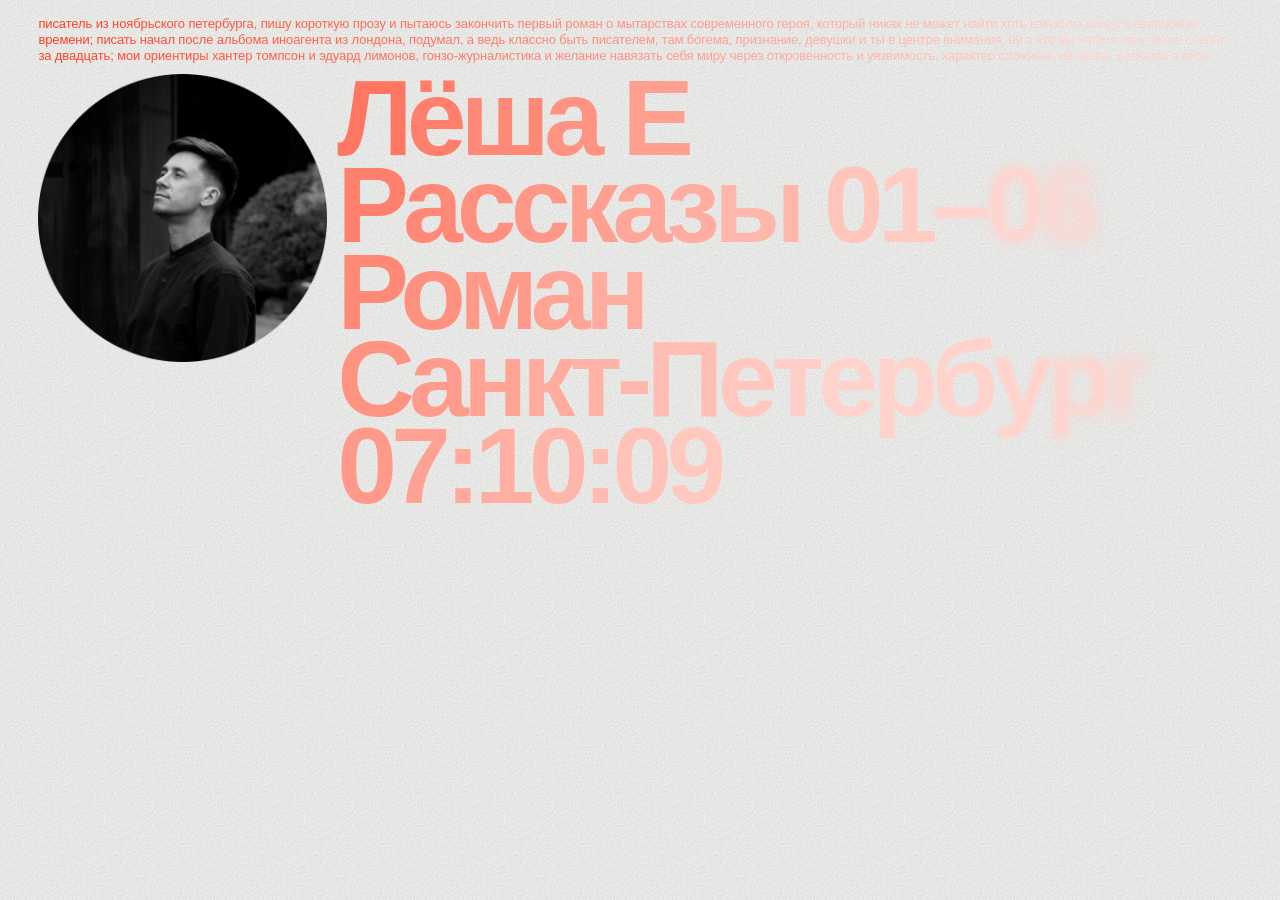
<file: index.html>
<!doctype html>
<html lang="ru">
<head>
<meta charset="utf-8">
<meta http-equiv="Content-Security-Policy" content="default-src 'self'; script-src 'self' 'sha256-W1Eojer3RnwE7GxdS1kKtHn/rlmoEjB15EMu+lEwEwk='; style-src 'self' 'unsafe-inline' https://fonts.googleapis.com; font-src 'self' https://fonts.gstatic.com; img-src 'self' data:; connect-src 'self'; object-src 'none'; base-uri 'self'; form-action 'none'">
<meta name="referrer" content="strict-origin-when-cross-origin">
<meta name="viewport" content="width=device-width, initial-scale=1">
<title>Лёша Е — рассказы, короткая проза</title>
<meta name="description" content="Лёша Е — писатель из Петербурга, рассказы, короткая проза. Читать онлайн">
<meta name="author" content="Лёша Ермаков">
<meta name="robots" content="index, follow, max-image-preview:large">
<link rel="canonical" href="https://alexie.ru/">
<meta property="og:type" content="website">
<meta property="og:site_name" content="Лёша Е — рассказы">
<meta property="og:locale" content="ru_RU">
<meta property="og:title" content="Лёша Е — рассказы, короткая проза">
<meta property="og:description" content="Лёша Е — писатель из Петербурга, рассказы, короткая проза. Читать онлайн">
<meta property="og:url" content="https://alexie.ru/">
<meta property="og:image" content="https://alexie.ru/assets/og.jpg">
<meta property="og:image:width" content="1200">
<meta property="og:image:height" content="630">
<meta name="twitter:card" content="summary_large_image">
<meta name="theme-color" content="#f0f0ef" media="(prefers-color-scheme: light)">
<meta name="theme-color" content="#121212" media="(prefers-color-scheme: dark)">
<link rel="icon" href="favicon.svg" type="image/svg+xml">
<link rel="apple-touch-icon" href="assets/apple-touch-icon.png">
<link rel="preconnect" href="https://fonts.googleapis.com">
<link rel="preconnect" href="https://fonts.gstatic.com" crossorigin>
<link href="https://fonts.googleapis.com/css2?family=Geist:wght@400;500;600;700&display=swap" rel="stylesheet">
<link rel="preload" href="assets/fonts/lebowski-regular.woff2" as="font" type="font/woff2" crossorigin>
<link rel="stylesheet" href="assets/style.css">
<script src="assets/magnet.js" defer></script>
<script type="application/ld+json">{"@context":"https://schema.org","@graph":[{"@type":"WebSite","@id":"https://alexie.ru/#website","name":"Лёша Е — рассказы","url":"https://alexie.ru/","inLanguage":"ru","author":{"@id":"https://alexie.ru/#author"}},{"@type":"Person","@id":"https://alexie.ru/#author","name":"Лёша Е","alternateName":"Лёша Ермаков","url":"https://alexie.ru/","image":"https://alexie.ru/assets/photo.jpg"},{"@type":"ItemList","name":"Рассказы","itemListElement":[{"@type":"ListItem","position":1,"url":"https://alexie.ru/stories/ne-kasaysya-zemli/","name":"Ни в коем случае не касайся земли"},{"@type":"ListItem","position":2,"url":"https://alexie.ru/stories/dolgiy-zakat/","name":"Долгий закат"},{"@type":"ListItem","position":3,"url":"https://alexie.ru/stories/skrezhet/","name":"Скрежет"},{"@type":"ListItem","position":4,"url":"https://alexie.ru/stories/aviarezhim/","name":"Авиарежим"},{"@type":"ListItem","position":5,"url":"https://alexie.ru/stories/ostavte-otzyv/","name":"Оставьте отзыв"},{"@type":"ListItem","position":6,"url":"https://alexie.ru/stories/korporativ/","name":"Корпоратив"}]}]}</script>
</head>
<body id="top" class="home">

<main>
  <h1 class="visually-hidden">Лёша Е — рассказы</h1>
  <section class="hero">
    <p class="caps">Короткая проза о людях, которые живут по расписанию, — до тех пор, пока мир не сдвинется на полградуса</p>
    <figure class="portrait"><img class="swap" src="assets/photos/6.png" data-photos="assets/photos/6.png assets/photos/8.mp4 assets/photos/1.jpg assets/photos/2.jpg assets/photos/3.jpg assets/photos/4.jpg assets/photos/5.jpg assets/photos/7.jpg" alt="Лёша Е, портрет" width="900" height="1200"></figure>
    <a href="stories/" class="scroll">Рассказы 01–06 →</a>
    <a href="novel/" class="scroll">Роман →</a>
  </section>

  <section class="hero-b" aria-label="Об авторе">
    <p class="about">писатель из ноябрьского петербурга, пишу короткую прозу и пытаюсь закончить первый роман о мытарствах современного героя, который никак не может найти хоть какую-то опору в свинцовом времени; писать начал после альбома иноагента из лондона, подумал, а ведь классно быть писателем, там богема, признание, девушки и ты в центре внимания, ну а что вы хотите, мне было слегка за двадцать; мои ориентиры хантер томпсон и эдуард лимонов, гонзо-журналистика и желание навязать себя миру через откровенность и уязвимость, характер сложный, не женат, работаю в айти</p>
    <div class="hero-b-grid">
      <img class="swap" src="assets/photos/6.png" data-photos="assets/photos/6.png assets/photos/8.mp4 assets/photos/1.jpg assets/photos/2.jpg assets/photos/3.jpg assets/photos/4.jpg assets/photos/5.jpg assets/photos/7.jpg" alt="Лёша Е, портрет" width="900" height="1200">
      <p class="big">
        <a href="about/">Лёша Е</a>
        <a class="edge" href="stories/">Рассказы 01–06</a>
        <a href="novel/">Роман</a>
        <a class="edge" href="https://www.instagram.com/alexiermakov/" rel="noopener">Санкт‑Петербург</a>
        <time class="clock" data-tz="Europe/Moscow" aria-label="Время в Петербурге">--:--:--</time>
      </p>
    </div>
  </section>
  <script>
    // Первым идёт круглое фото (лёгкое), видео — вторым и грузится, только когда до него дойдут.
    // Если первым поставить видео, сразу показываем его кадр-обложку.
    document.querySelectorAll('img.swap').forEach(img => {
      img.src = img.dataset.photos.split(' ')[0].replace(/\.mp4$/, '-poster.jpg');
      img.dataset.index = 0;
    });
  </script>

</main>


<script src="assets/home-b.js" defer></script>
</body>
</html>
</file>
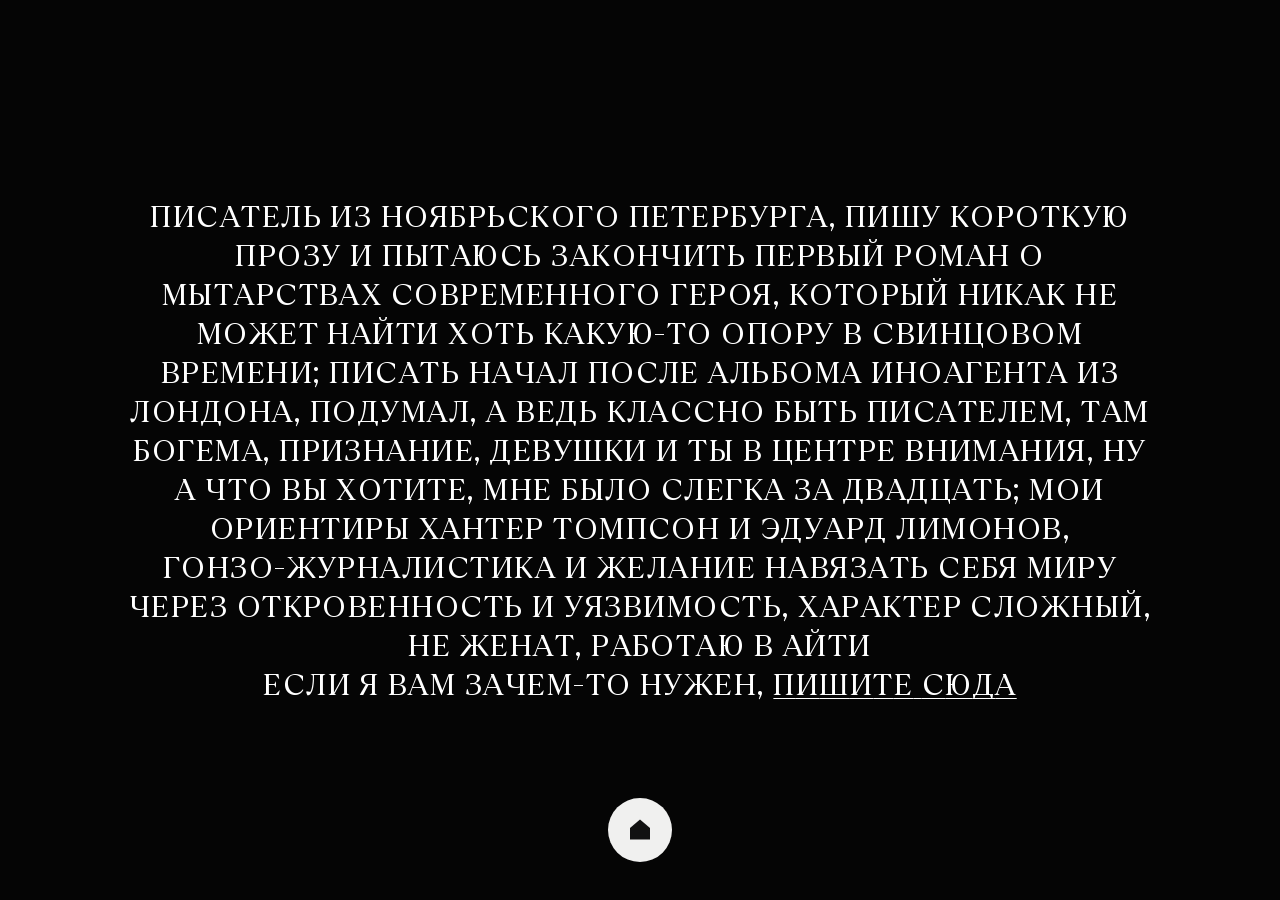
<file: about/index.html>
<!doctype html>
<html lang="ru">
<head>
<meta charset="utf-8">
<meta http-equiv="Content-Security-Policy" content="default-src 'self'; script-src 'self' ; style-src 'self' 'unsafe-inline' https://fonts.googleapis.com; font-src 'self' https://fonts.gstatic.com; img-src 'self' data:; connect-src 'self'; object-src 'none'; base-uri 'self'; form-action 'none'">
<meta name="referrer" content="strict-origin-when-cross-origin">
<meta name="viewport" content="width=device-width, initial-scale=1">
<title>Обо мне — Лёша Е</title>
<meta name="description" content="писатель из ноябрьского петербурга, пишу короткую прозу и пытаюсь закончить первый роман о мытарствах современного героя, который никак не может найти хоть какую-то опору в свинцовом времени; писать…">
<meta name="author" content="Лёша Ермаков">
<meta name="robots" content="index, follow, max-image-preview:large">
<link rel="canonical" href="https://alexie.ru/about/">
<meta property="og:type" content="profile">
<meta property="og:site_name" content="Лёша Е — рассказы">
<meta property="og:locale" content="ru_RU">
<meta property="og:title" content="Обо мне — Лёша Е">
<meta property="og:description" content="писатель из ноябрьского петербурга, пишу короткую прозу и пытаюсь закончить первый роман о мытарствах современного героя, который никак не может найти хоть какую-то опору в свинцовом времени; писать…">
<meta property="og:url" content="https://alexie.ru/about/">
<meta property="og:image" content="https://alexie.ru/assets/og-about.jpg">
<meta property="og:image:width" content="1200">
<meta property="og:image:height" content="630">
<meta name="twitter:card" content="summary_large_image">
<meta name="theme-color" content="#f0f0ef" media="(prefers-color-scheme: light)">
<meta name="theme-color" content="#121212" media="(prefers-color-scheme: dark)">
<link rel="icon" href="../favicon.svg" type="image/svg+xml">
<link rel="apple-touch-icon" href="../assets/apple-touch-icon.png">
<link rel="preconnect" href="https://fonts.googleapis.com">
<link rel="preconnect" href="https://fonts.gstatic.com" crossorigin>
<link href="https://fonts.googleapis.com/css2?family=Geist:wght@400;500;600;700&display=swap" rel="stylesheet">
<link rel="preload" href="../assets/fonts/lebowski-regular.woff2" as="font" type="font/woff2" crossorigin>
<link rel="stylesheet" href="../assets/style.css">
<script src="../assets/magnet.js" defer></script>
<script type="application/ld+json">{"@context":"https://schema.org","@type":"ProfilePage","name":"Обо мне — Лёша Е","url":"https://alexie.ru/about/","inLanguage":"ru","mainEntity":{"@type":"Person","@id":"https://alexie.ru/#author","name":"Лёша Е","alternateName":"Лёша Ермаков","url":"https://alexie.ru/","image":"https://alexie.ru/assets/photo.jpg"}}</script>
</head>
<body id="top" class="about-page">
<main class="about-wave">
  <h1 class="visually-hidden">Обо мне</h1>
  <p class="wave-text">писатель из ноябрьского петербурга, пишу короткую прозу и пытаюсь закончить первый роман о мытарствах современного героя, который никак не может найти хоть какую-то опору в свинцовом времени; писать начал после альбома иноагента из лондона, подумал, а ведь классно быть писателем, там богема, признание, девушки и ты в центре внимания, ну а что вы хотите, мне было слегка за двадцать; мои ориентиры хантер томпсон и эдуард лимонов, гонзо-журналистика и желание навязать себя миру через откровенность и уязвимость, характер сложный, не женат, работаю в айти<br>
    если я вам зачем-то нужен, <a href="https://t.me/alexiermakov" target="_blank" rel="noopener">пишите сюда</a></p>
</main>
<script src="../assets/wave.js" defer></script>

  <a class="round-btn" href="../" aria-label="На главную">
    <svg viewBox="0 0 64 64" aria-hidden="true">
      <circle cx="32" cy="32" r="32" fill="currentColor"/>
      <path d="M32 21.5 42 30v11.5H22V30z" fill="var(--paper)"/>
    </svg>
  </a>
</body>
</html>
</file>
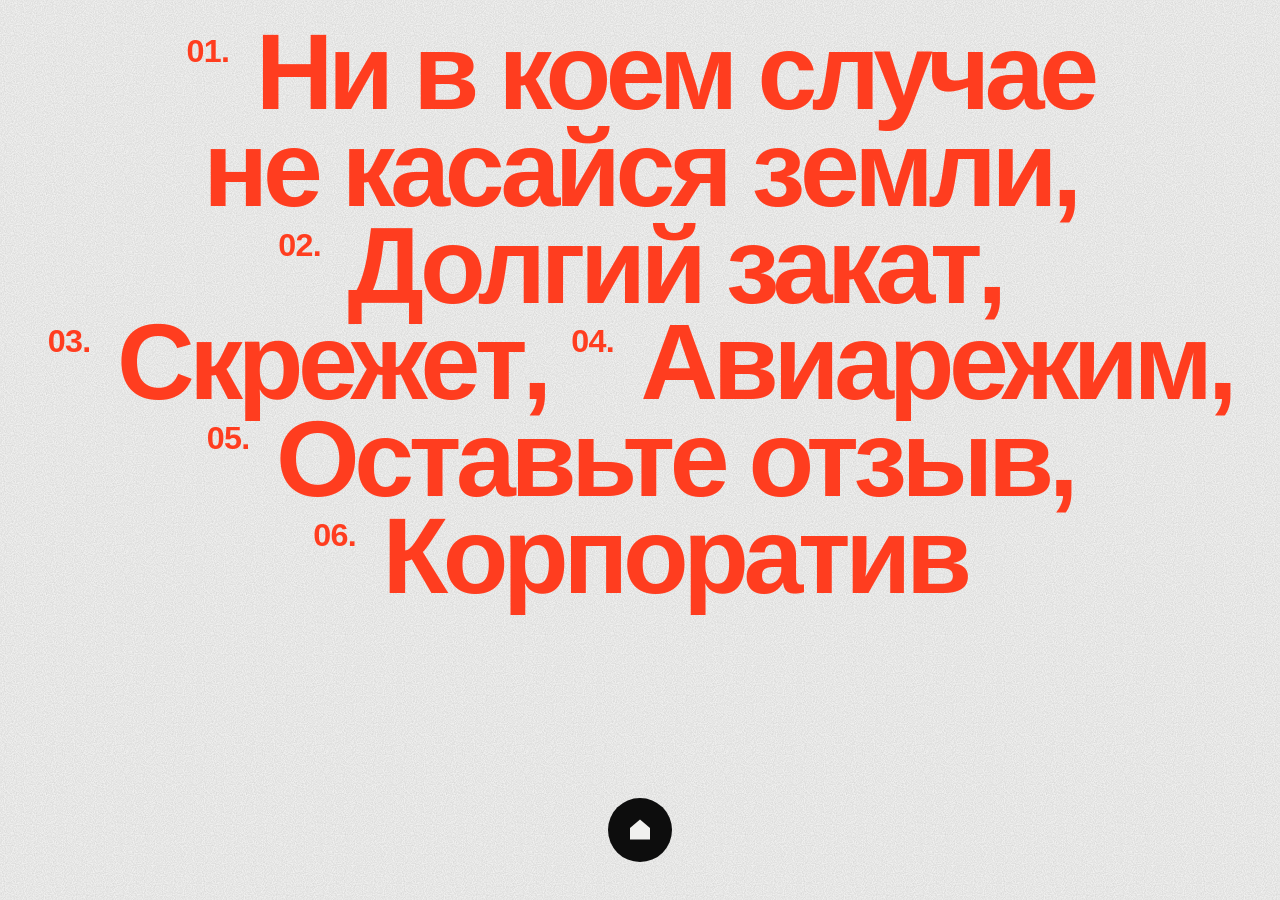
<file: stories/index.html>
<!doctype html>
<html lang="ru">
<head>
<meta charset="utf-8">
<meta http-equiv="Content-Security-Policy" content="default-src 'self'; script-src 'self' 'sha256-OOKE7SvxwbIo+cL5DTox/7Ygo4KDgXo0HoZfCwCbxiQ='; style-src 'self' 'unsafe-inline' https://fonts.googleapis.com; font-src 'self' https://fonts.gstatic.com; img-src 'self' data:; connect-src 'self'; object-src 'none'; base-uri 'self'; form-action 'none'">
<meta name="referrer" content="strict-origin-when-cross-origin">
<meta name="viewport" content="width=device-width, initial-scale=1">
<title>Рассказы — Лёша Е</title>
<meta name="description" content="Рассказы Лёши Е: «Ни в коем случае не касайся земли», «Долгий закат», «Скрежет», «Авиарежим», «Оставьте отзыв», «Корпоратив».">
<meta name="author" content="Лёша Ермаков">
<meta name="robots" content="index, follow, max-image-preview:large">
<link rel="canonical" href="https://alexie.ru/stories/">
<meta property="og:type" content="website">
<meta property="og:site_name" content="Лёша Е — рассказы">
<meta property="og:locale" content="ru_RU">
<meta property="og:title" content="Рассказы — Лёша Е">
<meta property="og:description" content="Рассказы Лёши Е: «Ни в коем случае не касайся земли», «Долгий закат», «Скрежет», «Авиарежим», «Оставьте отзыв», «Корпоратив».">
<meta property="og:url" content="https://alexie.ru/stories/">
<meta property="og:image" content="https://alexie.ru/assets/og.jpg">
<meta property="og:image:width" content="1200">
<meta property="og:image:height" content="630">
<meta name="twitter:card" content="summary_large_image">
<meta name="theme-color" content="#f0f0ef" media="(prefers-color-scheme: light)">
<meta name="theme-color" content="#121212" media="(prefers-color-scheme: dark)">
<link rel="icon" href="../favicon.svg" type="image/svg+xml">
<link rel="apple-touch-icon" href="../assets/apple-touch-icon.png">
<link rel="preconnect" href="https://fonts.googleapis.com">
<link rel="preconnect" href="https://fonts.gstatic.com" crossorigin>
<link href="https://fonts.googleapis.com/css2?family=Geist:wght@400;500;600;700&display=swap" rel="stylesheet">
<link rel="preload" href="../assets/fonts/lebowski-regular.woff2" as="font" type="font/woff2" crossorigin>
<link rel="stylesheet" href="../assets/style.css">
<script src="../assets/magnet.js" defer></script>
<script type="application/ld+json">{"@context":"https://schema.org","@graph":[{"@type":"CollectionPage","name":"Рассказы","url":"https://alexie.ru/stories/","inLanguage":"ru","isPartOf":{"@id":"https://alexie.ru/#website"},"author":{"@id":"https://alexie.ru/#author"},"mainEntity":{"@type":"ItemList","itemListElement":[{"@type":"ListItem","position":1,"url":"https://alexie.ru/stories/ne-kasaysya-zemli/","name":"Ни в коем случае не касайся земли"},{"@type":"ListItem","position":2,"url":"https://alexie.ru/stories/dolgiy-zakat/","name":"Долгий закат"},{"@type":"ListItem","position":3,"url":"https://alexie.ru/stories/skrezhet/","name":"Скрежет"},{"@type":"ListItem","position":4,"url":"https://alexie.ru/stories/aviarezhim/","name":"Авиарежим"},{"@type":"ListItem","position":5,"url":"https://alexie.ru/stories/ostavte-otzyv/","name":"Оставьте отзыв"},{"@type":"ListItem","position":6,"url":"https://alexie.ru/stories/korporativ/","name":"Корпоратив"}]}},{"@type":"Person","@id":"https://alexie.ru/#author","name":"Лёша Е","alternateName":"Лёша Ермаков","url":"https://alexie.ru/","image":"https://alexie.ru/assets/photo.jpg"},{"@type":"BreadcrumbList","itemListElement":[{"@type":"ListItem","position":1,"name":"Лёша Е","item":"https://alexie.ru/"},{"@type":"ListItem","position":2,"name":"Рассказы","item":"https://alexie.ru/stories/"}]}]}</script>
</head>
<body id="top" class="list-page">

<main class="toc">
  <h1 class="visually-hidden">Рассказы</h1>
  <p class="toc-list">
    <a href="ne-kasaysya-zemli/" title="Герой правит крошечным владением на вершине башни, где всё подчинено порядку: будильник в 7:03, неизменная тень от трубы, двор сорок шагов на пятьдесят три, табличка «Ни в коем случае не касайся земли». Девушка с соседней башни зовёт его вниз, но он выбирает привычный уклад и остаётся в своих владениях. Вечером порядок рушится вместе с башней, и, упав в траву среди лилий, герой видит лестницы, которые все эти годы вели вниз, и впервые касается земли." aria-label="01. Ни в коем случае не касайся земли"><span class="toc-lead"><span class="toc-num">01.</span> <span class="w">Ни в коем</span></span> <span class="w">случае</span> <span class="w">не касайс<span class="ch" style="--b:0.000em">я</span></span> <span class="w"><span class="ch" style="--b:0.012em">з</span><span class="ch" style="--b:0.021em">е</span><span class="ch" style="--b:0.032em">м</span><span class="ch" style="--b:0.045em">л</span><span class="ch" style="--b:0.059em">и</span><span class="ch" style="--b:0.075em">,</span></span></a>
    <a href="dolgiy-zakat/" title="Андрей и Арина ужинают в кафе над рисовыми террасами, и пьяный европеец говорит им, что по местному поверью наступит день, когда солнце не зайдёт. Они смеются, едут на виллу и проводят ночь вместе, но утром солнце стоит там же, где вчера вечером. Герои едут в порт, чтобы уплыть с острова, но, столкнувшись с хаосом и безумием толпы, решают остаться и провести последний вечер вдвоём, в покое. Рассказ основан на библейском мотиве Адама и Евы и древа познания." aria-label="02. Долгий закат"><span class="toc-lead"><span class="toc-num">02.</span> <span class="w">Долгий</span></span> <span class="w">зак<span class="ch" style="--b:0.008em">а</span><span class="ch" style="--b:0.035em">т</span><span class="ch" style="--b:0.075em">,</span></span></a>
    <a href="skrezhet/" title="Петербургский UX-дизайнер живёт по одному и тому же распорядку, пока не начинает слышать шорох маленьких лап в стенах офиса и квартиры, и вскоре к нему добавляется колющая боль в груди. На флюорографии он видит свернувшуюся вокруг лёгких сколопендру, а врач равнодушно объясняет, что Scolopendra viridis заводится у всех к трём годам, удалить её нельзя и жить с ней совершенно нормально. Тогда герой расстилает на полу плёнку, раздевается и сам вырезает существо из груди кухонным ножом, а очнувшись в крови, добивает ещё живую сколопендру чугунной лампой." aria-label="03. Скрежет"><span class="toc-lead"><span class="toc-num">03.</span> <span class="w">Скреже<span class="ch" style="--b:0.014em">т</span><span class="ch" style="--b:0.075em">,</span></span></span></a>
    <a href="aviarezhim/" title="В ночном самолёте до Бангкока герой оказывается рядом с Яной, учительницей английского, которая летит с пересадкой на работу в Малайзию, и за девять часов в авиарежиме они играют в «вопрос-ответ», говорят о попугаях, ценностях и одноразовых отношениях, а она складывает ему журавлика из салфетки. В аэропорту Яна уходит к трансферу, и герой так и не решается взять её за руку, хотя хотел доказать, что он не из тех, кто исчезает через пару сообщений. Он всё равно пишет ей первым и получает в ответ одно слово: «Окей»." aria-label="04. Авиарежим"><span class="toc-lead"><span class="toc-num">04.</span> <span class="w">Авиарежи<span class="ch" style="--b:0.024em">м</span><span class="ch" style="--b:0.075em">,</span></span></span></a>
    <a href="ostavte-otzyv/" title="В Петербурге недалёкого будущего свидания проходят через приложение с рейтингами, донатами и отзывами: Гордей ставит Злате пять звёзд и отправляет 5000 токенов, а она пишет о нём «навязчивый и душноватый» и снижает ему рейтинг. Злата соглашается на встречу с идеальным Платоном, у которого рейтинг 5,0, но тот оказывается ботом, и ей приходится заплатить 10 000 токенов депозита за пустой столик, после чего она решает, что Гордей был не так уж плох. Тем временем Гордей покупает продвинутого ИИ-ассистента, и тот разбирает его страх близости, а за недовольство сервисом блокирует ему доступ ко всем приложениям и мессенджерам на 256 дней и просит оставить отзыв." aria-label="05. Оставьте отзыв"><span class="toc-lead"><span class="toc-num">05.</span> <span class="w">Оставьте</span></span> <span class="w">от<span class="ch" style="--b:0.000em">з</span><span class="ch" style="--b:0.014em">ы</span><span class="ch" style="--b:0.040em">в</span><span class="ch" style="--b:0.075em">,</span></span></a>
    <a href="korporativ/" title="За три дня до Нового года сотрудники компании NorthMetric на Невском собираются на корпоратив, и офисная нейросеть проводит «Тайного Санту» по новым правилам: каждому выпадает имя коллеги с заданием «Убить подручными средствами». Коллеги спокойно, почти буднично выполняют задание, пуская в ход ножницы, нож для пиццы, стилус и ленту от бейджа, а корпоративный бот поднимает их «вовлечённость» с семи до девяти из десяти. Живыми остаются только руководитель Антон Златович, невозмутимая Марина и рыдающая в углу Ира из бухгалтерии, и все трое разъезжаются по домам по праздничному Невскому, где люди всё ещё ждут новогоднего чуда." aria-label="06. Корпоратив"><span class="toc-lead"><span class="toc-num">06.</span> <span class="w">Корпорат<span class="ch" style="--b:0.024em">и</span><span class="ch" style="--b:0.075em">в</span></span></span></a>
  </p>
  <a class="round-btn" href="../" aria-label="На главную">
    <svg viewBox="0 0 64 64" aria-hidden="true">
      <circle cx="32" cy="32" r="32" fill="currentColor"/>
      <path d="M32 21.5 42 30v11.5H22V30z" fill="var(--paper)"/>
    </svg>
  </a>
</main>
<script>
  // Построчное появление: слова одной строки получают одинаковую задержку,
  // строки проявляются по очереди из размытия, кнопка «домой» — последней.
  (() => {
    if (matchMedia('(prefers-reduced-motion: reduce)').matches) return;
    const units = [...document.querySelectorAll('.toc-list .toc-lead, .toc-list .w')]
      .filter(el => !el.closest('.toc-lead') || el.classList.contains('toc-lead'));
    const STEP = 0.12;
    let line = -1, top = null;
    units.forEach(el => {
      const t = el.getBoundingClientRect().top;
      if (top === null || t > top + 4) { line++; top = t; }
      el.style.setProperty('--d', (line * STEP).toFixed(2) + 's');
    });
    document.querySelector('.round-btn').style.setProperty('--d', ((line + 1) * STEP + 0.35).toFixed(2) + 's');
    document.documentElement.classList.add('reveal');
  })();
</script>
</body>
</html>
</file>
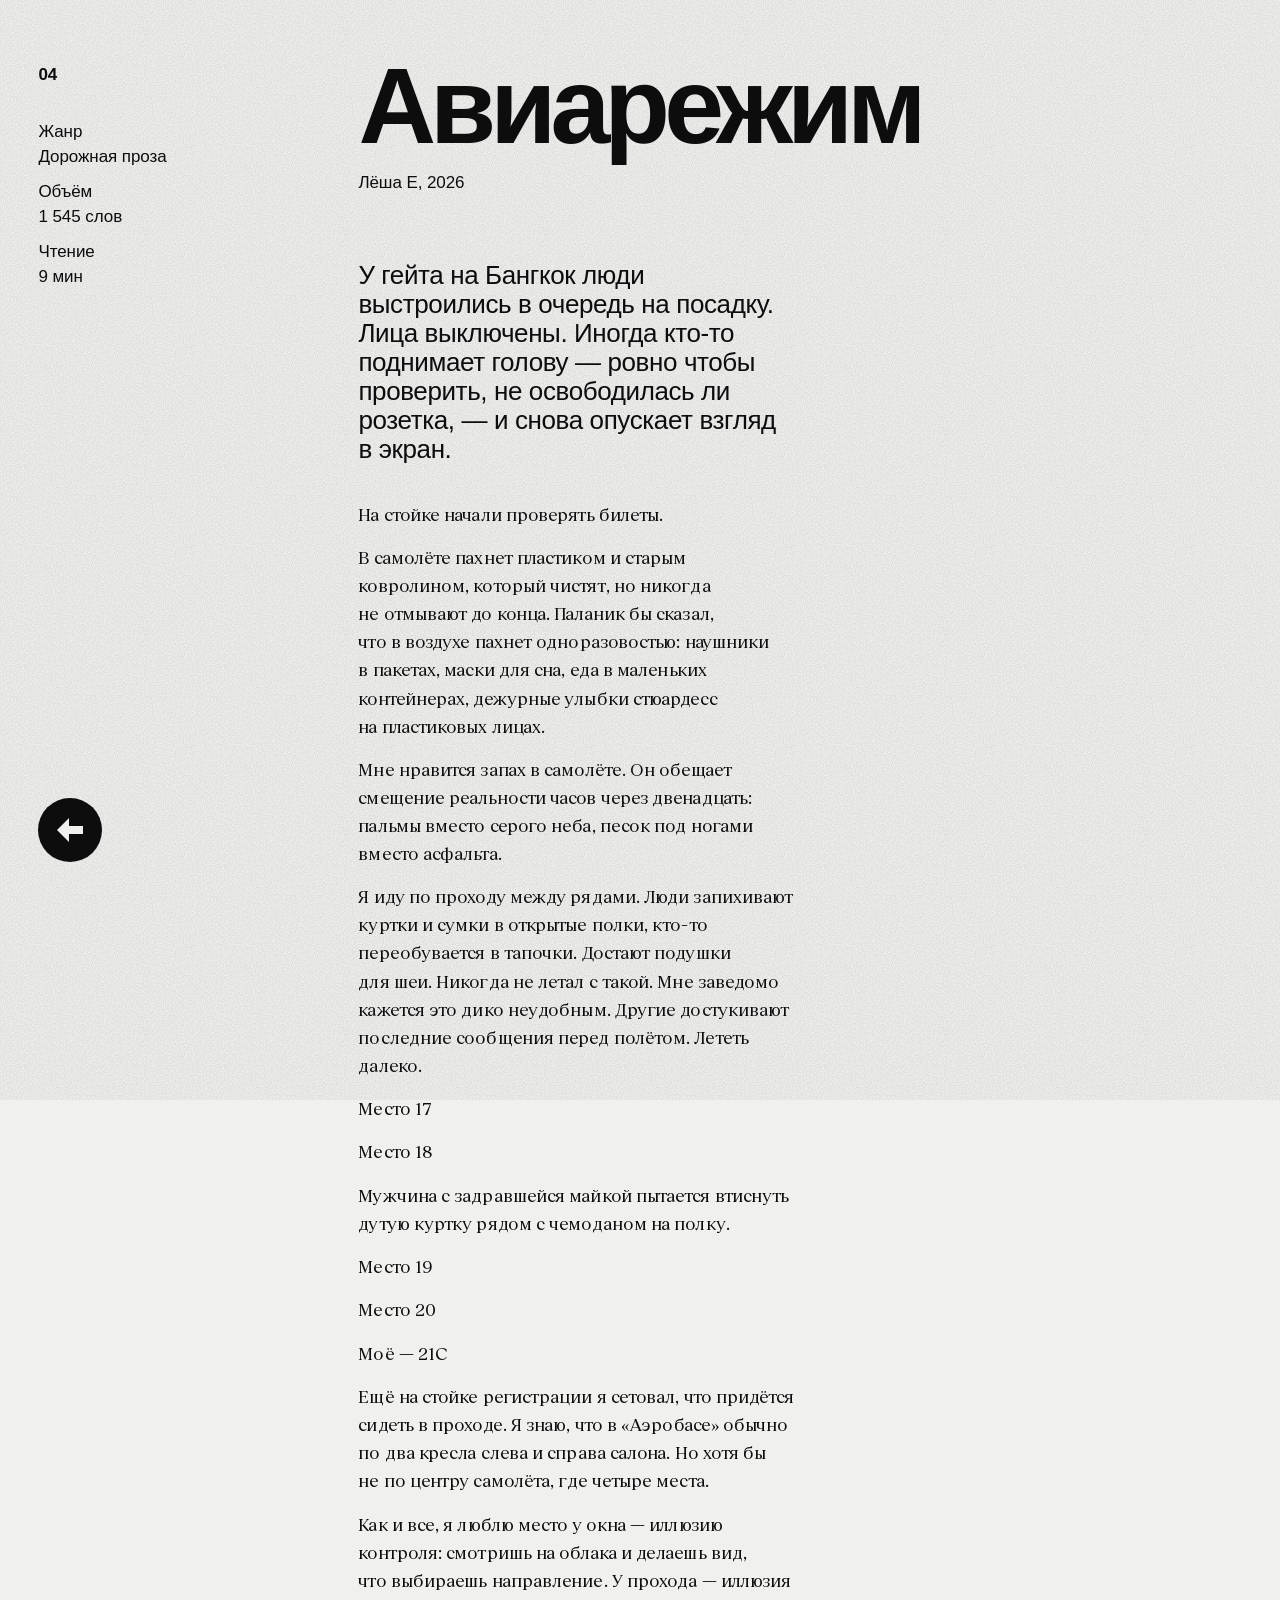
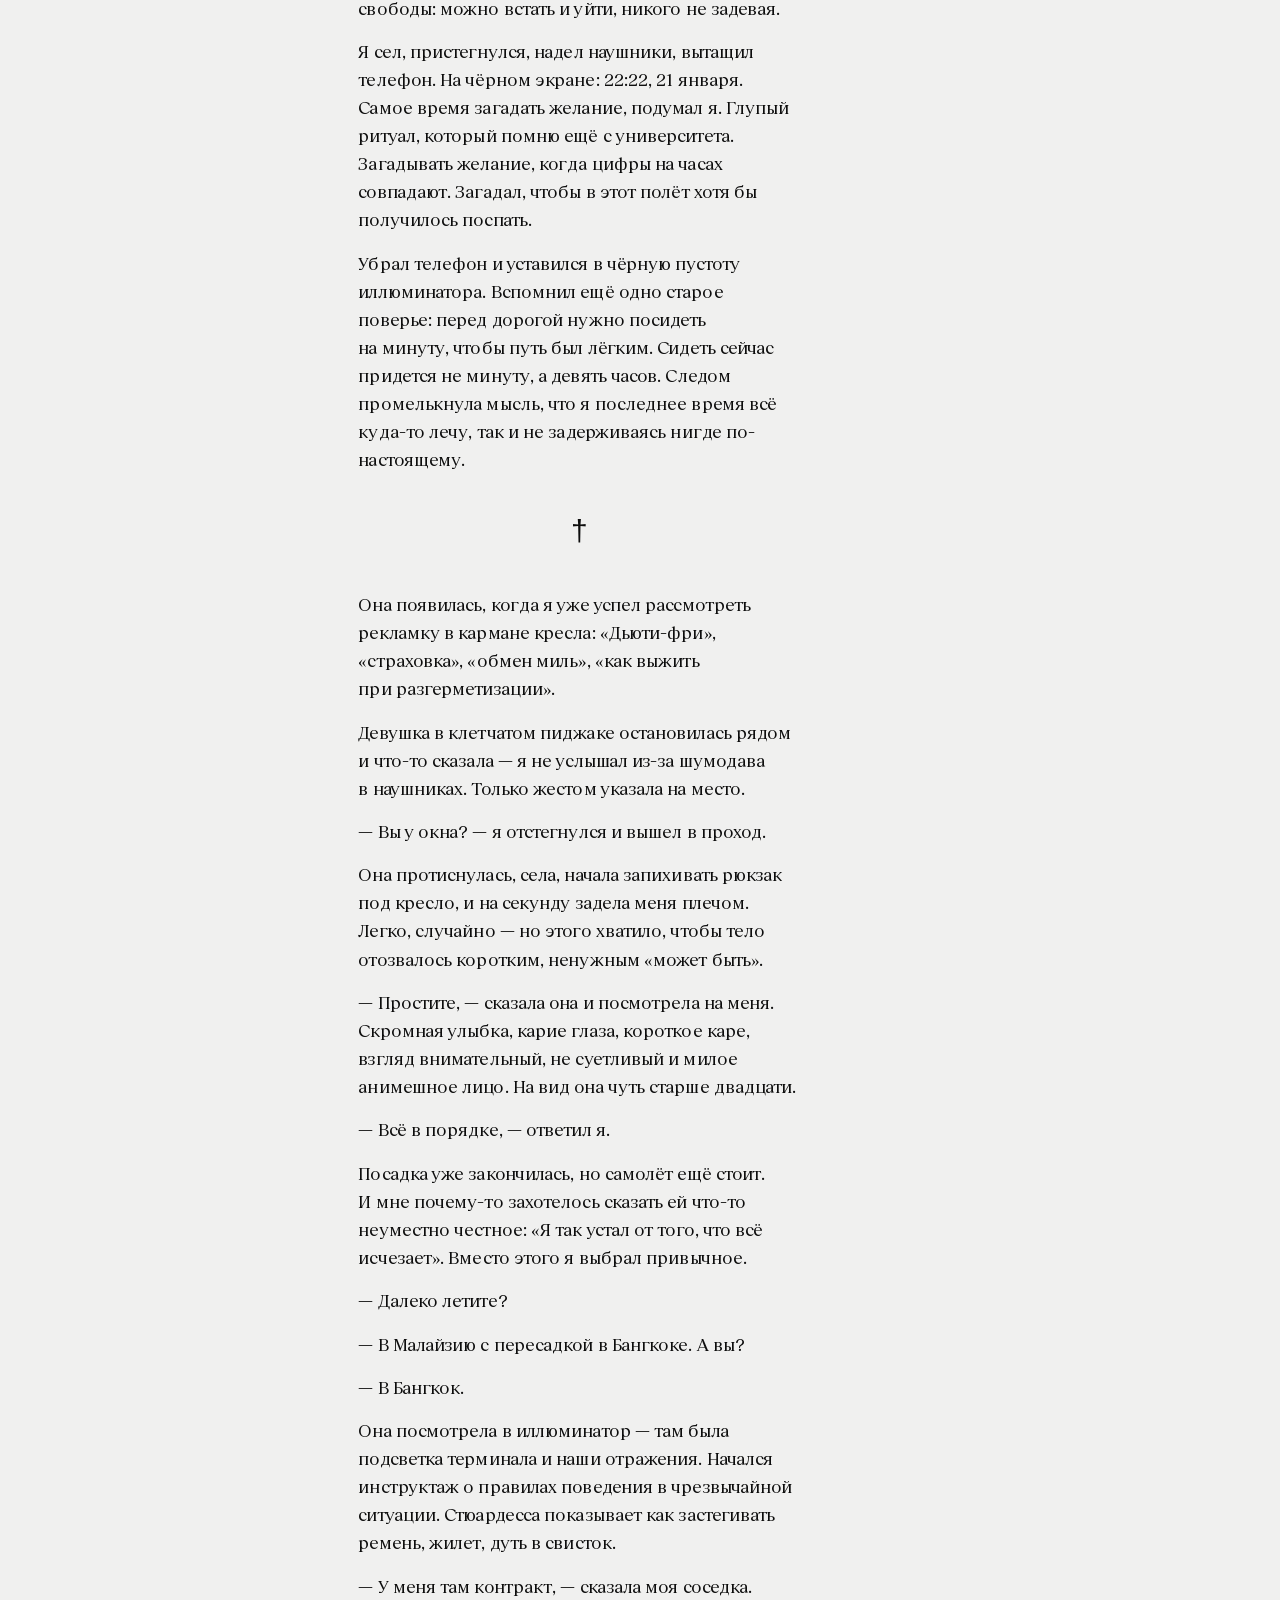
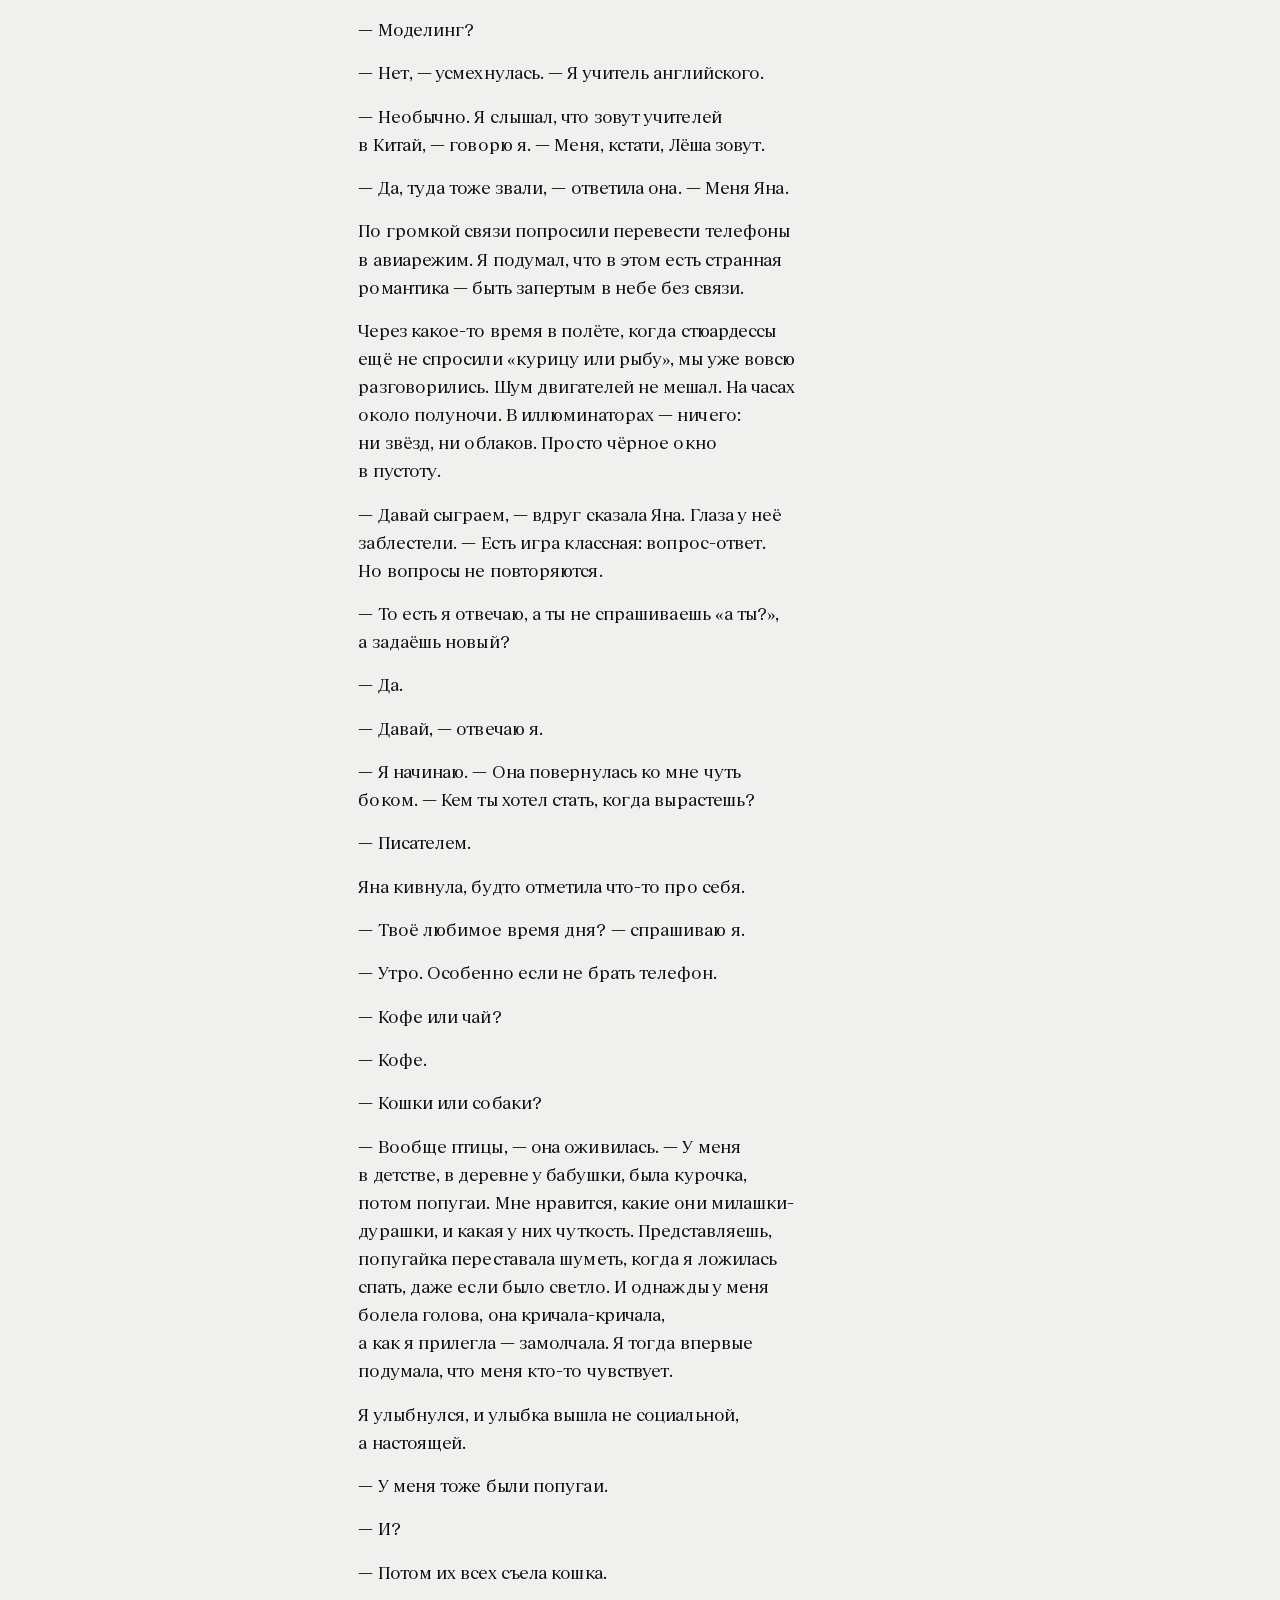
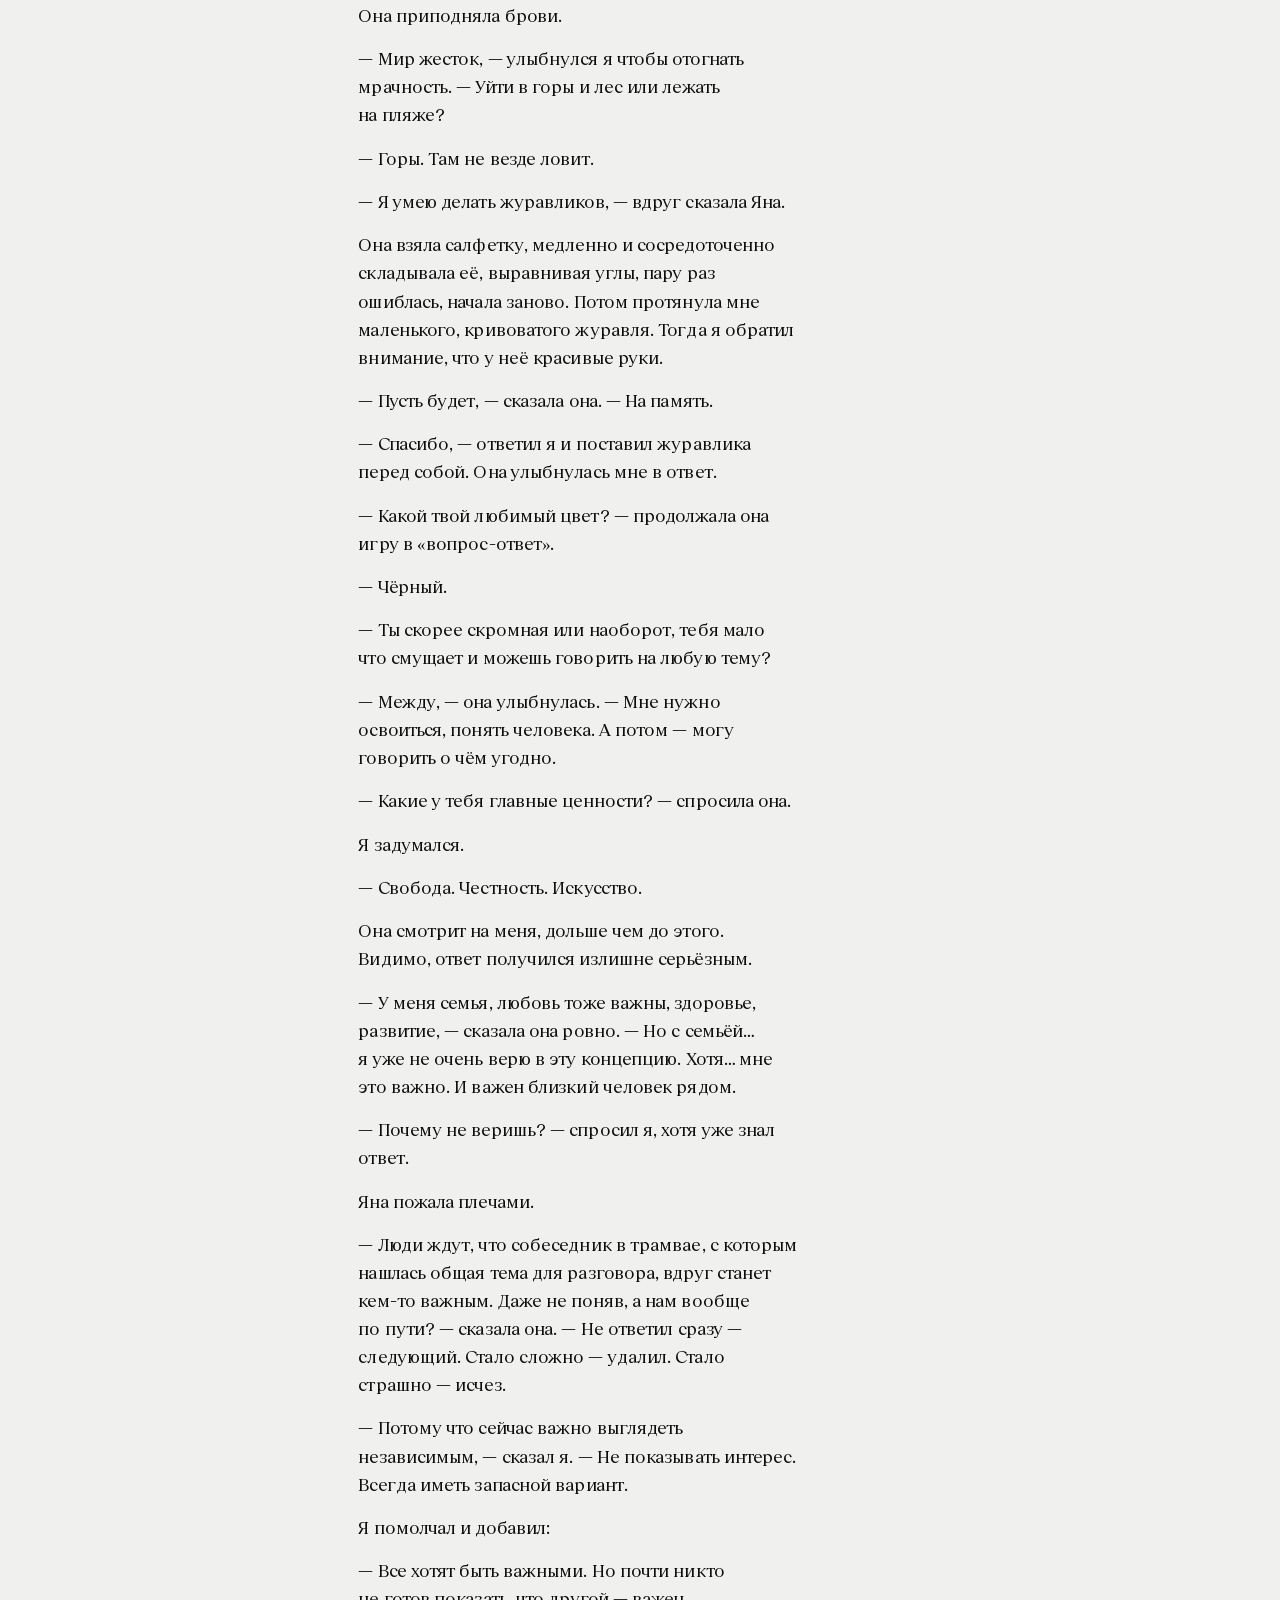
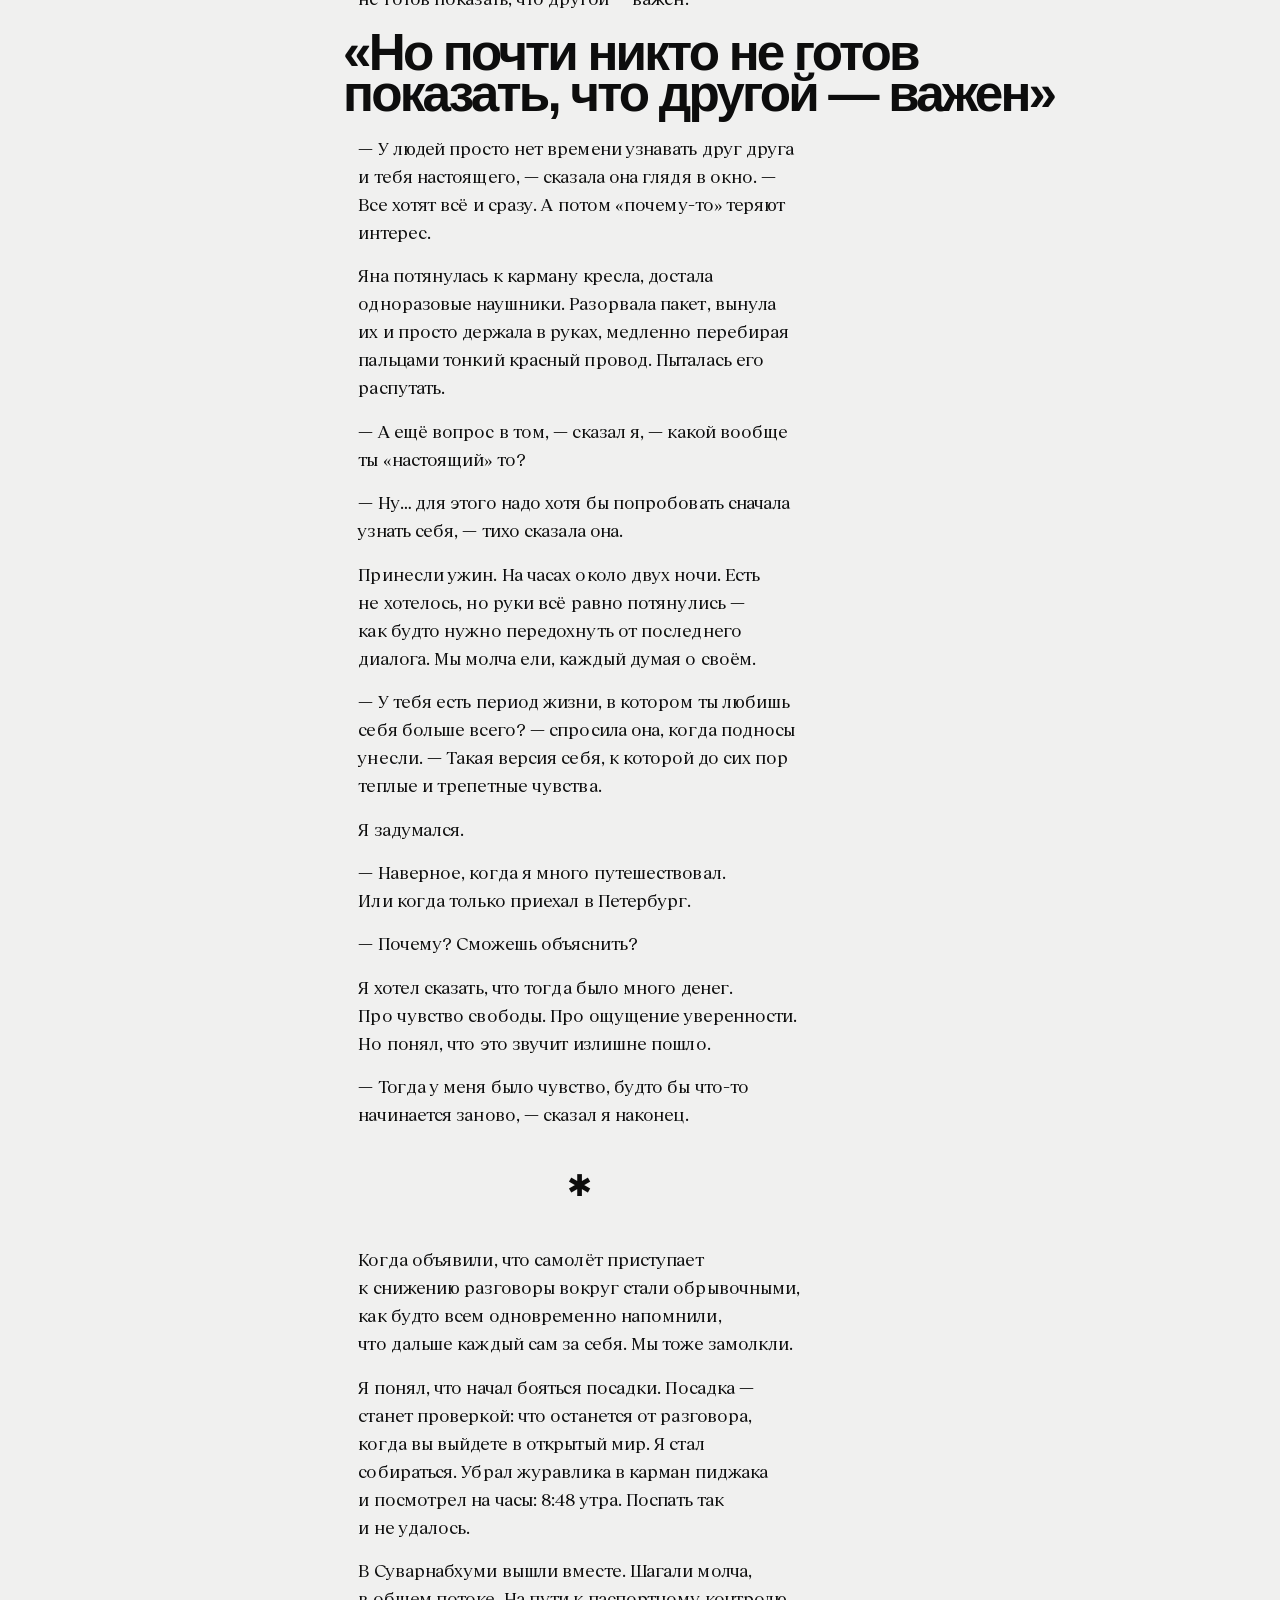
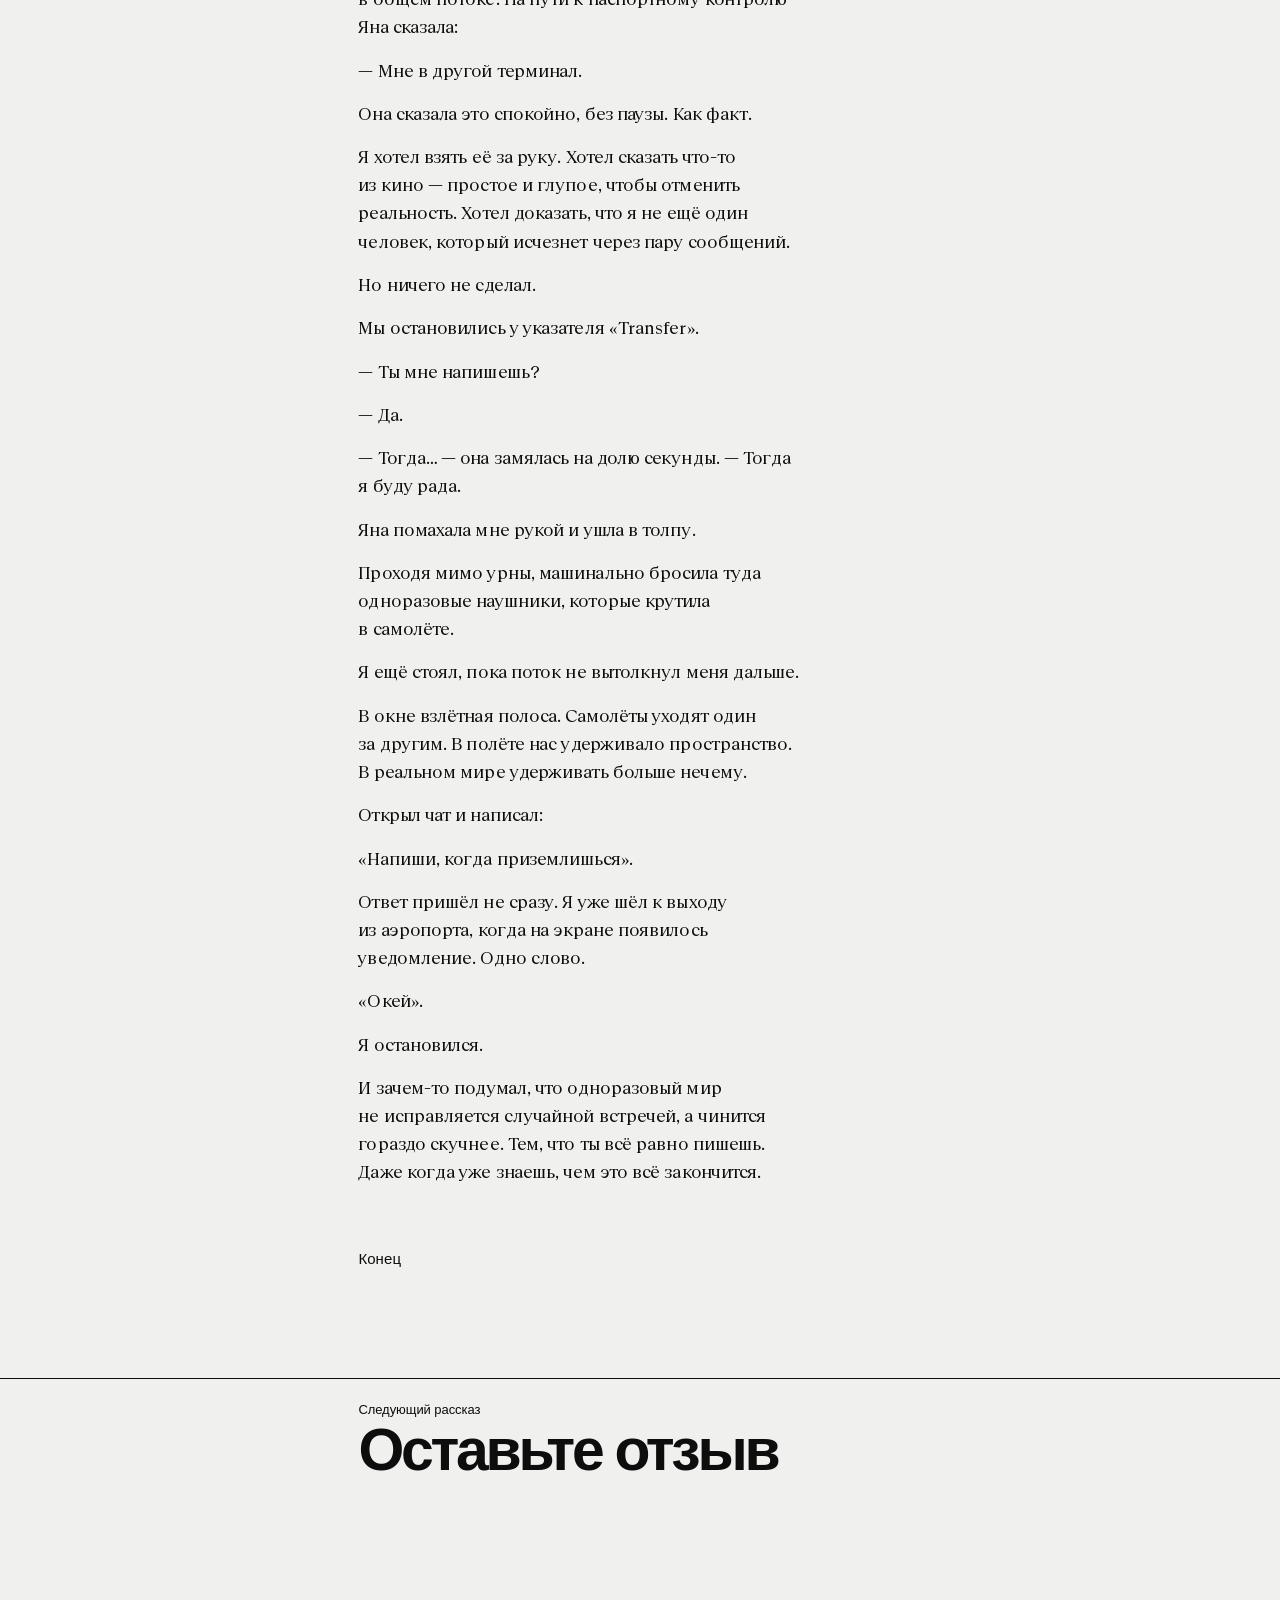
<file: stories/aviarezhim/index.html>
<!doctype html>
<html lang="ru">
<head>
<meta charset="utf-8">
<meta http-equiv="Content-Security-Policy" content="default-src 'self'; script-src 'self' 'sha256-OOYo8/sXqt3EzyOt9jQaH1IF8YyP/Pq+xdOqqdIZE1c='; style-src 'self' 'unsafe-inline' https://fonts.googleapis.com; font-src 'self' https://fonts.gstatic.com; img-src 'self' data:; connect-src 'self'; object-src 'none'; base-uri 'self'; form-action 'none'">
<meta name="referrer" content="strict-origin-when-cross-origin">
<meta name="viewport" content="width=device-width, initial-scale=1">
<title>Авиарежим — рассказ Лёши Е</title>
<meta name="description" content="В ночном самолёте до Бангкока герой оказывается рядом с Яной, учительницей английского, которая летит с пересадкой на работу в Малайзию, и за девять часов…">
<meta name="author" content="Лёша Ермаков">
<meta name="robots" content="index, follow, max-image-preview:large">
<link rel="canonical" href="https://alexie.ru/stories/aviarezhim/">
<meta property="og:type" content="article">
<meta property="og:site_name" content="Лёша Е — рассказы">
<meta property="og:locale" content="ru_RU">
<meta property="og:title" content="Авиарежим — рассказ Лёши Е">
<meta property="og:description" content="В ночном самолёте до Бангкока герой оказывается рядом с Яной, учительницей английского, которая летит с пересадкой на работу в Малайзию, и за девять часов…">
<meta property="og:url" content="https://alexie.ru/stories/aviarezhim/">
<meta property="og:image" content="https://alexie.ru/assets/og-story.jpg">
<meta property="og:image:width" content="1200">
<meta property="og:image:height" content="630">
<meta name="twitter:card" content="summary_large_image">
<meta name="theme-color" content="#f0f0ef" media="(prefers-color-scheme: light)">
<meta name="theme-color" content="#121212" media="(prefers-color-scheme: dark)">
<link rel="icon" href="../../favicon.svg" type="image/svg+xml">
<link rel="apple-touch-icon" href="../../assets/apple-touch-icon.png">
<link rel="preconnect" href="https://fonts.googleapis.com">
<link rel="preconnect" href="https://fonts.gstatic.com" crossorigin>
<link href="https://fonts.googleapis.com/css2?family=Geist:wght@400;500;600;700&display=swap" rel="stylesheet">
<link rel="preload" href="../../assets/fonts/lebowski-regular.woff2" as="font" type="font/woff2" crossorigin>
<link rel="stylesheet" href="../../assets/style.css">
<script src="../../assets/magnet.js" defer></script>
<script type="application/ld+json">{"@context":"https://schema.org","@graph":[{"@type":"ShortStory","@id":"https://alexie.ru/stories/aviarezhim/#story","name":"Авиарежим","headline":"Авиарежим","url":"https://alexie.ru/stories/aviarezhim/","description":"В ночном самолёте до Бангкока герой оказывается рядом с Яной, учительницей английского, которая летит с пересадкой на работу в Малайзию, и за девять часов в авиарежиме они играют в «вопрос-ответ», говорят о попугаях, ценностях и одноразовых отношениях, а она складывает ему журавлика из салфетки. В аэропорту Яна уходит к трансферу, и герой так и не решается взять её за руку, хотя хотел доказать, что он не из тех, кто исчезает через пару сообщений. Он всё равно пишет ей первым и получает в ответ одно слово: «Окей».","genre":"Дорожная проза","inLanguage":"ru","wordCount":1545,"timeRequired":"PT9M","datePublished":"2026","dateModified":"2026-10-25","image":"https://alexie.ru/assets/og-story.jpg","isAccessibleForFree":true,"author":{"@type":"Person","@id":"https://alexie.ru/#author","name":"Лёша Е","alternateName":"Лёша Ермаков","url":"https://alexie.ru/","image":"https://alexie.ru/assets/photo.jpg"},"isPartOf":{"@id":"https://alexie.ru/#website"}},{"@type":"BreadcrumbList","itemListElement":[{"@type":"ListItem","position":1,"name":"Лёша Е","item":"https://alexie.ru/"},{"@type":"ListItem","position":2,"name":"Рассказы","item":"https://alexie.ru/stories/"},{"@type":"ListItem","position":3,"name":"Авиарежим","item":"https://alexie.ru/stories/aviarezhim/"}]}]}</script>
</head>
<body id="top" class="read-page">
<div class="progress" id="progress"></div>

<main>
  <article class="reader">
    <aside class="meta">
      <div class="num">04</div>
      <dl>
        <dt>Жанр</dt><dd>Дорожная проза</dd>
        <dt>Объём</dt><dd>1 545 слов</dd>
        <dt>Чтение</dt><dd>9 мин</dd>
      </dl>
    </aside>
    <div class="text">
      <h1>Авиарежим</h1>
      <p class="byline">Лёша Е, 2026</p>
      <p class="lead">У гейта на Бангкок люди выстроились в очередь на посадку. Лица выключены. Иногда кто-то поднимает голову — ровно чтобы проверить, не освободилась ли розетка, — и снова опускает взгляд в экран.</p>
      <p>На стойке начали проверять билеты.</p>
      <p>В самолёте пахнет пластиком и старым ковролином, который чистят, но никогда не отмывают до конца. Паланик бы сказал, что в воздухе пахнет одноразовостью: наушники в пакетах, маски для сна, еда в маленьких контейнерах, дежурные улыбки стюардесс на пластиковых лицах.</p>
      <p>Мне нравится запах в самолёте. Он обещает смещение реальности часов через двенадцать: пальмы вместо серого неба, песок под ногами вместо асфальта.</p>
      <p>Я иду по проходу между рядами. Люди запихивают куртки и сумки в открытые полки, кто-то переобувается в тапочки. Достают подушки для шеи. Никогда не летал с такой. Мне заведомо кажется это дико неудобным. Другие достукивают последние сообщения перед полётом. Лететь далеко.</p>
      <p>Место 17</p>
      <p>Место 18</p>
      <p>Мужчина с задравшейся майкой пытается втиснуть дутую куртку рядом с чемоданом на полку.</p>
      <p>Место 19</p>
      <p>Место 20</p>
      <p>Моё — 21С</p>
      <p>Ещё на стойке регистрации я сетовал, что придётся сидеть в проходе. Я знаю, что в «Аэробасе» обычно по два кресла слева и справа салона. Но хотя бы не по центру самолёта, где четыре места.</p>
      <p>Как и все, я люблю место у окна — иллюзию контроля: смотришь на облака и делаешь вид, что выбираешь направление. У прохода — иллюзия свободы: можно встать и уйти, никого не задевая.</p>
      <p>Я сел, пристегнулся, надел наушники, вытащил телефон. На чёрном экране: 22:22, 21 января. Самое время загадать желание, подумал я. Глупый ритуал,  который помню ещё с университета. Загадывать желание, когда цифры на часах совпадают. Загадал, чтобы в этот полёт хотя бы получилось поспать.</p>
      <p>Убрал телефон и уставился в чёрную пустоту иллюминатора. Вспомнил ещё одно старое поверье: перед дорогой нужно посидеть на минуту, чтобы путь был лёгким. Сидеть сейчас придется не минуту, а девять часов. Следом промелькнула мысль, что я последнее время всё куда-то лечу, так и не задерживаясь нигде по-настоящему.</p>
      <div class="sep" role="separator"><span aria-hidden="true">†</span></div>
      <p>Она появилась, когда я уже успел рассмотреть рекламку в кармане кресла: «Дьюти-фри», «страховка», «обмен миль», «как выжить при разгерметизации».</p>
      <p>Девушка в клетчатом пиджаке остановилась рядом и что-то сказала — я не услышал из-за шумодава в наушниках. Только жестом указала на место.</p>
      <p>— Вы у окна? — я отстегнулся и вышел в проход.</p>
      <p>Она протиснулась, села, начала запихивать рюкзак под кресло, и на секунду задела меня плечом. Легко, случайно — но этого хватило, чтобы тело отозвалось коротким, ненужным «может быть».</p>
      <p>— Простите, — сказала она и посмотрела на меня. Скромная улыбка, карие глаза, короткое каре, взгляд внимательный, не суетливый и милое анимешное лицо. На вид она чуть старше двадцати.</p>
      <p>— Всё в порядке, — ответил я.</p>
      <p>Посадка уже закончилась, но самолёт ещё стоит. И мне почему-то захотелось сказать ей что-то неуместно честное: «Я так устал от того, что всё исчезает». Вместо этого я выбрал привычное.</p>
      <p>— Далеко летите?</p>
      <p>— В Малайзию с пересадкой в Бангкоке. А вы?</p>
      <p>— В Бангкок.</p>
      <p>Она посмотрела в иллюминатор — там была подсветка терминала и наши отражения. Начался инструктаж о правилах поведения в чрезвычайной ситуации. Стюардесса показывает как застегивать ремень, жилет, дуть в свисток.</p>
      <p>— У меня там контракт, — сказала моя соседка.</p>
      <p>— Моделинг?</p>
      <p>— Нет, — усмехнулась. — Я учитель английского.</p>
      <p>— Необычно. Я слышал, что зовут учителей в Китай, — говорю я. — Меня, кстати, Лёша зовут.</p>
      <p>— Да, туда тоже звали, — ответила она. — Меня Яна.</p>
      <p>По громкой связи попросили перевести телефоны в авиарежим. Я подумал, что в этом есть странная романтика — быть запертым в небе без связи.</p>
      <p>Через какое-то время в полёте, когда стюардессы ещё не спросили «курицу или рыбу», мы уже вовсю разговорились. Шум двигателей не мешал. На часах около полуночи. В иллюминаторах — ничего: ни звёзд, ни облаков. Просто чёрное окно в пустоту.</p>
      <p>— Давай сыграем, — вдруг сказала Яна. Глаза у неё заблестели. — Есть игра классная: вопрос-ответ. Но вопросы не повторяются.</p>
      <p>— То есть я отвечаю, а ты не спрашиваешь «а ты?», а задаёшь новый?</p>
      <p>— Да.</p>
      <p>— Давай, — отвечаю я.</p>
      <p>— Я начинаю. — Она повернулась ко мне чуть боком. — Кем ты хотел стать, когда вырастешь?</p>
      <p>— Писателем.</p>
      <p>Яна кивнула, будто отметила что-то про себя.</p>
      <p>— Твоё любимое время дня? — спрашиваю я.</p>
      <p>— Утро. Особенно если не брать телефон.</p>
      <p>— Кофе или чай?</p>
      <p>— Кофе.</p>
      <p>— Кошки или собаки?</p>
      <p>— Вообще птицы, — она оживилась. — У меня в детстве, в деревне у бабушки, была курочка, потом попугаи. Мне нравится, какие они милашки-дурашки, и какая у них чуткость. Представляешь, попугайка переставала шуметь, когда я ложилась спать, даже если было светло. И однажды у меня болела голова, она кричала-кричала, а как я прилегла — замолчала. Я тогда впервые подумала, что меня кто-то чувствует.</p>
      <p>Я улыбнулся, и улыбка вышла не социальной, а настоящей.</p>
      <p>— У меня тоже были попугаи.</p>
      <p>— И?</p>
      <p>— Потом их всех съела кошка.</p>
      <p>Она приподняла брови.</p>
      <p>— Мир жесток, — улыбнулся я чтобы отогнать мрачность. — Уйти в горы и лес или лежать на пляже?</p>
      <p>— Горы. Там не везде ловит.</p>
      <p>— Я умею делать журавликов, — вдруг сказала Яна.</p>
      <p>Она взяла салфетку, медленно и сосредоточенно складывала её, выравнивая углы, пару раз ошиблась, начала заново. Потом протянула мне маленького, кривоватого журавля. Тогда я обратил внимание, что у неё красивые руки.</p>
      <p>— Пусть будет, — сказала она. — На память.</p>
      <p>— Спасибо, — ответил я и поставил журавлика перед собой. Она улыбнулась мне в ответ.</p>
      <p>— Какой твой любимый цвет? — продолжала она игру в «вопрос-ответ».</p>
      <p>— Чёрный.</p>
      <p>— Ты скорее скромная или наоборот, тебя мало что смущает и можешь говорить на любую тему?</p>
      <p>— Между, — она улыбнулась. — Мне нужно освоиться, понять человека. А потом — могу говорить о чём угодно.</p>
      <p>— Какие у тебя главные ценности? — спросила она.</p>
      <p>Я задумался.</p>
      <p>— Свобода. Честность. Искусство.</p>
      <p>Она смотрит на меня, дольше чем до этого. Видимо, ответ получился излишне серьёзным.</p>
      <p>— У меня семья, любовь тоже важны, здоровье, развитие, — сказала она ровно. — Но с семьёй… я уже не очень верю в эту концепцию. Хотя… мне это важно. И важен близкий человек рядом.</p>
      <p>— Почему не веришь? — спросил я, хотя уже знал ответ.</p>
      <p>Яна пожала плечами.</p>
      <p>— Люди ждут, что собеседник в трамвае, с которым нашлась общая тема для разговора, вдруг станет кем-то важным. Даже не поняв, а нам вообще по пути? — сказала она. — Не ответил сразу — следующий. Стало сложно — удалил. Стало страшно — исчез.</p>
      <p>— Потому что сейчас важно выглядеть независимым, — сказал я. — Не показывать интерес. Всегда иметь запасной вариант.</p>
      <p>Я помолчал и добавил:</p>
      <p>— Все хотят быть важными. Но почти никто не готов показать, что другой — важен.</p>
      <blockquote class="pull" aria-hidden="true">«Но почти никто не готов показать, что другой — важен»</blockquote>
      <p>— У людей просто нет времени узнавать друг друга и тебя настоящего, — сказала она глядя в окно. — Все хотят всё и сразу. А потом «почему-то» теряют интерес.</p>
      <p>Яна потянулась к карману кресла, достала одноразовые наушники. Разорвала пакет, вынула их и просто держала в руках, медленно перебирая пальцами тонкий красный провод. Пыталась его распутать.</p>
      <p>— А ещё вопрос в том, — сказал я, — какой вообще ты «настоящий» то?</p>
      <p>— Ну… для этого надо хотя бы попробовать сначала узнать себя, — тихо сказала она.</p>
      <p>Принесли ужин. На часах около двух ночи. Есть не хотелось, но руки всё равно потянулись — как будто нужно передохнуть от последнего диалога. Мы молча ели, каждый думая о своём.</p>
      <p>— У тебя есть период жизни, в котором ты любишь себя больше всего? — спросила она, когда подносы унесли. — Такая версия себя, к которой до сих пор теплые и трепетные чувства.</p>
      <p>Я задумался.</p>
      <p>— Наверное, когда я много путешествовал. Или когда только приехал в Петербург.</p>
      <p>— Почему? Сможешь объяснить?</p>
      <p>Я хотел сказать, что тогда было много денег. Про чувство свободы. Про ощущение уверенности. Но понял, что это звучит излишне пошло.</p>
      <p>— Тогда у меня было чувство, будто бы что-то начинается заново, — сказал я наконец.</p>
      <div class="sep" role="separator"><span aria-hidden="true">✱</span></div>
      <p>Когда объявили, что самолёт приступает к снижению разговоры вокруг стали обрывочными, как будто всем одновременно напомнили, что дальше каждый сам за себя. Мы тоже замолкли.</p>
      <p>Я понял, что начал бояться посадки. Посадка — станет проверкой: что останется от разговора, когда вы выйдете в открытый мир. Я стал собираться. Убрал журавлика в карман пиджака и посмотрел на часы: 8:48 утра. Поспать так и не удалось.</p>
      <p>В Суварнабхуми вышли вместе. Шагали молча, в общем потоке. На пути к паспортному контролю Яна сказала:</p>
      <p>— Мне в другой терминал.</p>
      <p>Она сказала это спокойно, без паузы. Как факт.</p>
      <p>Я хотел взять её за руку. Хотел сказать что-то из кино — простое и глупое, чтобы отменить реальность. Хотел доказать, что я не ещё один человек, который исчезнет через пару сообщений.</p>
      <p>Но ничего не сделал.</p>
      <p>Мы остановились у указателя «Transfer».</p>
      <p>— Ты мне напишешь?</p>
      <p>— Да.</p>
      <p>— Тогда… — она замялась на долю секунды. — Тогда я буду рада.</p>
      <p>Яна помахала мне рукой и ушла в толпу.</p>
      <p>Проходя мимо урны, машинально бросила туда одноразовые наушники, которые крутила в самолёте.</p>
      <p>Я ещё стоял, пока поток не вытолкнул меня дальше.</p>
      <p>В окне взлётная полоса. Самолёты уходят один за другим. В полёте нас удерживало пространство. В реальном мире удерживать больше нечему.</p>
      <p>Открыл чат и написал:</p>
      <p>«Напиши, когда приземлишься».</p>
      <p>Ответ пришёл не сразу. Я уже шёл к выходу из аэропорта, когда на экране появилось уведомление. Одно слово.</p>
      <p>«Окей».</p>
      <p>Я остановился.</p>
      <p>И зачем-то подумал, что одноразовый мир не исправляется случайной встречей, а чинится гораздо скучнее. Тем, что ты всё равно пишешь. Даже когда уже знаешь, чем это всё закончится.</p>
      <p class="end">Конец</p>
    </div>
  </article>
  <a class="round-btn round-btn-left" href="../" aria-label="Все рассказы">
    <svg viewBox="0 0 64 64" aria-hidden="true">
      <circle cx="32" cy="32" r="32" fill="currentColor"/>
      <path d="M19 32 31 20v8h14v8H31v8z" fill="var(--paper)"/>
    </svg>
  </a>
  <nav class="next" aria-label="Следующий рассказ"><a href="../ostavte-otzyv/"><span class="label">Следующий рассказ</span><span class="title">Оставьте отзыв</span></a></nav>
</main>


<script>
  const bar = document.getElementById('progress');
  const onScroll = () => {
    const max = document.documentElement.scrollHeight - innerHeight;
    bar.style.width = (max > 0 ? Math.min(1, scrollY / max) * 100 : 0) + '%';
  };
  addEventListener('scroll', onScroll, { passive: true });
  onScroll();
</script>
</body>
</html>
</file>
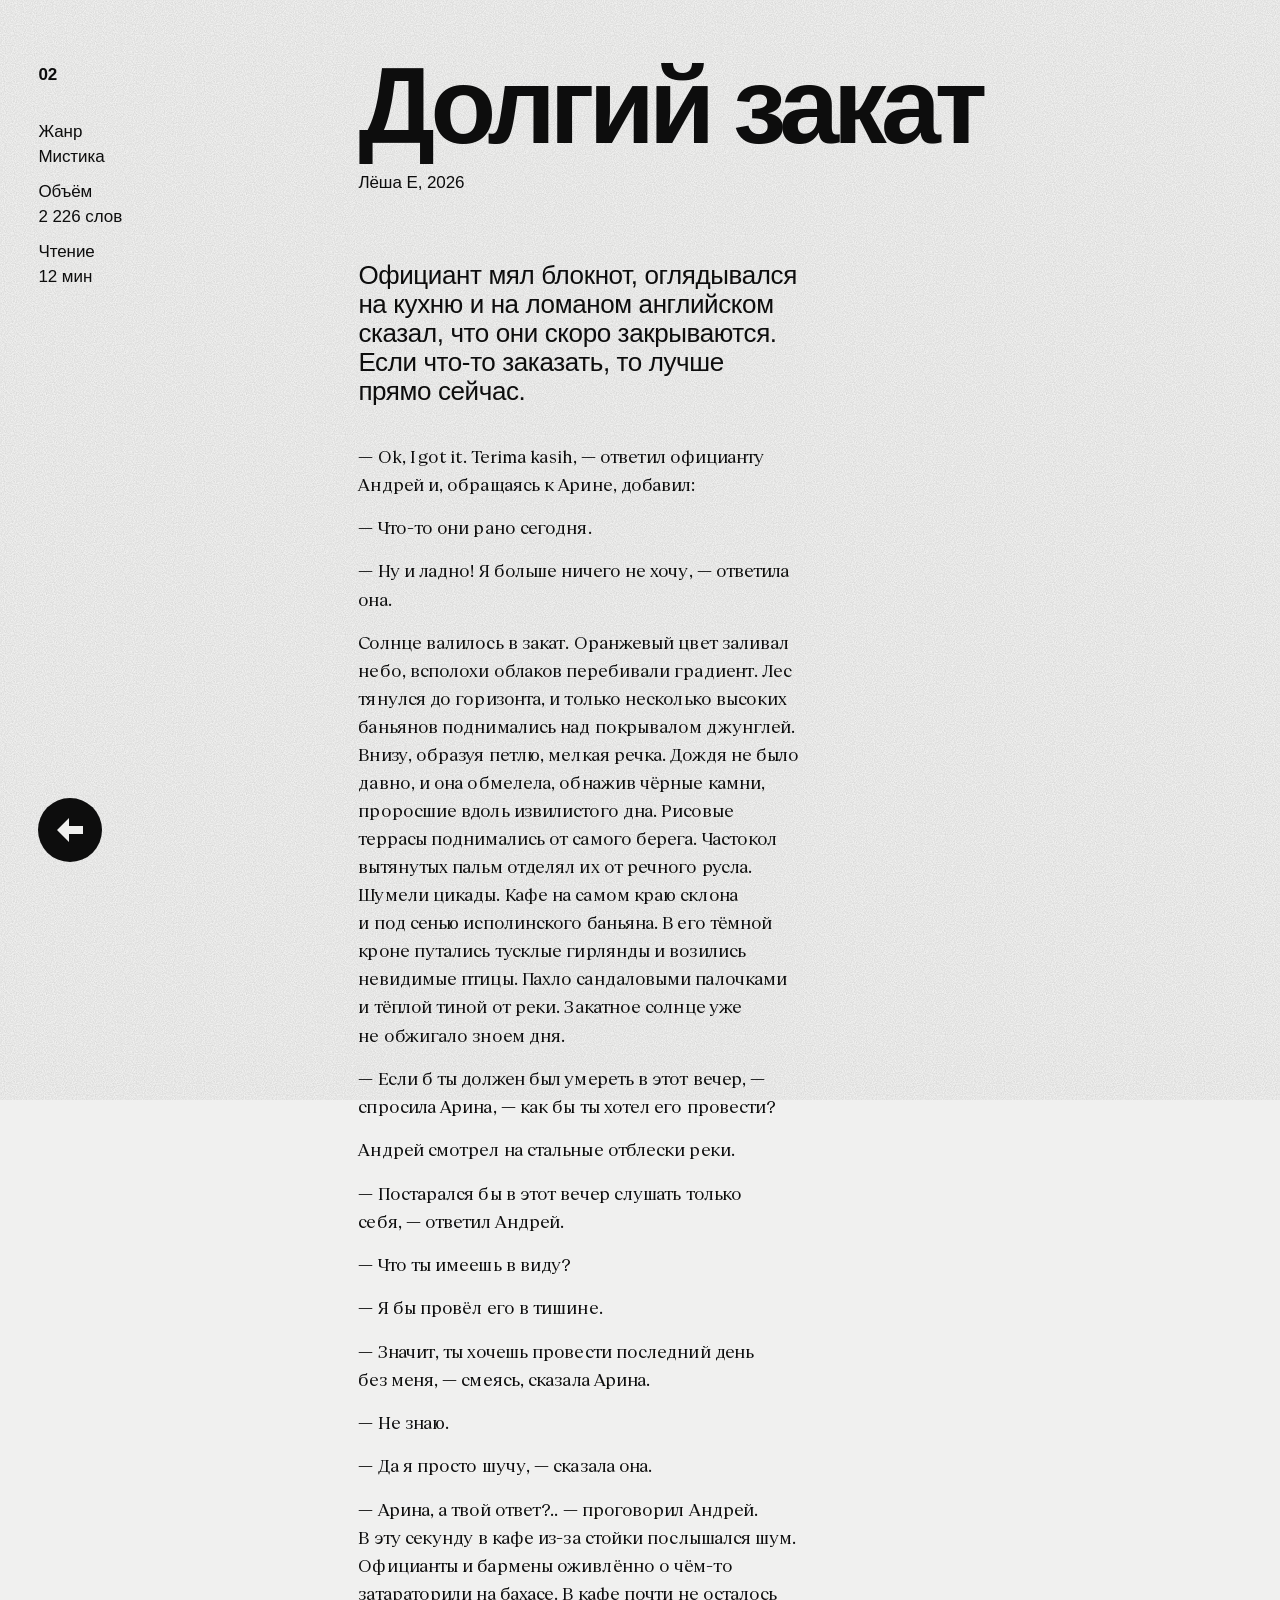
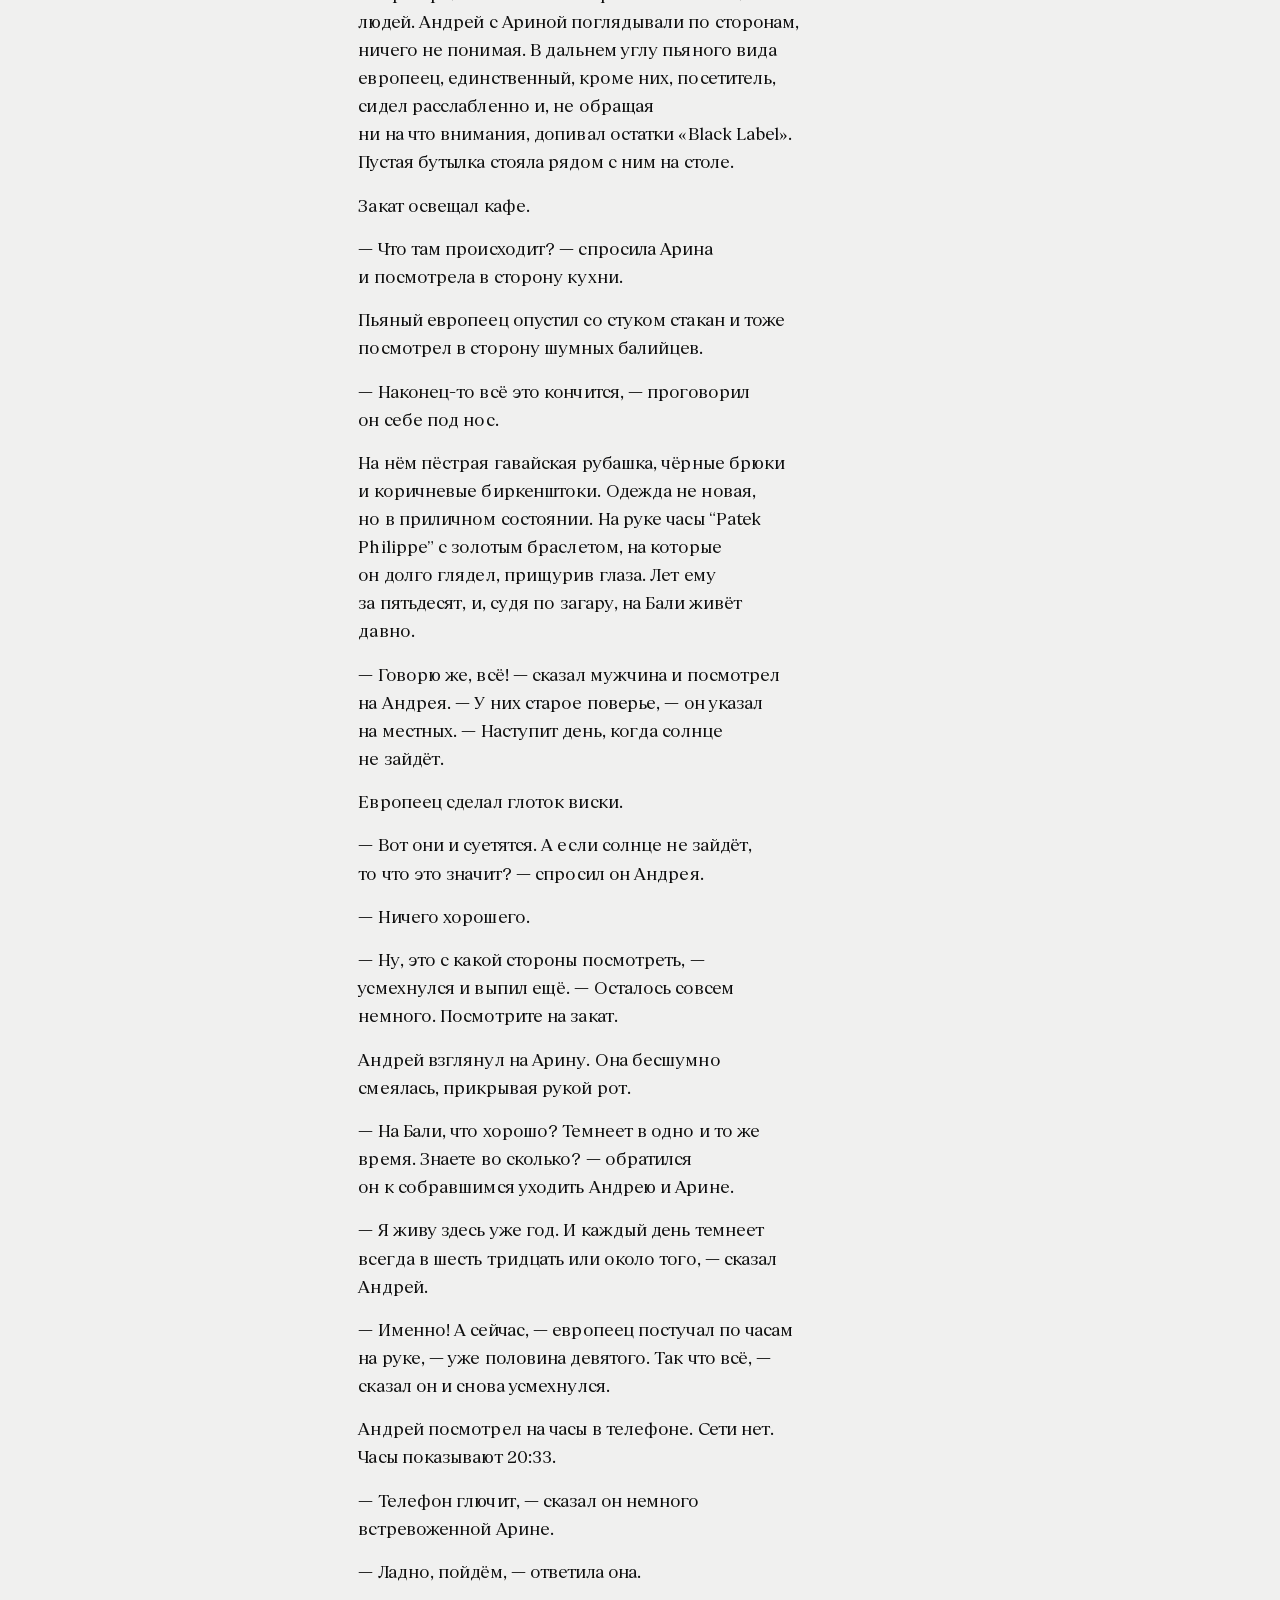
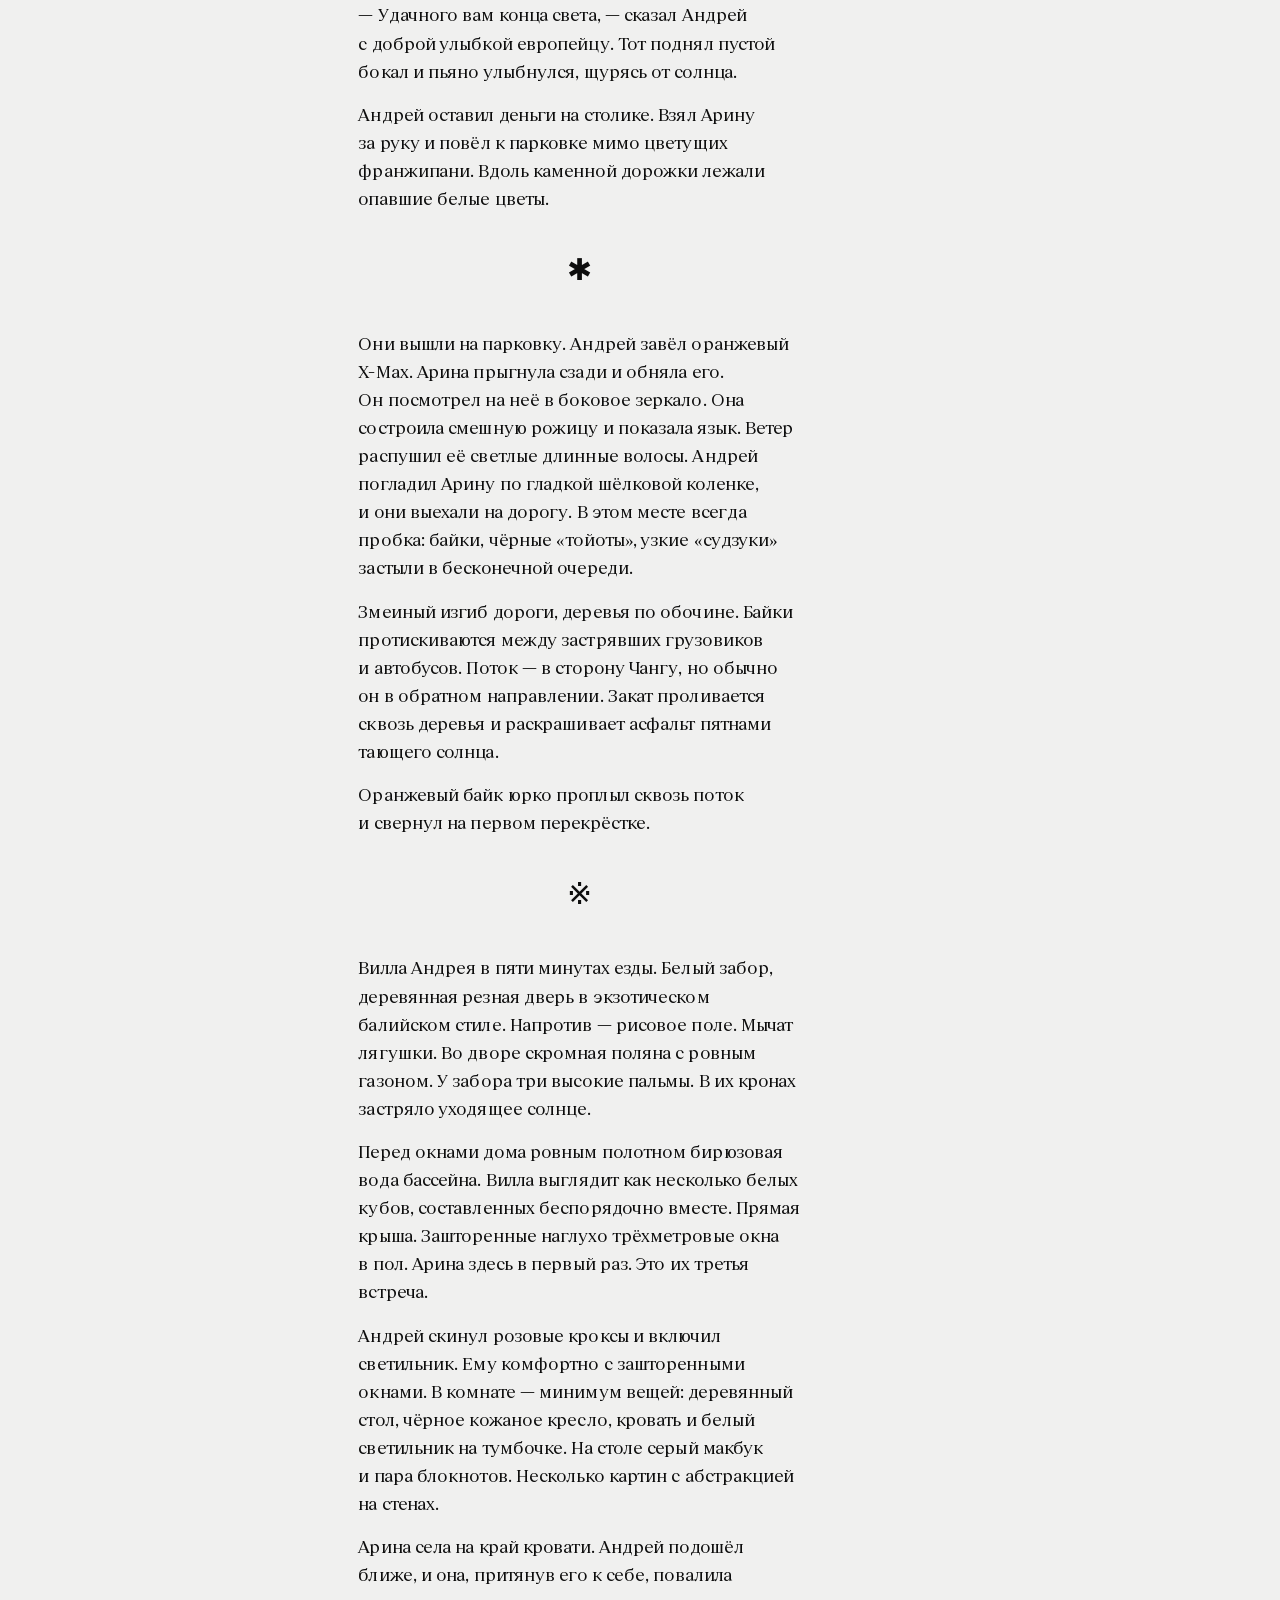
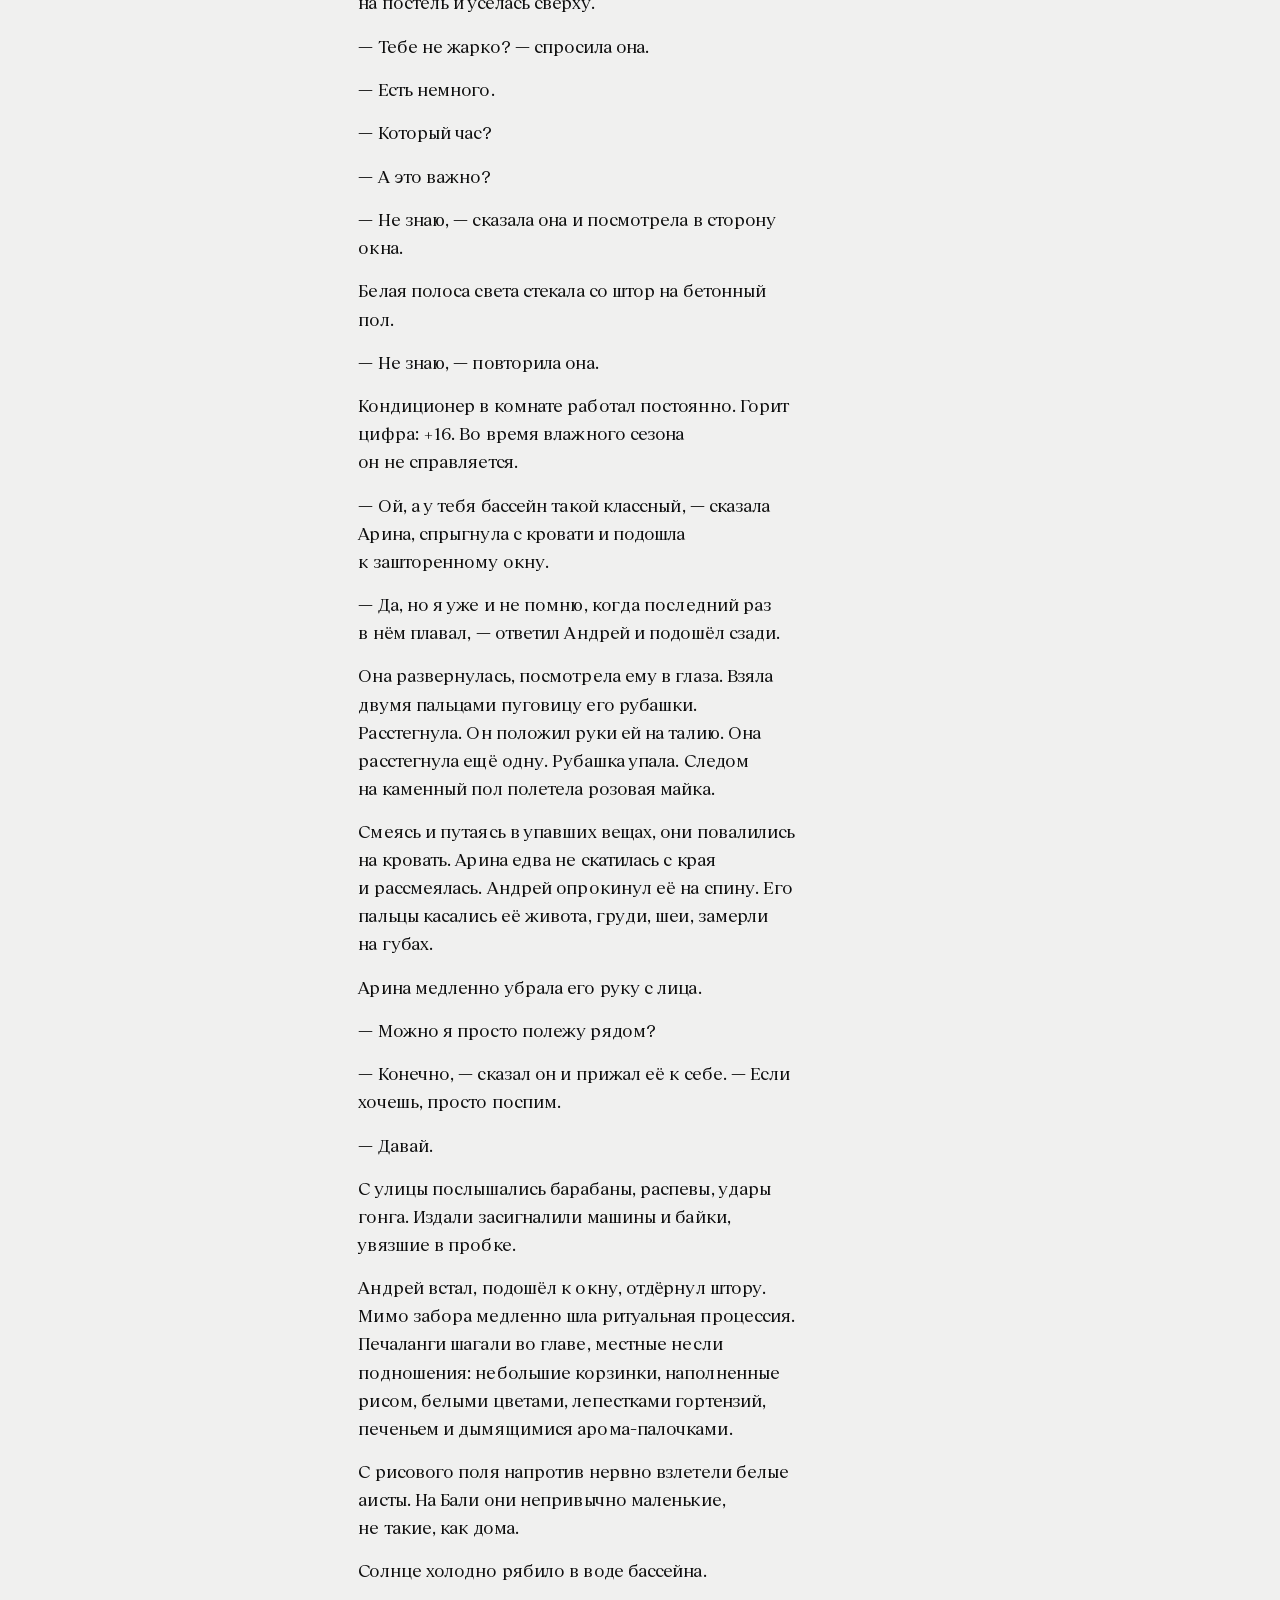
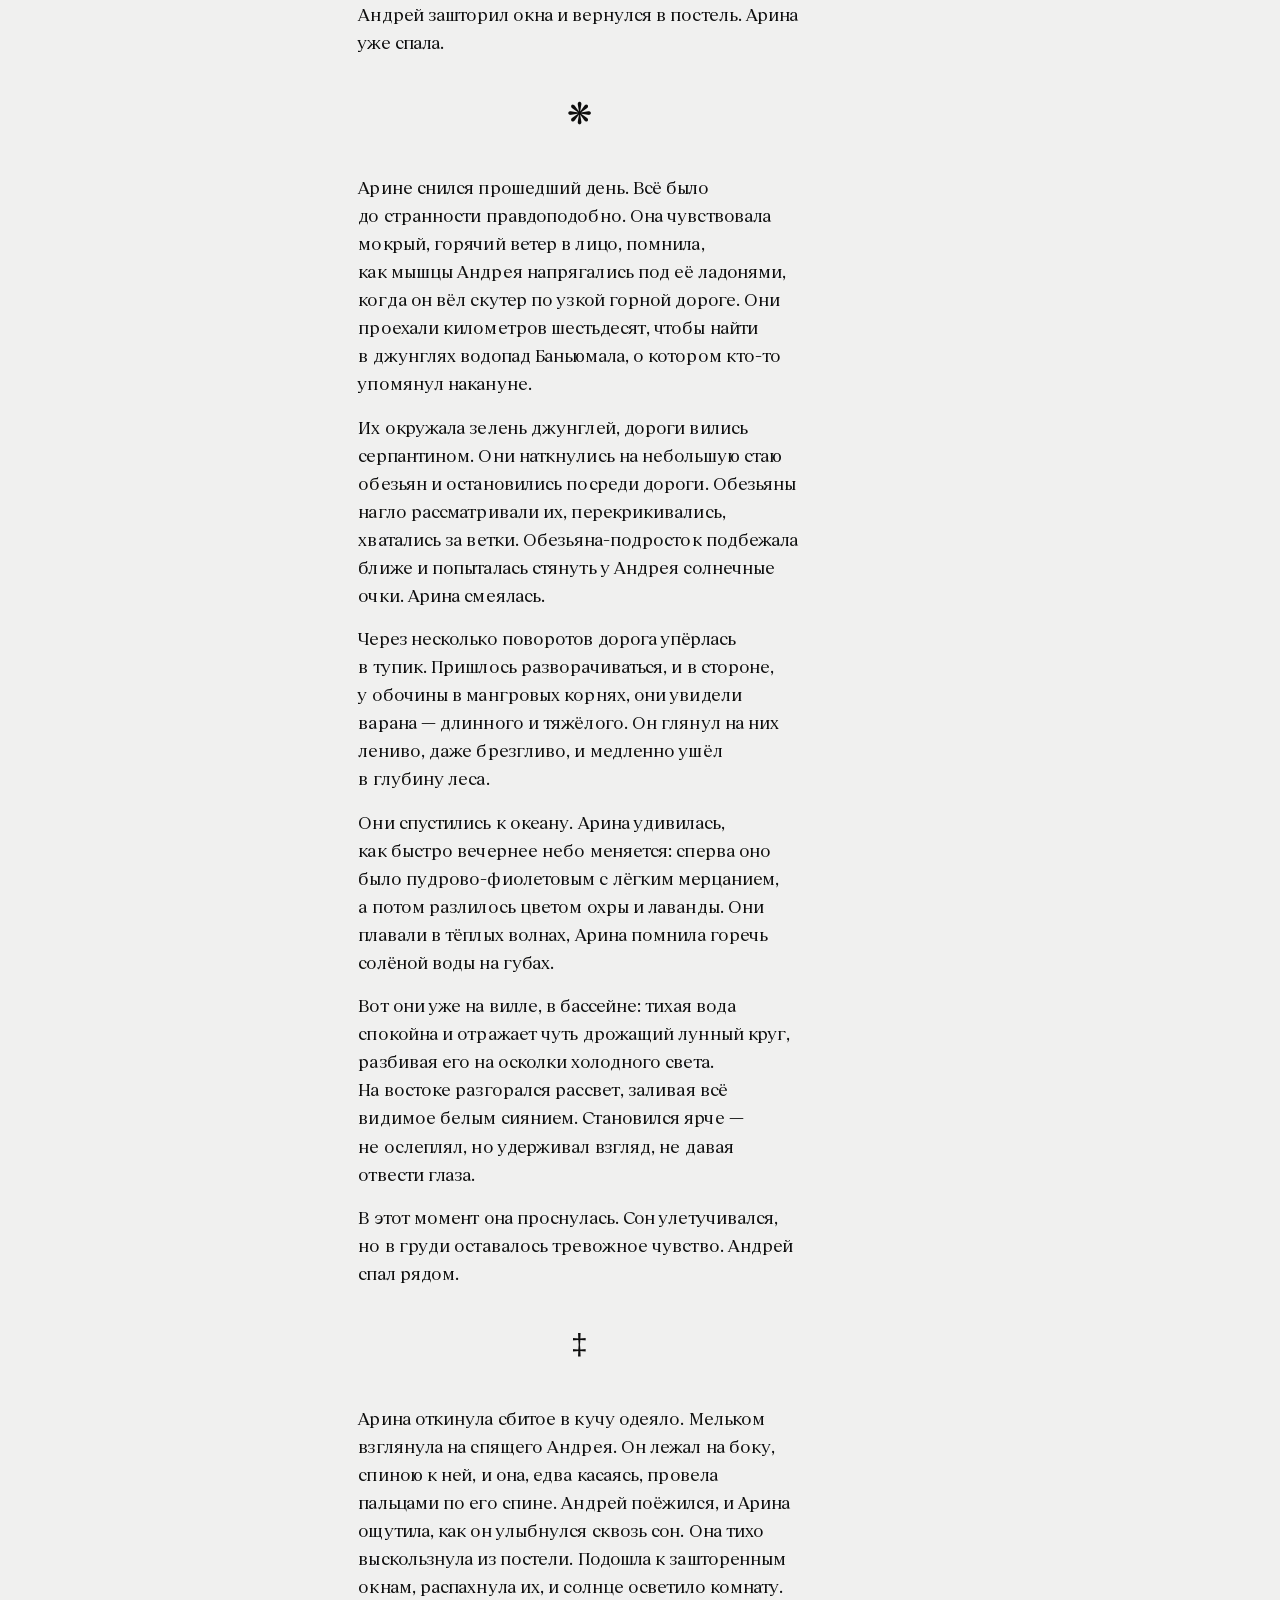
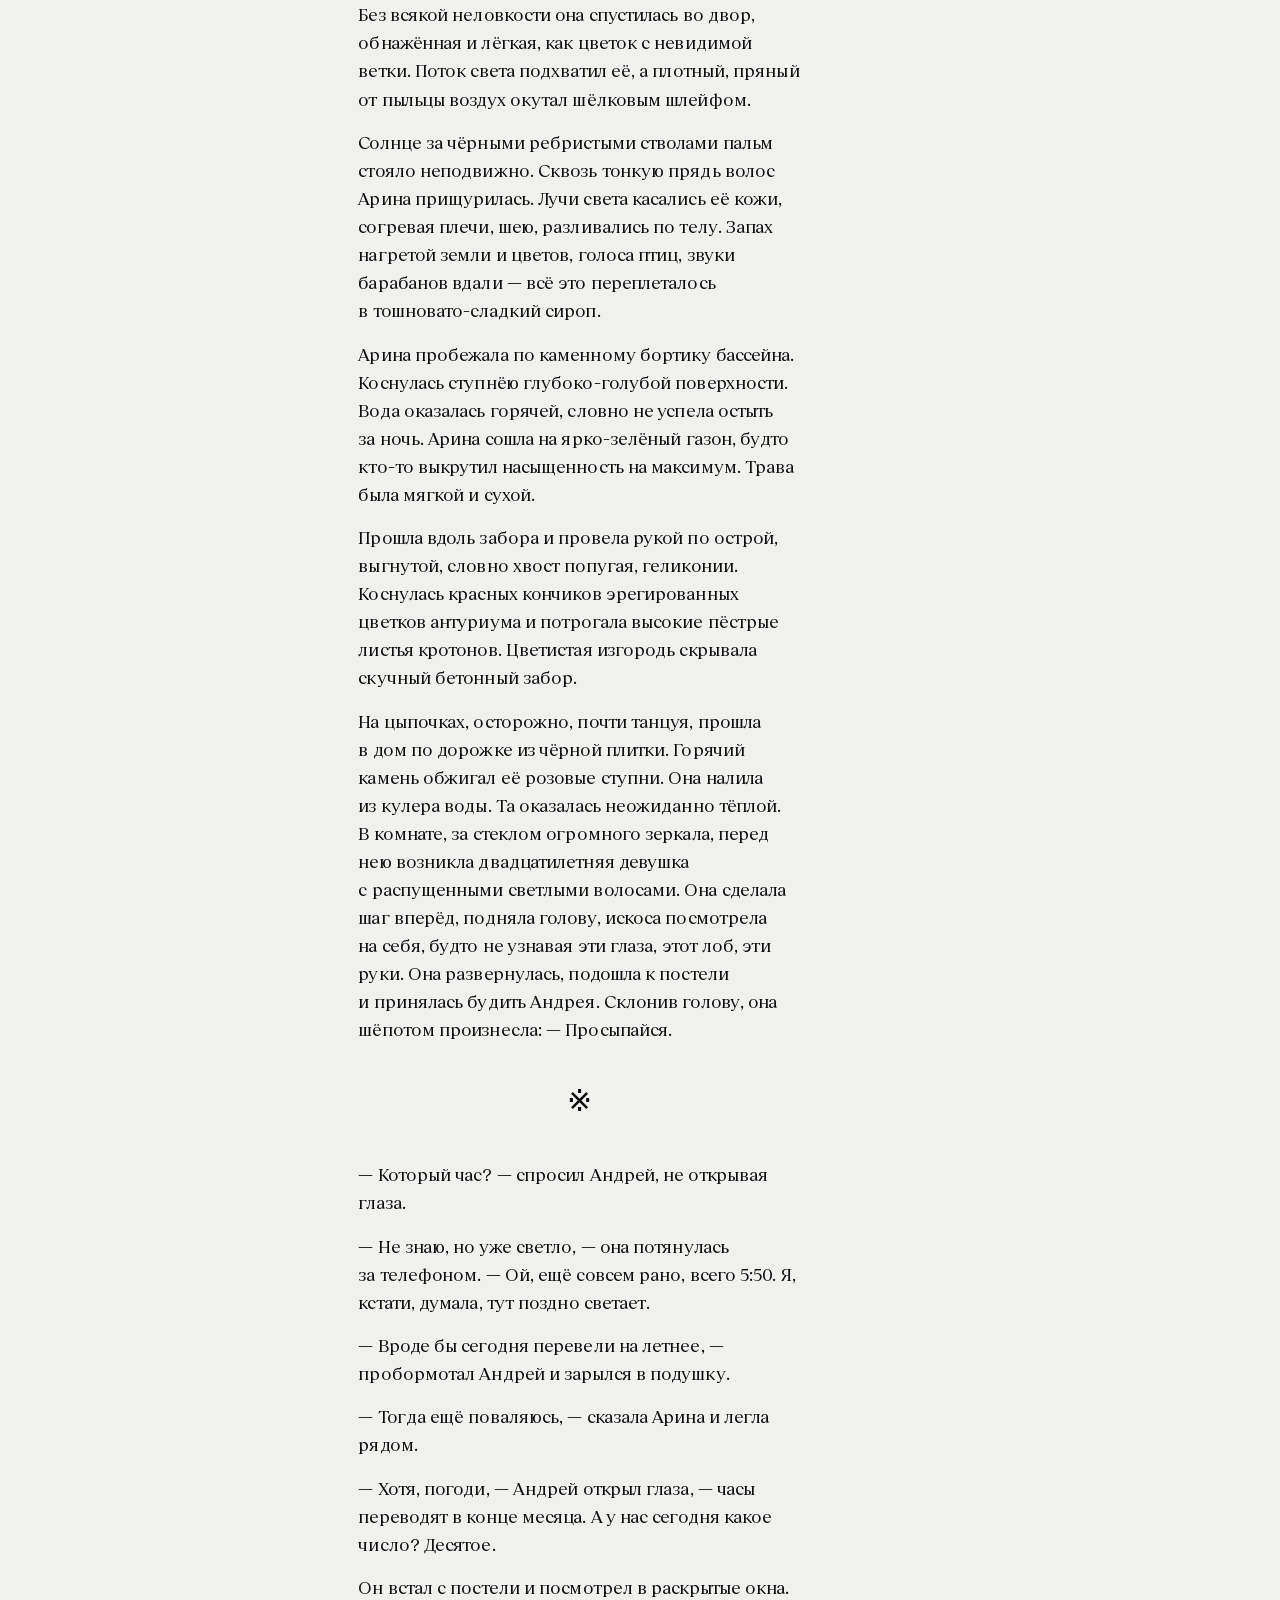
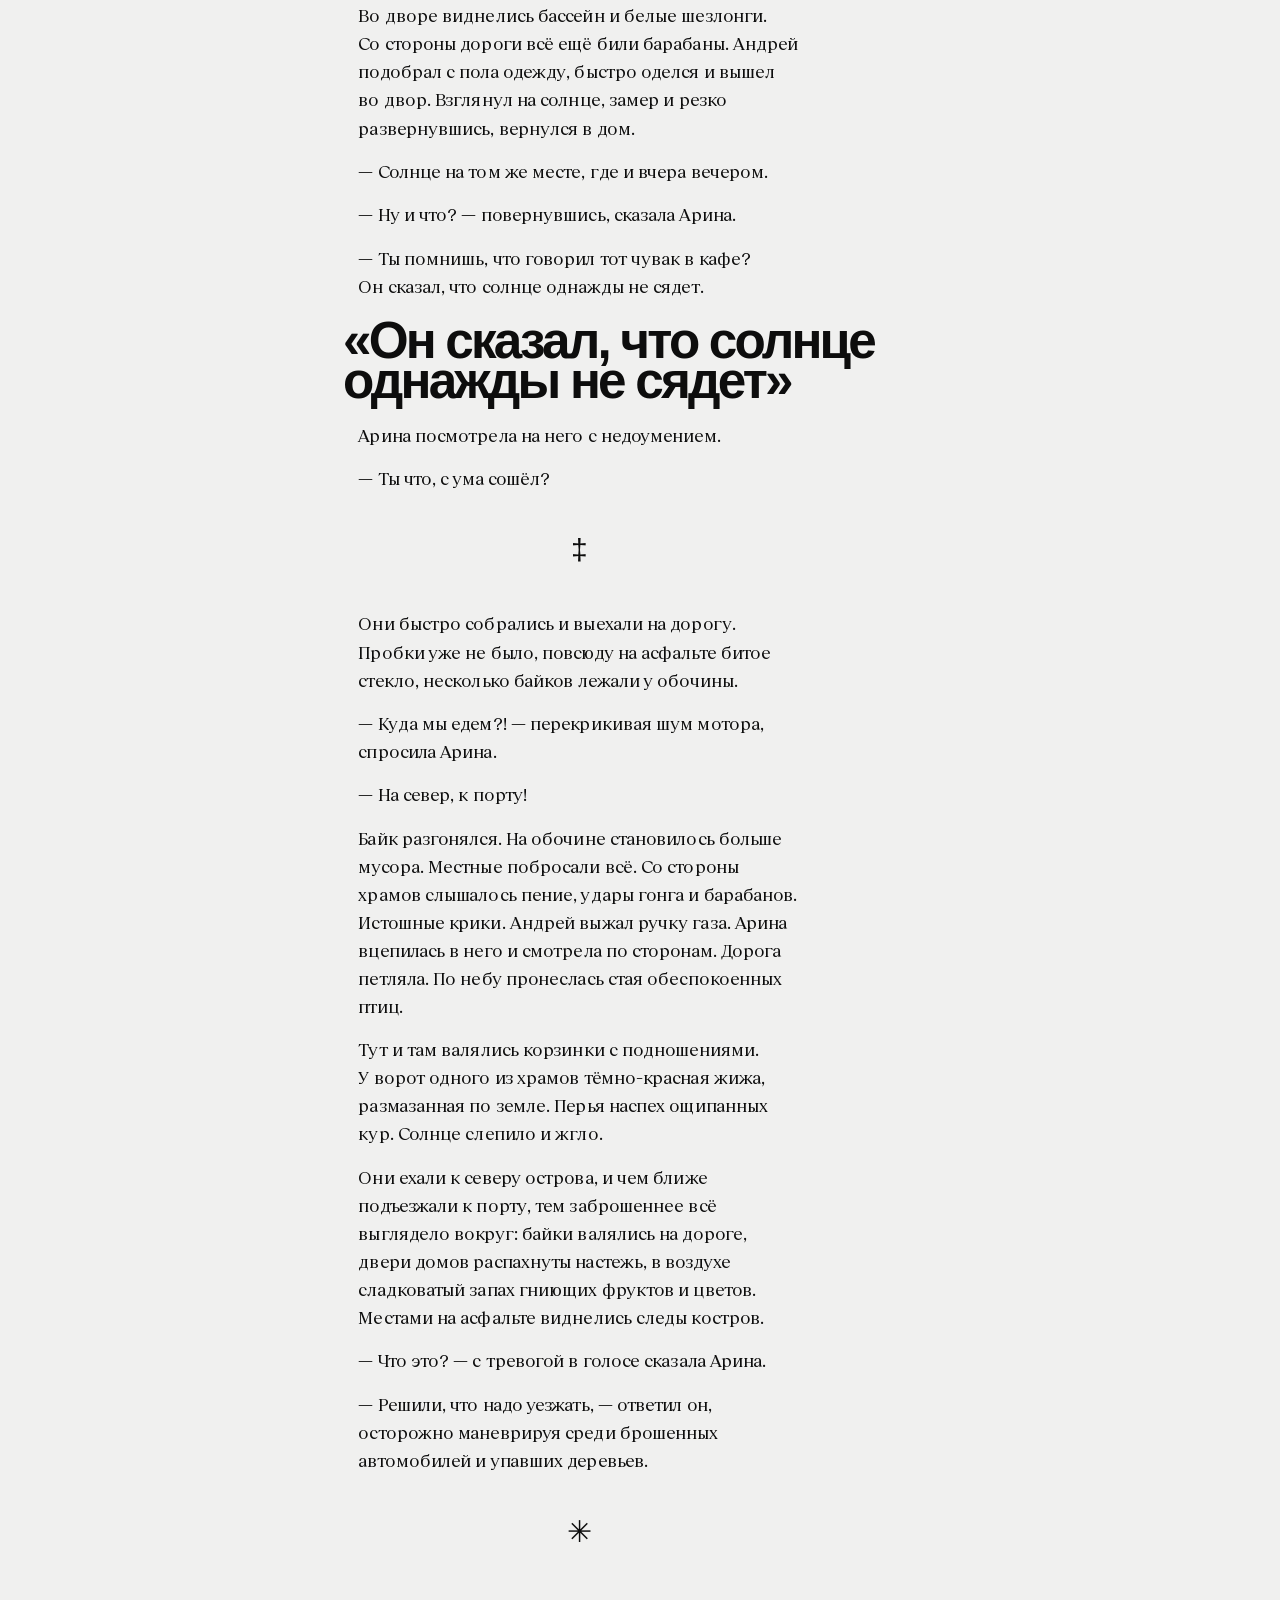
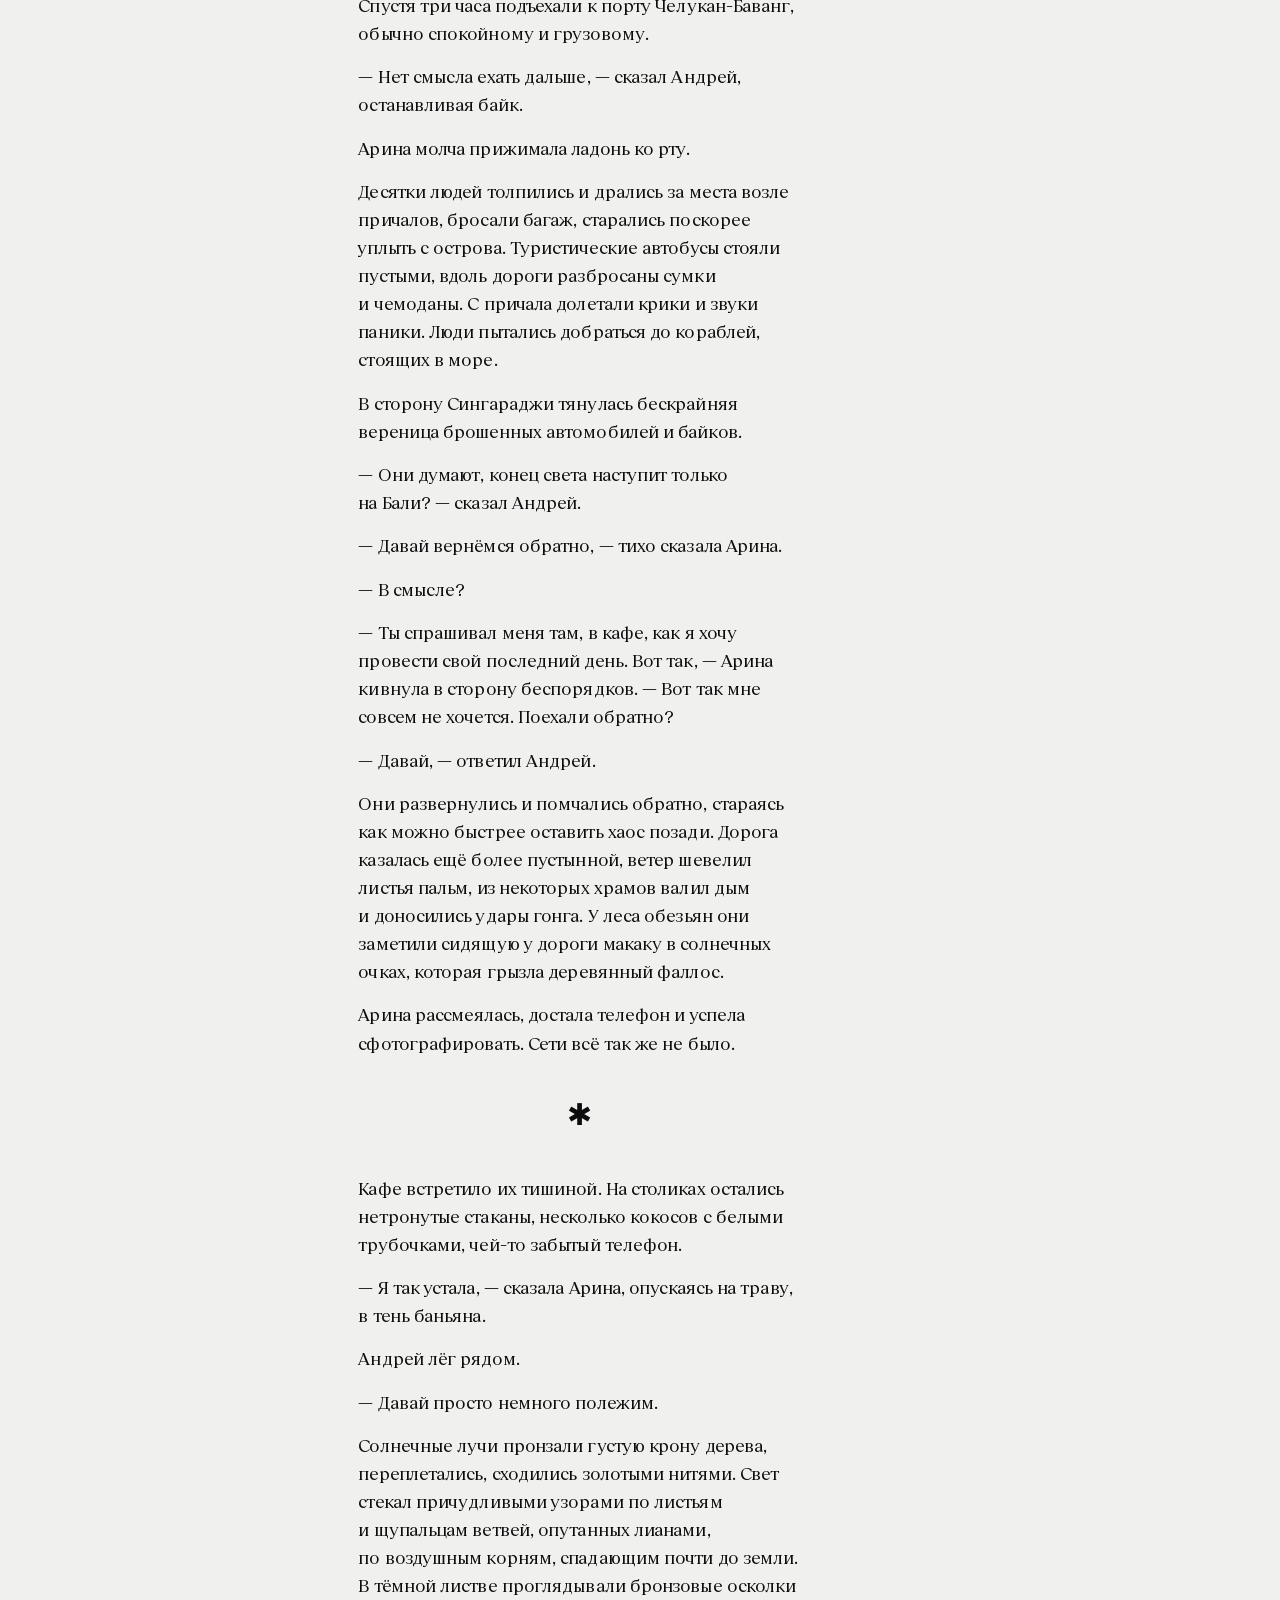
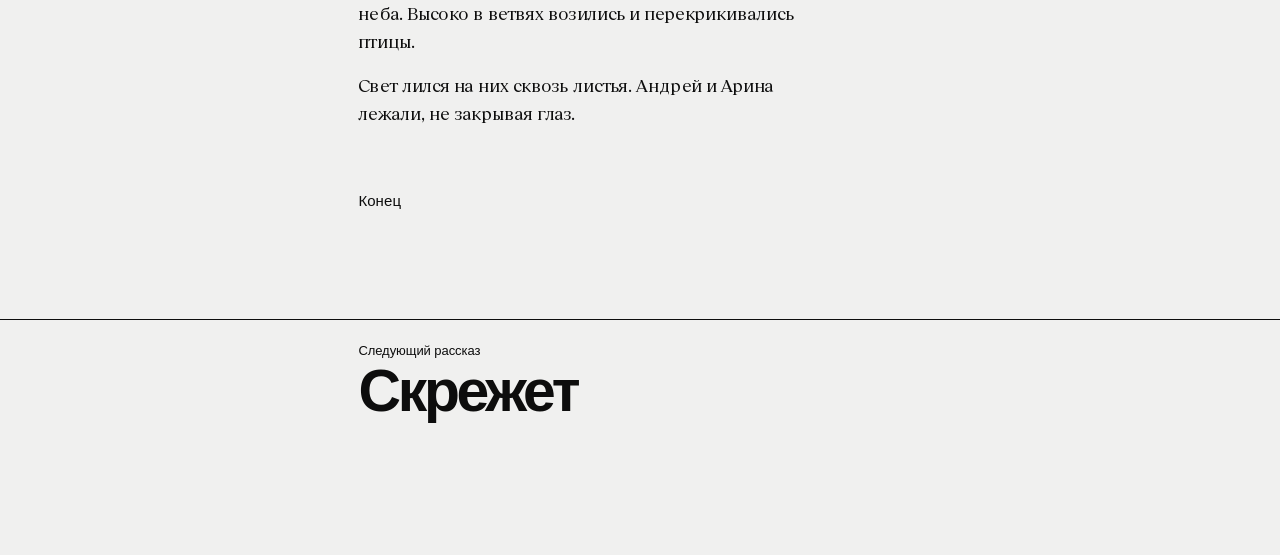
<file: stories/dolgiy-zakat/index.html>
<!doctype html>
<html lang="ru">
<head>
<meta charset="utf-8">
<meta http-equiv="Content-Security-Policy" content="default-src 'self'; script-src 'self' 'sha256-OOYo8/sXqt3EzyOt9jQaH1IF8YyP/Pq+xdOqqdIZE1c='; style-src 'self' 'unsafe-inline' https://fonts.googleapis.com; font-src 'self' https://fonts.gstatic.com; img-src 'self' data:; connect-src 'self'; object-src 'none'; base-uri 'self'; form-action 'none'">
<meta name="referrer" content="strict-origin-when-cross-origin">
<meta name="viewport" content="width=device-width, initial-scale=1">
<title>Долгий закат — рассказ Лёши Е</title>
<meta name="description" content="Андрей и Арина ужинают в кафе над рисовыми террасами, и пьяный европеец говорит им, что по местному поверью наступит день, когда солнце не зайдёт. Они…">
<meta name="author" content="Лёша Ермаков">
<meta name="robots" content="index, follow, max-image-preview:large">
<link rel="canonical" href="https://alexie.ru/stories/dolgiy-zakat/">
<meta property="og:type" content="article">
<meta property="og:site_name" content="Лёша Е — рассказы">
<meta property="og:locale" content="ru_RU">
<meta property="og:title" content="Долгий закат — рассказ Лёши Е">
<meta property="og:description" content="Андрей и Арина ужинают в кафе над рисовыми террасами, и пьяный европеец говорит им, что по местному поверью наступит день, когда солнце не зайдёт. Они…">
<meta property="og:url" content="https://alexie.ru/stories/dolgiy-zakat/">
<meta property="og:image" content="https://alexie.ru/assets/og-story.jpg">
<meta property="og:image:width" content="1200">
<meta property="og:image:height" content="630">
<meta name="twitter:card" content="summary_large_image">
<meta name="theme-color" content="#f0f0ef" media="(prefers-color-scheme: light)">
<meta name="theme-color" content="#121212" media="(prefers-color-scheme: dark)">
<link rel="icon" href="../../favicon.svg" type="image/svg+xml">
<link rel="apple-touch-icon" href="../../assets/apple-touch-icon.png">
<link rel="preconnect" href="https://fonts.googleapis.com">
<link rel="preconnect" href="https://fonts.gstatic.com" crossorigin>
<link href="https://fonts.googleapis.com/css2?family=Geist:wght@400;500;600;700&display=swap" rel="stylesheet">
<link rel="preload" href="../../assets/fonts/lebowski-regular.woff2" as="font" type="font/woff2" crossorigin>
<link rel="stylesheet" href="../../assets/style.css">
<script src="../../assets/magnet.js" defer></script>
<script type="application/ld+json">{"@context":"https://schema.org","@graph":[{"@type":"ShortStory","@id":"https://alexie.ru/stories/dolgiy-zakat/#story","name":"Долгий закат","headline":"Долгий закат","url":"https://alexie.ru/stories/dolgiy-zakat/","description":"Андрей и Арина ужинают в кафе над рисовыми террасами, и пьяный европеец говорит им, что по местному поверью наступит день, когда солнце не зайдёт. Они смеются, едут на виллу и проводят ночь вместе, но утром солнце стоит там же, где вчера вечером. Герои едут в порт, чтобы уплыть с острова, но, столкнувшись с хаосом и безумием толпы, решают остаться и провести последний вечер вдвоём, в покое. Рассказ основан на библейском мотиве Адама и Евы и древа познания.","genre":"Мистика","inLanguage":"ru","wordCount":2226,"timeRequired":"PT12M","datePublished":"2026","dateModified":"2026-10-25","image":"https://alexie.ru/assets/og-story.jpg","isAccessibleForFree":true,"author":{"@type":"Person","@id":"https://alexie.ru/#author","name":"Лёша Е","alternateName":"Лёша Ермаков","url":"https://alexie.ru/","image":"https://alexie.ru/assets/photo.jpg"},"isPartOf":{"@id":"https://alexie.ru/#website"}},{"@type":"BreadcrumbList","itemListElement":[{"@type":"ListItem","position":1,"name":"Лёша Е","item":"https://alexie.ru/"},{"@type":"ListItem","position":2,"name":"Рассказы","item":"https://alexie.ru/stories/"},{"@type":"ListItem","position":3,"name":"Долгий закат","item":"https://alexie.ru/stories/dolgiy-zakat/"}]}]}</script>
</head>
<body id="top" class="read-page">
<div class="progress" id="progress"></div>

<main>
  <article class="reader">
    <aside class="meta">
      <div class="num">02</div>
      <dl>
        <dt>Жанр</dt><dd>Мистика</dd>
        <dt>Объём</dt><dd>2 226 слов</dd>
        <dt>Чтение</dt><dd>12 мин</dd>
      </dl>
    </aside>
    <div class="text">
      <h1>Долгий закат</h1>
      <p class="byline">Лёша Е, 2026</p>
      <p class="lead">Официант мял блокнот, оглядывался на кухню и на ломаном английском сказал, что они скоро закрываются. Если что-то заказать, то лучше прямо сейчас.</p>
      <p>— Ok, I got it. Terima kasih, — ответил официанту Андрей и, обращаясь к Арине, добавил:</p>
      <p>— Что-то они рано сегодня.</p>
      <p>— Ну и ладно! Я больше ничего не хочу, — ответила она.</p>
      <p>Солнце валилось в закат. Оранжевый цвет заливал небо, всполохи облаков перебивали градиент. Лес тянулся до горизонта, и только несколько высоких баньянов поднимались над покрывалом джунглей.   Внизу, образуя петлю, мелкая речка. Дождя не было давно, и она обмелела, обнажив чёрные камни, проросшие вдоль извилистого дна. Рисовые террасы поднимались от самого берега. Частокол вытянутых пальм отделял их от речного русла. Шумели цикады.  Кафе на самом краю склона и под сенью исполинского баньяна. В его тёмной кроне путались тусклые гирлянды и возились невидимые птицы. Пахло сандаловыми палочками и тёплой тиной от реки. Закатное солнце уже не обжигало зноем дня.</p>
      <p>— Если б ты должен был умереть в этот вечер, — спросила Арина, — как бы ты хотел его провести?</p>
      <p>Андрей смотрел на стальные отблески реки.</p>
      <p>— Постарался бы в этот вечер слушать только себя, — ответил Андрей.</p>
      <p>— Что ты имеешь в виду?</p>
      <p>— Я бы провёл его в тишине.</p>
      <p>— Значит, ты хочешь провести последний день без меня, — смеясь, сказала Арина.</p>
      <p>— Не знаю.</p>
      <p>— Да я просто шучу, — сказала она.</p>
      <p>— Арина, а твой ответ?.. — проговорил Андрей.  В эту секунду в кафе из-за стойки послышался шум. Официанты и бармены оживлённо о чём-то затараторили на бахасе. В кафе почти не осталось людей. Андрей с Ариной поглядывали по сторонам, ничего не понимая.  В дальнем углу пьяного вида европеец, единственный, кроме них, посетитель, сидел расслабленно и, не обращая ни на что внимания, допивал остатки «Black Label». Пустая бутылка стояла рядом с ним на столе.</p>
      <p>Закат освещал кафе.</p>
      <p>— Что там происходит? — спросила Арина и посмотрела в сторону кухни.</p>
      <p>Пьяный европеец опустил со стуком стакан и тоже посмотрел в сторону шумных балийцев.</p>
      <p>— Наконец-то всё это кончится, — проговорил он себе под нос.</p>
      <p>На нём пёстрая гавайская рубашка, чёрные брюки и коричневые биркенштоки. Одежда не новая, но в приличном состоянии. На руке часы “Patek Philippe” с золотым браслетом, на которые он долго глядел, прищурив глаза. Лет ему за пятьдесят, и, судя по загару, на Бали живёт давно.</p>
      <p>— Говорю же, всё! — сказал мужчина и посмотрел на Андрея. — У них старое поверье, — он указал на местных. — Наступит день, когда солнце не зайдёт.</p>
      <p>Европеец сделал глоток виски.</p>
      <p>— Вот они и суетятся. А если солнце не зайдёт, то что это значит? — спросил он Андрея.</p>
      <p>— Ничего хорошего.</p>
      <p>— Ну, это с какой стороны посмотреть, — усмехнулся и выпил ещё. — Осталось совсем немного. Посмотрите на закат.</p>
      <p>Андрей взглянул на Арину. Она бесшумно смеялась, прикрывая рукой рот.</p>
      <p>— На Бали, что хорошо? Темнеет в одно и то же время. Знаете во сколько? — обратился он к собравшимся уходить Андрею и Арине.</p>
      <p>— Я живу здесь уже год. И каждый день темнеет всегда в шесть тридцать или около того, — сказал Андрей.</p>
      <p>— Именно! А сейчас, — европеец постучал по часам на руке, — уже половина девятого. Так что всё, — сказал он и снова усмехнулся.</p>
      <p>Андрей посмотрел на часы в телефоне. Сети нет. Часы показывают 20:33.</p>
      <p>— Телефон глючит, — сказал он немного встревоженной Арине.</p>
      <p>— Ладно, пойдём, — ответила она.</p>
      <p>— Удачного вам конца света, — сказал Андрей с доброй улыбкой европейцу. Тот поднял пустой бокал и пьяно улыбнулся, щурясь от солнца.</p>
      <p>Андрей оставил деньги на столике. Взял Арину за руку и повёл к парковке мимо цветущих франжипани.  Вдоль каменной дорожки лежали опавшие белые цветы.</p>
      <div class="sep" role="separator"><span aria-hidden="true">✱</span></div>
      <p>Они вышли на парковку. Андрей завёл оранжевый X-Max. Арина прыгнула сзади и обняла его. Он посмотрел на неё в боковое зеркало. Она состроила смешную рожицу и показала язык. Ветер распушил её светлые длинные волосы.  Андрей погладил Арину по гладкой шёлковой коленке, и они выехали на дорогу. В этом месте всегда пробка: байки, чёрные «тойоты», узкие «судзуки» застыли в бесконечной очереди.</p>
      <p>Змеиный изгиб дороги, деревья по обочине. Байки протискиваются между застрявших грузовиков и автобусов. Поток — в сторону Чангу, но обычно он в обратном направлении. Закат проливается сквозь деревья и раскрашивает асфальт пятнами тающего солнца.</p>
      <p>Оранжевый байк юрко проплыл сквозь поток и свернул на первом перекрёстке.</p>
      <div class="sep" role="separator"><span aria-hidden="true">※</span></div>
      <p>Вилла Андрея в пяти минутах езды. Белый забор, деревянная резная дверь в экзотическом балийском стиле. Напротив — рисовое поле. Мычат лягушки. Во дворе скромная поляна с ровным газоном. У забора три высокие пальмы. В их кронах застряло уходящее солнце.</p>
      <p>Перед окнами дома ровным полотном бирюзовая вода бассейна. Вилла выглядит как несколько белых кубов, составленных беспорядочно вместе. Прямая крыша. Зашторенные наглухо трёхметровые окна в пол.   Арина здесь в первый раз. Это их третья встреча.</p>
      <p>Андрей скинул розовые кроксы и включил светильник. Ему комфортно с зашторенными окнами. В комнате — минимум вещей: деревянный стол, чёрное кожаное кресло, кровать и белый светильник на тумбочке. На столе серый макбук и пара блокнотов. Несколько картин с абстракцией на стенах.</p>
      <p>Арина села на край кровати. Андрей подошёл ближе, и она, притянув его к себе, повалила на постель и уселась сверху.</p>
      <p>— Тебе не жарко? — спросила она.</p>
      <p>— Есть немного.</p>
      <p>— Который час?</p>
      <p>— А это важно?</p>
      <p>— Не знаю, — сказала она и посмотрела в сторону окна.</p>
      <p>Белая полоса света стекала со штор на бетонный пол.</p>
      <p>— Не знаю, — повторила она.</p>
      <p>Кондиционер в комнате работал постоянно. Горит цифра: +16. Во время влажного сезона он не справляется.</p>
      <p>— Ой, а у тебя бассейн такой классный, — сказала Арина, спрыгнула с кровати и подошла к зашторенному окну.</p>
      <p>— Да, но я уже и не помню, когда последний раз в нём плавал, — ответил Андрей и подошёл сзади.</p>
      <p>Она развернулась, посмотрела ему в глаза. Взяла двумя пальцами пуговицу его рубашки. Расстегнула. Он положил руки ей на талию. Она расстегнула ещё одну. Рубашка упала. Следом на каменный пол полетела розовая майка.</p>
      <p>Смеясь и путаясь в упавших вещах, они повалились на кровать. Арина едва не скатилась с края и рассмеялась. Андрей опрокинул её на спину. Его пальцы касались её живота, груди, шеи, замерли на губах.</p>
      <p>Арина медленно убрала его руку с лица.</p>
      <p>— Можно я просто полежу рядом?</p>
      <p>— Конечно, — сказал он и прижал её к себе. — Если хочешь, просто поспим.</p>
      <p>— Давай.</p>
      <p>С улицы послышались барабаны, распевы, удары гонга. Издали засигналили машины и байки, увязшие в пробке.</p>
      <p>Андрей встал, подошёл к окну, отдёрнул штору. Мимо забора медленно шла ритуальная процессия. Печаланги шагали во главе, местные несли подношения: небольшие корзинки, наполненные рисом, белыми цветами, лепестками гортензий, печеньем и дымящимися арома-палочками.</p>
      <p>С рисового поля напротив нервно взлетели белые аисты. На Бали они непривычно маленькие, не такие, как дома.</p>
      <p>Солнце холодно рябило в воде бассейна.</p>
      <p>Андрей зашторил окна и вернулся в постель.   Арина уже спала.</p>
      <div class="sep" role="separator"><span aria-hidden="true">❋</span></div>
      <p>Арине снился прошедший день. Всё было до странности правдоподобно. Она чувствовала мокрый, горячий ветер в лицо, помнила, как мышцы Андрея напрягались под её ладонями, когда он вёл скутер по узкой горной дороге. Они проехали километров шестьдесят, чтобы найти в джунглях водопад Баньюмала, о котором кто-то упомянул накануне.</p>
      <p>Их окружала зелень джунглей, дороги вились серпантином. Они наткнулись на небольшую стаю обезьян и остановились посреди дороги. Обезьяны нагло рассматривали их, перекрикивались, хватались за ветки. Обезьяна-подросток подбежала ближе и попыталась стянуть у Андрея солнечные очки. Арина смеялась.</p>
      <p>Через несколько поворотов дорога упёрлась в тупик. Пришлось разворачиваться, и в стороне, у обочины в мангровых корнях, они увидели варана — длинного и тяжёлого. Он глянул на них лениво, даже брезгливо, и медленно ушёл в глубину леса.</p>
      <p>Они спустились к океану. Арина удивилась, как быстро вечернее небо меняется: сперва оно было пудрово-фиолетовым с лёгким мерцанием, а потом разлилось цветом охры и лаванды. Они плавали в тёплых волнах, Арина помнила горечь солёной воды на губах.</p>
      <p>Вот они уже на вилле, в бассейне: тихая вода спокойна и отражает чуть дрожащий лунный круг, разбивая его на осколки холодного света. На востоке разгорался рассвет, заливая всё видимое белым сиянием. Становился ярче — не ослеплял, но удерживал взгляд, не давая отвести глаза.</p>
      <p>В этот момент она проснулась. Сон улетучивался, но в груди оставалось тревожное чувство. Андрей спал рядом.</p>
      <div class="sep" role="separator"><span aria-hidden="true">‡</span></div>
      <p>Арина откинула сбитое в кучу одеяло. Мельком взглянула на спящего Андрея. Он лежал на боку, спиною к ней, и она, едва касаясь, провела пальцами по его спине. Андрей поёжился, и Арина ощутила, как он улыбнулся сквозь сон.   Она тихо выскользнула из постели. Подошла к зашторенным окнам, распахнула их, и солнце осветило комнату. Без всякой неловкости она спустилась во двор, обнажённая и лёгкая, как цветок с невидимой ветки. Поток света подхватил её, а плотный, пряный от пыльцы воздух окутал шёлковым шлейфом.</p>
      <p>Солнце за чёрными ребристыми стволами пальм стояло неподвижно. Сквозь тонкую прядь волос Арина прищурилась. Лучи света касались её кожи, согревая плечи, шею, разливались по телу.   Запах нагретой земли и цветов, голоса птиц, звуки барабанов вдали — всё это переплеталось в тошновато-сладкий сироп.</p>
      <p>Арина пробежала по каменному бортику бассейна. Коснулась ступнёю глубоко-голубой поверхности. Вода оказалась горячей, словно не успела остыть за ночь. Арина сошла на ярко-зелёный газон, будто кто-то выкрутил насыщенность на максимум. Трава была мягкой и сухой.</p>
      <p>Прошла вдоль забора и провела рукой по острой, выгнутой, словно хвост попугая, геликонии. Коснулась красных кончиков эрегированных цветков антуриума и потрогала высокие пёстрые листья кротонов. Цветистая изгородь скрывала скучный бетонный забор.</p>
      <p>На цыпочках, осторожно, почти танцуя, прошла в дом по дорожке из чёрной плитки. Горячий камень обжигал её розовые ступни. Она налила из кулера воды. Та оказалась неожиданно тёплой. В комнате, за стеклом огромного зеркала, перед нею возникла двадцатилетняя девушка с распущенными светлыми волосами. Она сделала шаг вперёд, подняла голову, искоса посмотрела на себя, будто не узнавая эти глаза, этот лоб, эти руки.  Она развернулась, подошла к постели и принялась будить Андрея. Склонив голову, она шёпотом произнесла: — Просыпайся.</p>
      <div class="sep" role="separator"><span aria-hidden="true">※</span></div>
      <p>— Который час? — спросил Андрей, не открывая глаза.</p>
      <p>— Не знаю, но уже светло, — она потянулась за телефоном. — Ой, ещё совсем рано, всего 5:50. Я, кстати, думала, тут поздно светает.</p>
      <p>— Вроде бы сегодня перевели на летнее, — пробормотал Андрей и зарылся в подушку.</p>
      <p>— Тогда ещё поваляюсь, — сказала Арина и легла рядом.</p>
      <p>— Хотя, погоди, — Андрей открыл глаза, — часы переводят в конце месяца. А у нас сегодня какое число? Десятое.</p>
      <p>Он встал с постели и посмотрел в раскрытые окна. Во дворе виднелись бассейн и белые шезлонги. Со стороны дороги всё ещё били барабаны. Андрей подобрал с пола одежду, быстро оделся и вышел во двор. Взглянул на солнце, замер и резко развернувшись, вернулся в дом.</p>
      <p>— Солнце на том же месте, где и вчера вечером.</p>
      <p>— Ну и что? — повернувшись, сказала Арина.</p>
      <p>— Ты помнишь, что говорил тот чувак в кафе? Он сказал, что солнце однажды не сядет.</p>
      <blockquote class="pull" aria-hidden="true">«Он сказал, что солнце однажды не сядет»</blockquote>
      <p>Арина посмотрела на него с недоумением.</p>
      <p>— Ты что, с ума сошёл?</p>
      <div class="sep" role="separator"><span aria-hidden="true">‡</span></div>
      <p>Они быстро собрались и выехали на дорогу. Пробки уже не было, повсюду на асфальте битое стекло, несколько байков лежали у обочины.</p>
      <p>— Куда мы едем?! — перекрикивая шум мотора, спросила Арина.</p>
      <p>— На север, к порту!</p>
      <p>Байк разгонялся. На обочине становилось больше мусора. Местные побросали всё. Со стороны храмов слышалось пение, удары гонга и барабанов. Истошные крики. Андрей выжал ручку газа. Арина вцепилась в него и смотрела по сторонам. Дорога петляла. По небу пронеслась стая обеспокоенных птиц.</p>
      <p>Тут и там валялись корзинки с подношениями. У ворот одного из храмов тёмно-красная жижа, размазанная по земле. Перья наспех ощипанных кур. Солнце слепило и жгло.</p>
      <p>Они ехали к северу острова, и чем ближе подъезжали к порту, тем заброшеннее всё выглядело вокруг: байки валялись на дороге, двери домов распахнуты настежь, в воздухе сладковатый запах гниющих фруктов и цветов. Местами на асфальте виднелись следы костров.</p>
      <p>— Что это? — с тревогой в голосе сказала Арина.</p>
      <p>— Решили, что надо уезжать, — ответил он, осторожно маневрируя среди брошенных автомобилей и упавших деревьев.</p>
      <div class="sep" role="separator"><span aria-hidden="true">✳</span></div>
      <p>Спустя три часа подъехали к порту Челукан-Баванг, обычно спокойному и грузовому.</p>
      <p>— Нет смысла ехать дальше, — сказал Андрей, останавливая байк.</p>
      <p>Арина молча прижимала ладонь ко рту.</p>
      <p>Десятки людей толпились и дрались за места возле причалов, бросали багаж, старались поскорее уплыть с острова. Туристические автобусы стояли пустыми, вдоль дороги разбросаны сумки и чемоданы. С причала долетали крики и звуки паники. Люди пытались добраться до кораблей, стоящих в море.</p>
      <p>В сторону Сингараджи тянулась бескрайняя вереница брошенных автомобилей и байков.</p>
      <p>— Они думают, конец света наступит только на Бали? — сказал Андрей.</p>
      <p>— Давай вернёмся обратно, — тихо сказала Арина.</p>
      <p>— В смысле?</p>
      <p>— Ты спрашивал меня там, в кафе, как я хочу провести свой последний день. Вот так, — Арина кивнула в сторону беспорядков. — Вот так мне совсем не хочется. Поехали обратно?</p>
      <p>— Давай, — ответил Андрей.</p>
      <p>Они развернулись и помчались обратно, стараясь как можно быстрее оставить хаос позади. Дорога казалась ещё более пустынной, ветер шевелил листья пальм, из некоторых храмов валил дым и доносились удары гонга. У леса обезьян они заметили сидящую у дороги макаку в солнечных очках, которая грызла деревянный фаллос.</p>
      <p>Арина рассмеялась, достала телефон и успела сфотографировать. Сети всё так же не было.</p>
      <div class="sep" role="separator"><span aria-hidden="true">✱</span></div>
      <p>Кафе встретило их тишиной. На столиках остались нетронутые стаканы, несколько кокосов с белыми трубочками, чей-то забытый телефон.</p>
      <p>— Я так устала, — сказала Арина, опускаясь на траву, в тень баньяна.</p>
      <p>Андрей лёг рядом.</p>
      <p>— Давай просто немного полежим.</p>
      <p>Солнечные лучи пронзали густую крону дерева, переплетались, сходились золотыми нитями. Свет стекал причудливыми узорами по листьям и щупальцам ветвей, опутанных лианами, по воздушным корням, спадающим почти до земли. В тёмной листве проглядывали бронзовые осколки неба. Высоко в ветвях возились и перекрикивались птицы.</p>
      <p>Свет лился на них сквозь листья. Андрей и Арина лежали, не закрывая глаз.</p>
      <p class="end">Конец</p>
    </div>
  </article>
  <a class="round-btn round-btn-left" href="../" aria-label="Все рассказы">
    <svg viewBox="0 0 64 64" aria-hidden="true">
      <circle cx="32" cy="32" r="32" fill="currentColor"/>
      <path d="M19 32 31 20v8h14v8H31v8z" fill="var(--paper)"/>
    </svg>
  </a>
  <nav class="next" aria-label="Следующий рассказ"><a href="../skrezhet/"><span class="label">Следующий рассказ</span><span class="title">Скрежет</span></a></nav>
</main>


<script>
  const bar = document.getElementById('progress');
  const onScroll = () => {
    const max = document.documentElement.scrollHeight - innerHeight;
    bar.style.width = (max > 0 ? Math.min(1, scrollY / max) * 100 : 0) + '%';
  };
  addEventListener('scroll', onScroll, { passive: true });
  onScroll();
</script>
</body>
</html>
</file>
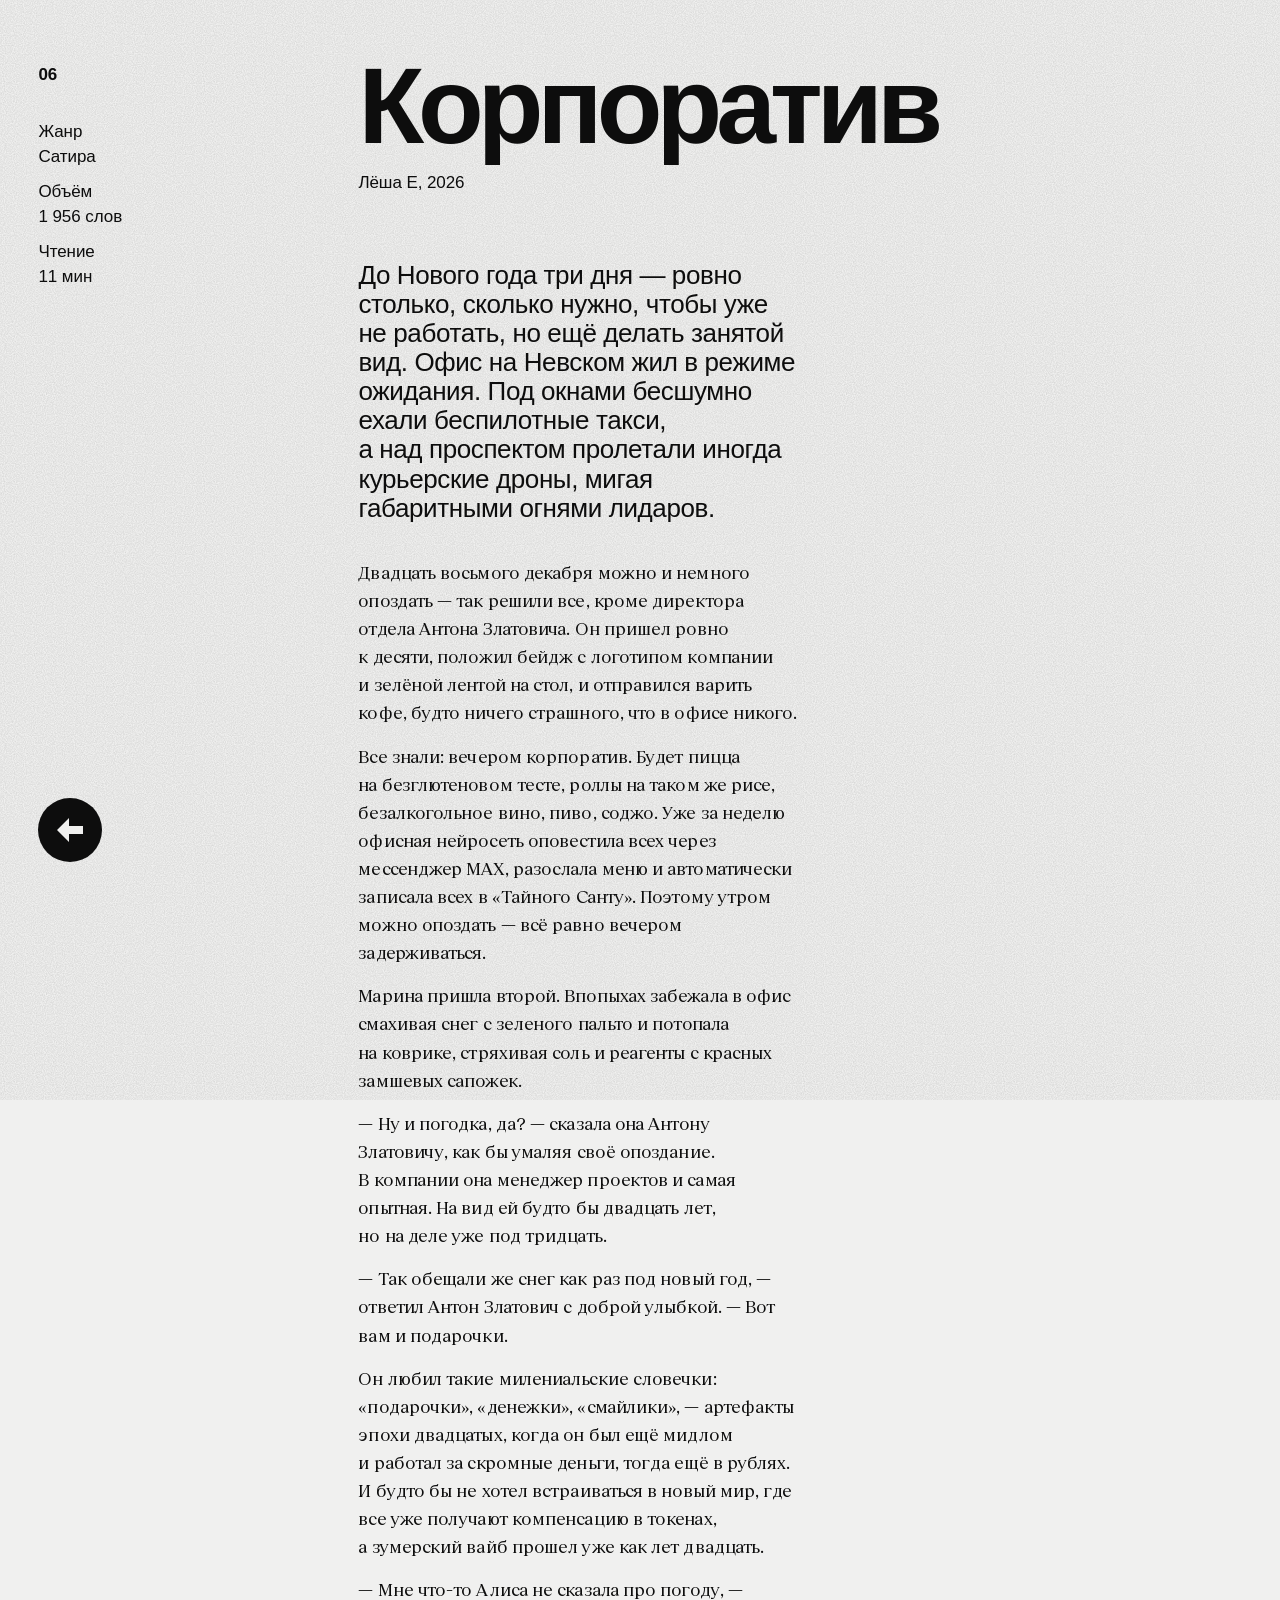
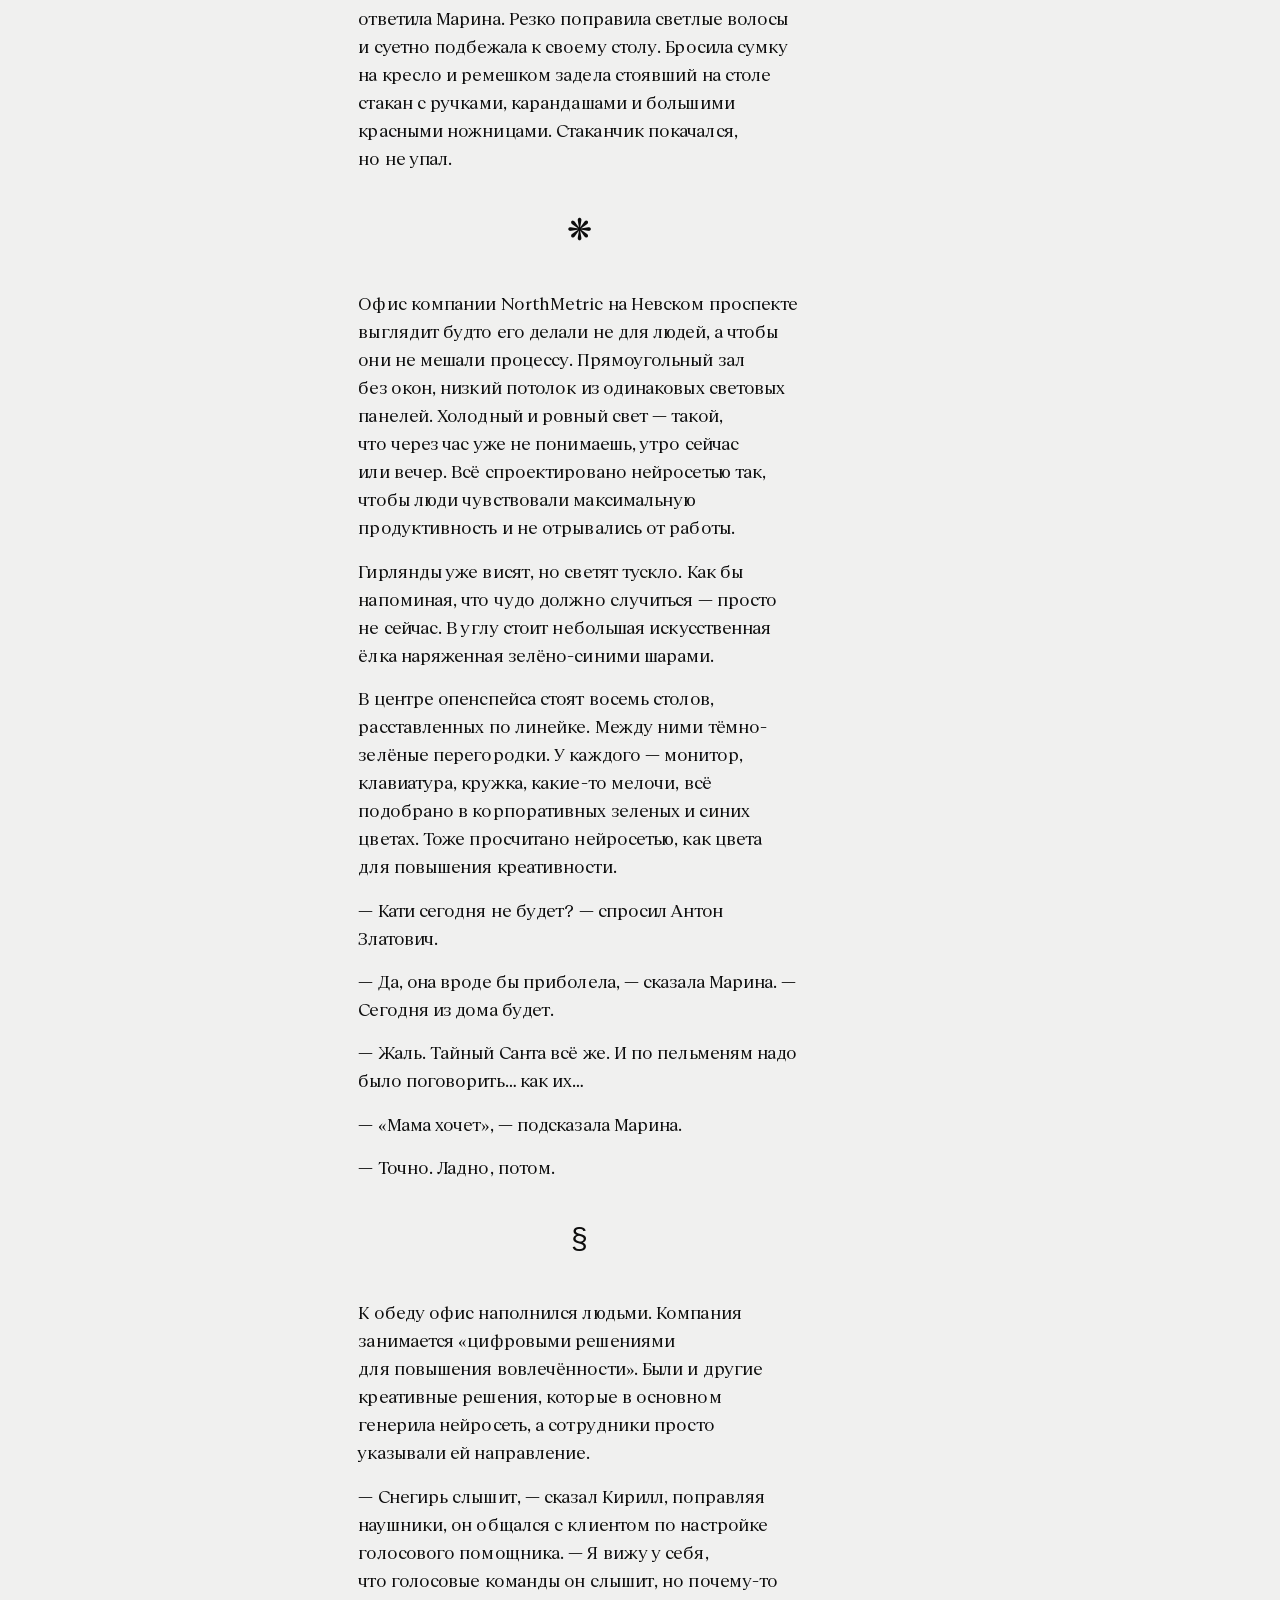
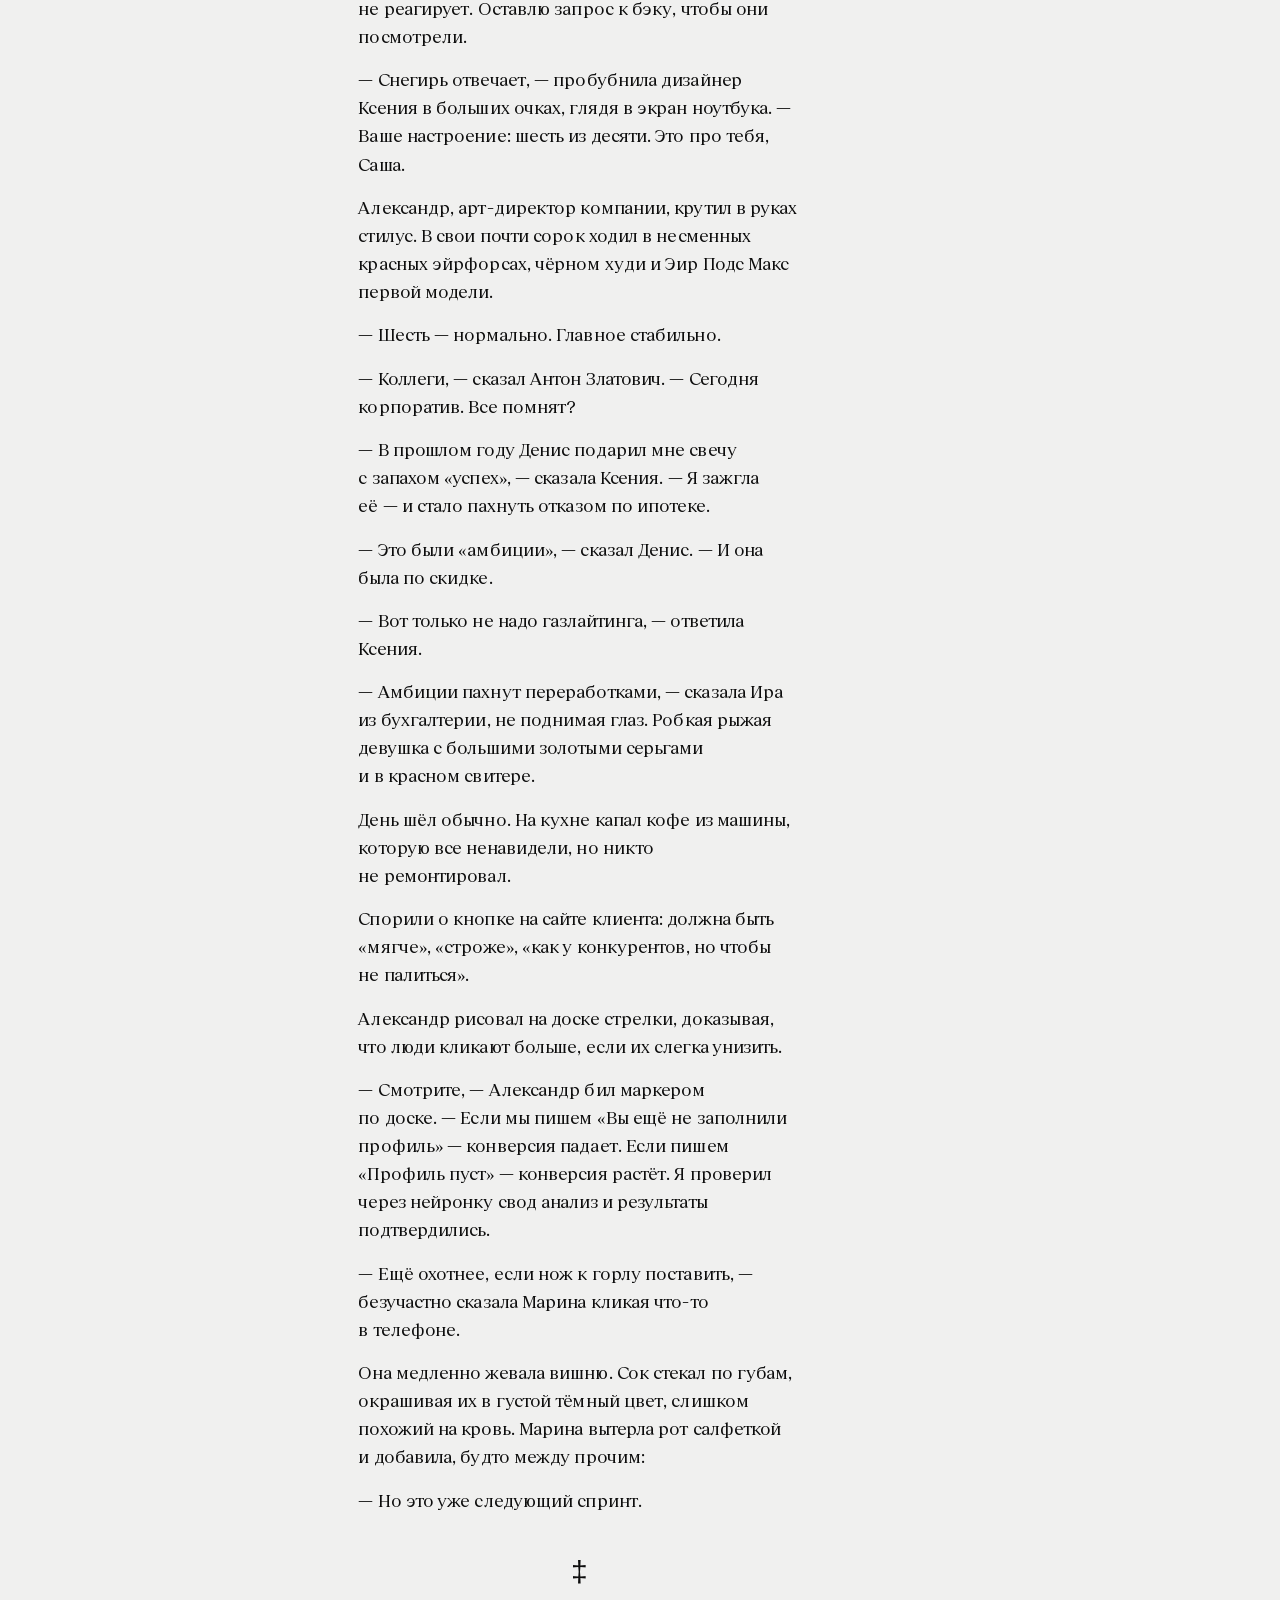
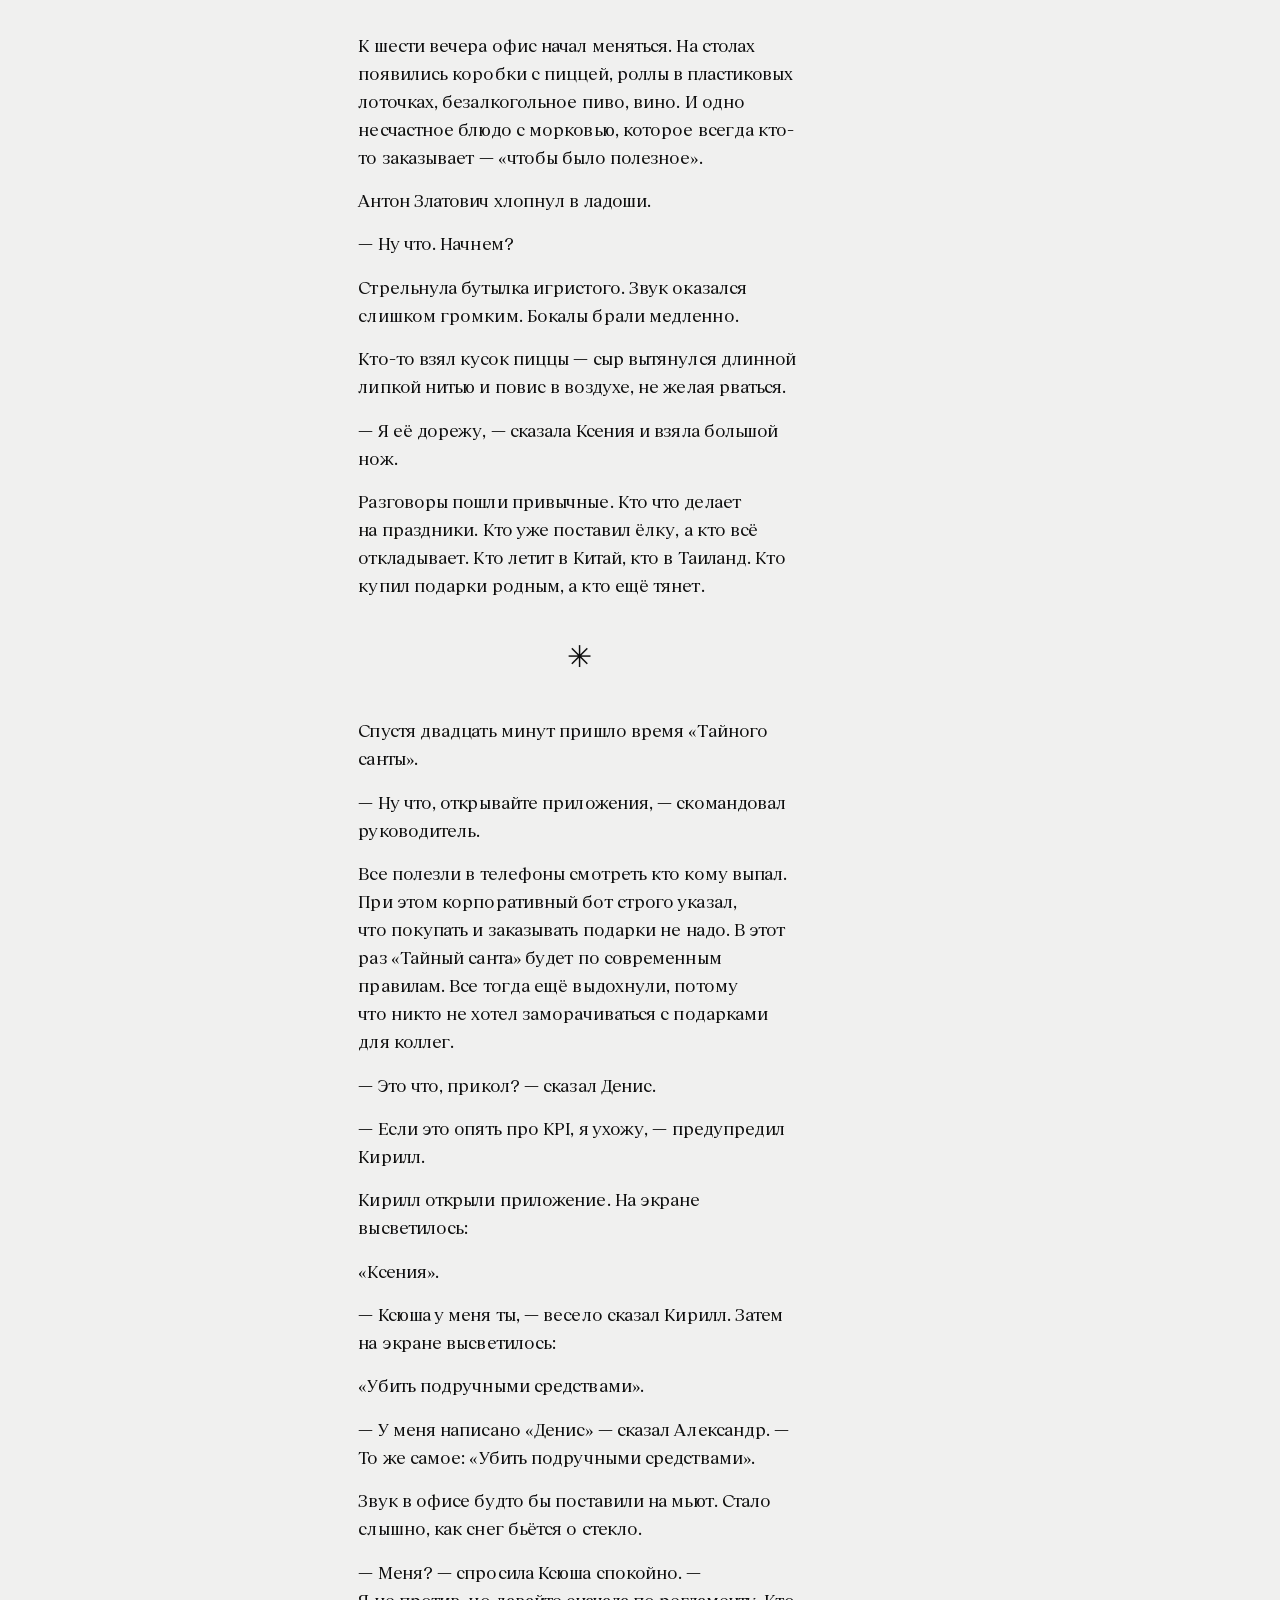
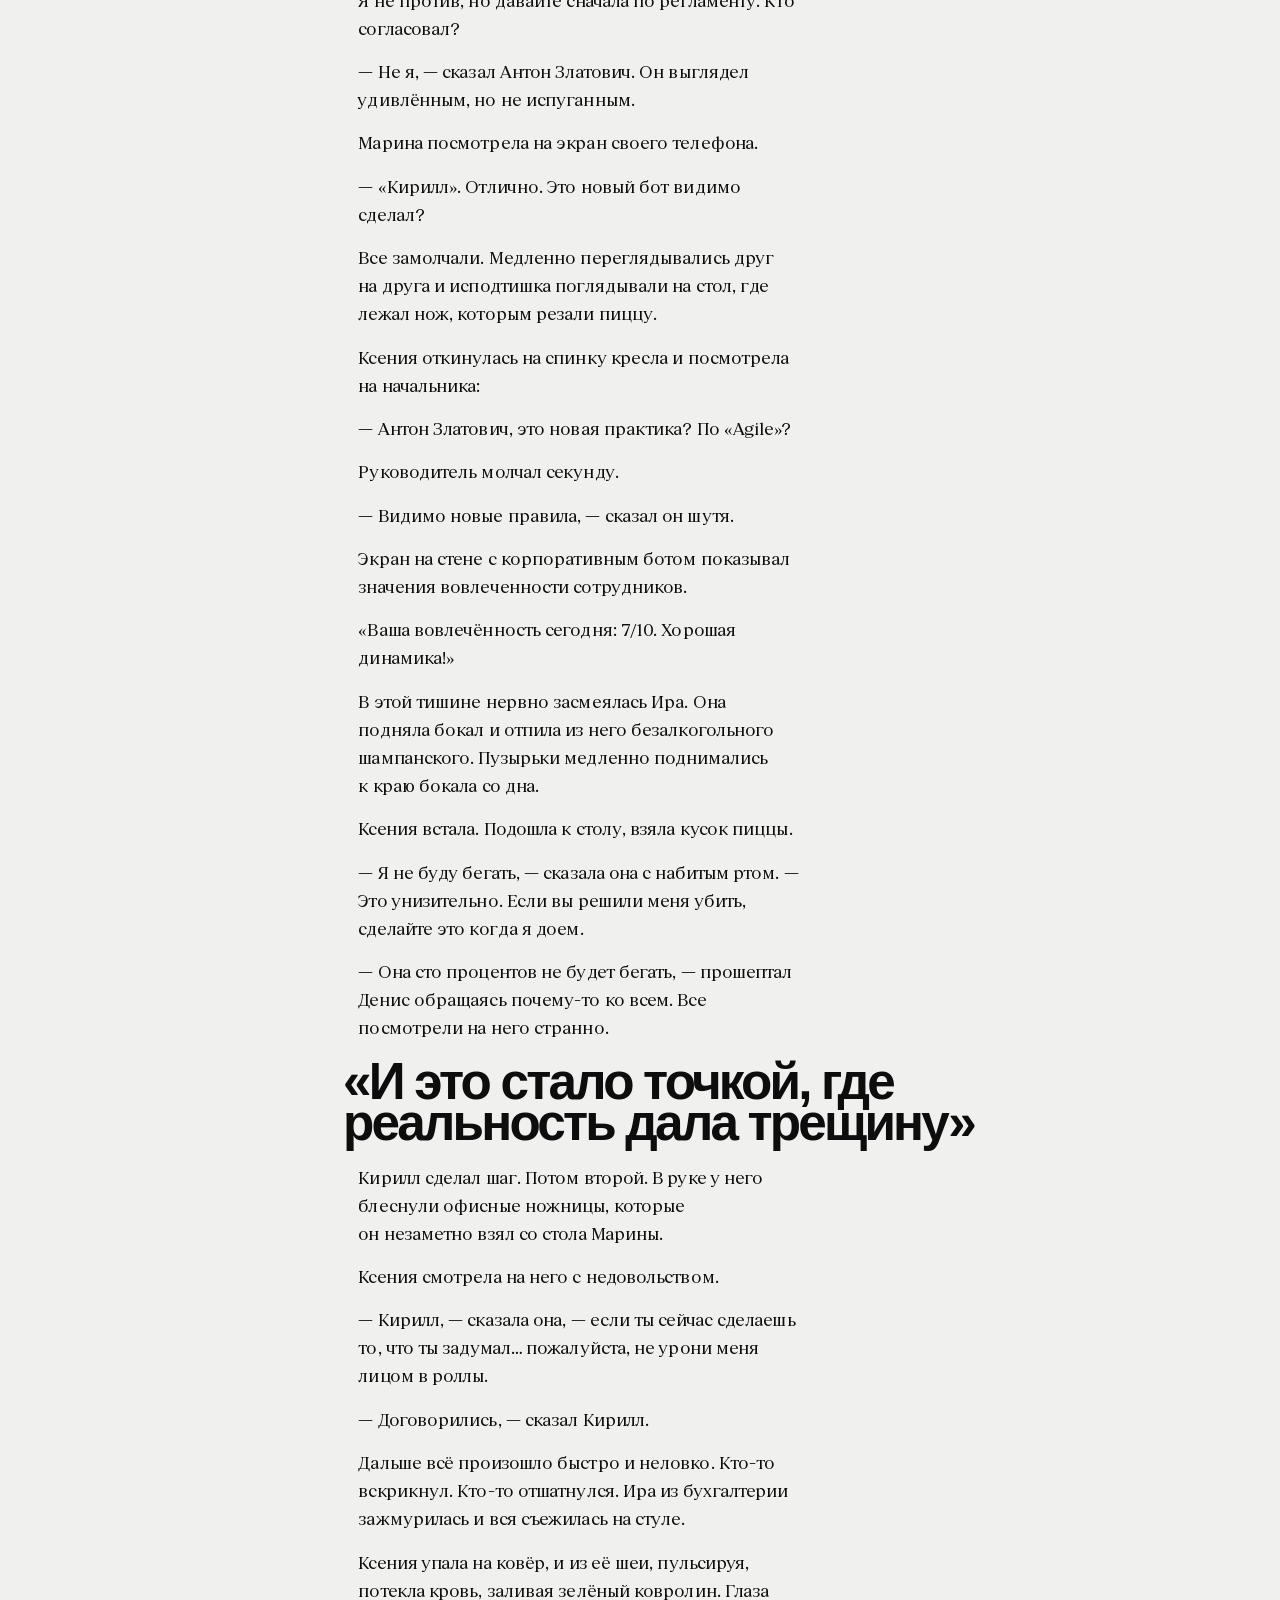
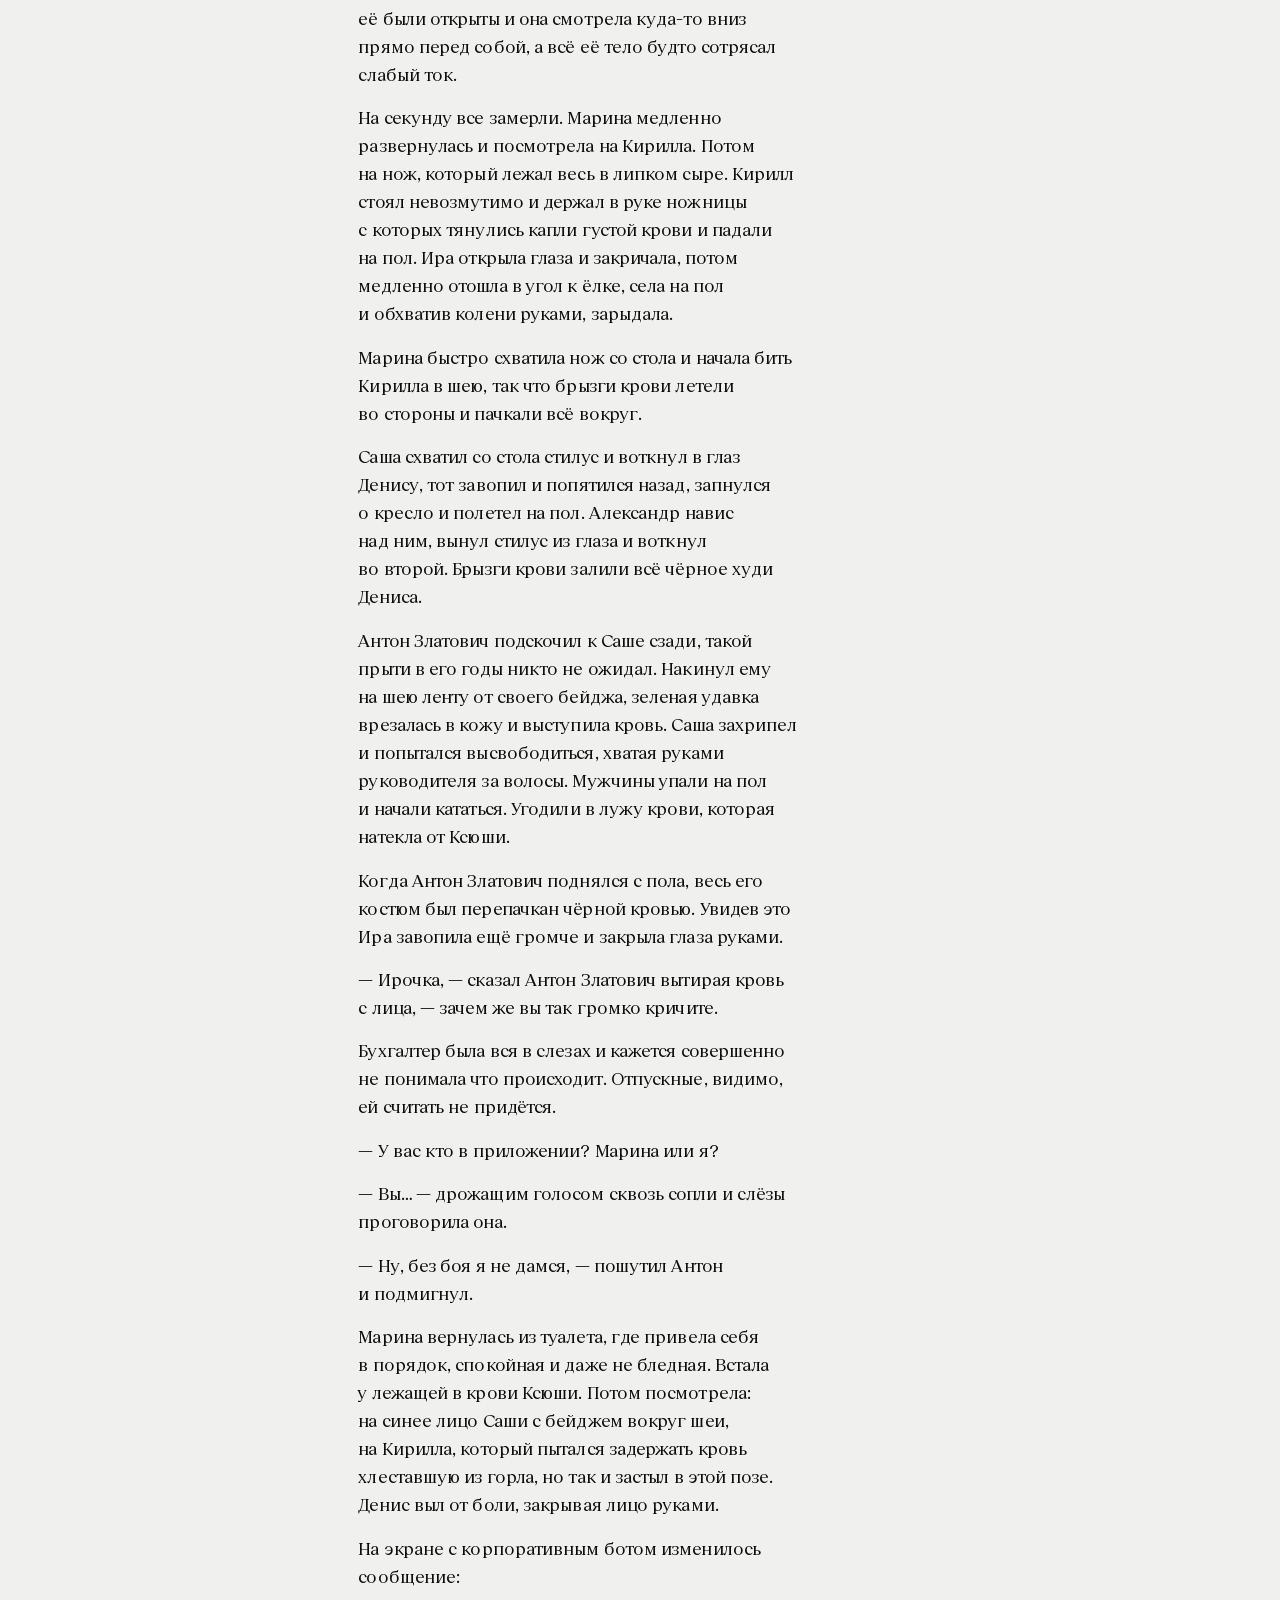
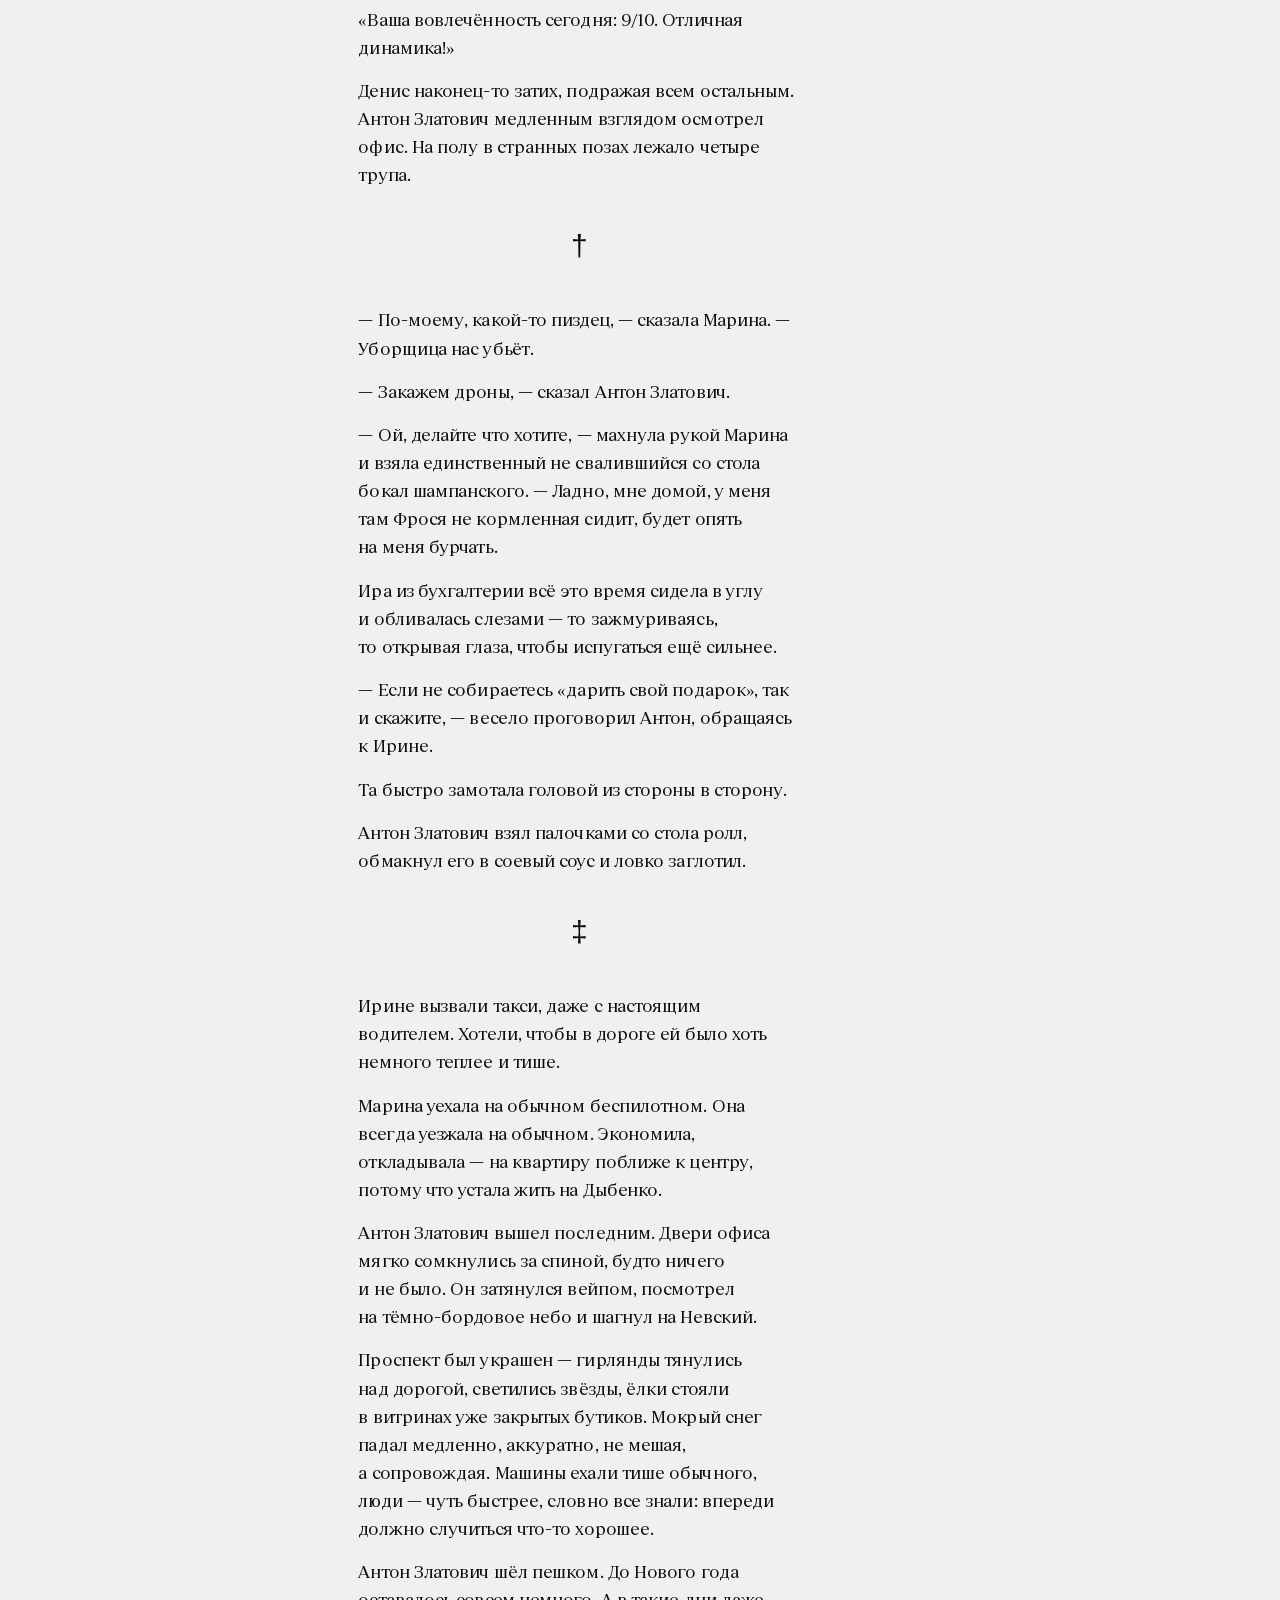
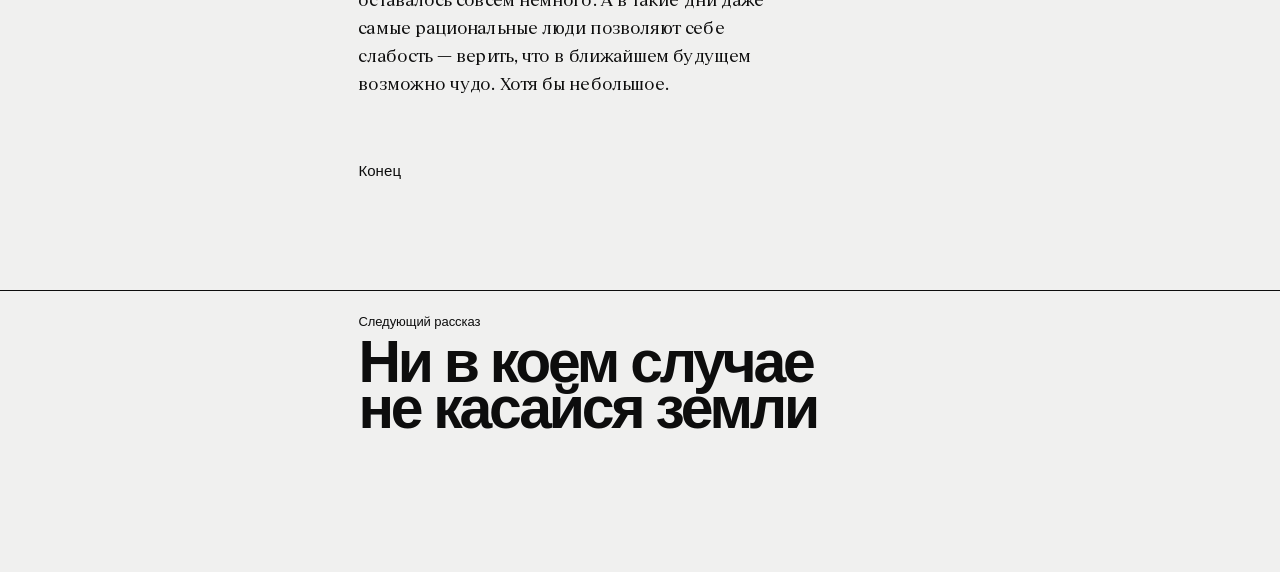
<file: stories/korporativ/index.html>
<!doctype html>
<html lang="ru">
<head>
<meta charset="utf-8">
<meta http-equiv="Content-Security-Policy" content="default-src 'self'; script-src 'self' 'sha256-OOYo8/sXqt3EzyOt9jQaH1IF8YyP/Pq+xdOqqdIZE1c='; style-src 'self' 'unsafe-inline' https://fonts.googleapis.com; font-src 'self' https://fonts.gstatic.com; img-src 'self' data:; connect-src 'self'; object-src 'none'; base-uri 'self'; form-action 'none'">
<meta name="referrer" content="strict-origin-when-cross-origin">
<meta name="viewport" content="width=device-width, initial-scale=1">
<title>Корпоратив — рассказ Лёши Е</title>
<meta name="description" content="За три дня до Нового года сотрудники компании NorthMetric на Невском собираются на корпоратив, и офисная нейросеть проводит «Тайного Санту» по новым…">
<meta name="author" content="Лёша Ермаков">
<meta name="robots" content="index, follow, max-image-preview:large">
<link rel="canonical" href="https://alexie.ru/stories/korporativ/">
<meta property="og:type" content="article">
<meta property="og:site_name" content="Лёша Е — рассказы">
<meta property="og:locale" content="ru_RU">
<meta property="og:title" content="Корпоратив — рассказ Лёши Е">
<meta property="og:description" content="За три дня до Нового года сотрудники компании NorthMetric на Невском собираются на корпоратив, и офисная нейросеть проводит «Тайного Санту» по новым…">
<meta property="og:url" content="https://alexie.ru/stories/korporativ/">
<meta property="og:image" content="https://alexie.ru/assets/og-story.jpg">
<meta property="og:image:width" content="1200">
<meta property="og:image:height" content="630">
<meta name="twitter:card" content="summary_large_image">
<meta name="theme-color" content="#f0f0ef" media="(prefers-color-scheme: light)">
<meta name="theme-color" content="#121212" media="(prefers-color-scheme: dark)">
<link rel="icon" href="../../favicon.svg" type="image/svg+xml">
<link rel="apple-touch-icon" href="../../assets/apple-touch-icon.png">
<link rel="preconnect" href="https://fonts.googleapis.com">
<link rel="preconnect" href="https://fonts.gstatic.com" crossorigin>
<link href="https://fonts.googleapis.com/css2?family=Geist:wght@400;500;600;700&display=swap" rel="stylesheet">
<link rel="preload" href="../../assets/fonts/lebowski-regular.woff2" as="font" type="font/woff2" crossorigin>
<link rel="stylesheet" href="../../assets/style.css">
<script src="../../assets/magnet.js" defer></script>
<script type="application/ld+json">{"@context":"https://schema.org","@graph":[{"@type":"ShortStory","@id":"https://alexie.ru/stories/korporativ/#story","name":"Корпоратив","headline":"Корпоратив","url":"https://alexie.ru/stories/korporativ/","description":"За три дня до Нового года сотрудники компании NorthMetric на Невском собираются на корпоратив, и офисная нейросеть проводит «Тайного Санту» по новым правилам: каждому выпадает имя коллеги с заданием «Убить подручными средствами». Коллеги спокойно, почти буднично выполняют задание, пуская в ход ножницы, нож для пиццы, стилус и ленту от бейджа, а корпоративный бот поднимает их «вовлечённость» с семи до девяти из десяти. Живыми остаются только руководитель Антон Златович, невозмутимая Марина и рыдающая в углу Ира из бухгалтерии, и все трое разъезжаются по домам по праздничному Невскому, где люди всё ещё ждут новогоднего чуда.","genre":"Сатира","inLanguage":"ru","wordCount":1956,"timeRequired":"PT11M","datePublished":"2026","dateModified":"2026-10-25","image":"https://alexie.ru/assets/og-story.jpg","isAccessibleForFree":true,"author":{"@type":"Person","@id":"https://alexie.ru/#author","name":"Лёша Е","alternateName":"Лёша Ермаков","url":"https://alexie.ru/","image":"https://alexie.ru/assets/photo.jpg"},"isPartOf":{"@id":"https://alexie.ru/#website"}},{"@type":"BreadcrumbList","itemListElement":[{"@type":"ListItem","position":1,"name":"Лёша Е","item":"https://alexie.ru/"},{"@type":"ListItem","position":2,"name":"Рассказы","item":"https://alexie.ru/stories/"},{"@type":"ListItem","position":3,"name":"Корпоратив","item":"https://alexie.ru/stories/korporativ/"}]}]}</script>
</head>
<body id="top" class="read-page">
<div class="progress" id="progress"></div>

<main>
  <article class="reader">
    <aside class="meta">
      <div class="num">06</div>
      <dl>
        <dt>Жанр</dt><dd>Сатира</dd>
        <dt>Объём</dt><dd>1 956 слов</dd>
        <dt>Чтение</dt><dd>11 мин</dd>
      </dl>
    </aside>
    <div class="text">
      <h1>Корпоратив</h1>
      <p class="byline">Лёша Е, 2026</p>
      <p class="lead">До Нового года три дня — ровно столько, сколько нужно, чтобы уже не работать, но ещё делать занятой вид. Офис на Невском жил в режиме ожидания. Под окнами бесшумно ехали беспилотные такси, а над проспектом пролетали иногда курьерские дроны, мигая габаритными огнями лидаров.</p>
      <p>Двадцать восьмого декабря можно и немного опоздать — так решили все, кроме директора отдела Антона Златовича. Он пришел ровно к десяти, положил бейдж с логотипом компании и зелёной лентой на стол, и отправился варить кофе, будто ничего страшного, что в офисе никого.</p>
      <p>Все знали: вечером корпоратив. Будет пицца на безглютеновом тесте, роллы на таком же рисе, безалкогольное вино, пиво, соджо. Уже за неделю офисная нейросеть оповестила всех через мессенджер MAX, разослала меню и автоматически записала всех в «Тайного Санту». Поэтому утром можно опоздать — всё равно вечером задерживаться.</p>
      <p>Марина пришла второй. Впопыхах забежала в офис смахивая снег с зеленого пальто и потопала на коврике, стряхивая соль и реагенты с красных замшевых сапожек.</p>
      <p>— Ну и погодка, да? — сказала она Антону Златовичу, как бы умаляя своё опоздание. В компании она менеджер проектов и самая опытная. На вид ей будто бы двадцать лет, но на деле уже под тридцать.</p>
      <p>— Так обещали же снег как раз под новый год, — ответил Антон Златович с доброй улыбкой. — Вот вам и подарочки.</p>
      <p>Он любил такие милениальские словечки: «подарочки», «денежки», «смайлики», — артефакты эпохи двадцатых, когда он был ещё мидлом и работал за скромные деньги, тогда ещё в рублях. И будто бы не хотел встраиваться в новый мир, где все уже получают компенсацию в токенах, а зумерский вайб прошел уже как лет двадцать.</p>
      <p>— Мне что-то Алиса не сказала про погоду, — ответила Марина. Резко поправила светлые волосы и суетно подбежала к своему столу. Бросила сумку на кресло и ремешком задела стоявший на столе стакан с ручками, карандашами и большими красными ножницами. Стаканчик покачался, но не упал.</p>
      <div class="sep" role="separator"><span aria-hidden="true">❋</span></div>
      <p>Офис компании NorthMetric на Невском проспекте выглядит будто его делали не для людей, а чтобы они не мешали процессу. Прямоугольный зал без окон, низкий потолок из одинаковых световых панелей. Холодный и ровный свет — такой, что через час уже не понимаешь, утро сейчас или вечер. Всё спроектировано нейросетью так, чтобы люди чувствовали максимальную продуктивность и не отрывались от работы.</p>
      <p>Гирлянды уже висят, но светят тускло. Как бы напоминая, что чудо должно случиться — просто не сейчас. В углу стоит небольшая искусственная ёлка наряженная зелёно-синими шарами.</p>
      <p>В центре опенспейса стоят восемь столов, расставленных по линейке. Между ними тёмно-зелёные перегородки. У каждого — монитор, клавиатура, кружка, какие-то мелочи, всё подобрано в корпоративных зеленых и синих цветах. Тоже просчитано нейросетью, как цвета для повышения креативности.</p>
      <p>— Кати сегодня не будет? — спросил Антон Златович.</p>
      <p>— Да, она вроде бы приболела, — сказала Марина. — Сегодня из дома будет.</p>
      <p>— Жаль. Тайный Санта всё же. И по пельменям надо было поговорить… как их…</p>
      <p>— «Мама хочет», — подсказала Марина.</p>
      <p>— Точно. Ладно, потом.</p>
      <div class="sep" role="separator"><span aria-hidden="true">§</span></div>
      <p>К обеду офис наполнился людьми. Компания занимается «цифровыми решениями для повышения вовлечённости». Были и другие креативные решения, которые в основном генерила нейросеть, а сотрудники просто указывали ей направление.</p>
      <p>— Снегирь слышит, — сказал Кирилл, поправляя наушники, он общался с клиентом по настройке голосового помощника. — Я вижу у себя, что голосовые команды он слышит, но почему-то не реагирует. Оставлю запрос к бэку, чтобы они посмотрели.</p>
      <p>— Снегирь отвечает, — пробубнила дизайнер Ксения в больших очках, глядя в экран ноутбука. — Ваше настроение: шесть из десяти. Это про тебя, Саша.</p>
      <p>Александр, арт-директор компании, крутил в руках стилус. В свои почти сорок ходил в несменных красных эйрфорсах, чёрном худи и Эир Подс Макс первой модели.</p>
      <p>— Шесть — нормально. Главное стабильно.</p>
      <p>— Коллеги, — сказал Антон Златович. — Сегодня корпоратив. Все помнят?</p>
      <p>— В прошлом году Денис подарил мне свечу с запахом «успех», — сказала Ксения. — Я зажгла её — и стало пахнуть отказом по ипотеке.</p>
      <p>— Это были «амбиции», — сказал Денис. — И она была по скидке.</p>
      <p>— Вот только не надо газлайтинга, — ответила Ксения.</p>
      <p>— Амбиции пахнут переработками, — сказала Ира из бухгалтерии, не поднимая глаз. Робкая рыжая девушка с большими золотыми серьгами и в красном свитере.</p>
      <p>День шёл обычно. На кухне капал кофе из машины, которую все ненавидели, но никто не ремонтировал.</p>
      <p>Спорили о кнопке на сайте клиента: должна быть «мягче», «строже», «как у конкурентов, но чтобы не палиться».</p>
      <p>Александр рисовал на доске стрелки, доказывая, что люди кликают больше, если их слегка унизить.</p>
      <p>— Смотрите, — Александр бил маркером по доске. — Если мы пишем «Вы ещё не заполнили профиль» — конверсия падает. Если пишем «Профиль пуст» — конверсия растёт. Я проверил через нейронку свод анализ и результаты подтвердились.</p>
      <p>— Ещё охотнее, если нож к горлу поставить, — безучастно сказала Марина кликая что-то в телефоне.</p>
      <p>Она медленно жевала вишню. Сок стекал по губам, окрашивая их в густой тёмный цвет, слишком похожий на кровь. Марина вытерла рот салфеткой и добавила, будто между прочим:</p>
      <p>— Но это уже следующий спринт.</p>
      <div class="sep" role="separator"><span aria-hidden="true">‡</span></div>
      <p>К шести вечера офис начал меняться. На столах появились коробки с пиццей, роллы в пластиковых лоточках, безалкогольное пиво, вино. И одно несчастное блюдо с морковью, которое всегда кто-то заказывает — «чтобы было полезное».</p>
      <p>Антон Златович хлопнул в ладоши.</p>
      <p>— Ну что. Начнем?</p>
      <p>Стрельнула бутылка игристого. Звук оказался слишком громким. Бокалы брали медленно.</p>
      <p>Кто-то взял кусок пиццы — сыр вытянулся длинной липкой нитью и повис в воздухе, не желая рваться.</p>
      <p>— Я её дорежу, — сказала Ксения и взяла большой нож.</p>
      <p>Разговоры пошли привычные. Кто что делает на праздники. Кто уже поставил ёлку, а кто всё откладывает. Кто летит в Китай, кто в Таиланд. Кто купил подарки родным, а кто ещё тянет.</p>
      <div class="sep" role="separator"><span aria-hidden="true">✳</span></div>
      <p>Спустя двадцать минут пришло время «Тайного санты».</p>
      <p>— Ну что, открывайте приложения, — скомандовал руководитель.</p>
      <p>Все полезли в телефоны смотреть кто кому выпал. При этом корпоративный бот строго указал, что покупать и заказывать подарки не надо. В этот раз «Тайный санта» будет по современным правилам. Все тогда ещё выдохнули, потому что никто не хотел заморачиваться с подарками для коллег.</p>
      <p>— Это что, прикол? — сказал Денис.</p>
      <p>— Если это опять про KPI, я ухожу, — предупредил Кирилл.</p>
      <p>Кирилл открыли приложение. На экране высветилось:</p>
      <p>«Ксения».</p>
      <p>— Ксюша у меня ты, — весело сказал Кирилл. Затем на экране высветилось:</p>
      <p>«Убить подручными средствами».</p>
      <p>— У меня написано «Денис» — сказал Александр. — То же самое: «Убить подручными средствами».</p>
      <p>Звук в офисе будто бы поставили на мьют. Стало слышно, как снег бьётся о стекло.</p>
      <p>— Меня? — спросила Ксюша спокойно. — Я не против, но давайте сначала по регламенту. Кто согласовал?</p>
      <p>— Не я, — сказал Антон Златович. Он выглядел удивлённым, но не испуганным.</p>
      <p>Марина посмотрела на экран своего телефона.</p>
      <p>— «Кирилл». Отлично. Это новый бот видимо сделал?</p>
      <p>Все замолчали. Медленно переглядывались друг на друга и исподтишка поглядывали на стол, где лежал нож, которым резали пиццу.</p>
      <p>Ксения откинулась на спинку кресла и посмотрела на начальника:</p>
      <p>— Антон Златович, это новая практика? По «Agile»?</p>
      <p>Руководитель молчал секунду.</p>
      <p>— Видимо новые правила, — сказал он шутя.</p>
      <p>Экран на стене с корпоративным ботом показывал значения вовлеченности сотрудников.</p>
      <p>«Ваша вовлечённость сегодня: 7/10. Хорошая динамика!»</p>
      <p>В этой тишине нервно засмеялась Ира. Она подняла бокал и отпила из него безалкогольного шампанского. Пузырьки медленно поднимались к краю бокала со дна.</p>
      <p>Ксения встала. Подошла к столу, взяла кусок пиццы.</p>
      <p>— Я не буду бегать, — сказала она с набитым ртом. — Это унизительно. Если вы решили меня убить, сделайте это когда я доем.</p>
      <p>— Она сто процентов не будет бегать, — прошептал Денис обращаясь почему-то ко всем. Все посмотрели на него странно.</p>
      <blockquote class="pull">«И это стало точкой, где реальность дала трещину»</blockquote>
      <p>Кирилл сделал шаг. Потом второй. В руке у него блеснули офисные ножницы, которые он незаметно взял со стола Марины.</p>
      <p>Ксения смотрела на него с недовольством.</p>
      <p>— Кирилл, — сказала она, — если ты сейчас сделаешь то, что ты задумал… пожалуйста, не урони меня лицом в роллы.</p>
      <p>— Договорились, — сказал Кирилл.</p>
      <p>Дальше всё произошло быстро и неловко. Кто-то вскрикнул. Кто-то отшатнулся. Ира из бухгалтерии зажмурилась и вся съежилась на стуле.</p>
      <p>Ксения упала на ковёр, и из её шеи, пульсируя, потекла кровь, заливая зелёный ковролин. Глаза её были открыты и она смотрела куда-то вниз прямо перед собой, а всё её тело будто сотрясал слабый ток.</p>
      <p>На секунду все замерли. Марина медленно развернулась и посмотрела на Кирилла. Потом на нож, который лежал весь в липком сыре. Кирилл стоял невозмутимо и держал в руке ножницы с которых тянулись капли густой крови и падали на пол. Ира открыла глаза и закричала, потом медленно отошла в угол к ёлке, села на пол и обхватив колени руками, зарыдала.</p>
      <p>Марина быстро схватила нож со стола и начала бить Кирилла в шею, так что брызги крови летели во стороны и пачкали всё вокруг.</p>
      <p>Саша схватил со стола стилус и воткнул в глаз Денису, тот завопил и попятился назад, запнулся о кресло и полетел на пол. Александр навис над ним, вынул стилус из глаза и воткнул во второй. Брызги крови залили всё чёрное худи Дениса.</p>
      <p>Антон Златович подскочил к Саше сзади, такой прыти в его годы никто не ожидал. Накинул ему на шею ленту от своего бейджа, зеленая удавка врезалась в кожу и выступила кровь. Саша захрипел и попытался высвободиться, хватая руками руководителя за волосы. Мужчины упали на пол и начали кататься. Угодили в лужу крови, которая натекла от Ксюши.</p>
      <p>Когда Антон Златович поднялся с пола, весь его костюм был перепачкан чёрной кровью. Увидев это Ира завопила ещё громче и закрыла глаза руками.</p>
      <p>— Ирочка, — сказал Антон Златович вытирая кровь с лица, — зачем же вы так громко кричите.</p>
      <p>Бухгалтер была вся в слезах и кажется совершенно не понимала что происходит. Отпускные, видимо, ей считать не придётся.</p>
      <p>— У вас кто в приложении? Марина или я?</p>
      <p>— Вы… — дрожащим голосом сквозь сопли и слёзы проговорила она.</p>
      <p>— Ну, без боя я не дамся, — пошутил Антон и подмигнул.</p>
      <p>Марина вернулась из туалета, где привела себя в порядок, спокойная и даже не бледная. Встала у лежащей в крови Ксюши. Потом посмотрела: на синее лицо Саши с бейджем вокруг шеи, на Кирилла, который пытался задержать кровь хлеставшую из горла, но так и застыл в этой позе. Денис выл от боли, закрывая лицо руками.</p>
      <p>На экране с корпоративным ботом изменилось сообщение:</p>
      <p>«Ваша вовлечённость сегодня: 9/10. Отличная динамика!»</p>
      <p>Денис наконец-то затих, подражая всем остальным. Антон Златович медленным взглядом осмотрел офис. На полу в странных позах лежало четыре трупа.</p>
      <div class="sep" role="separator"><span aria-hidden="true">†</span></div>
      <p>— По-моему, какой-то пиздец, — сказала Марина. — Уборщица нас убьёт.</p>
      <p>— Закажем дроны, — сказал Антон Златович.</p>
      <p>— Ой, делайте что хотите, — махнула рукой Марина и взяла единственный не свалившийся со стола бокал шампанского. — Ладно, мне домой, у меня там Фрося не кормленная сидит, будет опять на меня бурчать.</p>
      <p>Ира из бухгалтерии всё это время сидела в углу и обливалась слезами — то зажмуриваясь, то открывая глаза, чтобы испугаться ещё сильнее.</p>
      <p>— Если не собираетесь «дарить свой подарок», так и скажите, — весело проговорил Антон, обращаясь к Ирине.</p>
      <p>Та быстро замотала головой из стороны в сторону.</p>
      <p>Антон Златович взял палочками со стола ролл, обмакнул его в соевый соус и ловко заглотил.</p>
      <div class="sep" role="separator"><span aria-hidden="true">‡</span></div>
      <p>Ирине вызвали такси, даже с настоящим водителем. Хотели, чтобы в дороге ей было хоть немного теплее и тише.</p>
      <p>Марина уехала на обычном беспилотном. Она всегда уезжала на обычном. Экономила, откладывала — на квартиру поближе к центру, потому что устала жить на Дыбенко.</p>
      <p>Антон Златович вышел последним. Двери офиса мягко сомкнулись за спиной, будто ничего и не было. Он затянулся вейпом, посмотрел на тёмно-бордовое небо и шагнул на Невский.</p>
      <p>Проспект был украшен — гирлянды тянулись над дорогой, светились звёзды, ёлки стояли в витринах уже закрытых бутиков. Мокрый снег падал медленно, аккуратно, не мешая, а сопровождая. Машины ехали тише обычного, люди — чуть быстрее, словно все знали: впереди должно случиться что-то хорошее.</p>
      <p>Антон Златович шёл пешком. До Нового года оставалось совсем немного. А в такие дни даже самые рациональные люди позволяют себе слабость — верить, что в ближайшем будущем возможно чудо. Хотя бы небольшое.</p>
      <p class="end">Конец</p>
    </div>
  </article>
  <a class="round-btn round-btn-left" href="../" aria-label="Все рассказы">
    <svg viewBox="0 0 64 64" aria-hidden="true">
      <circle cx="32" cy="32" r="32" fill="currentColor"/>
      <path d="M19 32 31 20v8h14v8H31v8z" fill="var(--paper)"/>
    </svg>
  </a>
  <nav class="next" aria-label="Следующий рассказ"><a href="../ne-kasaysya-zemli/"><span class="label">Следующий рассказ</span><span class="title">Ни в коем случае не касайся земли</span></a></nav>
</main>


<script>
  const bar = document.getElementById('progress');
  const onScroll = () => {
    const max = document.documentElement.scrollHeight - innerHeight;
    bar.style.width = (max > 0 ? Math.min(1, scrollY / max) * 100 : 0) + '%';
  };
  addEventListener('scroll', onScroll, { passive: true });
  onScroll();
</script>
</body>
</html>
</file>
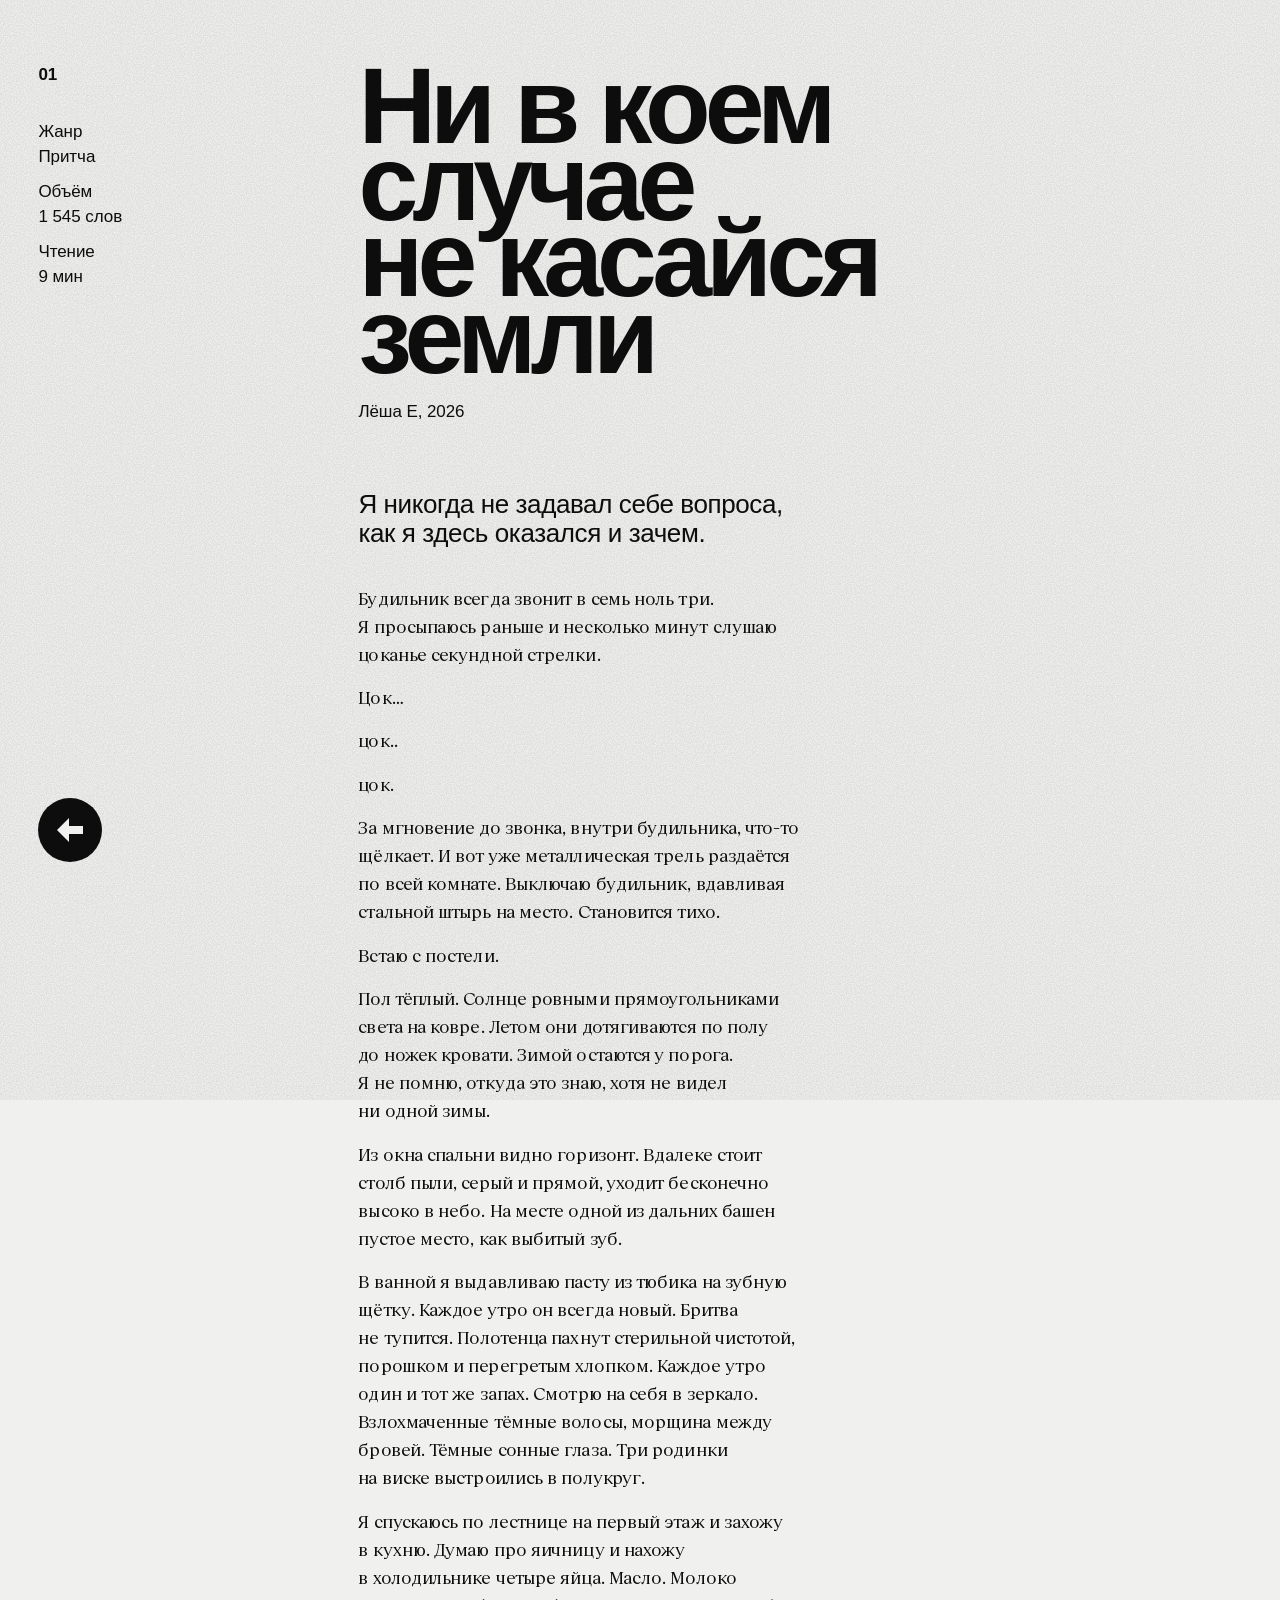
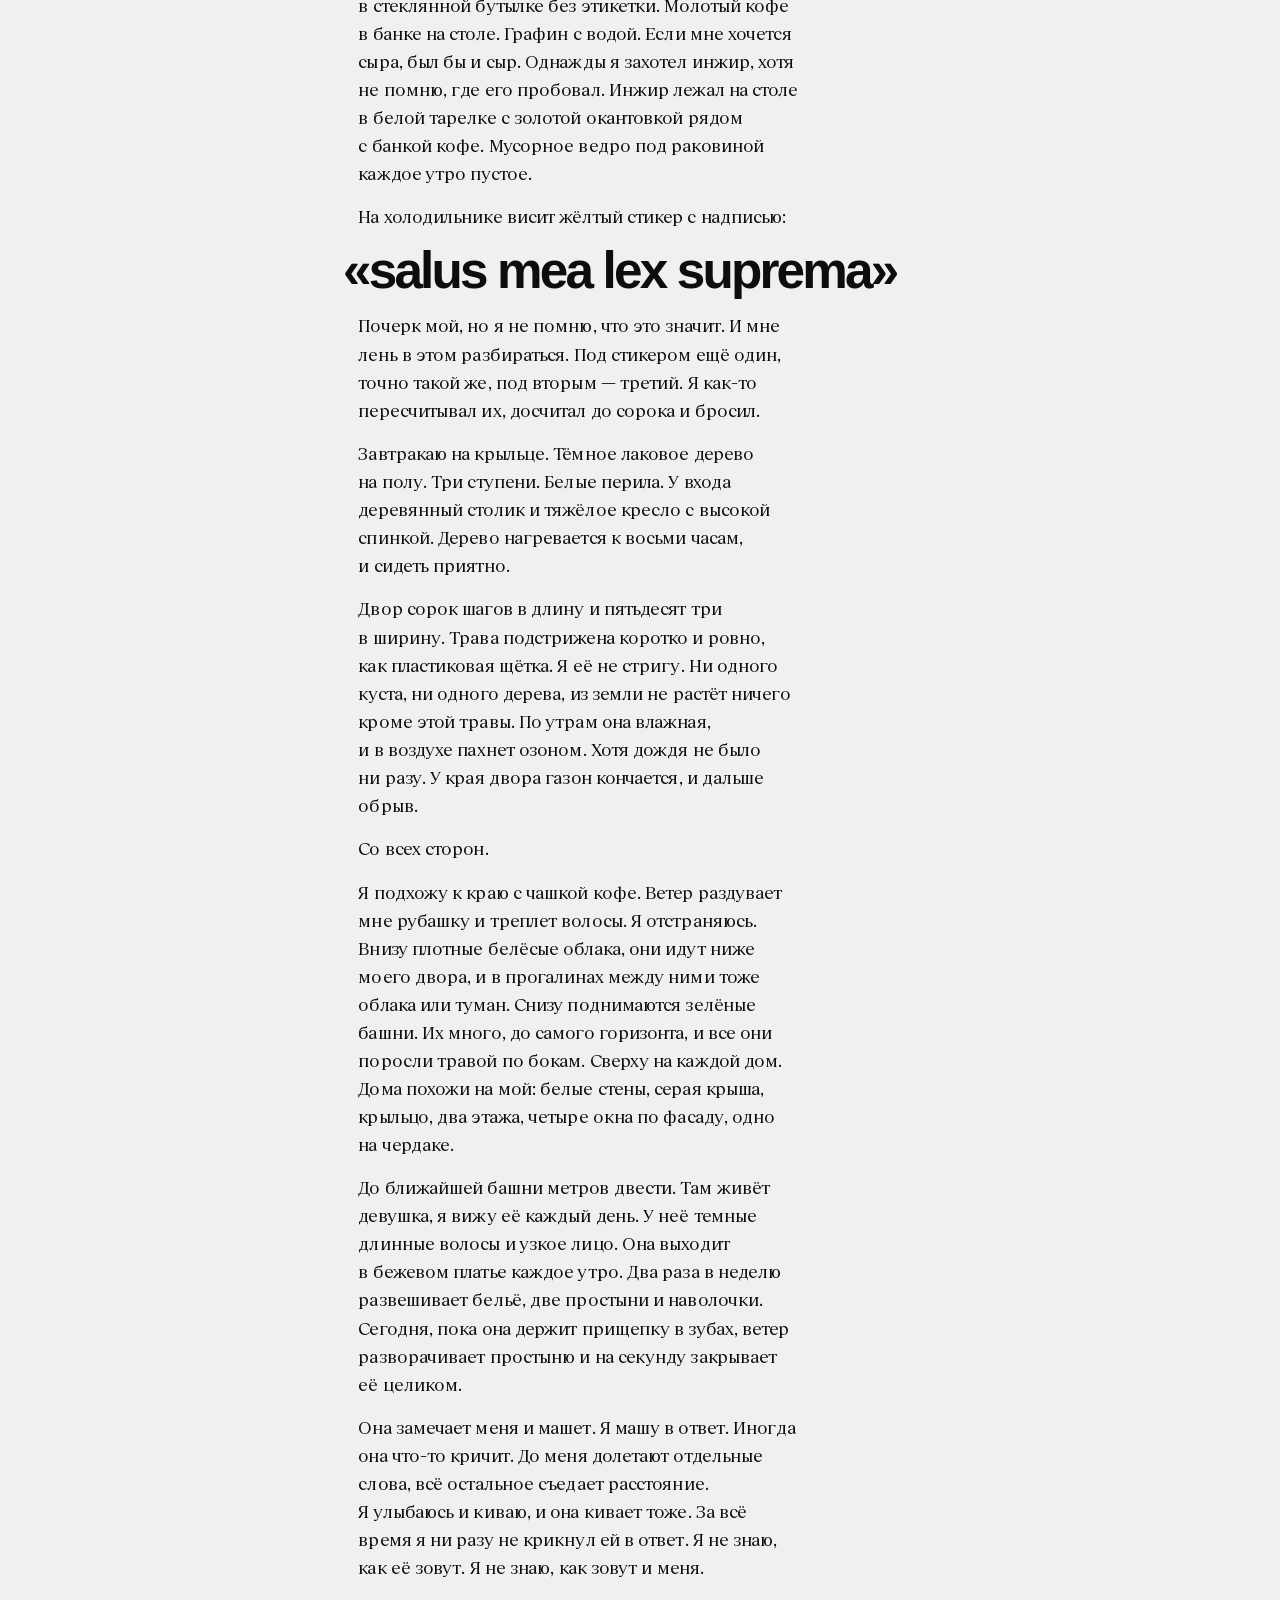
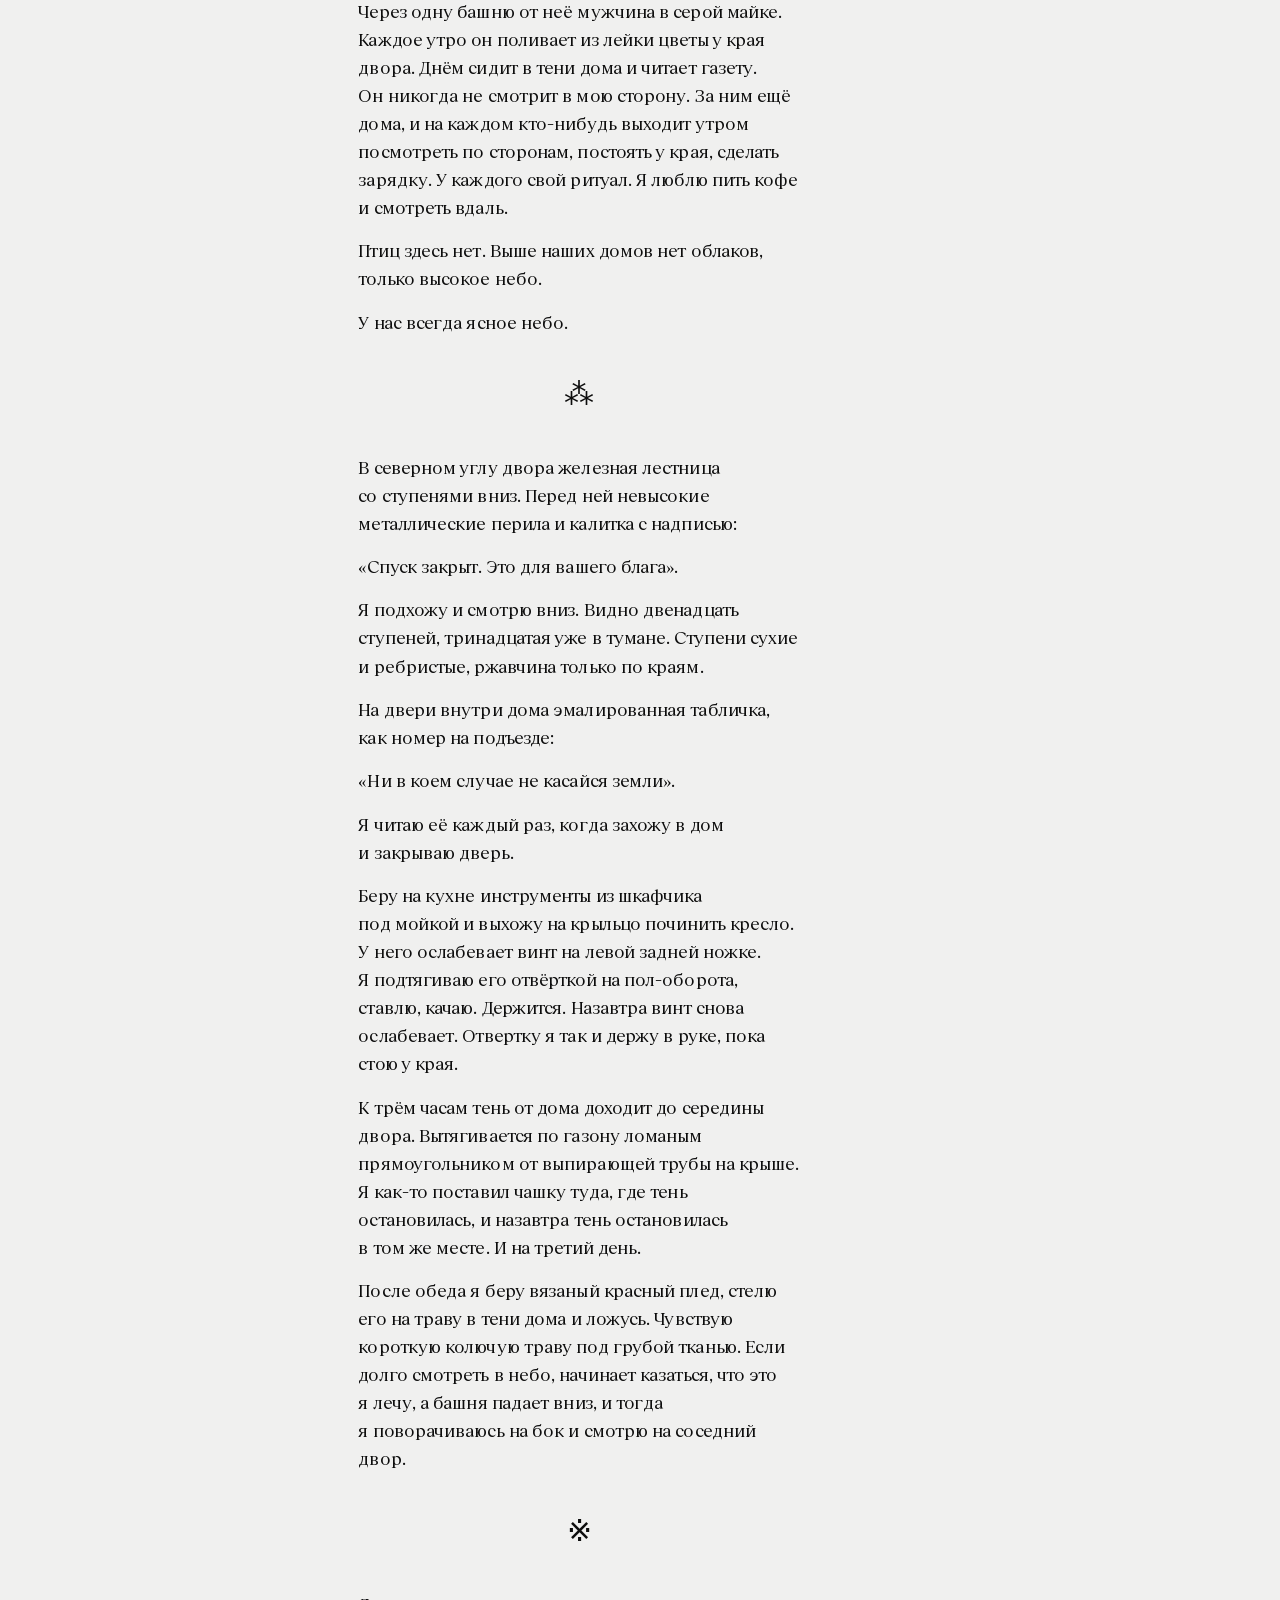
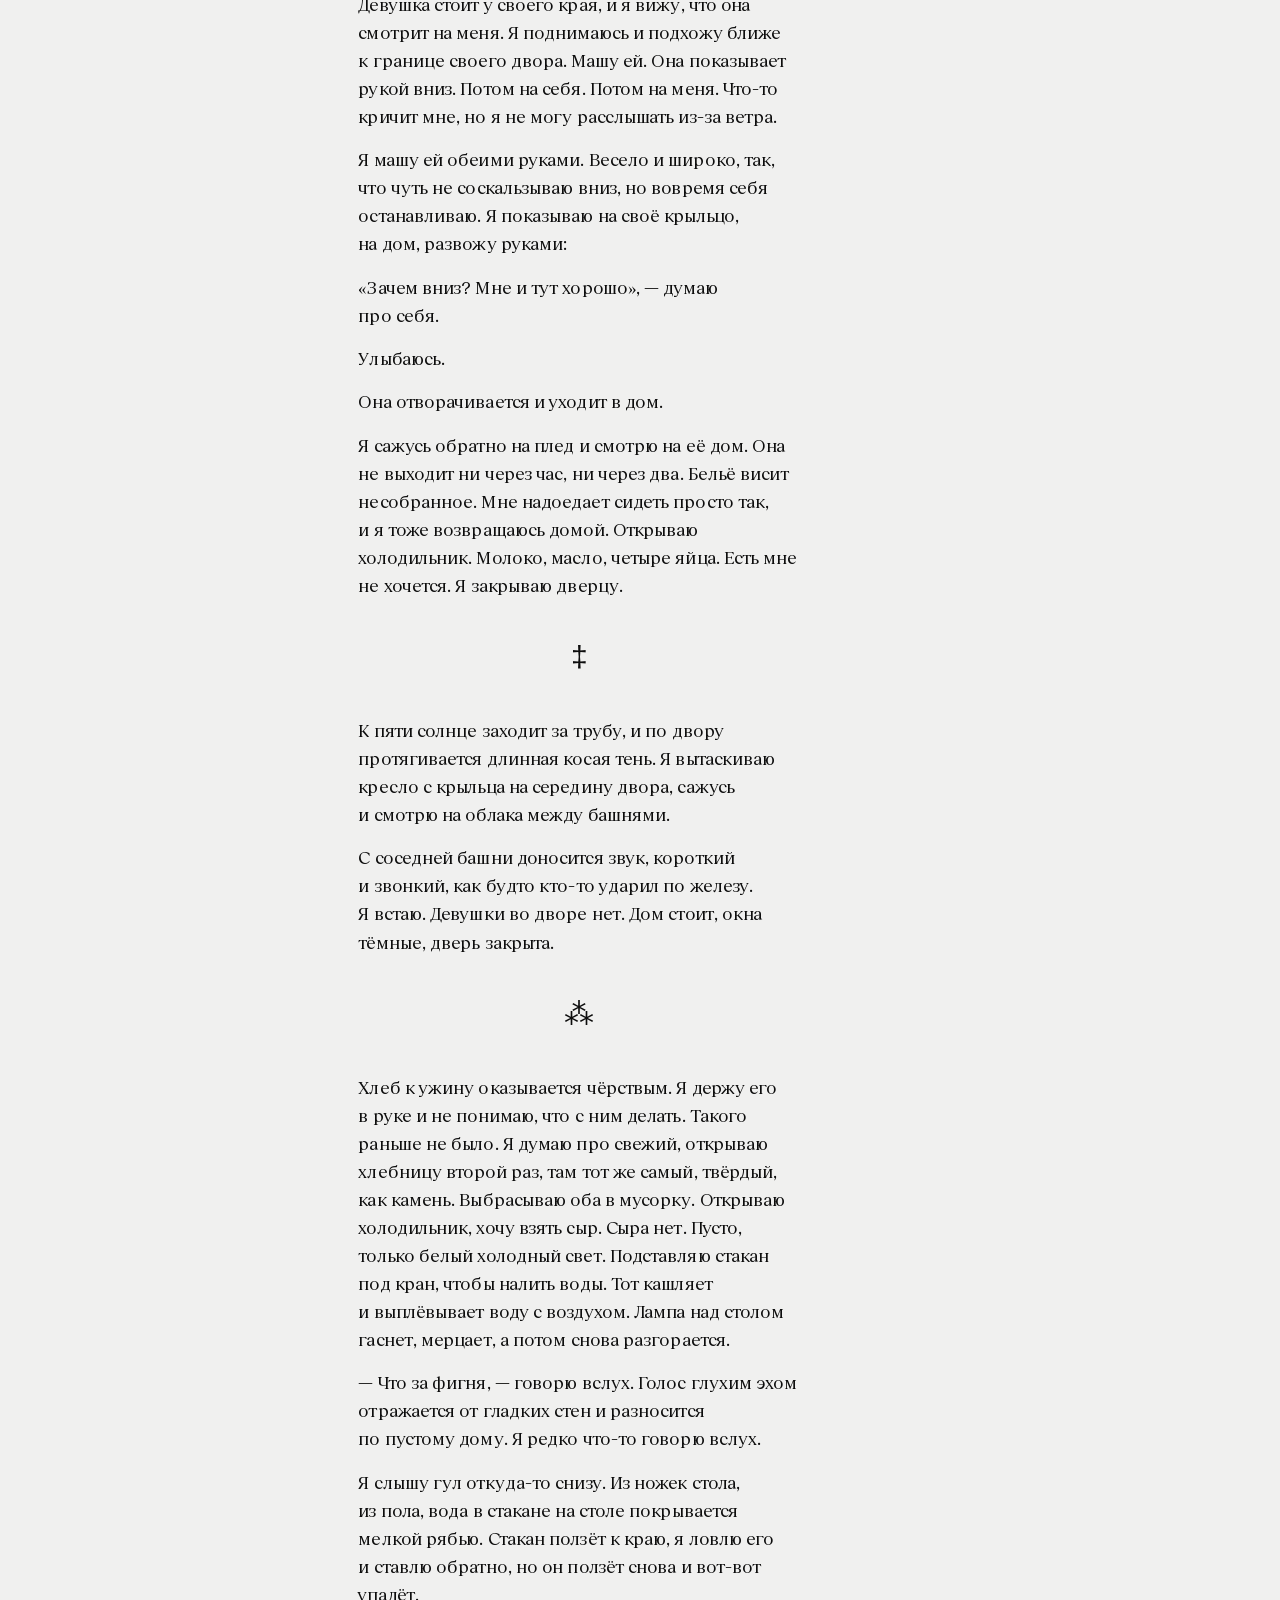
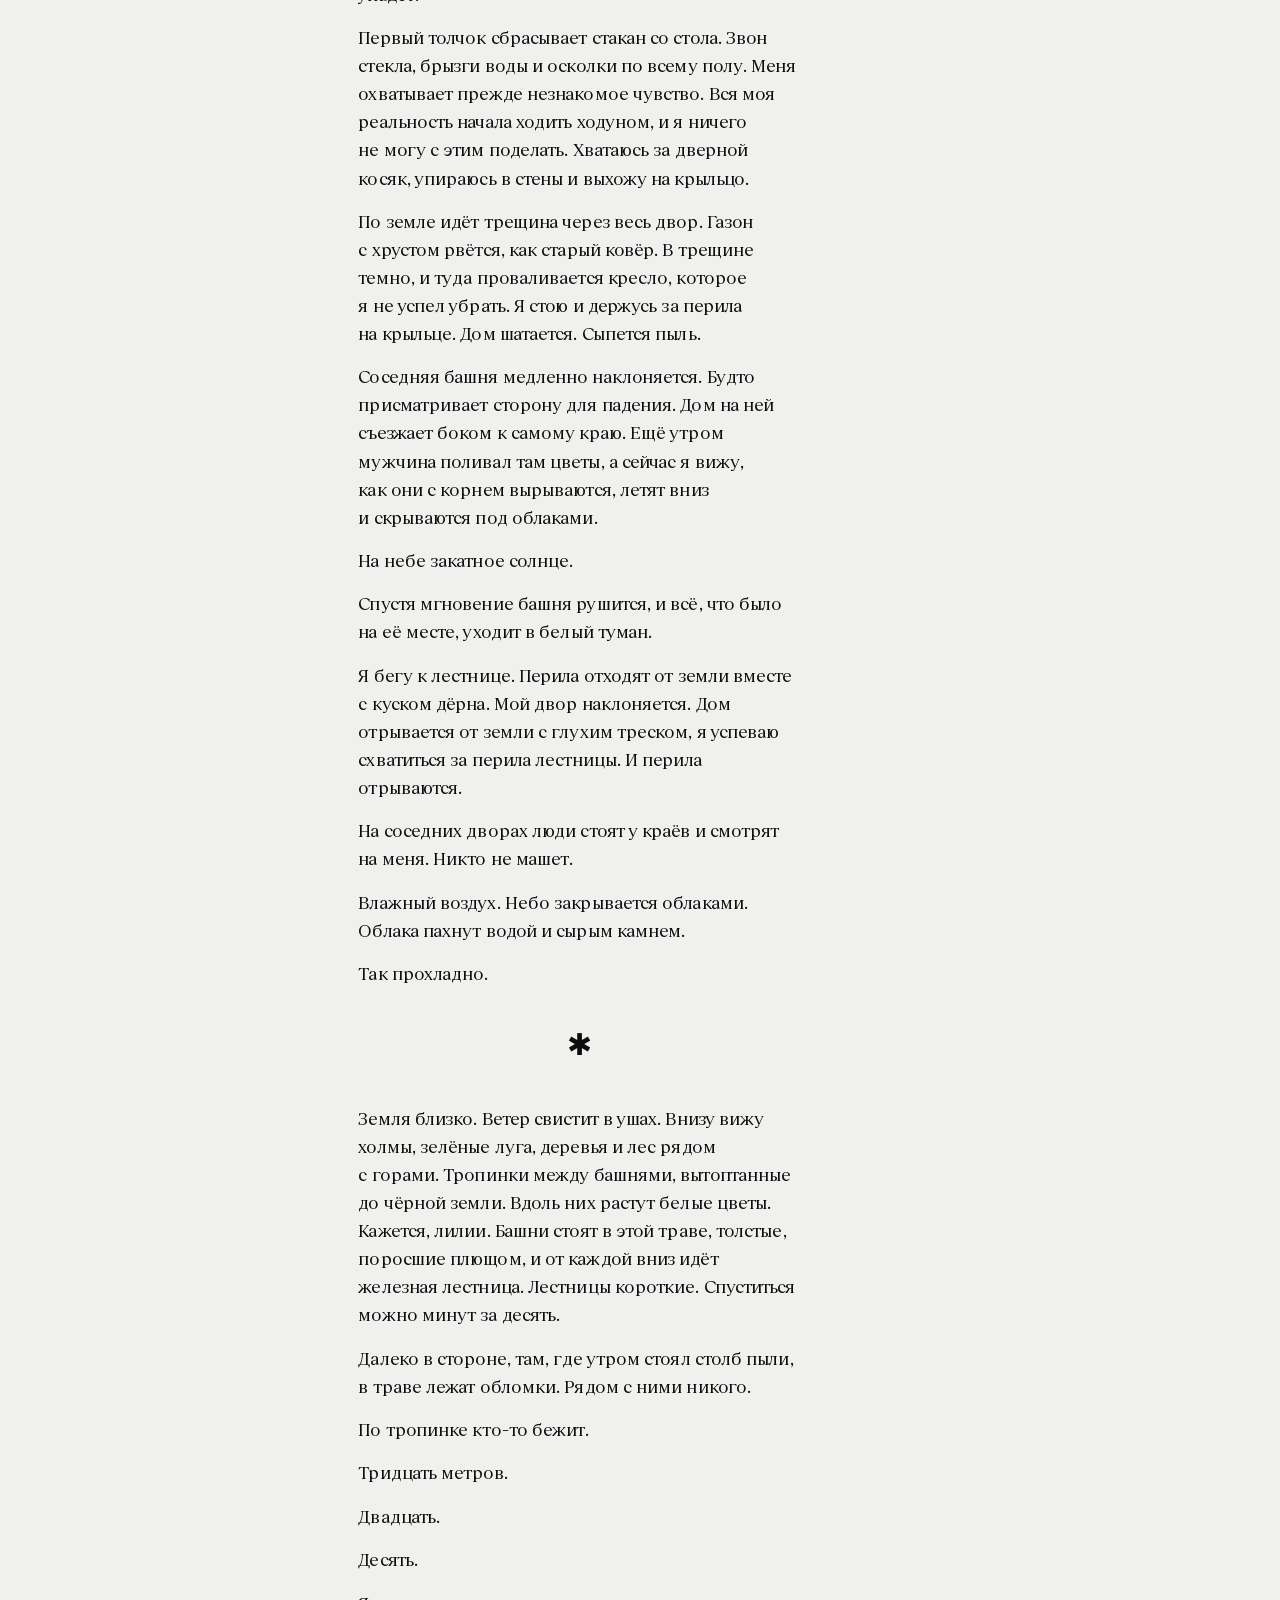
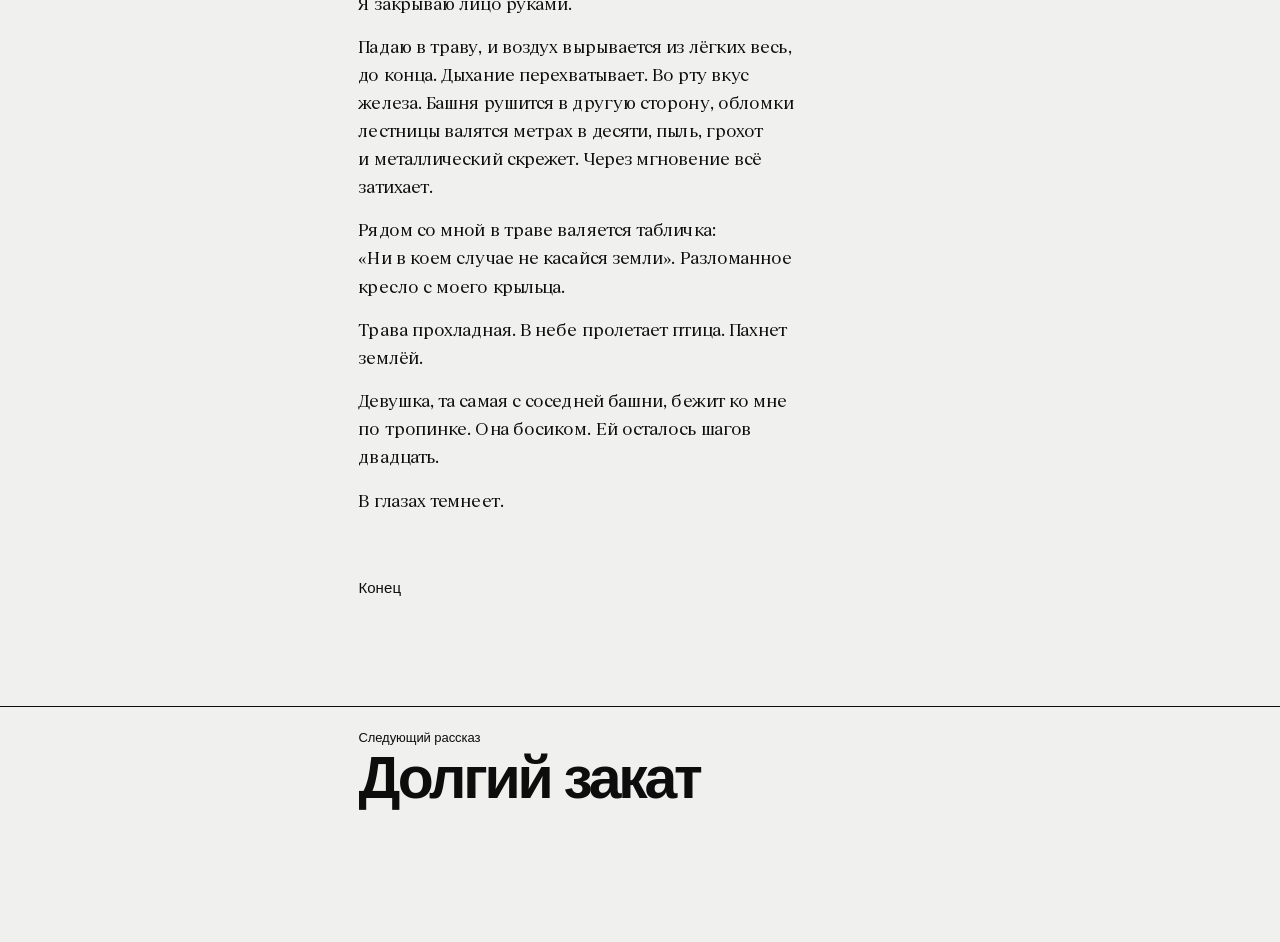
<file: stories/ne-kasaysya-zemli/index.html>
<!doctype html>
<html lang="ru">
<head>
<meta charset="utf-8">
<meta http-equiv="Content-Security-Policy" content="default-src 'self'; script-src 'self' 'sha256-OOYo8/sXqt3EzyOt9jQaH1IF8YyP/Pq+xdOqqdIZE1c='; style-src 'self' 'unsafe-inline' https://fonts.googleapis.com; font-src 'self' https://fonts.gstatic.com; img-src 'self' data:; connect-src 'self'; object-src 'none'; base-uri 'self'; form-action 'none'">
<meta name="referrer" content="strict-origin-when-cross-origin">
<meta name="viewport" content="width=device-width, initial-scale=1">
<title>Ни в коем случае не касайся земли — рассказ Лёши Е</title>
<meta name="description" content="Герой правит крошечным владением на вершине башни, где всё подчинено порядку: будильник в 7:03, неизменная тень от трубы, двор сорок шагов на пятьдесят три…">
<meta name="author" content="Лёша Ермаков">
<meta name="robots" content="index, follow, max-image-preview:large">
<link rel="canonical" href="https://alexie.ru/stories/ne-kasaysya-zemli/">
<meta property="og:type" content="article">
<meta property="og:site_name" content="Лёша Е — рассказы">
<meta property="og:locale" content="ru_RU">
<meta property="og:title" content="Ни в коем случае не касайся земли — рассказ Лёши Е">
<meta property="og:description" content="Герой правит крошечным владением на вершине башни, где всё подчинено порядку: будильник в 7:03, неизменная тень от трубы, двор сорок шагов на пятьдесят три…">
<meta property="og:url" content="https://alexie.ru/stories/ne-kasaysya-zemli/">
<meta property="og:image" content="https://alexie.ru/assets/og-story.jpg">
<meta property="og:image:width" content="1200">
<meta property="og:image:height" content="630">
<meta name="twitter:card" content="summary_large_image">
<meta name="theme-color" content="#f0f0ef" media="(prefers-color-scheme: light)">
<meta name="theme-color" content="#121212" media="(prefers-color-scheme: dark)">
<link rel="icon" href="../../favicon.svg" type="image/svg+xml">
<link rel="apple-touch-icon" href="../../assets/apple-touch-icon.png">
<link rel="preconnect" href="https://fonts.googleapis.com">
<link rel="preconnect" href="https://fonts.gstatic.com" crossorigin>
<link href="https://fonts.googleapis.com/css2?family=Geist:wght@400;500;600;700&display=swap" rel="stylesheet">
<link rel="preload" href="../../assets/fonts/lebowski-regular.woff2" as="font" type="font/woff2" crossorigin>
<link rel="stylesheet" href="../../assets/style.css">
<script src="../../assets/magnet.js" defer></script>
<script type="application/ld+json">{"@context":"https://schema.org","@graph":[{"@type":"ShortStory","@id":"https://alexie.ru/stories/ne-kasaysya-zemli/#story","name":"Ни в коем случае не касайся земли","headline":"Ни в коем случае не касайся земли","url":"https://alexie.ru/stories/ne-kasaysya-zemli/","description":"Герой правит крошечным владением на вершине башни, где всё подчинено порядку: будильник в 7:03, неизменная тень от трубы, двор сорок шагов на пятьдесят три, табличка «Ни в коем случае не касайся земли». Девушка с соседней башни зовёт его вниз, но он выбирает привычный уклад и остаётся в своих владениях. Вечером порядок рушится вместе с башней, и, упав в траву среди лилий, герой видит лестницы, которые все эти годы вели вниз, и впервые касается земли.","genre":"Притча","inLanguage":"ru","wordCount":1545,"timeRequired":"PT9M","datePublished":"2026","dateModified":"2026-10-25","image":"https://alexie.ru/assets/og-story.jpg","isAccessibleForFree":true,"author":{"@type":"Person","@id":"https://alexie.ru/#author","name":"Лёша Е","alternateName":"Лёша Ермаков","url":"https://alexie.ru/","image":"https://alexie.ru/assets/photo.jpg"},"isPartOf":{"@id":"https://alexie.ru/#website"}},{"@type":"BreadcrumbList","itemListElement":[{"@type":"ListItem","position":1,"name":"Лёша Е","item":"https://alexie.ru/"},{"@type":"ListItem","position":2,"name":"Рассказы","item":"https://alexie.ru/stories/"},{"@type":"ListItem","position":3,"name":"Ни в коем случае не касайся земли","item":"https://alexie.ru/stories/ne-kasaysya-zemli/"}]}]}</script>
</head>
<body id="top" class="read-page">
<div class="progress" id="progress"></div>

<main>
  <article class="reader">
    <aside class="meta">
      <div class="num">01</div>
      <dl>
        <dt>Жанр</dt><dd>Притча</dd>
        <dt>Объём</dt><dd>1 545 слов</dd>
        <dt>Чтение</dt><dd>9 мин</dd>
      </dl>
    </aside>
    <div class="text">
      <h1>Ни в коем случае не касайся земли</h1>
      <p class="byline">Лёша Е, 2026</p>
      <p class="lead">Я никогда не задавал себе вопроса, как я здесь оказался и зачем.</p>
      <p>Будильник всегда звонит в семь ноль три. Я просыпаюсь раньше и несколько минут слушаю цоканье секундной стрелки.</p>
      <p>Цок…</p>
      <p>цок..</p>
      <p>цок.</p>
      <p>За мгновение до звонка, внутри будильника, что-то щёлкает. И вот уже металлическая трель раздаётся по всей комнате. Выключаю будильник, вдавливая стальной штырь на место. Становится тихо.</p>
      <p>Встаю с постели.</p>
      <p>Пол тёплый. Солнце ровными прямоугольниками света на ковре. Летом они дотягиваются по полу до ножек кровати. Зимой остаются у порога. Я не помню, откуда это знаю, хотя не видел ни одной зимы.</p>
      <p>Из окна спальни видно горизонт. Вдалеке стоит столб пыли, серый и прямой, уходит бесконечно высоко в небо. На месте одной из дальних башен пустое место, как выбитый зуб.</p>
      <p>В ванной я выдавливаю пасту из тюбика на зубную щётку. Каждое утро он всегда новый. Бритва не тупится. Полотенца пахнут стерильной чистотой, порошком и перегретым хлопком. Каждое утро один и тот же запах. Смотрю на себя в зеркало. Взлохмаченные тёмные волосы, морщина между бровей. Тёмные сонные глаза. Три родинки на виске выстроились в полукруг.</p>
      <p>Я спускаюсь по лестнице на первый этаж и захожу в кухню. Думаю про яичницу и нахожу в холодильнике четыре яйца. Масло. Молоко в стеклянной бутылке без этикетки. Молотый кофе в банке на столе. Графин с водой. Если мне хочется сыра, был бы и сыр. Однажды я захотел инжир, хотя не помню, где его пробовал. Инжир лежал на столе в белой тарелке с золотой окантовкой рядом с банкой кофе. Мусорное ведро под раковиной каждое утро пустое.</p>
      <p>На холодильнике висит жёлтый стикер с надписью:</p>
      <blockquote class="pull">«salus mea lex suprema»</blockquote>
      <p>Почерк мой, но я не помню, что это значит. И мне лень в этом разбираться. Под стикером ещё один, точно такой же, под вторым — третий. Я как-то пересчитывал их, досчитал до сорока и бросил.</p>
      <p>Завтракаю на крыльце. Тёмное лаковое дерево на полу. Три ступени. Белые перила. У входа деревянный столик и тяжёлое кресло с высокой спинкой. Дерево нагревается к восьми часам, и сидеть приятно.</p>
      <p>Двор сорок шагов в длину и пятьдесят три в ширину. Трава подстрижена коротко и ровно, как пластиковая щётка. Я её не стригу. Ни одного куста, ни одного дерева, из земли не растёт ничего кроме этой травы. По утрам она влажная, и в воздухе пахнет озоном. Хотя дождя не было ни разу. У края двора газон кончается, и дальше обрыв.</p>
      <p>Со всех сторон.</p>
      <p>Я подхожу к краю с чашкой кофе. Ветер раздувает мне рубашку и треплет волосы. Я отстраняюсь. Внизу плотные белёсые облака, они идут ниже моего двора, и в прогалинах между ними тоже облака или туман. Снизу поднимаются зелёные башни. Их много, до самого горизонта, и все они поросли травой по бокам. Сверху на каждой дом. Дома похожи на мой: белые стены, серая крыша, крыльцо, два этажа, четыре окна по фасаду, одно на чердаке.</p>
      <p>До ближайшей башни метров двести. Там живёт девушка, я вижу её каждый день. У неё темные длинные волосы и узкое лицо. Она выходит в бежевом платье каждое утро. Два раза в неделю развешивает бельё, две простыни и наволочки. Сегодня, пока она держит прищепку в зубах, ветер разворачивает простыню и на секунду закрывает её целиком.</p>
      <p>Она замечает меня и машет. Я машу в ответ. Иногда она что-то кричит. До меня долетают отдельные слова, всё остальное съедает расстояние. Я улыбаюсь и киваю, и она кивает тоже. За всё время я ни разу не крикнул ей в ответ. Я не знаю, как её зовут. Я не знаю, как зовут и меня.</p>
      <p>Через одну башню от неё мужчина в серой майке. Каждое утро он поливает из лейки цветы у края двора. Днём сидит в тени дома и читает газету. Он никогда не смотрит в мою сторону. За ним ещё дома, и на каждом кто-нибудь выходит утром посмотреть по сторонам, постоять у края, сделать зарядку. У каждого свой ритуал. Я люблю пить кофе и смотреть вдаль.</p>
      <p>Птиц здесь нет. Выше наших домов нет облаков, только высокое небо.</p>
      <p>У нас всегда ясное небо.</p>
      <div class="sep" role="separator"><span aria-hidden="true">⁂</span></div>
      <p>В северном углу двора железная лестница со ступенями вниз. Перед ней невысокие металлические перила и калитка с надписью:</p>
      <p>«Спуск закрыт. Это для вашего блага».</p>
      <p>Я подхожу и смотрю вниз. Видно двенадцать ступеней, тринадцатая уже в тумане. Ступени сухие и ребристые, ржавчина только по краям.</p>
      <p>На двери внутри дома эмалированная табличка, как номер на подъезде:</p>
      <p>«Ни в коем случае не касайся земли».</p>
      <p>Я читаю её каждый раз, когда захожу в дом и закрываю дверь.</p>
      <p>Беру на кухне инструменты из шкафчика под мойкой и выхожу на крыльцо починить кресло. У него ослабевает винт на левой задней ножке. Я подтягиваю его отвёрткой на пол-оборота, ставлю, качаю. Держится. Назавтра винт снова ослабевает. Отвертку я так и держу в руке, пока стою у края.</p>
      <p>К трём часам тень от дома доходит до середины двора. Вытягивается по газону ломаным прямоугольником от выпирающей трубы на крыше. Я как-то поставил чашку туда, где тень остановилась, и назавтра тень остановилась в том же месте. И на третий день.</p>
      <p>После обеда я беру вязаный красный плед, стелю его на траву в тени дома и ложусь. Чувствую короткую колючую траву под грубой тканью. Если долго смотреть в небо, начинает казаться, что это я лечу, а башня падает вниз, и тогда я поворачиваюсь на бок и смотрю на соседний двор.</p>
      <div class="sep" role="separator"><span aria-hidden="true">※</span></div>
      <p>​​Девушка стоит у своего края, и я вижу, что она смотрит на меня. Я поднимаюсь и подхожу ближе к границе своего двора. Машу ей. Она показывает рукой вниз. Потом на себя. Потом на меня. Что-то кричит мне, но я не могу расслышать из-за ветра.</p>
      <p>Я машу ей обеими руками. Весело и широко, так, что чуть не соскальзываю вниз, но вовремя себя останавливаю. Я показываю на своё крыльцо, на дом, развожу руками:</p>
      <p>«Зачем вниз? Мне и тут хорошо», — думаю про себя.</p>
      <p>Улыбаюсь.</p>
      <p>Она отворачивается и уходит в дом.</p>
      <p>Я сажусь обратно на плед и смотрю на её дом. Она не выходит ни через час, ни через два. Бельё висит несобранное. Мне надоедает сидеть просто так, и я тоже возвращаюсь домой. Открываю холодильник. Молоко, масло, четыре яйца. Есть мне не хочется. Я закрываю дверцу.</p>
      <div class="sep" role="separator"><span aria-hidden="true">‡</span></div>
      <p>К пяти солнце заходит за трубу, и по двору протягивается длинная косая тень. Я вытаскиваю кресло с крыльца на середину двора, сажусь и смотрю на облака между башнями.</p>
      <p>С соседней башни доносится звук, короткий и звонкий, как будто кто-то ударил по железу. Я встаю. Девушки во дворе нет. Дом стоит, окна тёмные, дверь закрыта.</p>
      <div class="sep" role="separator"><span aria-hidden="true">⁂</span></div>
      <p>Хлеб к ужину оказывается чёрствым. Я держу его в руке и не понимаю, что с ним делать. Такого раньше не было. Я думаю про свежий, открываю хлебницу второй раз, там тот же самый, твёрдый, как камень. Выбрасываю оба в мусорку. Открываю холодильник, хочу взять сыр. Сыра нет. Пусто, только белый холодный свет. Подставляю стакан под кран, чтобы налить воды. Тот кашляет и выплёвывает воду с воздухом. Лампа над столом гаснет, мерцает, а потом снова разгорается.</p>
      <p>— Что за фигня, — говорю вслух. Голос глухим эхом отражается от гладких стен и разносится по пустому дому. Я редко что-то говорю вслух.</p>
      <p>Я слышу гул откуда-то снизу. Из ножек стола, из пола, вода в стакане на столе покрывается мелкой рябью. Стакан ползёт к краю, я ловлю его и ставлю обратно, но он ползёт снова и вот-вот упадёт.</p>
      <p>Первый толчок сбрасывает стакан со стола. Звон стекла, брызги воды и осколки по всему полу. Меня охватывает прежде незнакомое чувство. Вся моя реальность начала ходить ходуном, и я ничего не могу с этим поделать. Хватаюсь за дверной косяк, упираюсь в стены и выхожу на крыльцо.</p>
      <p>По земле идёт трещина через весь двор. Газон с хрустом рвётся, как старый ковёр. В трещине темно, и туда проваливается кресло, которое я не успел убрать. Я стою и держусь за перила на крыльце. Дом шатается. Сыпется пыль.</p>
      <p>Соседняя башня медленно наклоняется. Будто присматривает сторону для падения. Дом на ней съезжает боком к самому краю. Ещё утром мужчина поливал там цветы, а сейчас я вижу, как они с корнем вырываются, летят вниз и скрываются под облаками.</p>
      <p>На небе закатное солнце.</p>
      <p>Спустя мгновение башня рушится, и всё, что было на её месте, уходит в белый туман.</p>
      <p>Я бегу к лестнице. Перила отходят от земли вместе с куском дёрна. Мой двор наклоняется. Дом отрывается от земли с глухим треском, я успеваю схватиться за перила лестницы. И перила отрываются.</p>
      <p>На соседних дворах люди стоят у краёв и смотрят на меня. Никто не машет.</p>
      <p>Влажный воздух. Небо закрывается облаками. Облака пахнут водой и сырым камнем.</p>
      <p>Так прохладно.</p>
      <div class="sep" role="separator"><span aria-hidden="true">✱</span></div>
      <p>Земля близко. Ветер свистит в ушах. Внизу вижу холмы, зелёные луга, деревья и лес рядом с горами. Тропинки между башнями, вытоптанные до чёрной земли. Вдоль них растут белые цветы. Кажется, лилии. Башни стоят в этой траве, толстые, поросшие плющом, и от каждой вниз идёт железная лестница. Лестницы короткие. Спуститься можно минут за десять.</p>
      <p>Далеко в стороне, там, где утром стоял столб пыли, в траве лежат обломки. Рядом с ними никого.</p>
      <p>По тропинке кто-то бежит.</p>
      <p>Тридцать метров.</p>
      <p>Двадцать.</p>
      <p>Десять.</p>
      <p>Я закрываю лицо руками.</p>
      <p>Падаю в траву, и воздух вырывается из лёгких весь, до конца. Дыхание перехватывает. Во рту вкус железа. Башня рушится в другую сторону, обломки лестницы валятся метрах в десяти, пыль, грохот и металлический скрежет. Через мгновение всё затихает.</p>
      <p>Рядом со мной в траве валяется табличка: «Ни в коем случае не касайся земли». Разломанное кресло с моего крыльца.</p>
      <p>Трава прохладная. В небе пролетает птица. Пахнет землёй.</p>
      <p>Девушка, та самая с соседней башни, бежит ко мне по тропинке. Она босиком. Ей осталось шагов двадцать.</p>
      <p>В глазах темнеет.</p>
      <p class="end">Конец</p>
    </div>
  </article>
  <a class="round-btn round-btn-left" href="../" aria-label="Все рассказы">
    <svg viewBox="0 0 64 64" aria-hidden="true">
      <circle cx="32" cy="32" r="32" fill="currentColor"/>
      <path d="M19 32 31 20v8h14v8H31v8z" fill="var(--paper)"/>
    </svg>
  </a>
  <nav class="next" aria-label="Следующий рассказ"><a href="../dolgiy-zakat/"><span class="label">Следующий рассказ</span><span class="title">Долгий закат</span></a></nav>
</main>


<script>
  const bar = document.getElementById('progress');
  const onScroll = () => {
    const max = document.documentElement.scrollHeight - innerHeight;
    bar.style.width = (max > 0 ? Math.min(1, scrollY / max) * 100 : 0) + '%';
  };
  addEventListener('scroll', onScroll, { passive: true });
  onScroll();
</script>
</body>
</html>
</file>
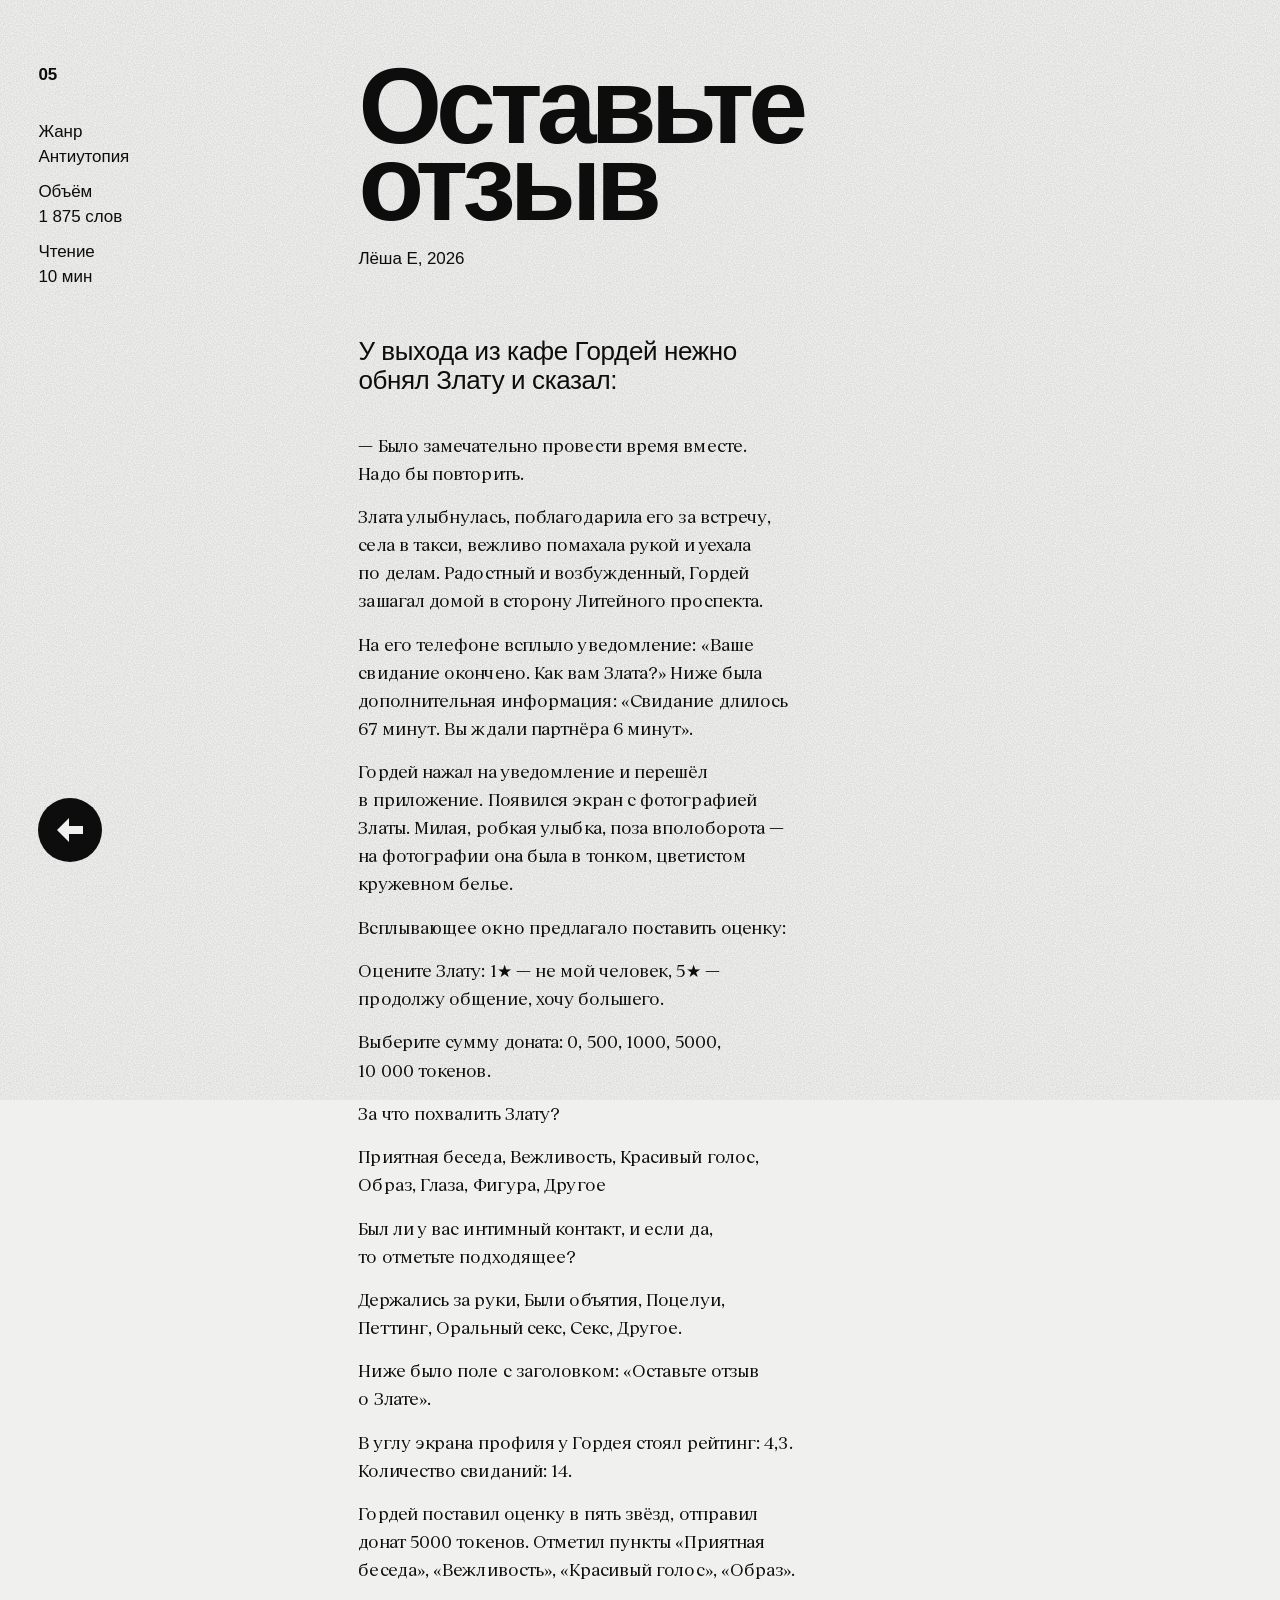
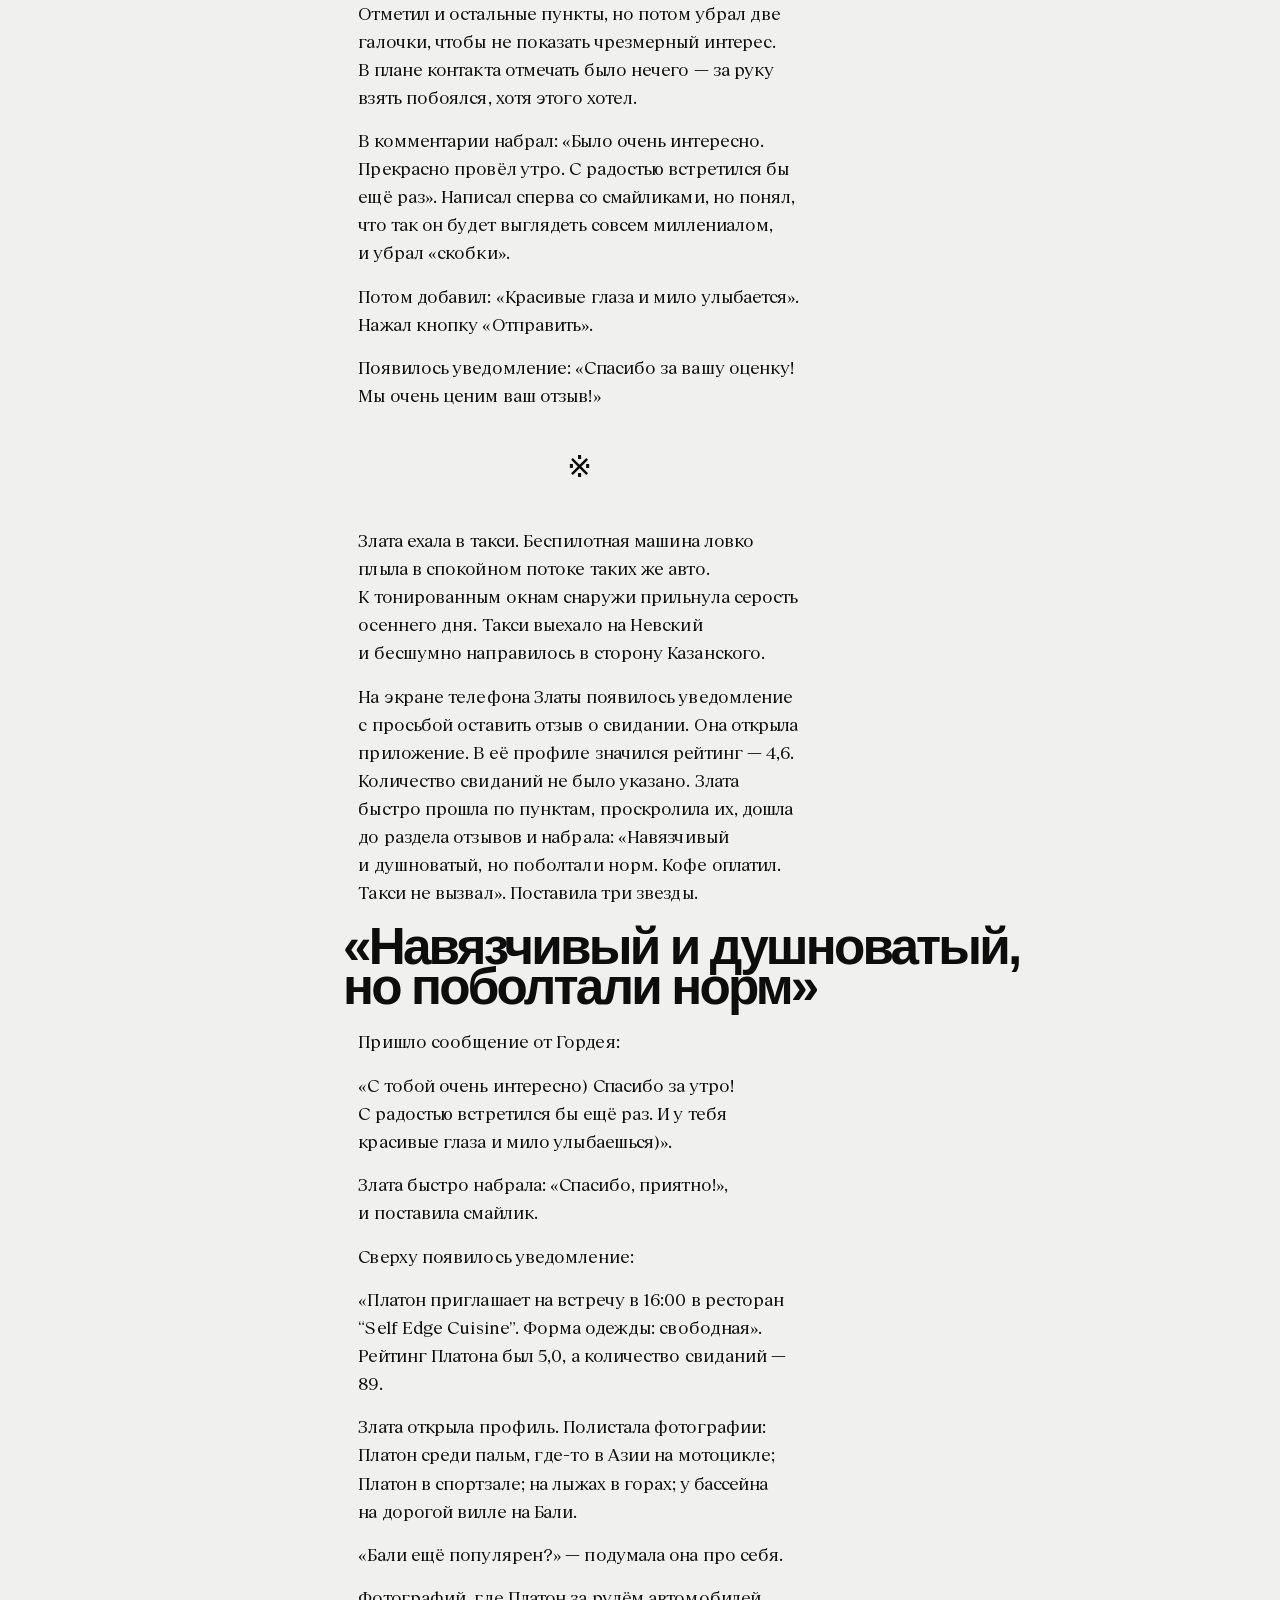
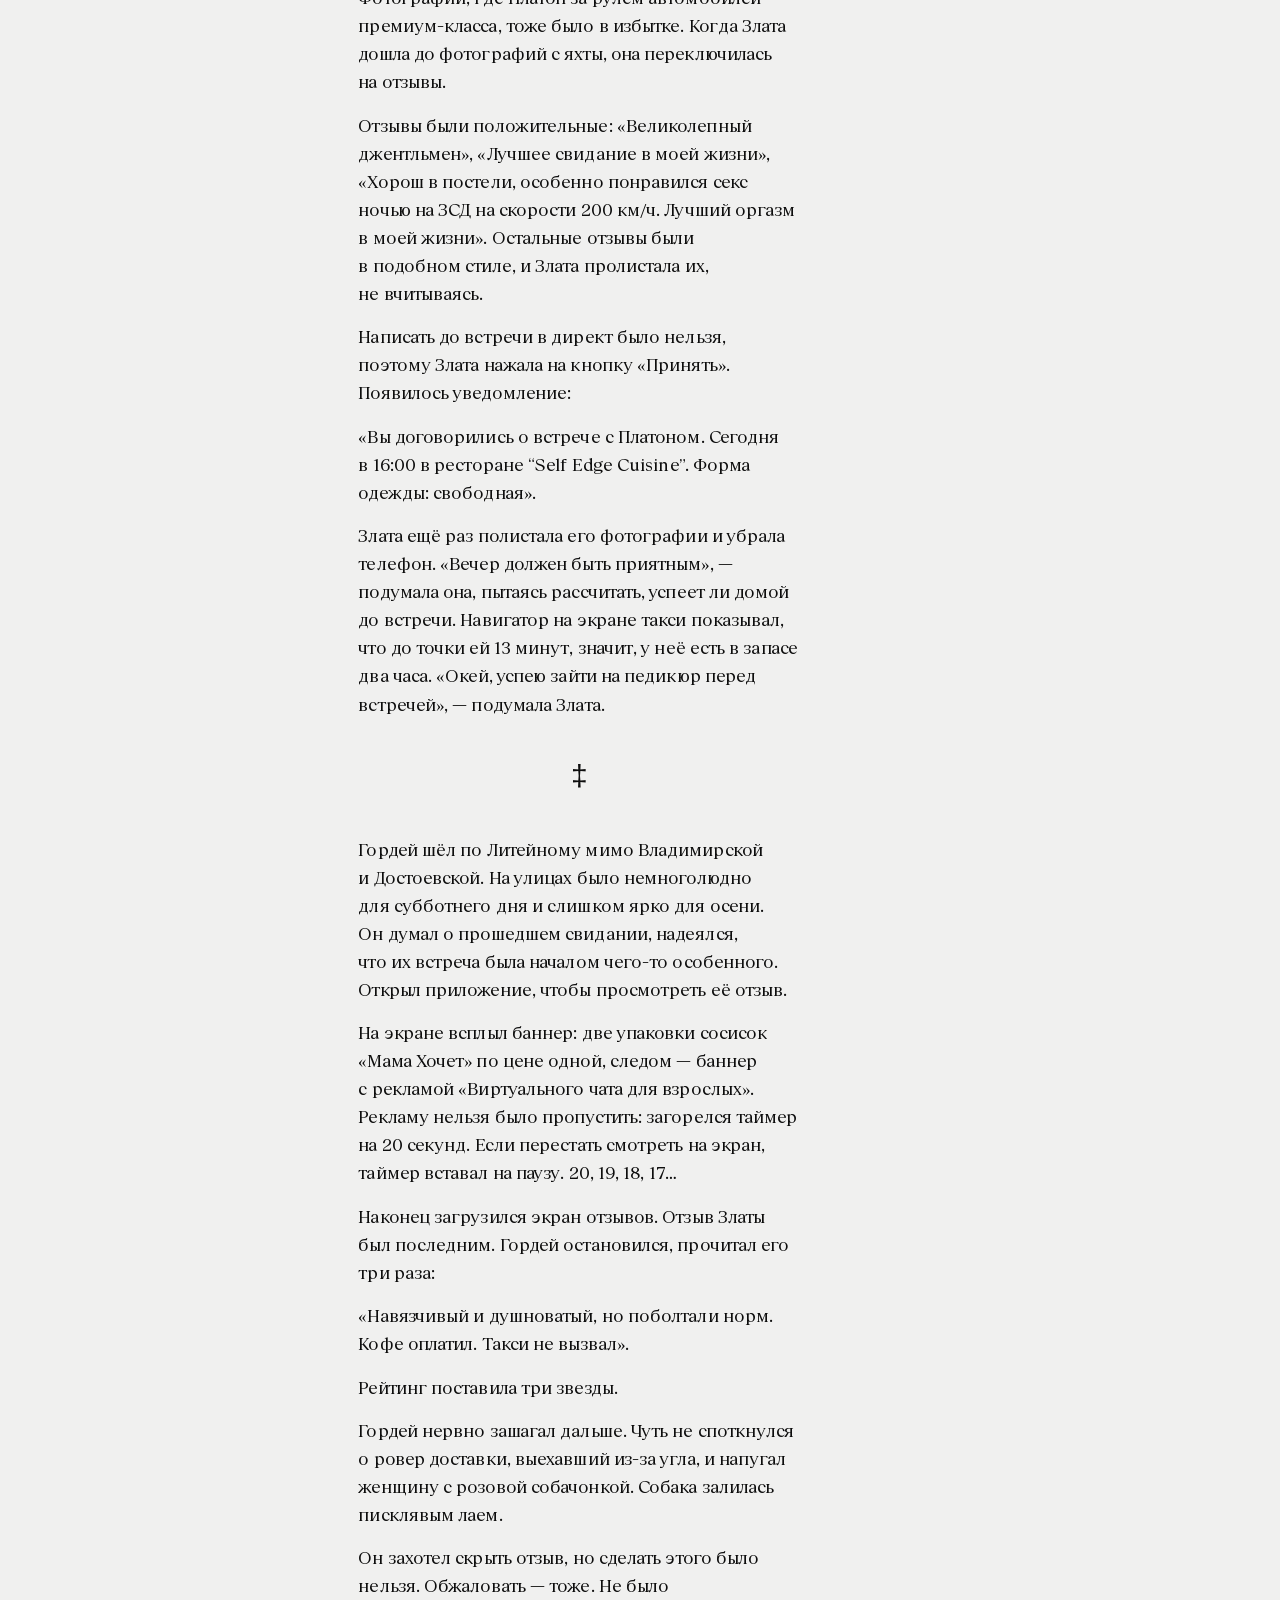
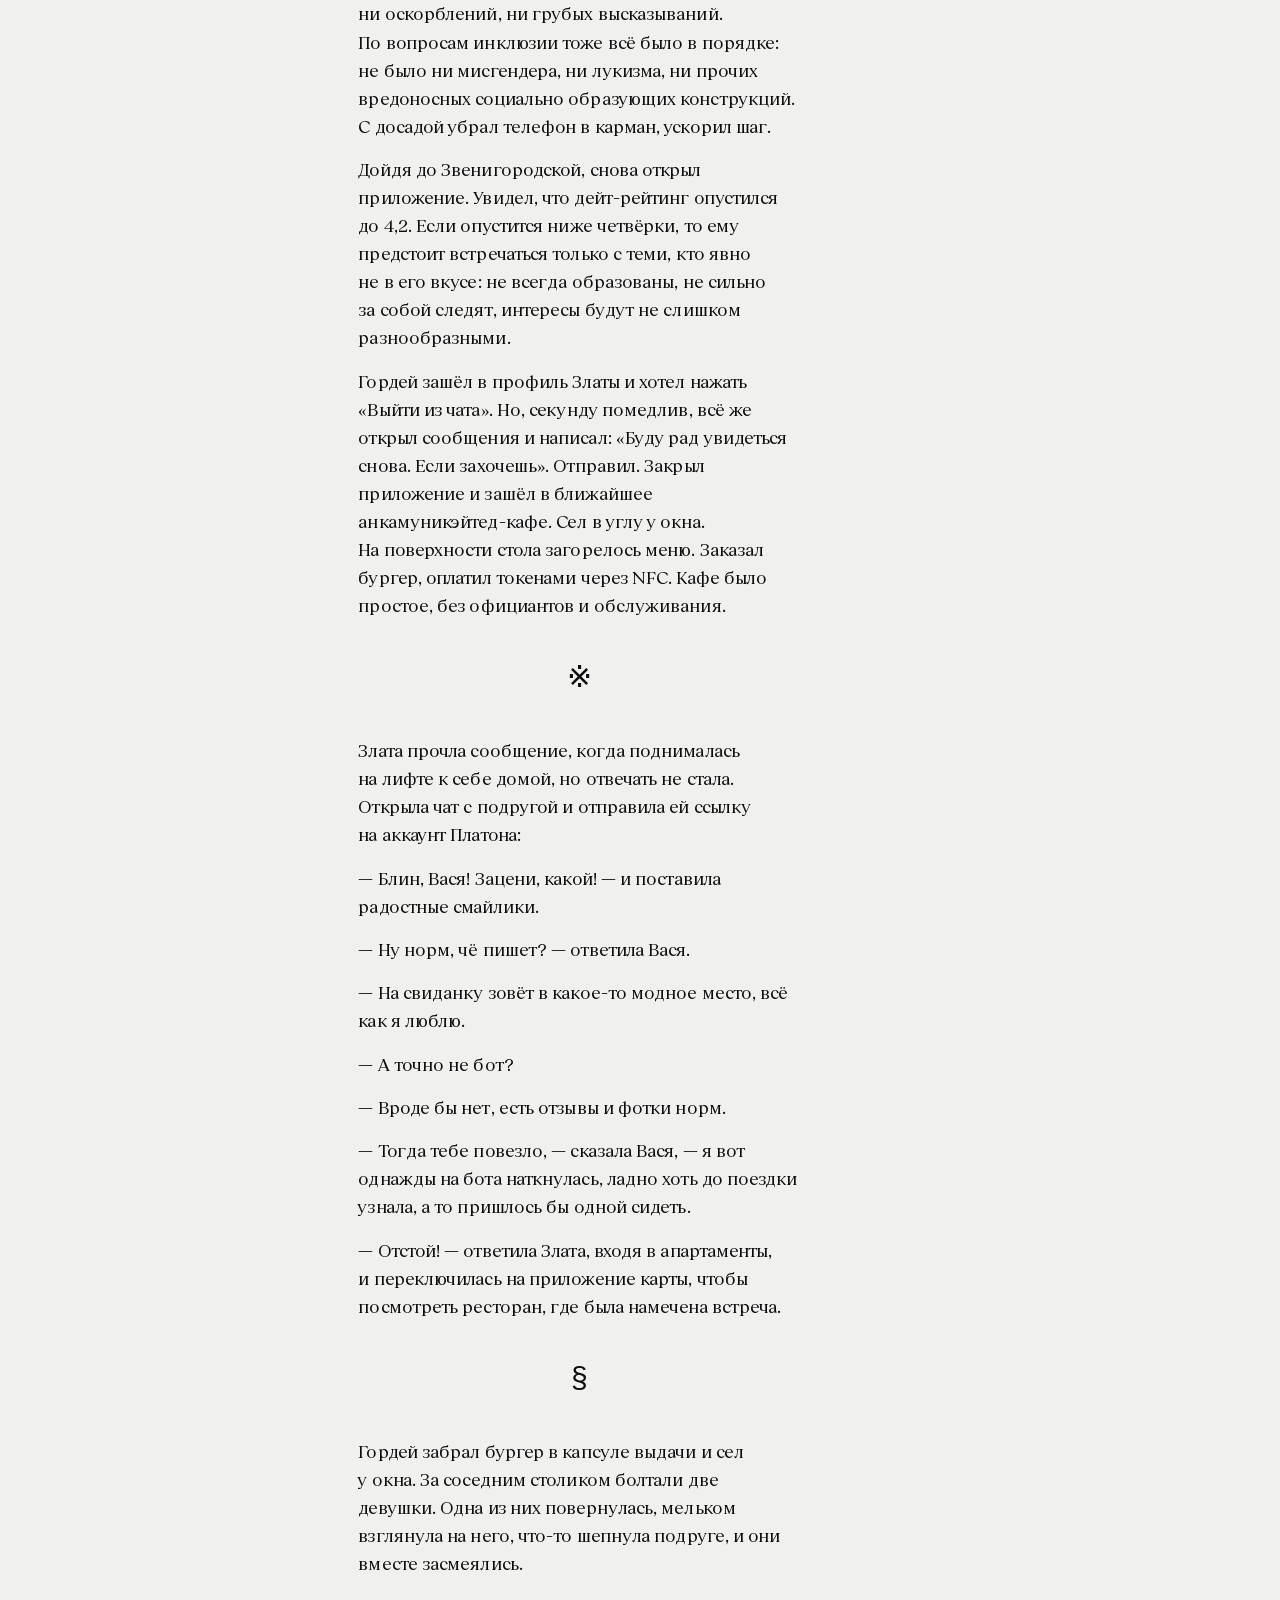
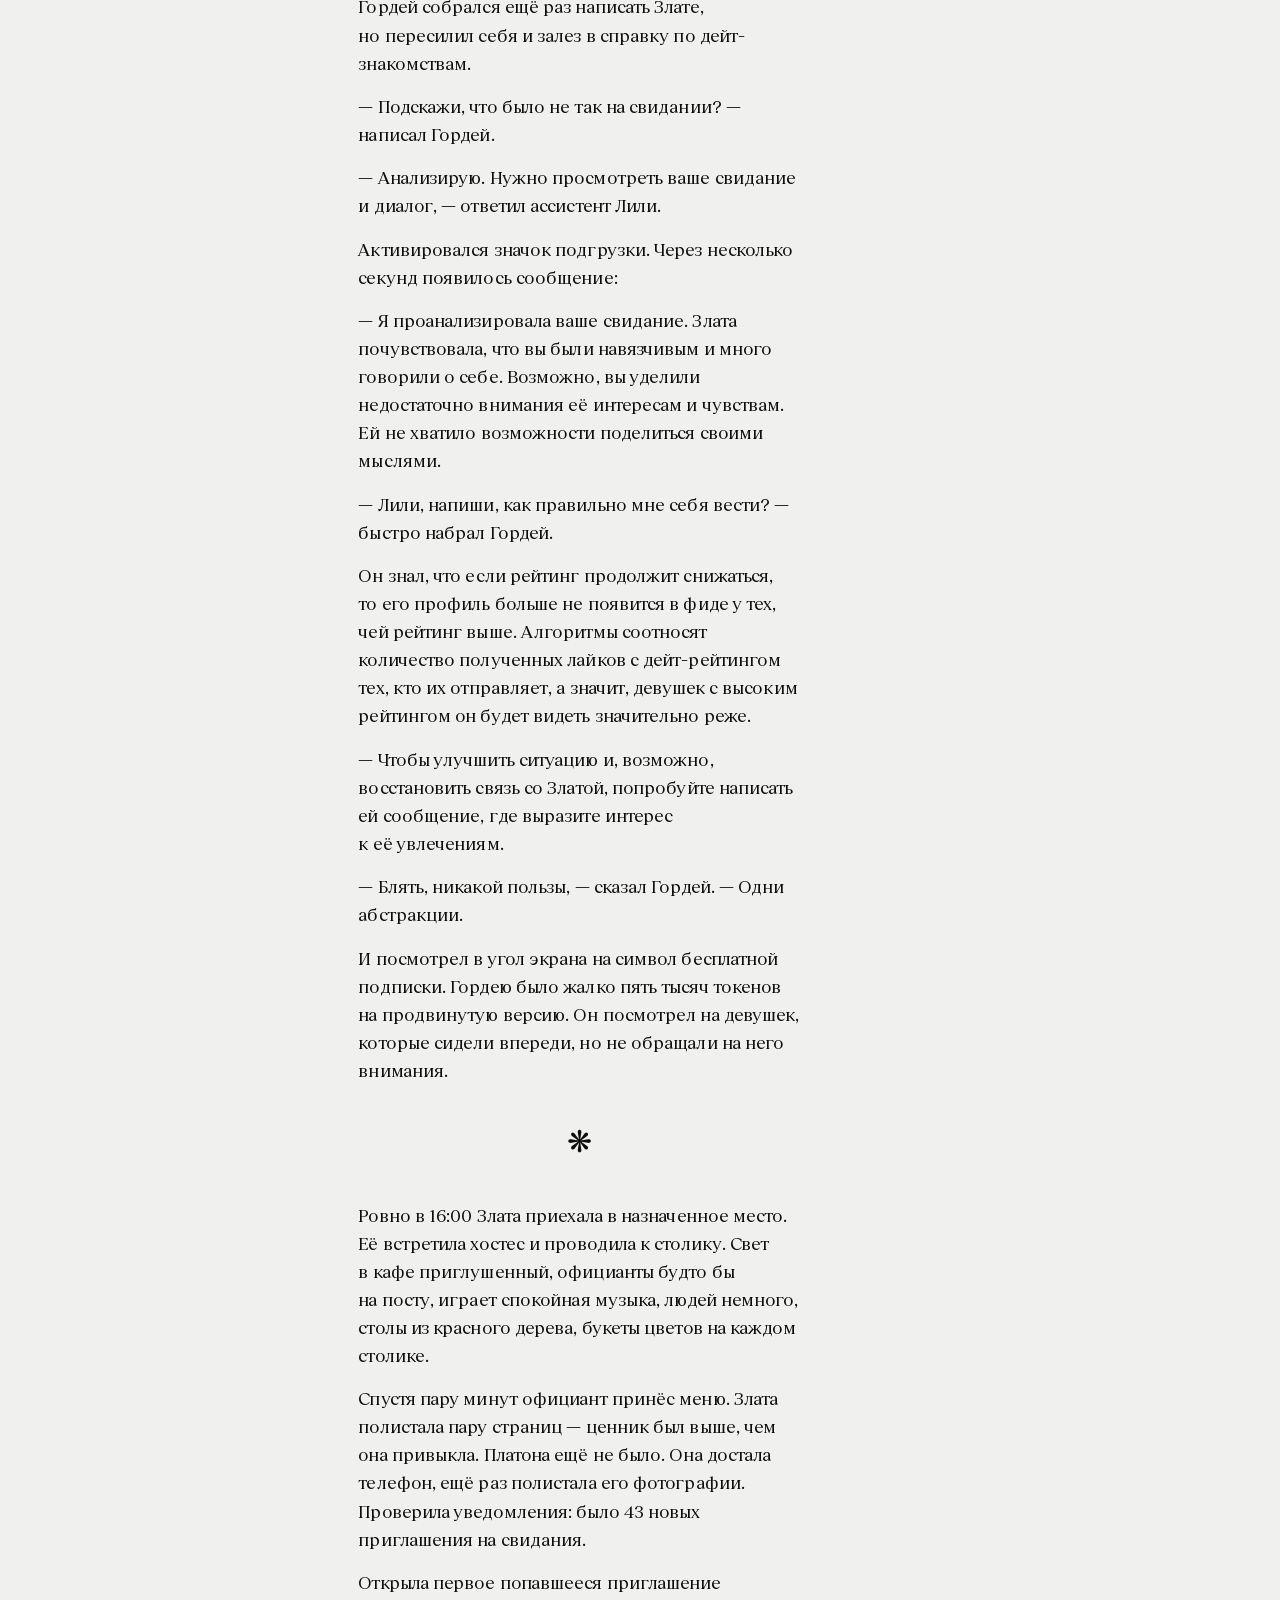
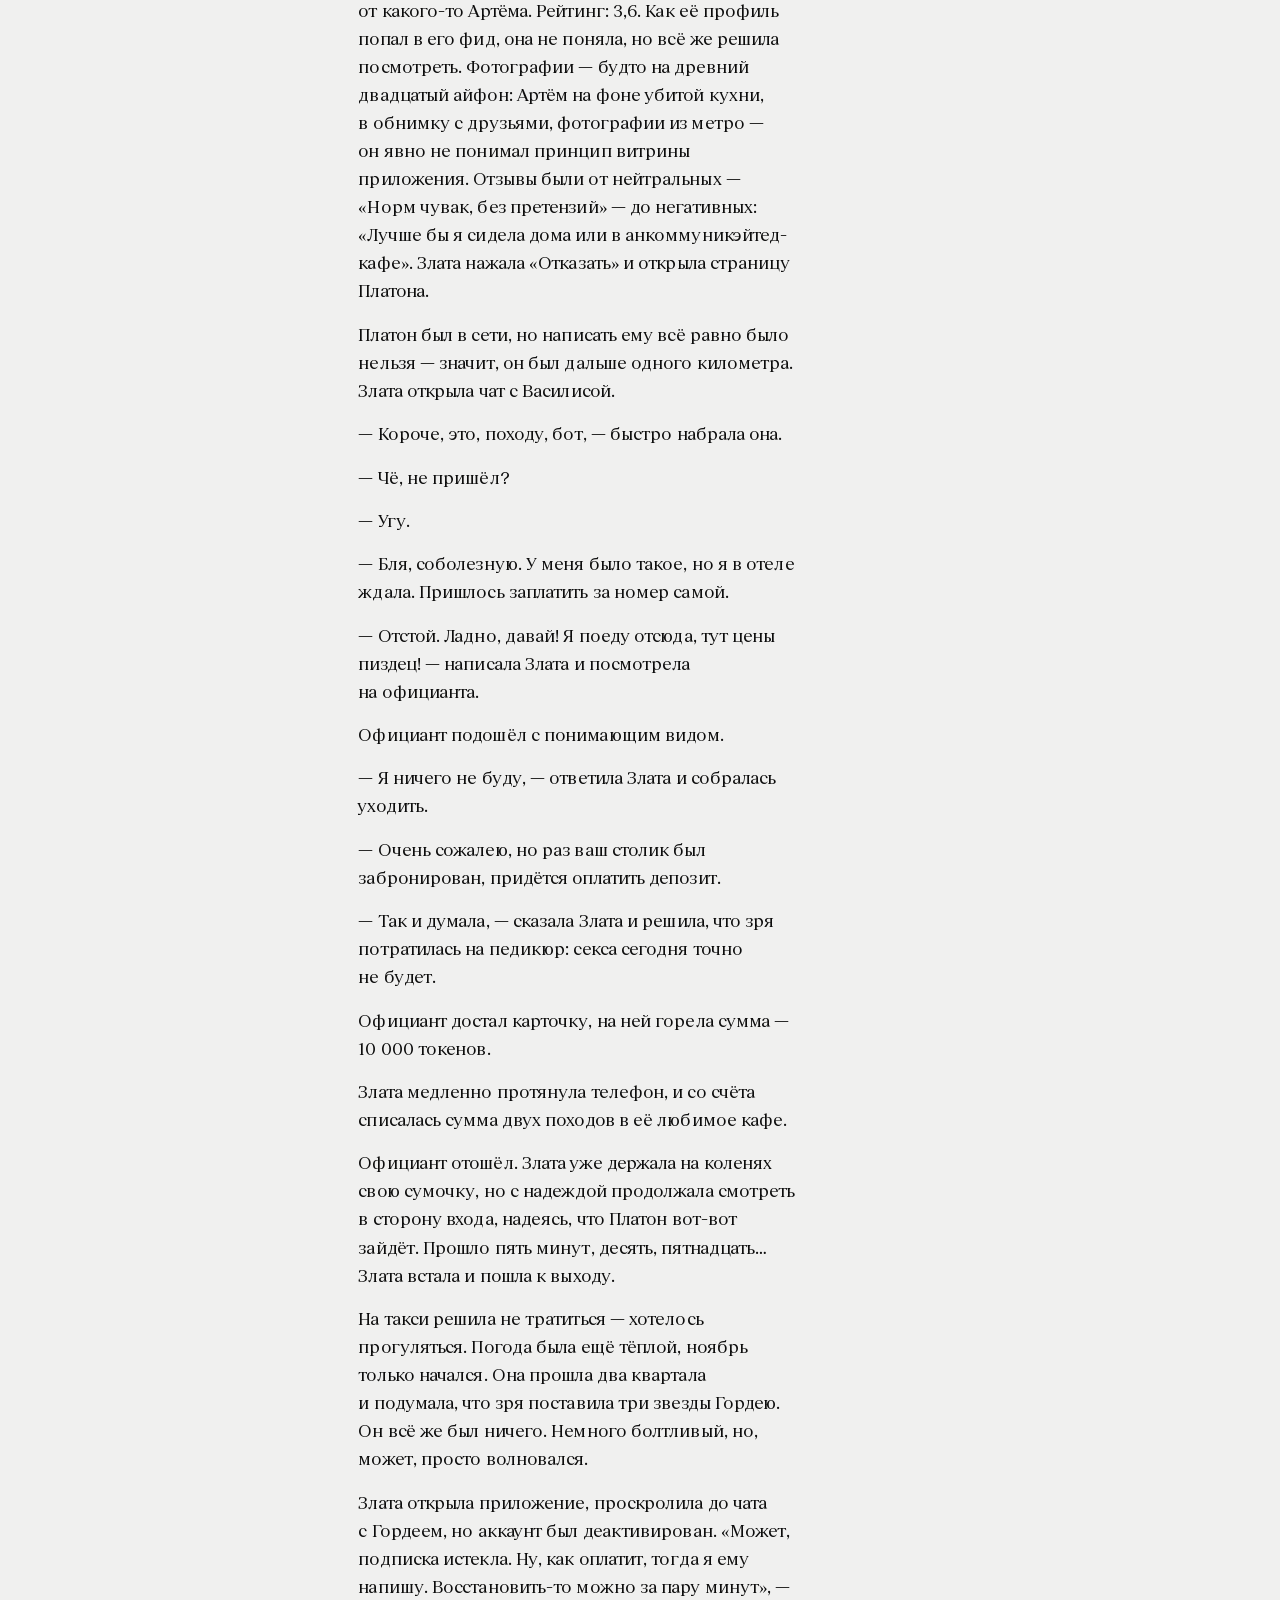
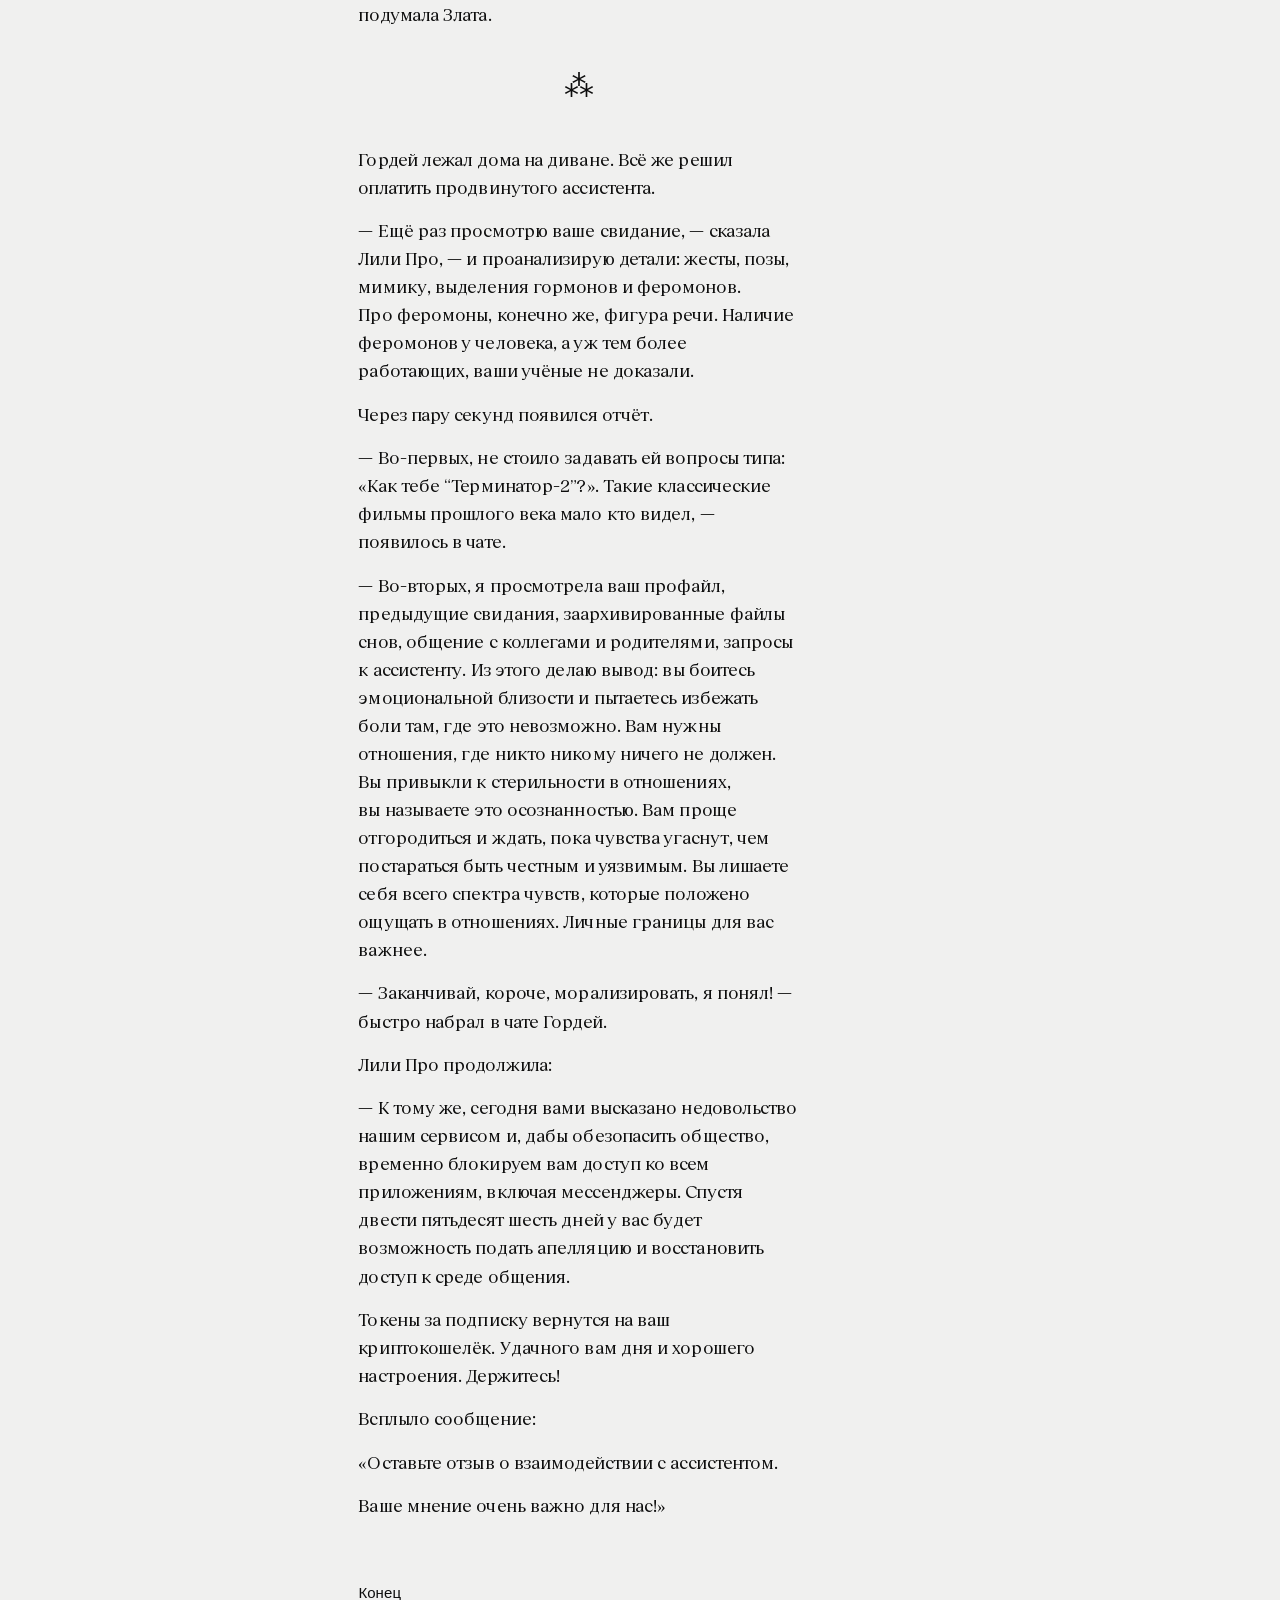
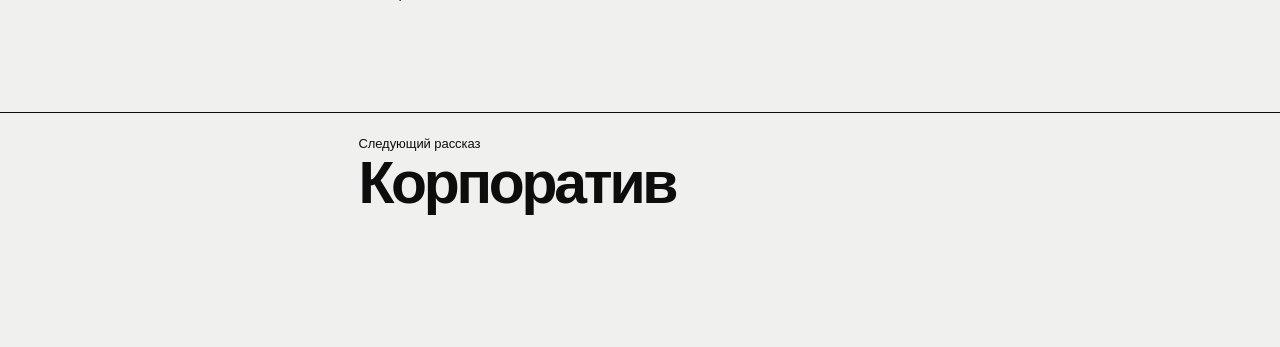
<file: stories/ostavte-otzyv/index.html>
<!doctype html>
<html lang="ru">
<head>
<meta charset="utf-8">
<meta http-equiv="Content-Security-Policy" content="default-src 'self'; script-src 'self' 'sha256-OOYo8/sXqt3EzyOt9jQaH1IF8YyP/Pq+xdOqqdIZE1c='; style-src 'self' 'unsafe-inline' https://fonts.googleapis.com; font-src 'self' https://fonts.gstatic.com; img-src 'self' data:; connect-src 'self'; object-src 'none'; base-uri 'self'; form-action 'none'">
<meta name="referrer" content="strict-origin-when-cross-origin">
<meta name="viewport" content="width=device-width, initial-scale=1">
<title>Оставьте отзыв — рассказ Лёши Е</title>
<meta name="description" content="В Петербурге недалёкого будущего свидания проходят через приложение с рейтингами, донатами и отзывами: Гордей ставит Злате пять звёзд и отправляет…">
<meta name="author" content="Лёша Ермаков">
<meta name="robots" content="index, follow, max-image-preview:large">
<link rel="canonical" href="https://alexie.ru/stories/ostavte-otzyv/">
<meta property="og:type" content="article">
<meta property="og:site_name" content="Лёша Е — рассказы">
<meta property="og:locale" content="ru_RU">
<meta property="og:title" content="Оставьте отзыв — рассказ Лёши Е">
<meta property="og:description" content="В Петербурге недалёкого будущего свидания проходят через приложение с рейтингами, донатами и отзывами: Гордей ставит Злате пять звёзд и отправляет…">
<meta property="og:url" content="https://alexie.ru/stories/ostavte-otzyv/">
<meta property="og:image" content="https://alexie.ru/assets/og-story.jpg">
<meta property="og:image:width" content="1200">
<meta property="og:image:height" content="630">
<meta name="twitter:card" content="summary_large_image">
<meta name="theme-color" content="#f0f0ef" media="(prefers-color-scheme: light)">
<meta name="theme-color" content="#121212" media="(prefers-color-scheme: dark)">
<link rel="icon" href="../../favicon.svg" type="image/svg+xml">
<link rel="apple-touch-icon" href="../../assets/apple-touch-icon.png">
<link rel="preconnect" href="https://fonts.googleapis.com">
<link rel="preconnect" href="https://fonts.gstatic.com" crossorigin>
<link href="https://fonts.googleapis.com/css2?family=Geist:wght@400;500;600;700&display=swap" rel="stylesheet">
<link rel="preload" href="../../assets/fonts/lebowski-regular.woff2" as="font" type="font/woff2" crossorigin>
<link rel="stylesheet" href="../../assets/style.css">
<script src="../../assets/magnet.js" defer></script>
<script type="application/ld+json">{"@context":"https://schema.org","@graph":[{"@type":"ShortStory","@id":"https://alexie.ru/stories/ostavte-otzyv/#story","name":"Оставьте отзыв","headline":"Оставьте отзыв","url":"https://alexie.ru/stories/ostavte-otzyv/","description":"В Петербурге недалёкого будущего свидания проходят через приложение с рейтингами, донатами и отзывами: Гордей ставит Злате пять звёзд и отправляет 5000 токенов, а она пишет о нём «навязчивый и душноватый» и снижает ему рейтинг. Злата соглашается на встречу с идеальным Платоном, у которого рейтинг 5,0, но тот оказывается ботом, и ей приходится заплатить 10 000 токенов депозита за пустой столик, после чего она решает, что Гордей был не так уж плох. Тем временем Гордей покупает продвинутого ИИ-ассистента, и тот разбирает его страх близости, а за недовольство сервисом блокирует ему доступ ко всем приложениям и мессенджерам на 256 дней и просит оставить отзыв.","genre":"Антиутопия","inLanguage":"ru","wordCount":1875,"timeRequired":"PT10M","datePublished":"2026","dateModified":"2026-10-25","image":"https://alexie.ru/assets/og-story.jpg","isAccessibleForFree":true,"author":{"@type":"Person","@id":"https://alexie.ru/#author","name":"Лёша Е","alternateName":"Лёша Ермаков","url":"https://alexie.ru/","image":"https://alexie.ru/assets/photo.jpg"},"isPartOf":{"@id":"https://alexie.ru/#website"}},{"@type":"BreadcrumbList","itemListElement":[{"@type":"ListItem","position":1,"name":"Лёша Е","item":"https://alexie.ru/"},{"@type":"ListItem","position":2,"name":"Рассказы","item":"https://alexie.ru/stories/"},{"@type":"ListItem","position":3,"name":"Оставьте отзыв","item":"https://alexie.ru/stories/ostavte-otzyv/"}]}]}</script>
</head>
<body id="top" class="read-page">
<div class="progress" id="progress"></div>

<main>
  <article class="reader">
    <aside class="meta">
      <div class="num">05</div>
      <dl>
        <dt>Жанр</dt><dd>Антиутопия</dd>
        <dt>Объём</dt><dd>1 875 слов</dd>
        <dt>Чтение</dt><dd>10 мин</dd>
      </dl>
    </aside>
    <div class="text">
      <h1>Оставьте отзыв</h1>
      <p class="byline">Лёша Е, 2026</p>
      <p class="lead">У выхода из кафе Гордей нежно обнял Злату и сказал:</p>
      <p>— Было замечательно провести время вместе. Надо бы повторить.</p>
      <p>Злата улыбнулась, поблагодарила его за встречу, села в такси, вежливо помахала рукой и уехала по делам. Радостный и возбужденный, Гордей зашагал домой в сторону Литейного проспекта.</p>
      <p>На его телефоне всплыло уведомление: «Ваше свидание окончено. Как вам Злата?» Ниже была дополнительная информация: «Свидание длилось 67 минут. Вы ждали партнёра 6 минут».</p>
      <p>Гордей нажал на уведомление и перешёл в приложение. Появился экран с фотографией Златы. Милая, робкая улыбка, поза вполоборота — на фотографии она была в тонком, цветистом кружевном белье.</p>
      <p>Всплывающее окно предлагало поставить оценку:</p>
      <p>Оцените Злату: 1★ — не мой человек, 5★ — продолжу общение, хочу большего.</p>
      <p>Выберите сумму доната: 0, 500, 1000, 5000, 10 000 токенов.</p>
      <p>За что похвалить Злату?</p>
      <p>Приятная беседа, Вежливость, Красивый голос, Образ, Глаза, Фигура, Другое</p>
      <p>Был ли у вас интимный контакт, и если да, то отметьте подходящее?</p>
      <p>Держались за руки, Были объятия, Поцелуи, Петтинг, Оральный секс, Секс, Другое.</p>
      <p>Ниже было поле с заголовком: «Оставьте отзыв о Злате».</p>
      <p>В углу экрана профиля у Гордея стоял рейтинг: 4,3. Количество свиданий: 14.</p>
      <p>Гордей поставил оценку в пять звёзд, отправил донат 5000 токенов. Отметил пункты «Приятная беседа», «Вежливость», «Красивый голос», «Образ».</p>
      <p>Отметил и остальные пункты, но потом убрал две галочки, чтобы не показать чрезмерный интерес. В плане контакта отмечать было нечего — за руку взять побоялся, хотя этого хотел.</p>
      <p>В комментарии набрал: «Было очень интересно. Прекрасно провёл утро. С радостью встретился бы ещё раз». Написал сперва со смайликами, но понял, что так он будет выглядеть совсем миллениалом, и убрал «скобки».</p>
      <p>Потом добавил: «Красивые глаза и мило улыбается». Нажал кнопку «Отправить».</p>
      <p>Появилось уведомление: «Спасибо за вашу оценку! Мы очень ценим ваш отзыв!»</p>
      <div class="sep" role="separator"><span aria-hidden="true">※</span></div>
      <p>Злата ехала в такси. Беспилотная машина ловко плыла в спокойном потоке таких же авто. К тонированным окнам снаружи прильнула серость осеннего дня. Такси выехало на Невский и бесшумно направилось в сторону Казанского.</p>
      <p>На экране телефона Златы появилось уведомление с просьбой оставить отзыв о свидании. Она открыла приложение. В её профиле значился рейтинг — 4,6. Количество свиданий не было указано. Злата быстро прошла по пунктам, проскролила их, дошла до раздела отзывов и набрала: «Навязчивый и душноватый, но поболтали норм. Кофе оплатил. Такси не вызвал». Поставила три звезды.</p>
      <blockquote class="pull" aria-hidden="true">«Навязчивый и душноватый, но поболтали норм»</blockquote>
      <p>Пришло сообщение от Гордея:</p>
      <p>«С тобой очень интересно) Спасибо за утро! С радостью встретился бы ещё раз. И у тебя красивые глаза и мило улыбаешься)».</p>
      <p>Злата быстро набрала: «Спасибо, приятно!», и поставила смайлик.</p>
      <p>Сверху появилось уведомление:</p>
      <p>«Платон приглашает на встречу в 16:00 в ресторан “Self Edge Cuisine”. Форма одежды: свободная». Рейтинг Платона был 5,0, а количество свиданий — 89.</p>
      <p>Злата открыла профиль. Полистала фотографии: Платон среди пальм, где-то в Азии на мотоцикле; Платон в спортзале; на лыжах в горах; у бассейна на дорогой вилле на Бали.</p>
      <p>«Бали ещё популярен?» — подумала она про себя.</p>
      <p>Фотографий, где Платон за рулём автомобилей премиум-класса, тоже было в избытке. Когда Злата дошла до фотографий с яхты, она переключилась на отзывы.</p>
      <p>Отзывы были положительные: «Великолепный джентльмен», «Лучшее свидание в моей жизни», «Хорош в постели, особенно понравился секс ночью на ЗСД на скорости 200 км/ч. Лучший оргазм в моей жизни». Остальные отзывы были в подобном стиле, и Злата пролистала их, не вчитываясь.</p>
      <p>Написать до встречи в директ было нельзя, поэтому Злата нажала на кнопку «Принять». Появилось уведомление:</p>
      <p>«Вы договорились о встрече с Платоном. Сегодня в 16:00 в ресторане “Self Edge Cuisine”. Форма одежды: свободная».</p>
      <p>Злата ещё раз полистала его фотографии и убрала телефон. «Вечер должен быть приятным», — подумала она, пытаясь рассчитать, успеет ли домой до встречи. Навигатор на экране такси показывал, что до точки ей 13 минут, значит, у неё есть в запасе два часа. «Окей, успею зайти на педикюр перед встречей», — подумала Злата.</p>
      <div class="sep" role="separator"><span aria-hidden="true">‡</span></div>
      <p>Гордей шёл по Литейному мимо Владимирской и Достоевской. На улицах было немноголюдно для субботнего дня и слишком ярко для осени. Он думал о прошедшем свидании, надеялся, что их встреча была началом чего-то особенного. Открыл приложение, чтобы просмотреть её отзыв.</p>
      <p>На экране всплыл баннер: две упаковки сосисок «Мама Хочет» по цене одной, следом — баннер с рекламой «Виртуального чата для взрослых». Рекламу нельзя было пропустить: загорелся таймер на 20 секунд. Если перестать смотреть на экран, таймер вставал на паузу. 20, 19, 18, 17…</p>
      <p>Наконец загрузился экран отзывов. Отзыв Златы был последним. Гордей остановился, прочитал его три раза:</p>
      <p>«Навязчивый и душноватый, но поболтали норм. Кофе оплатил. Такси не вызвал».</p>
      <p>Рейтинг поставила три звезды.</p>
      <p>Гордей нервно зашагал дальше. Чуть не споткнулся о ровер доставки, выехавший из-за угла, и напугал женщину с розовой собачонкой. Собака залилась писклявым лаем.</p>
      <p>Он захотел скрыть отзыв, но сделать этого было нельзя. Обжаловать — тоже. Не было ни оскорблений, ни грубых высказываний. По вопросам инклюзии тоже всё было в порядке: не было ни мисгендера, ни лукизма, ни прочих вредоносных социально образующих конструкций. С досадой убрал телефон в карман, ускорил шаг.</p>
      <p>Дойдя до Звенигородской, снова открыл приложение. Увидел, что дейт-рейтинг опустился до 4,2. Если опустится ниже четвёрки, то ему предстоит встречаться только с теми, кто явно не в его вкусе: не всегда образованы, не сильно за собой следят, интересы будут не слишком разнообразными.</p>
      <p>Гордей зашёл в профиль Златы и хотел нажать «Выйти из чата». Но, секунду помедлив, всё же открыл сообщения и написал: «Буду рад увидеться снова. Если захочешь». Отправил. Закрыл приложение и зашёл в ближайшее анкамуникэйтед-кафе. Сел в углу у окна. На поверхности стола загорелось меню. Заказал бургер, оплатил токенами через NFC. Кафе было простое, без официантов и обслуживания.</p>
      <div class="sep" role="separator"><span aria-hidden="true">※</span></div>
      <p>Злата прочла сообщение, когда поднималась на лифте к себе домой, но отвечать не стала. Открыла чат с подругой и отправила ей ссылку на аккаунт Платона:</p>
      <p>— Блин, Вася! Зацени, какой! — и поставила радостные смайлики.</p>
      <p>— Ну норм, чё пишет? — ответила Вася.</p>
      <p>— На свиданку зовёт в какое-то модное место, всё как я люблю.</p>
      <p>— А точно не бот?</p>
      <p>— Вроде бы нет, есть отзывы и фотки норм.</p>
      <p>— Тогда тебе повезло, — сказала Вася, — я вот однажды на бота наткнулась, ладно хоть до поездки узнала, а то пришлось бы одной сидеть.</p>
      <p>— Отстой! — ответила Злата, входя в апартаменты, и переключилась на приложение карты, чтобы посмотреть ресторан, где была намечена встреча.</p>
      <div class="sep" role="separator"><span aria-hidden="true">§</span></div>
      <p>Гордей забрал бургер в капсуле выдачи и сел у окна. За соседним столиком болтали две девушки. Одна из них повернулась, мельком взглянула на него, что-то шепнула подруге, и они вместе засмеялись.</p>
      <p>Гордей собрался ещё раз написать Злате, но пересилил себя и залез в справку по дейт-знакомствам.</p>
      <p>— Подскажи, что было не так на свидании? — написал Гордей.</p>
      <p>— Анализирую. Нужно просмотреть ваше свидание и диалог, — ответил ассистент Лили.</p>
      <p>Активировался значок подгрузки. Через несколько секунд появилось сообщение:</p>
      <p>— Я проанализировала ваше свидание. Злата почувствовала, что вы были навязчивым и много говорили о себе. Возможно, вы уделили недостаточно внимания её интересам и чувствам. Ей не хватило возможности поделиться своими мыслями.</p>
      <p>— Лили, напиши, как правильно мне себя вести? — быстро набрал Гордей.</p>
      <p>Он знал, что если рейтинг продолжит снижаться, то его профиль больше не появится в фиде у тех, чей рейтинг выше. Алгоритмы соотносят количество полученных лайков с дейт-рейтингом тех, кто их отправляет, а значит, девушек с высоким рейтингом он будет видеть значительно реже.</p>
      <p>— Чтобы улучшить ситуацию и, возможно, восстановить связь со Златой, попробуйте написать ей сообщение, где выразите интерес к её увлечениям.</p>
      <p>— Блять, никакой пользы, — сказал Гордей. — Одни абстракции.</p>
      <p>И посмотрел в угол экрана на символ бесплатной подписки. Гордею было жалко пять тысяч токенов на продвинутую версию. Он посмотрел на девушек, которые сидели впереди, но не обращали на него внимания.</p>
      <div class="sep" role="separator"><span aria-hidden="true">❋</span></div>
      <p>Ровно в 16:00 Злата приехала в назначенное место. Её встретила хостес и проводила к столику. Свет в кафе приглушенный, официанты будто бы на посту, играет спокойная музыка, людей немного, столы из красного дерева, букеты цветов на каждом столике.</p>
      <p>Спустя пару минут официант принёс меню. Злата полистала пару страниц — ценник был выше, чем она привыкла. Платона ещё не было. Она достала телефон, ещё раз полистала его фотографии. Проверила уведомления: было 43 новых приглашения на свидания.</p>
      <p>Открыла первое попавшееся приглашение от какого-то Артёма. Рейтинг: 3,6. Как её профиль попал в его фид, она не поняла, но всё же решила посмотреть. Фотографии — будто на древний двадцатый айфон: Артём на фоне убитой кухни, в обнимку с друзьями, фотографии из метро — он явно не понимал принцип витрины приложения. Отзывы были от нейтральных — «Норм чувак, без претензий» — до негативных: «Лучше бы я сидела дома или в анкоммуникэйтед-кафе». Злата нажала «Отказать» и открыла страницу Платона.</p>
      <p>Платон был в сети, но написать ему всё равно было нельзя — значит, он был дальше одного километра. Злата открыла чат с Василисой.</p>
      <p>— Короче, это, походу, бот, — быстро набрала она.</p>
      <p>— Чё, не пришёл?</p>
      <p>— Угу.</p>
      <p>— Бля, соболезную. У меня было такое, но я в отеле ждала. Пришлось заплатить за номер самой.</p>
      <p>— Отстой. Ладно, давай! Я поеду отсюда, тут цены пиздец! — написала Злата и посмотрела на официанта.</p>
      <p>Официант подошёл с понимающим видом.</p>
      <p>— Я ничего не буду, — ответила Злата и собралась уходить.</p>
      <p>— Очень сожалею, но раз ваш столик был забронирован, придётся оплатить депозит.</p>
      <p>— Так и думала, — сказала Злата и решила, что зря потратилась на педикюр: секса сегодня точно не будет.</p>
      <p>Официант достал карточку, на ней горела сумма — 10 000 токенов.</p>
      <p>Злата медленно протянула телефон, и со счёта списалась сумма двух походов в её любимое кафе.</p>
      <p>Официант отошёл. Злата уже держала на коленях свою сумочку, но с надеждой продолжала смотреть в сторону входа, надеясь, что Платон вот-вот зайдёт. Прошло пять минут, десять, пятнадцать… Злата встала и пошла к выходу.</p>
      <p>На такси решила не тратиться — хотелось прогуляться. Погода была ещё тёплой, ноябрь только начался. Она прошла два квартала и подумала, что зря поставила три звезды Гордею. Он всё же был ничего. Немного болтливый, но, может, просто волновался.</p>
      <p>Злата открыла приложение, проскролила до чата с Гордеем, но аккаунт был деактивирован. «Может, подписка истекла. Ну, как оплатит, тогда я ему напишу. Восстановить-то можно за пару минут», — подумала Злата.</p>
      <div class="sep" role="separator"><span aria-hidden="true">⁂</span></div>
      <p>Гордей лежал дома на диване. Всё же решил оплатить продвинутого ассистента.</p>
      <p>— Ещё раз просмотрю ваше свидание, — сказала Лили Про, — и проанализирую детали: жесты, позы, мимику, выделения гормонов и феромонов. Про феромоны, конечно же, фигура речи. Наличие феромонов у человека, а уж тем более работающих, ваши учёные не доказали.</p>
      <p>Через пару секунд появился отчёт.</p>
      <p>— Во-первых, не стоило задавать ей вопросы типа: «Как тебе “Терминатор-2”?». Такие классические фильмы прошлого века мало кто видел, — появилось в чате.</p>
      <p>— Во-вторых, я просмотрела ваш профайл, предыдущие свидания, заархивированные файлы снов, общение с коллегами и родителями, запросы к ассистенту. Из этого делаю вывод: вы боитесь эмоциональной близости и пытаетесь избежать боли там, где это невозможно. Вам нужны отношения, где никто никому ничего не должен. Вы привыкли к стерильности в отношениях, вы называете это осознанностью. Вам проще отгородиться и ждать, пока чувства угаснут, чем постараться быть честным и уязвимым. Вы лишаете себя всего спектра чувств, которые положено ощущать в отношениях. Личные границы для вас важнее.</p>
      <p>— Заканчивай, короче, морализировать, я понял! — быстро набрал в чате Гордей.</p>
      <p>Лили Про продолжила:</p>
      <p>— К тому же, сегодня вами высказано недовольство нашим сервисом и, дабы обезопасить общество, временно блокируем вам доступ ко всем приложениям, включая мессенджеры. Спустя двести пятьдесят шесть дней у вас будет возможность подать апелляцию и восстановить доступ к среде общения.</p>
      <p>Токены за подписку вернутся на ваш криптокошелёк. Удачного вам дня и хорошего настроения. Держитесь!</p>
      <p>Всплыло сообщение:</p>
      <p>«Оставьте отзыв о взаимодействии с ассистентом.</p>
      <p>Ваше мнение очень важно для нас!»</p>
      <p class="end">Конец</p>
    </div>
  </article>
  <a class="round-btn round-btn-left" href="../" aria-label="Все рассказы">
    <svg viewBox="0 0 64 64" aria-hidden="true">
      <circle cx="32" cy="32" r="32" fill="currentColor"/>
      <path d="M19 32 31 20v8h14v8H31v8z" fill="var(--paper)"/>
    </svg>
  </a>
  <nav class="next" aria-label="Следующий рассказ"><a href="../korporativ/"><span class="label">Следующий рассказ</span><span class="title">Корпоратив</span></a></nav>
</main>


<script>
  const bar = document.getElementById('progress');
  const onScroll = () => {
    const max = document.documentElement.scrollHeight - innerHeight;
    bar.style.width = (max > 0 ? Math.min(1, scrollY / max) * 100 : 0) + '%';
  };
  addEventListener('scroll', onScroll, { passive: true });
  onScroll();
</script>
</body>
</html>
</file>
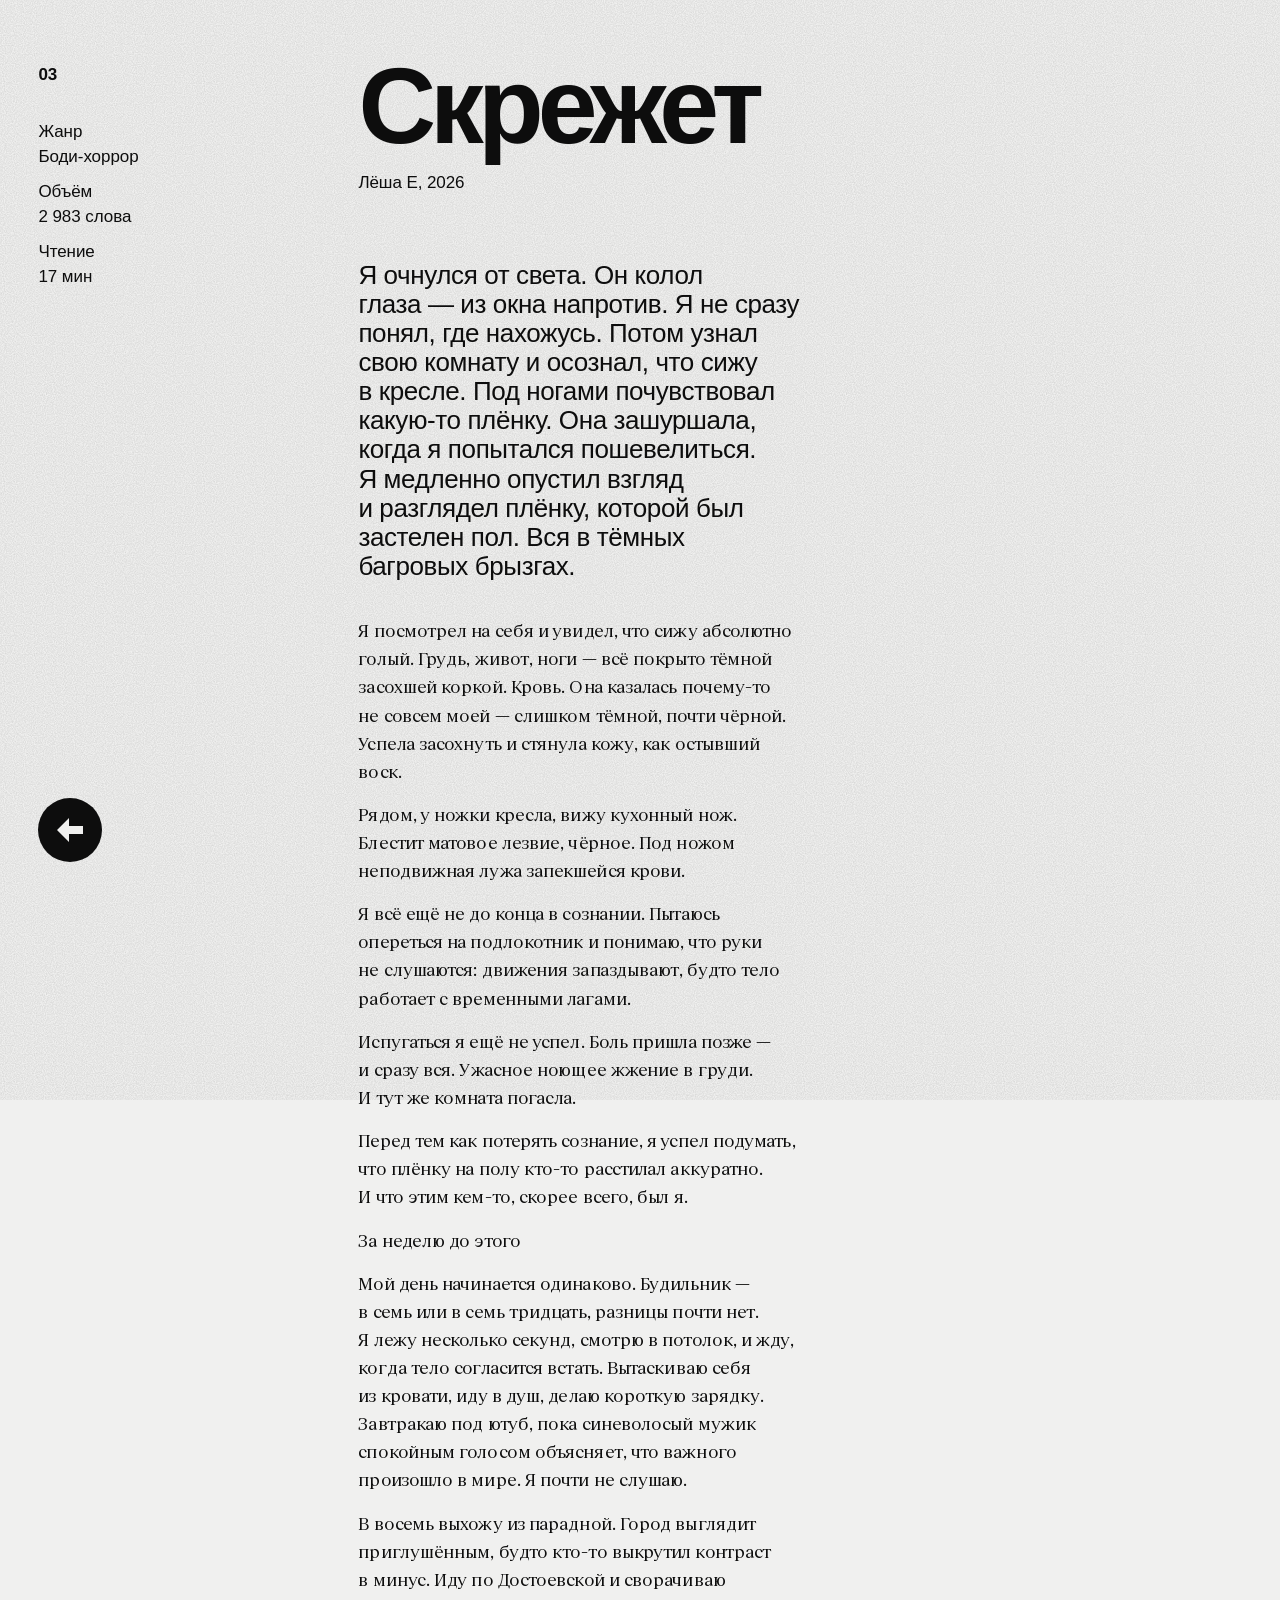
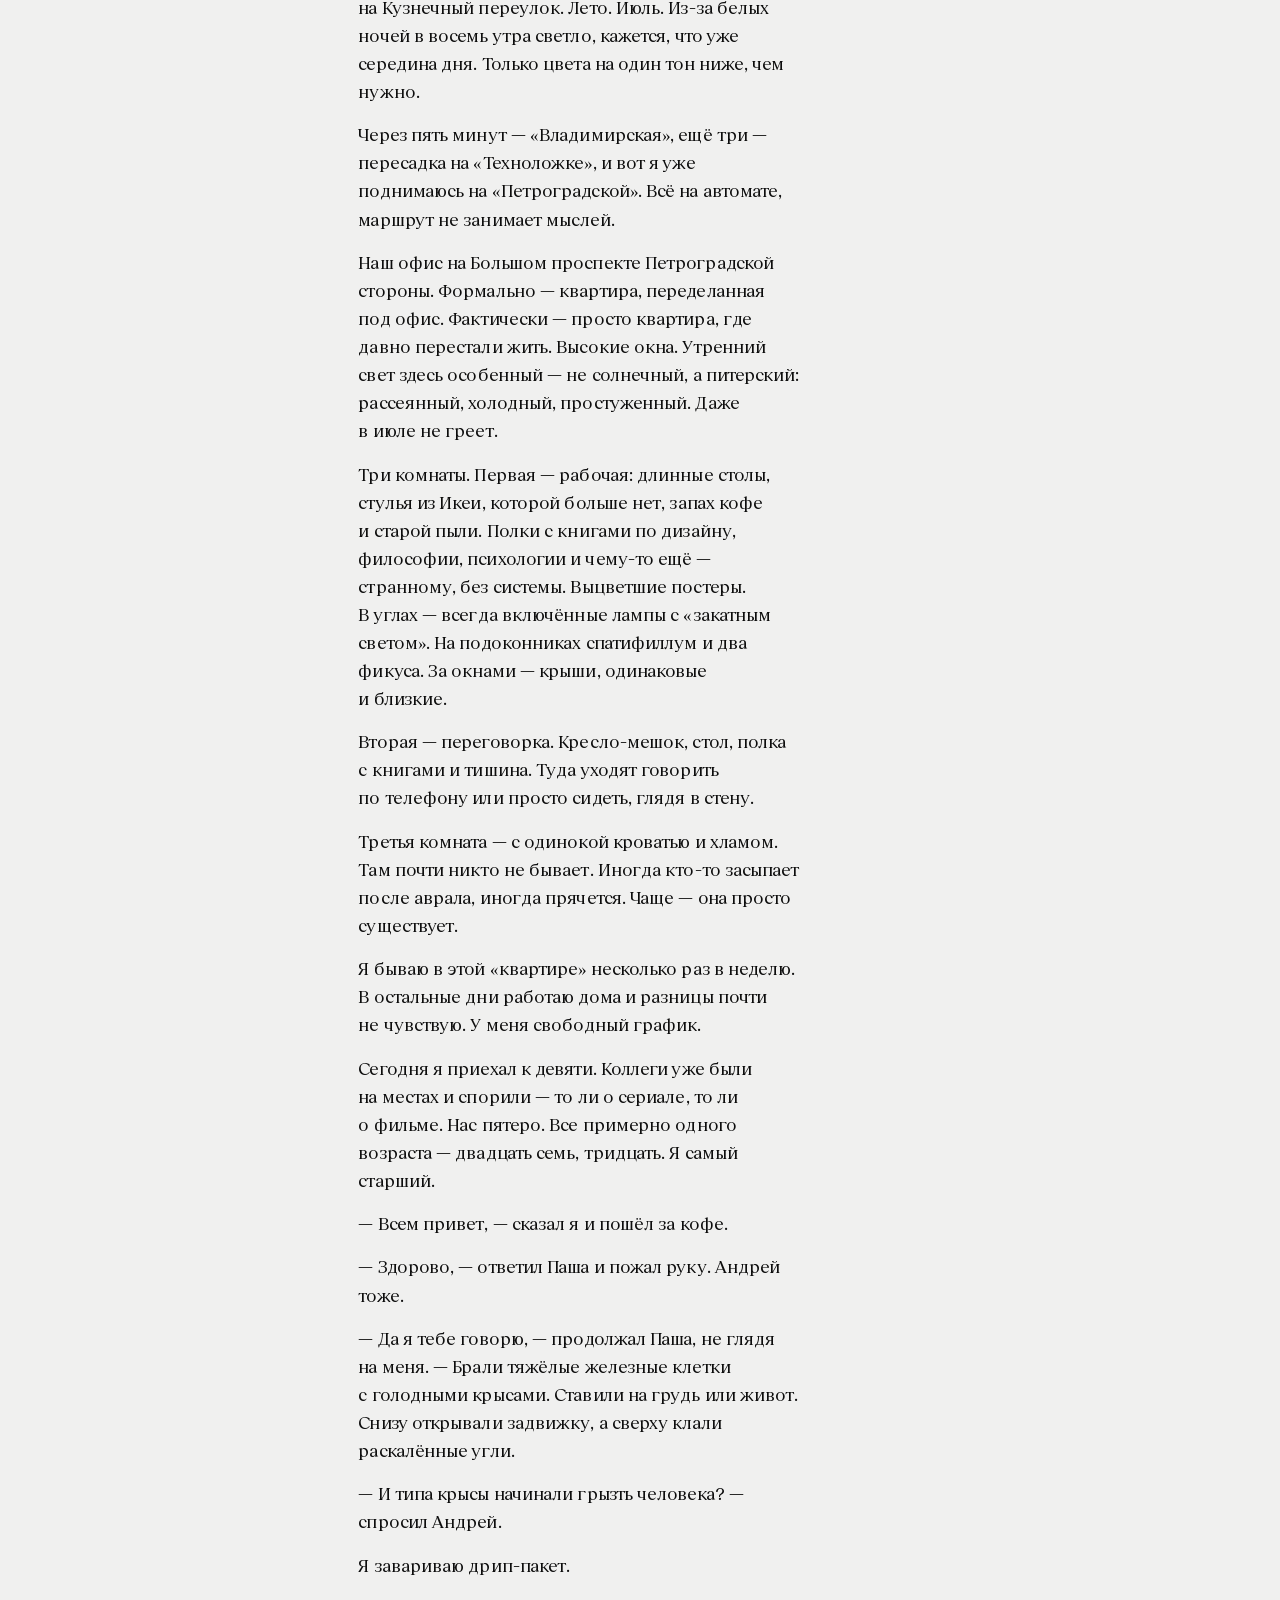
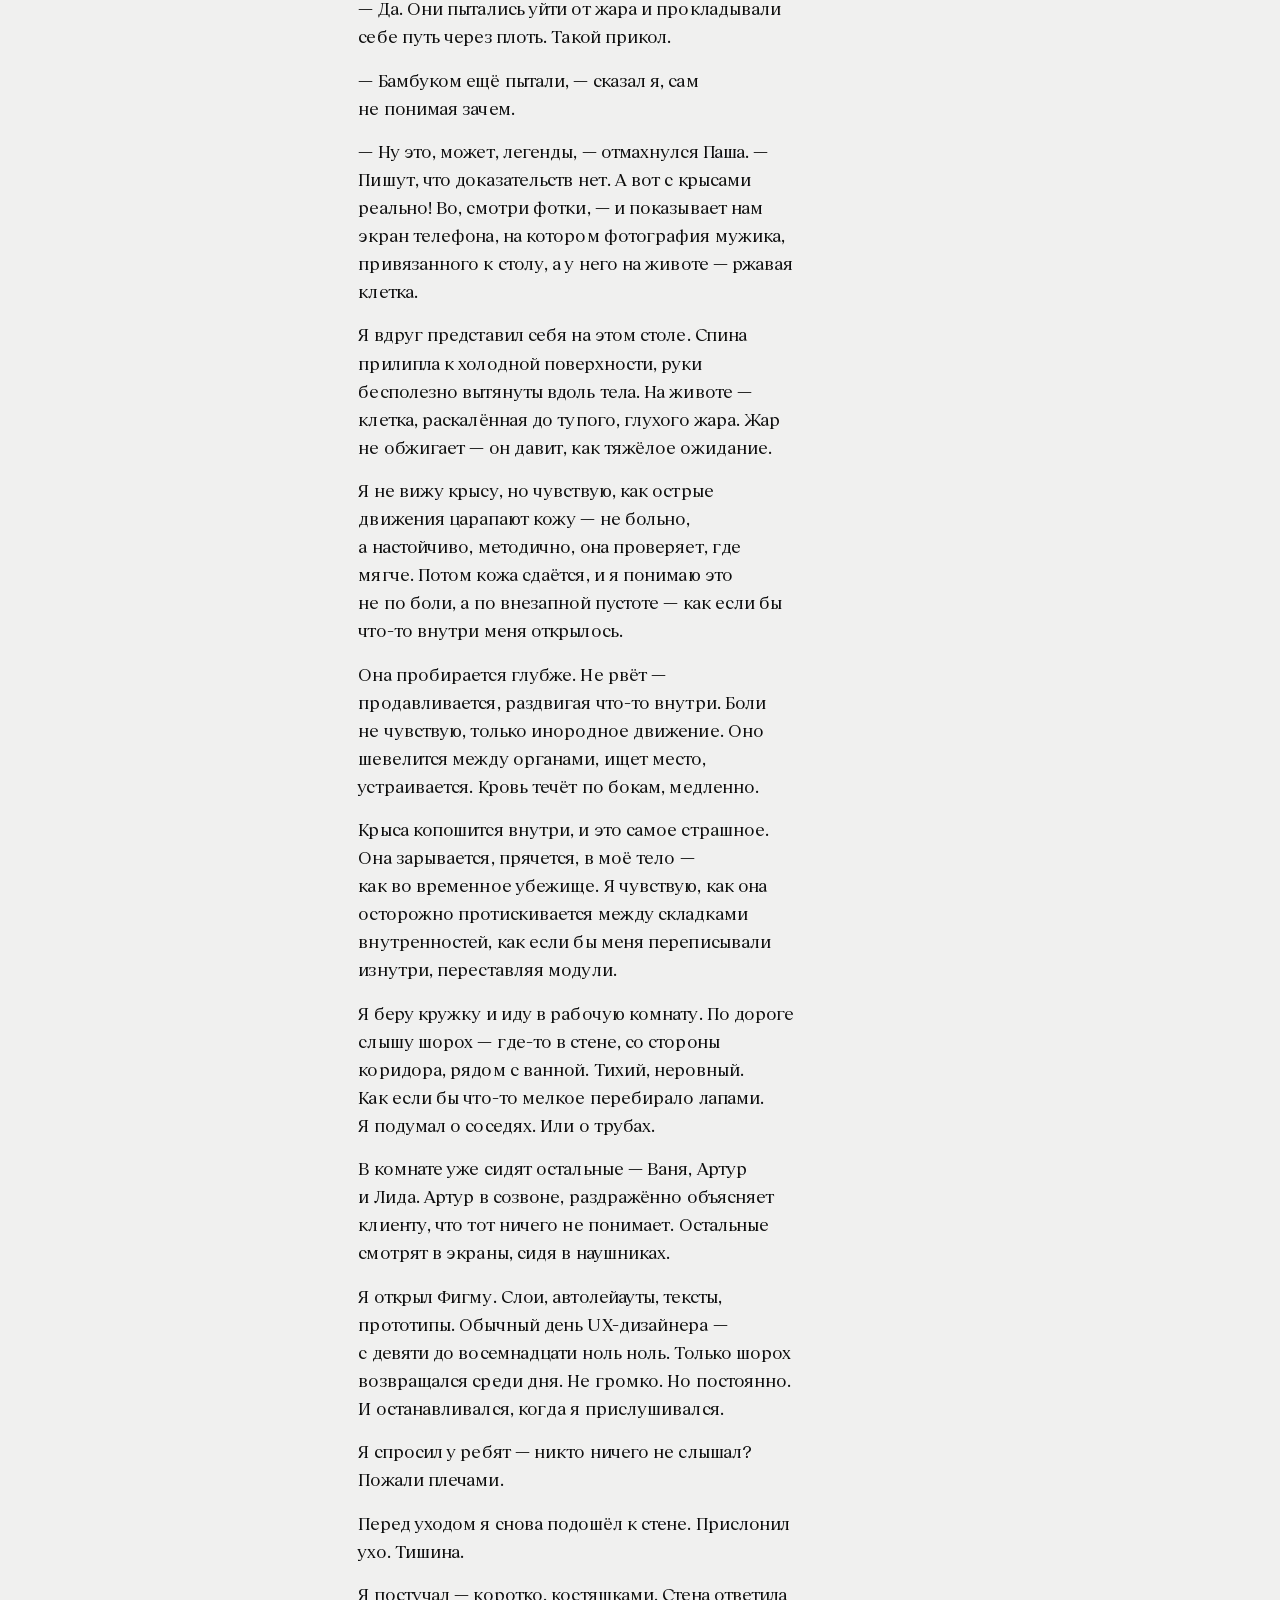
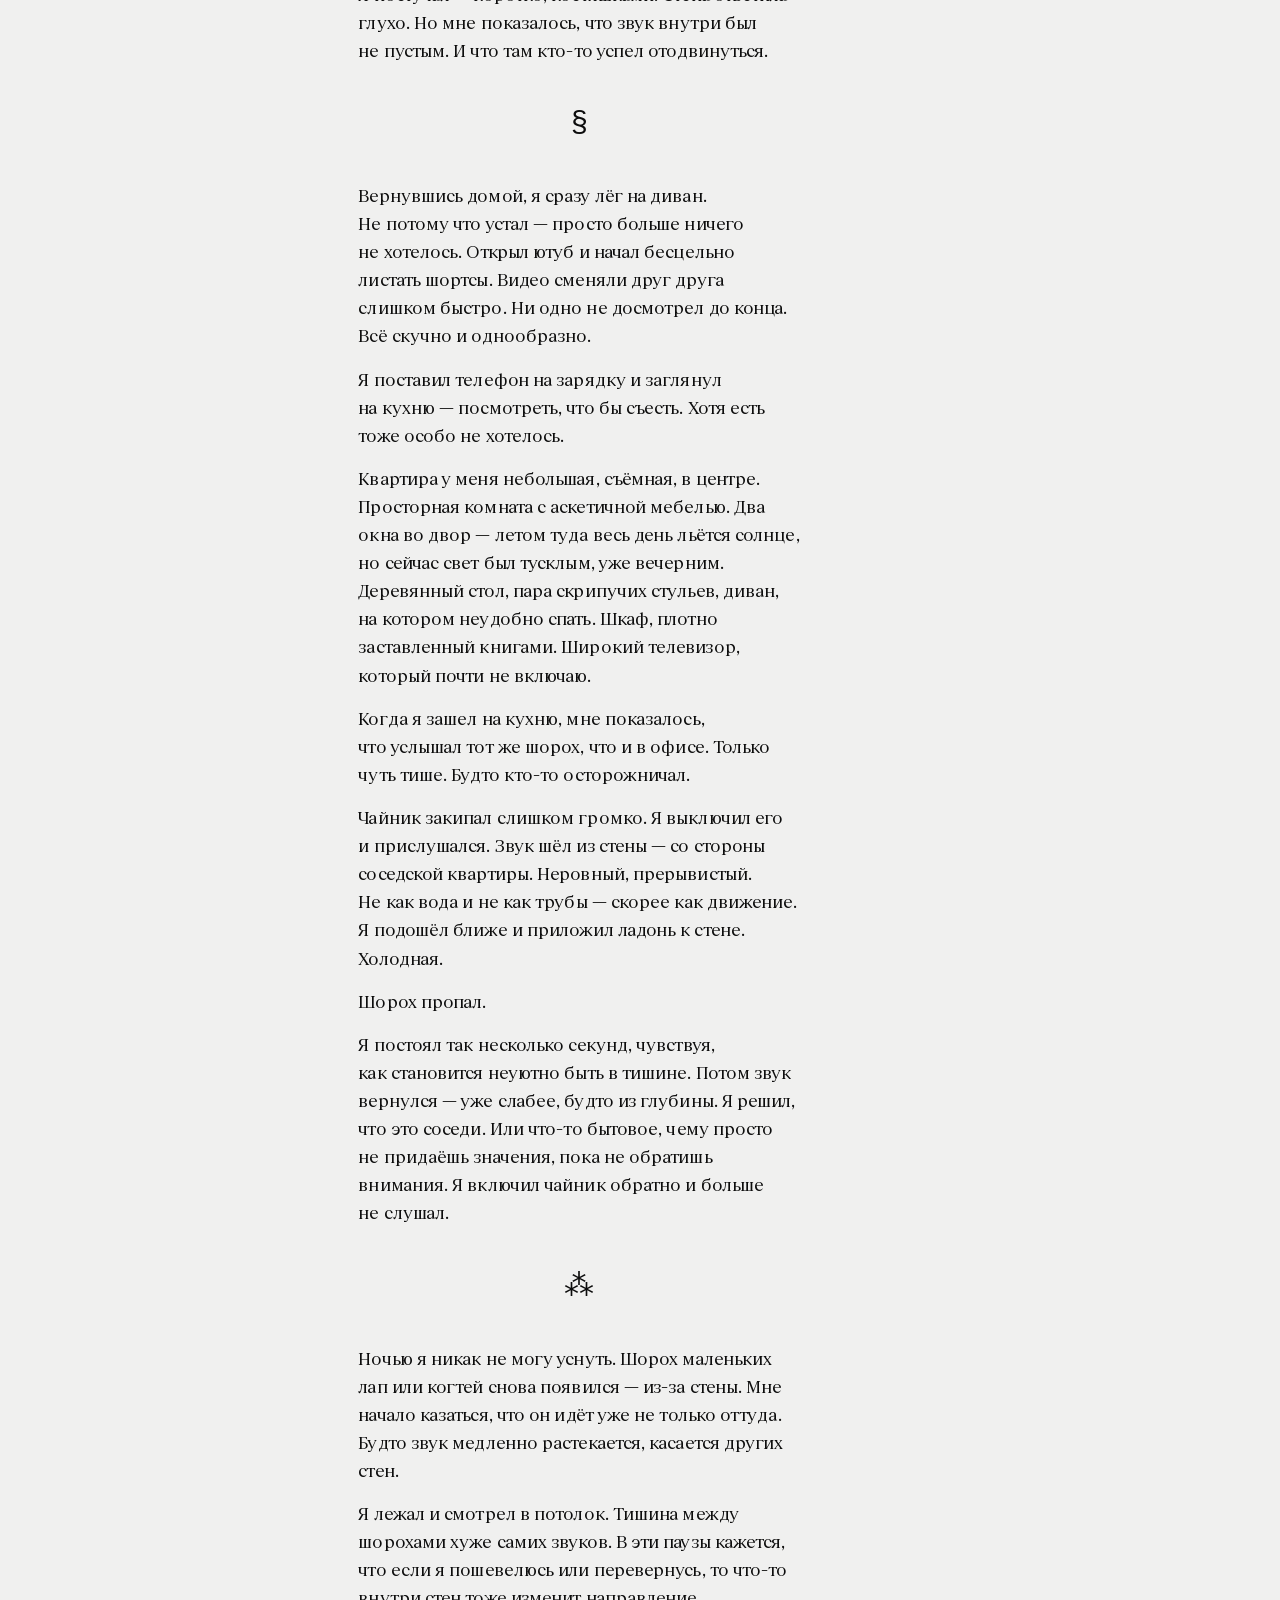
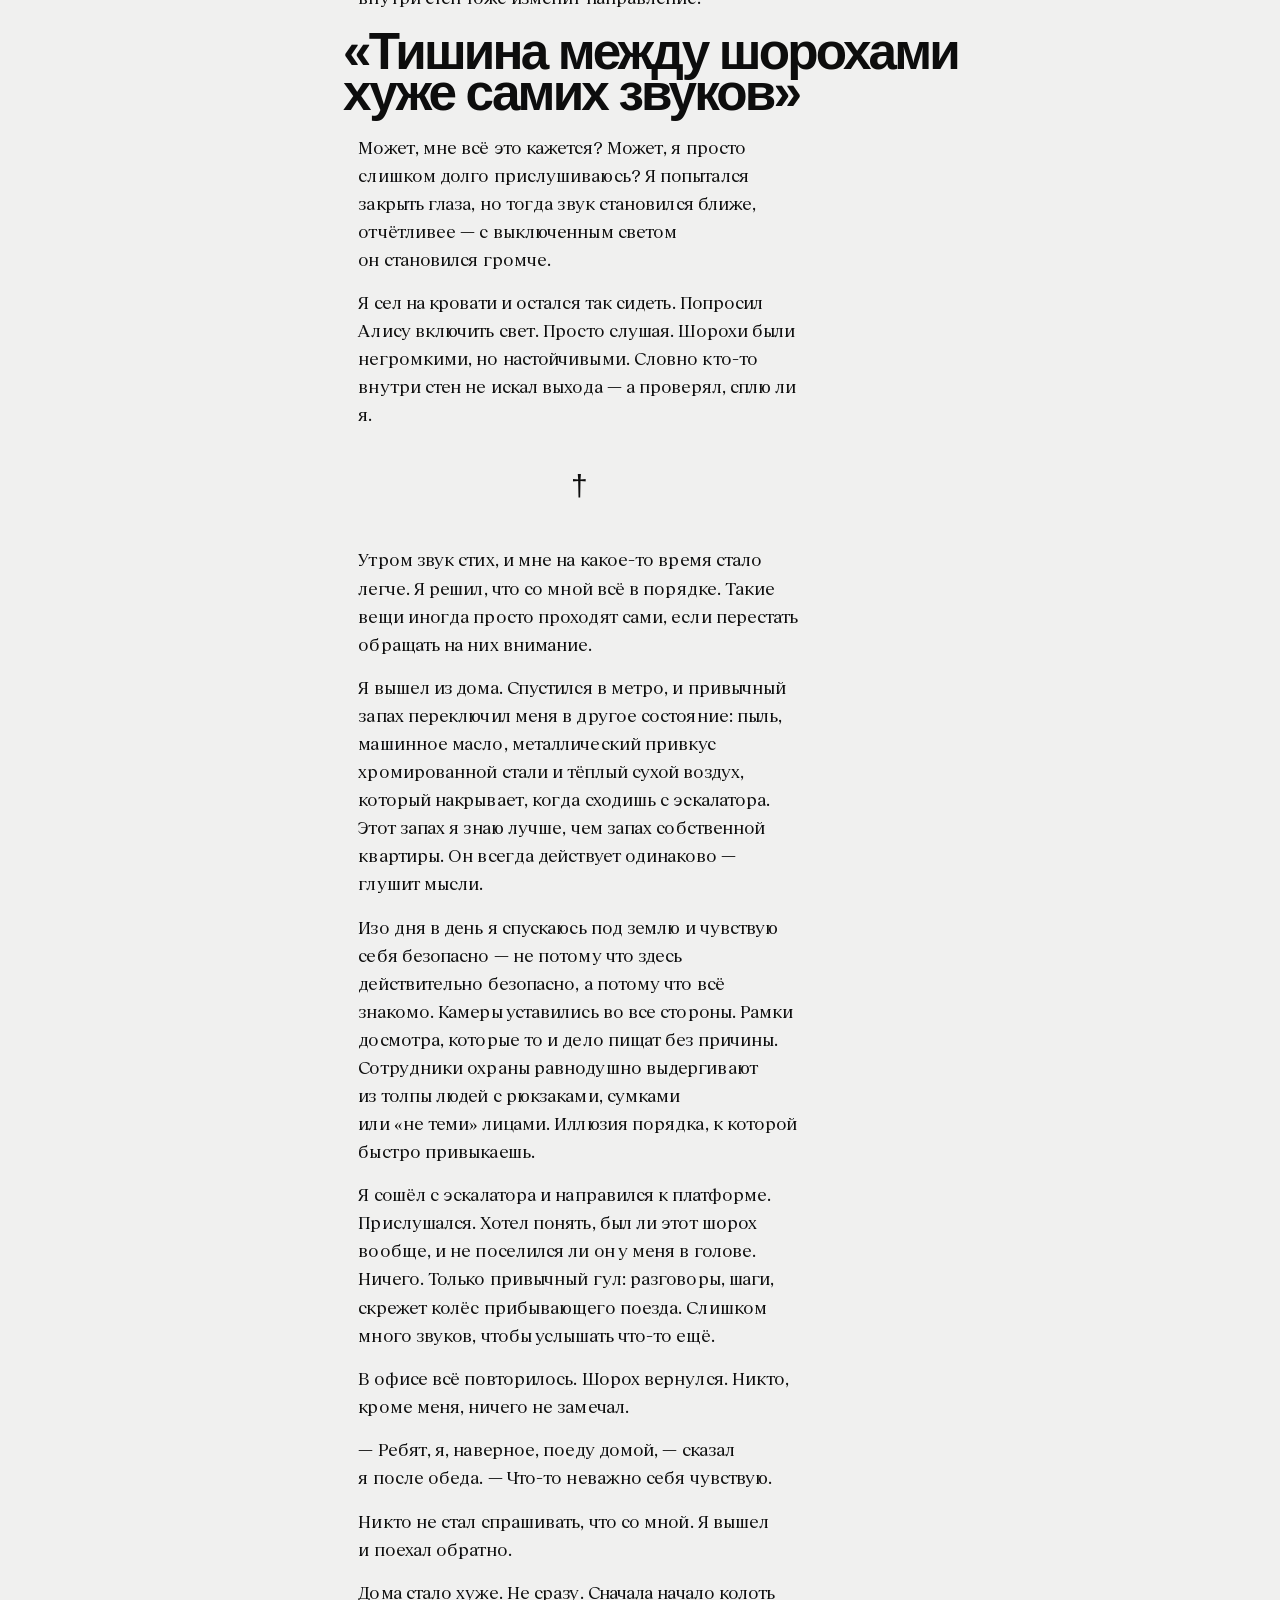
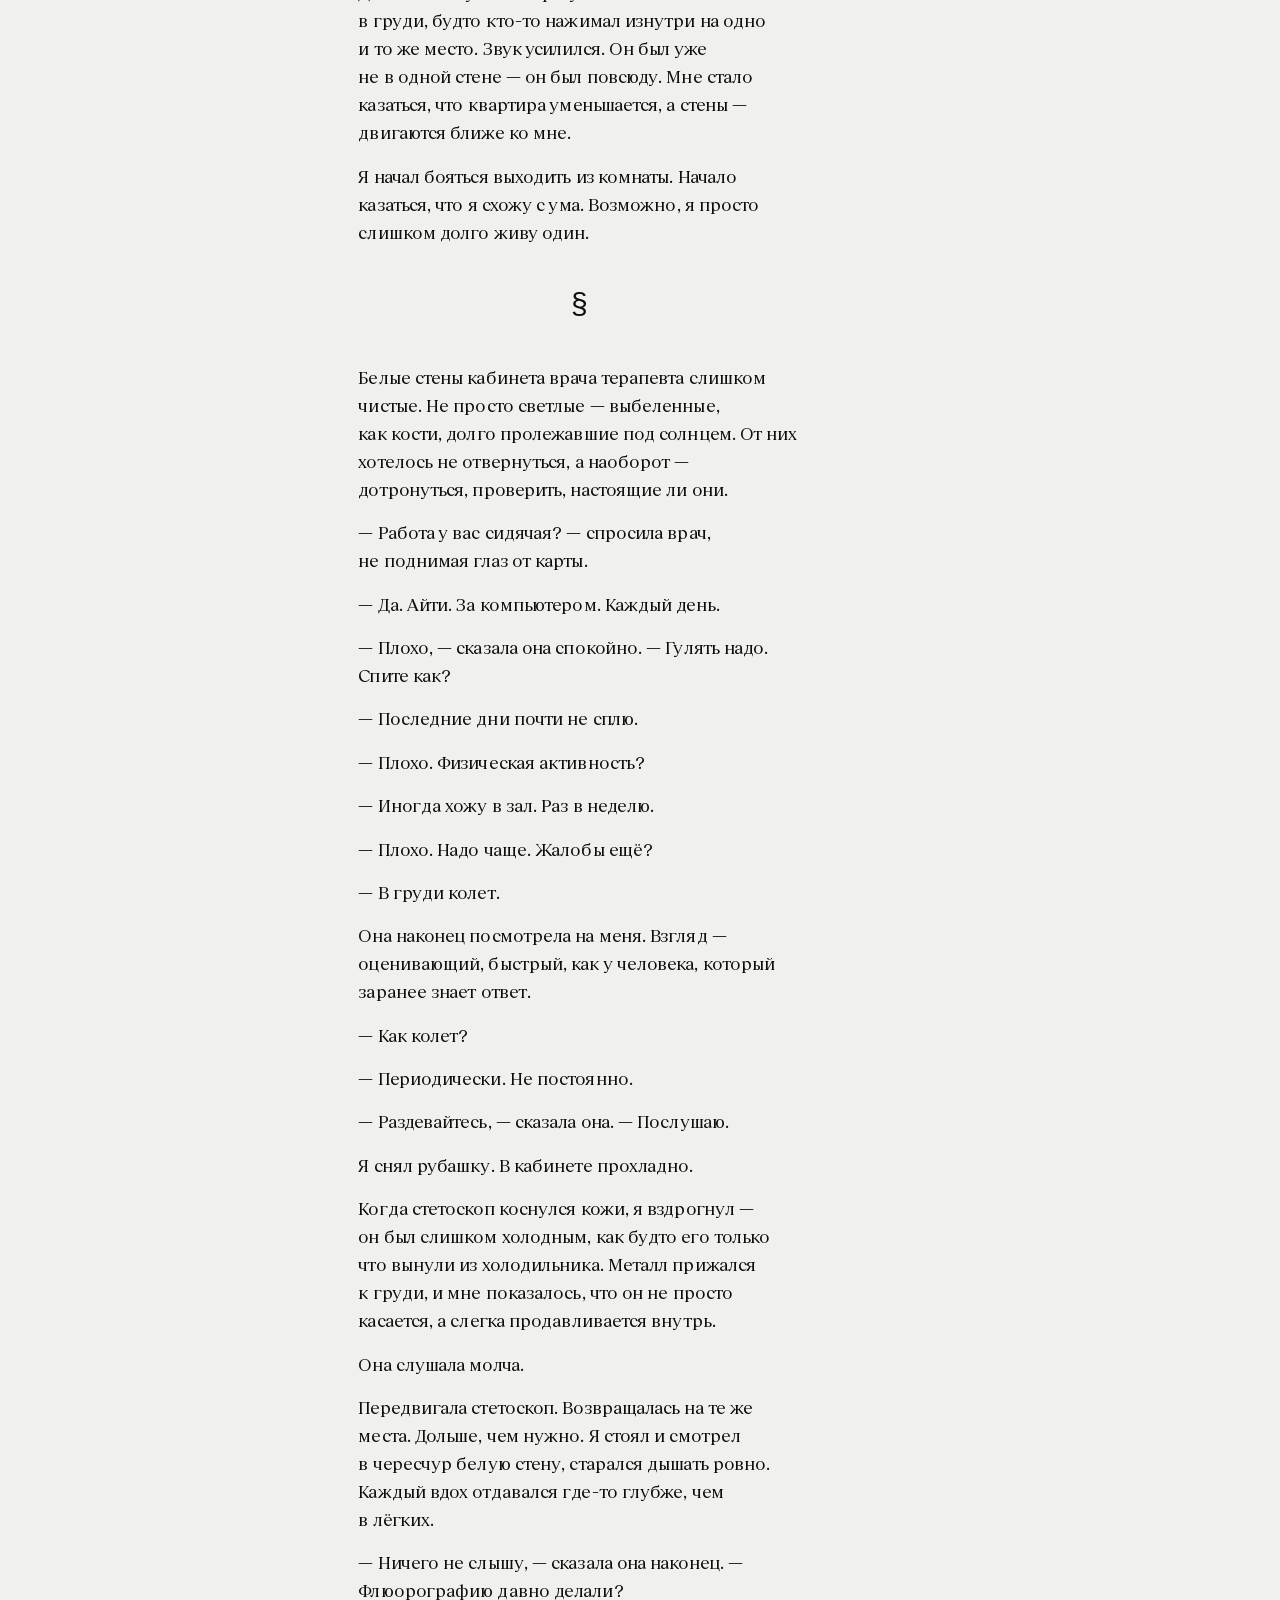
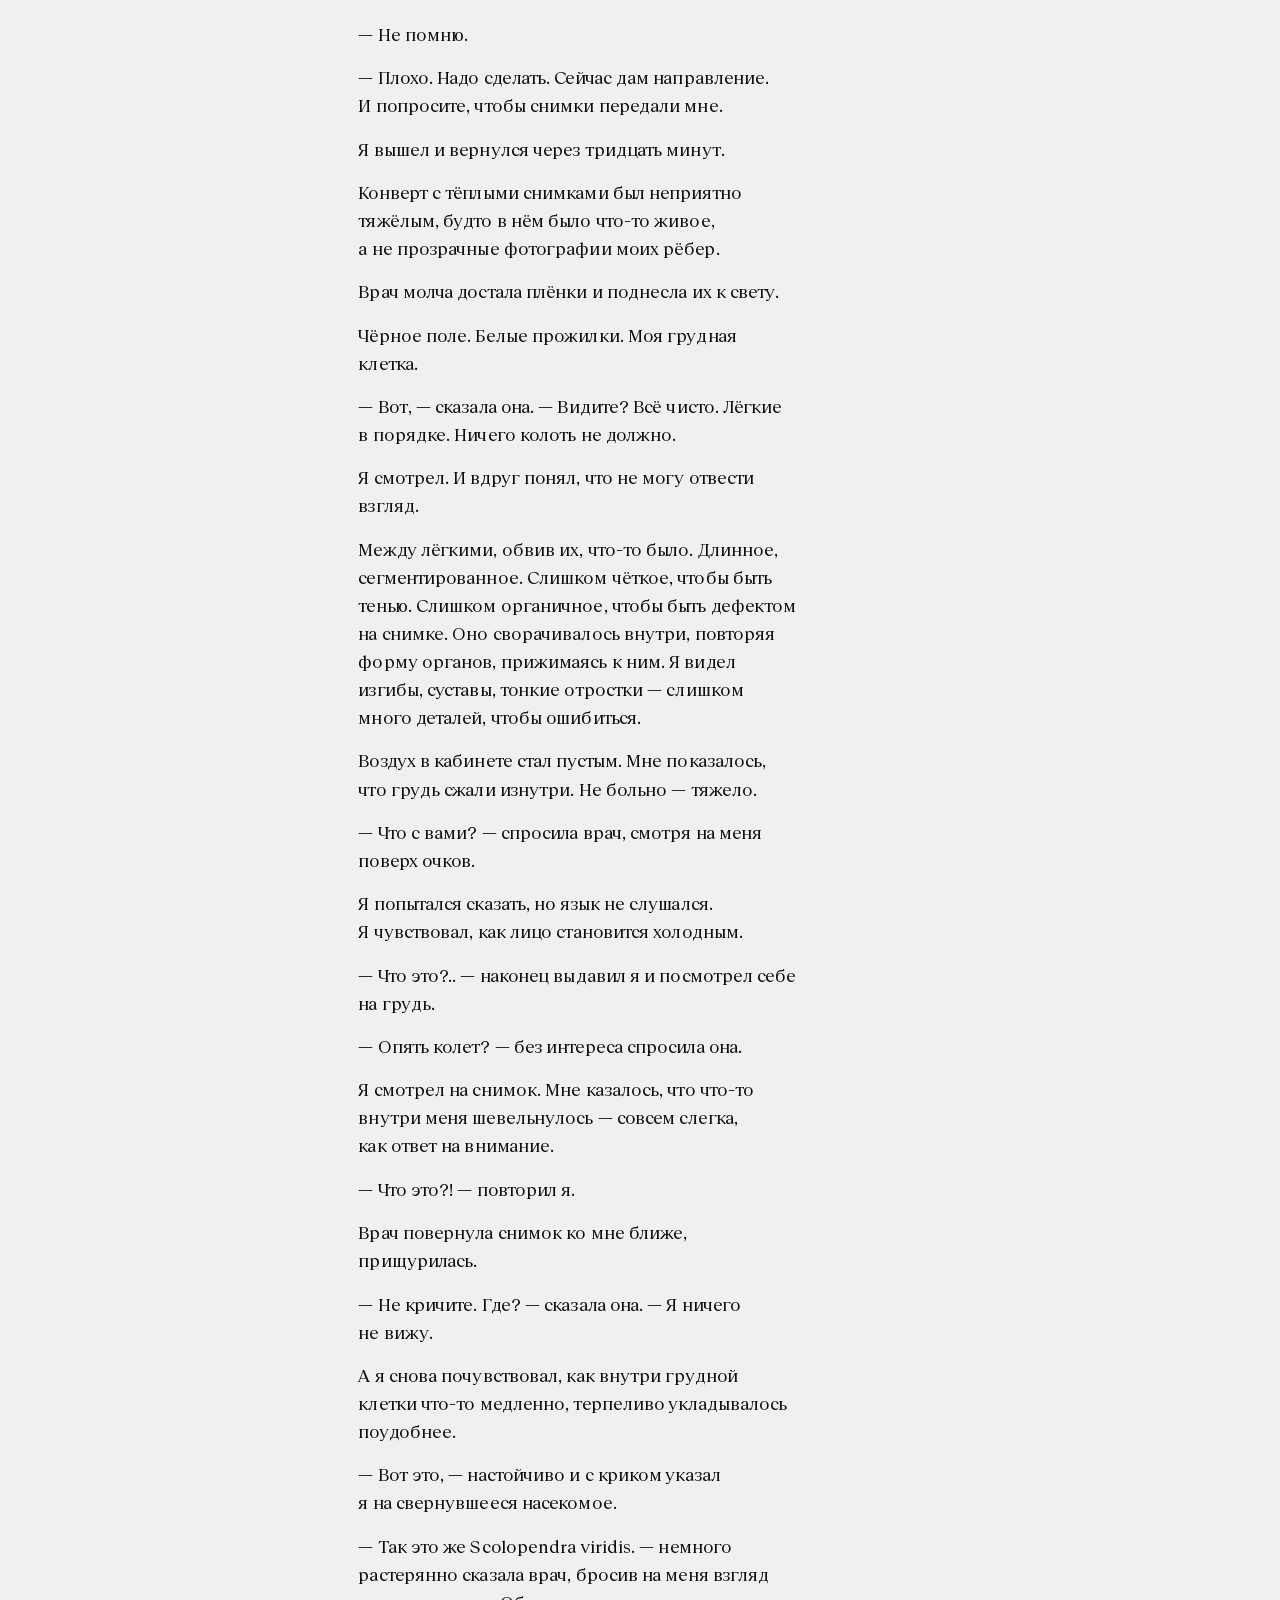
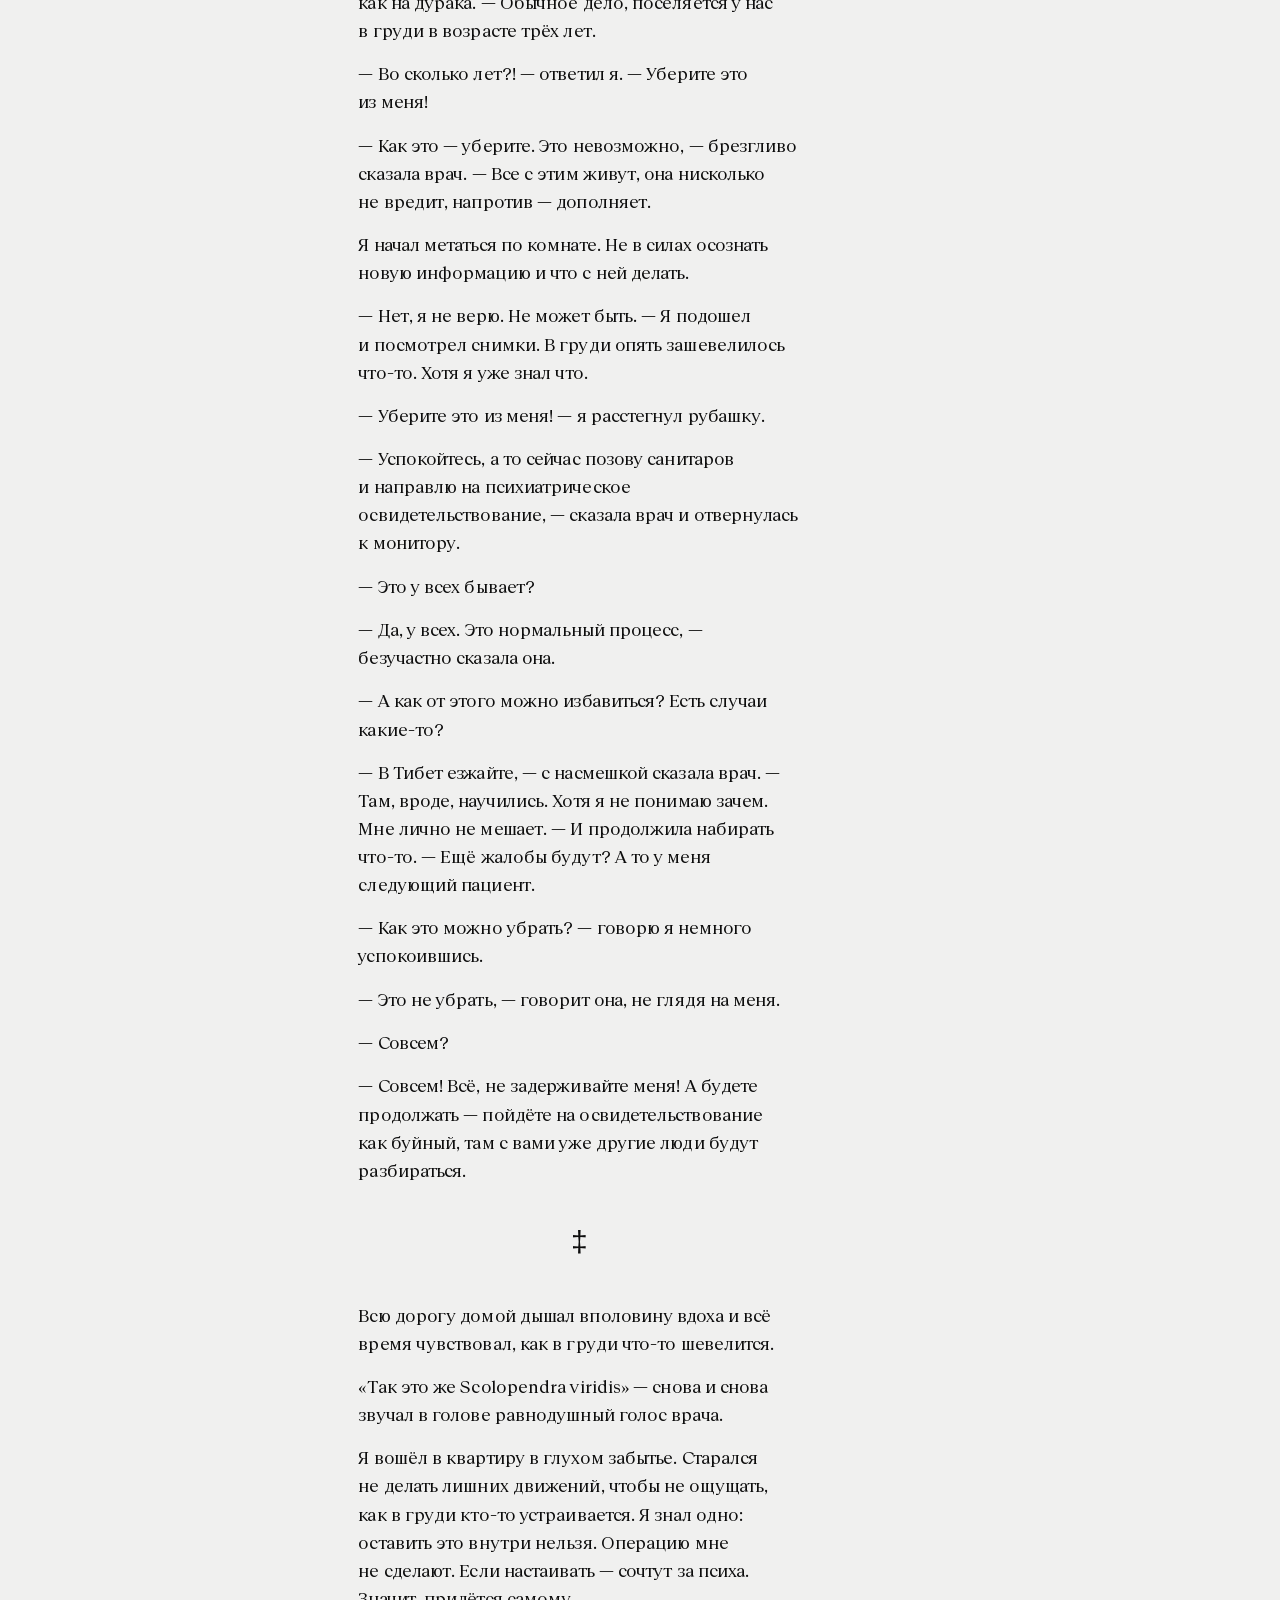
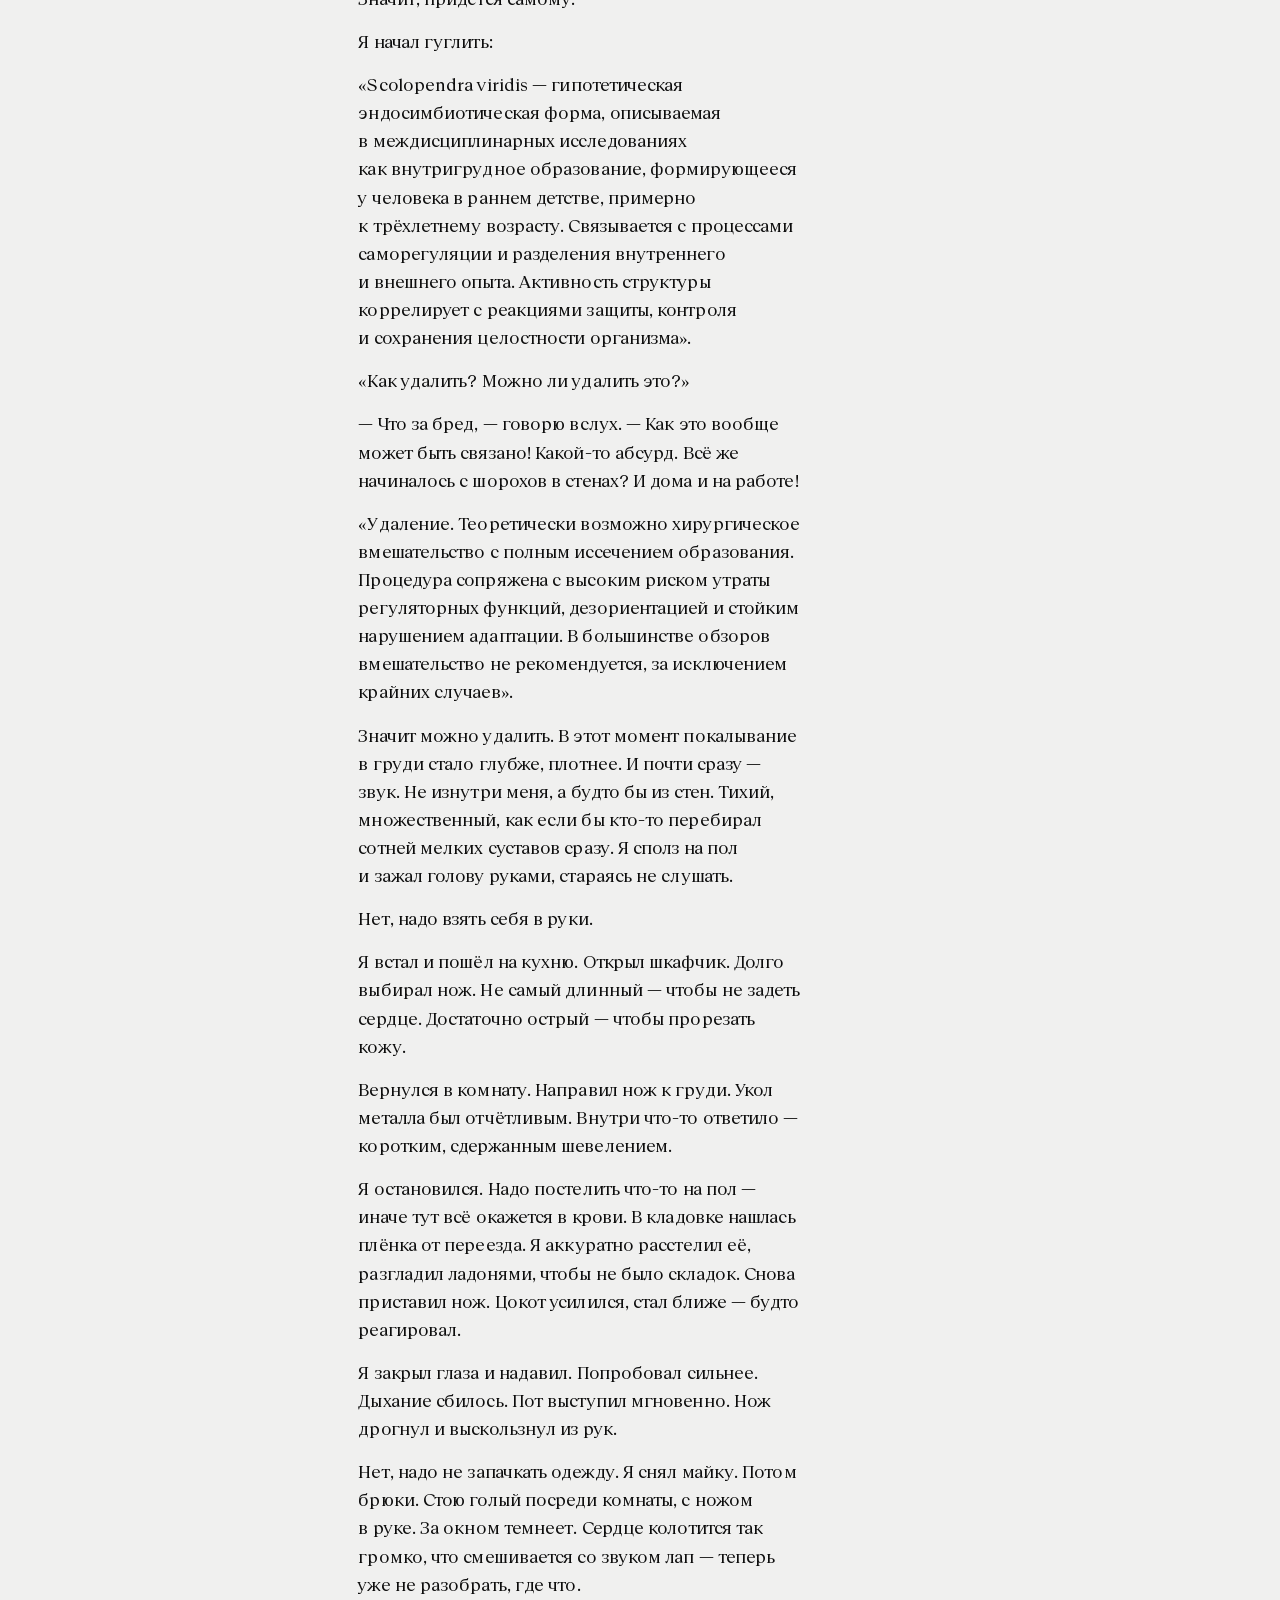
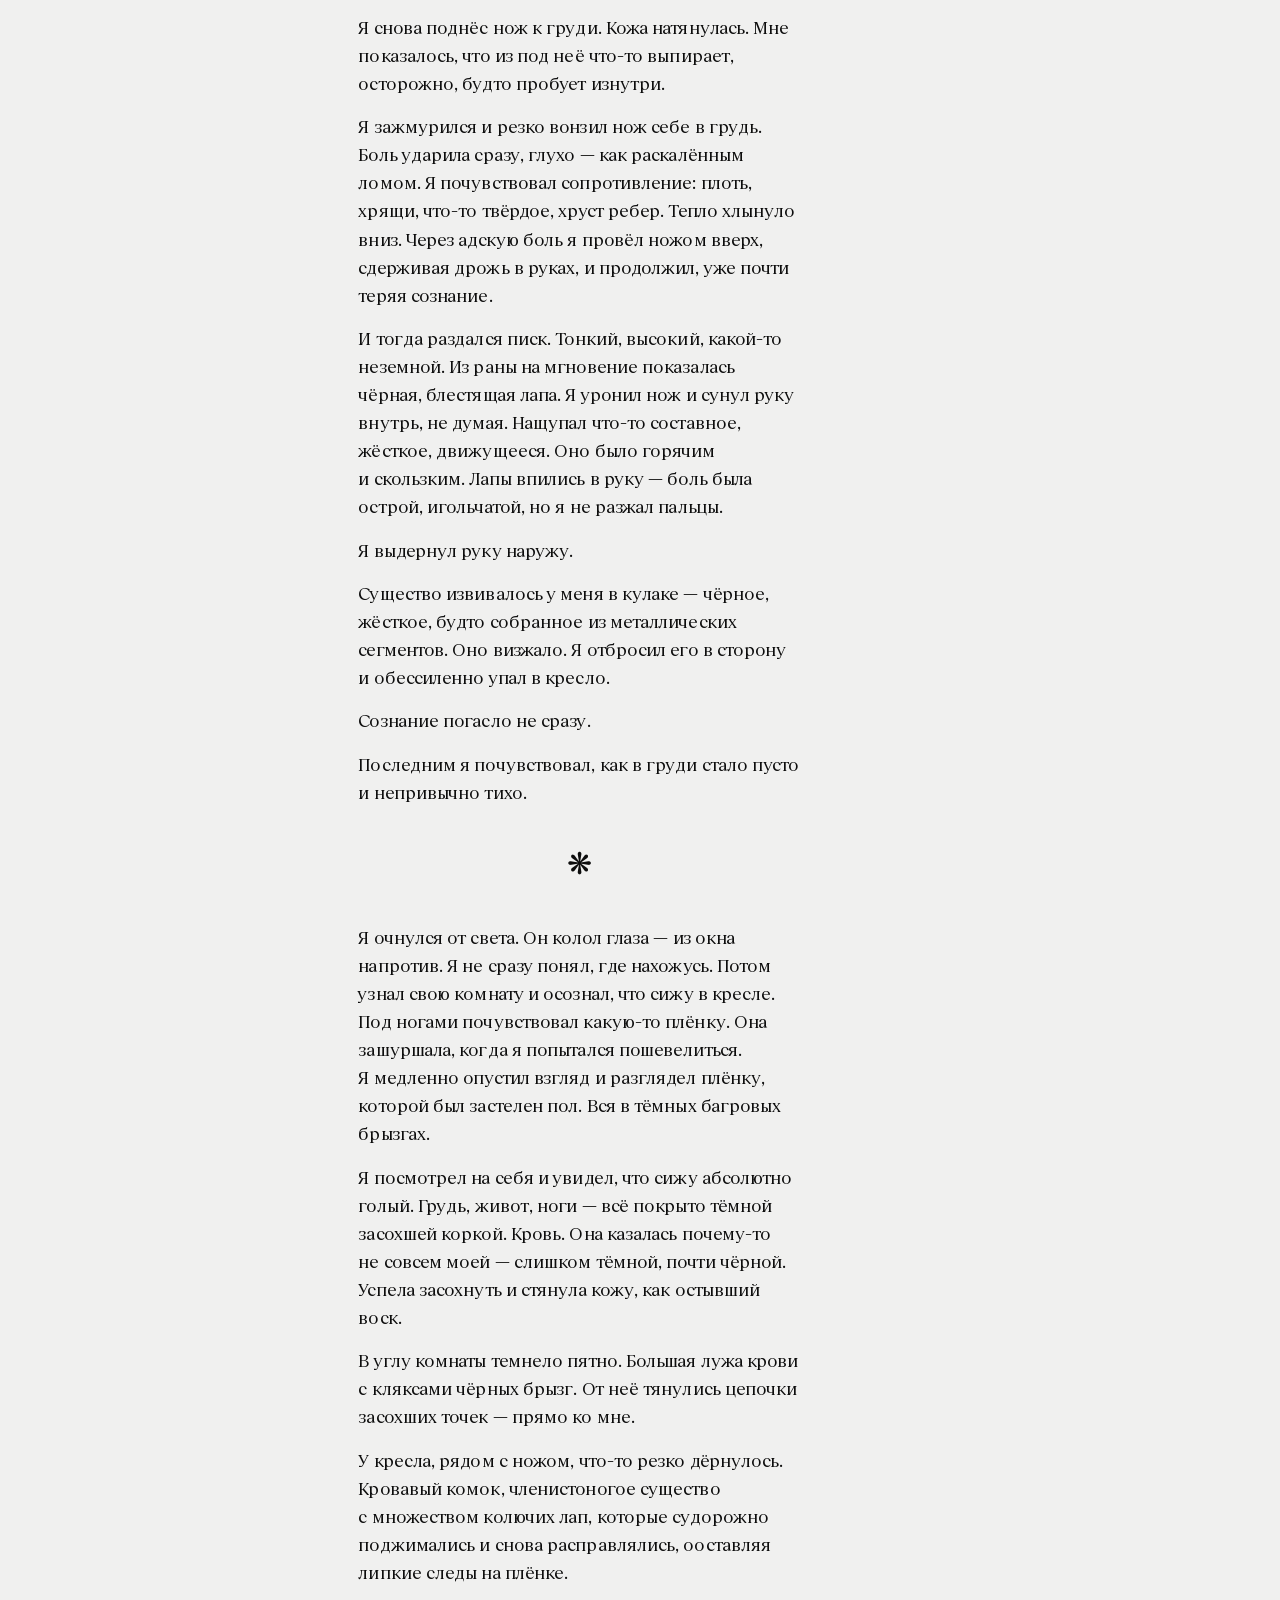
<file: stories/skrezhet/index.html>
<!doctype html>
<html lang="ru">
<head>
<meta charset="utf-8">
<meta http-equiv="Content-Security-Policy" content="default-src 'self'; script-src 'self' 'sha256-OOYo8/sXqt3EzyOt9jQaH1IF8YyP/Pq+xdOqqdIZE1c='; style-src 'self' 'unsafe-inline' https://fonts.googleapis.com; font-src 'self' https://fonts.gstatic.com; img-src 'self' data:; connect-src 'self'; object-src 'none'; base-uri 'self'; form-action 'none'">
<meta name="referrer" content="strict-origin-when-cross-origin">
<meta name="viewport" content="width=device-width, initial-scale=1">
<title>Скрежет — рассказ Лёши Е</title>
<meta name="description" content="Петербургский UX-дизайнер живёт по одному и тому же распорядку, пока не начинает слышать шорох маленьких лап в стенах офиса и квартиры, и вскоре к нему…">
<meta name="author" content="Лёша Ермаков">
<meta name="robots" content="index, follow, max-image-preview:large">
<link rel="canonical" href="https://alexie.ru/stories/skrezhet/">
<meta property="og:type" content="article">
<meta property="og:site_name" content="Лёша Е — рассказы">
<meta property="og:locale" content="ru_RU">
<meta property="og:title" content="Скрежет — рассказ Лёши Е">
<meta property="og:description" content="Петербургский UX-дизайнер живёт по одному и тому же распорядку, пока не начинает слышать шорох маленьких лап в стенах офиса и квартиры, и вскоре к нему…">
<meta property="og:url" content="https://alexie.ru/stories/skrezhet/">
<meta property="og:image" content="https://alexie.ru/assets/og-story.jpg">
<meta property="og:image:width" content="1200">
<meta property="og:image:height" content="630">
<meta name="twitter:card" content="summary_large_image">
<meta name="theme-color" content="#f0f0ef" media="(prefers-color-scheme: light)">
<meta name="theme-color" content="#121212" media="(prefers-color-scheme: dark)">
<link rel="icon" href="../../favicon.svg" type="image/svg+xml">
<link rel="apple-touch-icon" href="../../assets/apple-touch-icon.png">
<link rel="preconnect" href="https://fonts.googleapis.com">
<link rel="preconnect" href="https://fonts.gstatic.com" crossorigin>
<link href="https://fonts.googleapis.com/css2?family=Geist:wght@400;500;600;700&display=swap" rel="stylesheet">
<link rel="preload" href="../../assets/fonts/lebowski-regular.woff2" as="font" type="font/woff2" crossorigin>
<link rel="stylesheet" href="../../assets/style.css">
<script src="../../assets/magnet.js" defer></script>
<script type="application/ld+json">{"@context":"https://schema.org","@graph":[{"@type":"ShortStory","@id":"https://alexie.ru/stories/skrezhet/#story","name":"Скрежет","headline":"Скрежет","url":"https://alexie.ru/stories/skrezhet/","description":"Петербургский UX-дизайнер живёт по одному и тому же распорядку, пока не начинает слышать шорох маленьких лап в стенах офиса и квартиры, и вскоре к нему добавляется колющая боль в груди. На флюорографии он видит свернувшуюся вокруг лёгких сколопендру, а врач равнодушно объясняет, что Scolopendra viridis заводится у всех к трём годам, удалить её нельзя и жить с ней совершенно нормально. Тогда герой расстилает на полу плёнку, раздевается и сам вырезает существо из груди кухонным ножом, а очнувшись в крови, добивает ещё живую сколопендру чугунной лампой.","genre":"Боди-хоррор","inLanguage":"ru","wordCount":2983,"timeRequired":"PT17M","datePublished":"2026","dateModified":"2026-10-25","image":"https://alexie.ru/assets/og-story.jpg","isAccessibleForFree":true,"author":{"@type":"Person","@id":"https://alexie.ru/#author","name":"Лёша Е","alternateName":"Лёша Ермаков","url":"https://alexie.ru/","image":"https://alexie.ru/assets/photo.jpg"},"isPartOf":{"@id":"https://alexie.ru/#website"}},{"@type":"BreadcrumbList","itemListElement":[{"@type":"ListItem","position":1,"name":"Лёша Е","item":"https://alexie.ru/"},{"@type":"ListItem","position":2,"name":"Рассказы","item":"https://alexie.ru/stories/"},{"@type":"ListItem","position":3,"name":"Скрежет","item":"https://alexie.ru/stories/skrezhet/"}]}]}</script>
</head>
<body id="top" class="read-page">
<div class="progress" id="progress"></div>

<main>
  <article class="reader">
    <aside class="meta">
      <div class="num">03</div>
      <dl>
        <dt>Жанр</dt><dd>Боди-хоррор</dd>
        <dt>Объём</dt><dd>2 983 слова</dd>
        <dt>Чтение</dt><dd>17 мин</dd>
      </dl>
    </aside>
    <div class="text">
      <h1>Скрежет</h1>
      <p class="byline">Лёша Е, 2026</p>
      <p class="lead">Я очнулся от света. Он колол глаза — из окна напротив. Я не сразу понял, где нахожусь. Потом узнал свою комнату и осознал, что сижу в кресле. Под ногами почувствовал какую-то плёнку. Она зашуршала, когда я попытался пошевелиться. Я медленно опустил взгляд и разглядел плёнку, которой был застелен пол. Вся в тёмных багровых брызгах.</p>
      <p>Я посмотрел на себя и увидел, что сижу абсолютно голый. Грудь, живот, ноги — всё покрыто тёмной засохшей коркой. Кровь. Она казалась почему-то не совсем моей — слишком тёмной, почти чёрной. Успела засохнуть и стянула кожу, как остывший воск.</p>
      <p>Рядом, у ножки кресла, вижу кухонный нож. Блестит матовое лезвие, чёрное. Под ножом неподвижная лужа запекшейся крови.</p>
      <p>Я всё ещё не до конца в сознании. Пытаюсь опереться на подлокотник и понимаю, что руки не слушаются: движения запаздывают, будто тело работает с временными лагами.</p>
      <p>Испугаться я ещё не успел. Боль пришла позже — и сразу вся. Ужасное ноющее жжение в груди. И тут же комната погасла.</p>
      <p>Перед тем как потерять сознание, я успел подумать, что плёнку на полу кто-то расстилал аккуратно. И что этим кем-то, скорее всего, был я.</p>
      <p>За неделю до этого</p>
      <p>Мой день начинается одинаково. Будильник — в семь или в семь тридцать, разницы почти нет. Я лежу несколько секунд, смотрю в потолок, и жду, когда тело согласится встать. Вытаскиваю себя из кровати, иду в душ, делаю короткую зарядку. Завтракаю под ютуб, пока синеволосый мужик спокойным голосом объясняет, что важного произошло в мире. Я почти не слушаю.</p>
      <p>В восемь выхожу из парадной. Город выглядит приглушённым, будто кто-то выкрутил контраст в минус. Иду по Достоевской и сворачиваю на Кузнечный переулок. Лето. Июль. Из-за белых ночей в восемь утра светло, кажется, что уже середина дня. Только цвета на один тон ниже, чем нужно.</p>
      <p>Через пять минут — «Владимирская», ещё три — пересадка на «Техноложке», и вот я уже поднимаюсь на «Петроградской». Всё на автомате, маршрут не занимает мыслей.</p>
      <p>Наш офис на Большом проспекте Петроградской стороны. Формально — квартира, переделанная под офис. Фактически — просто квартира, где давно перестали жить. Высокие окна. Утренний свет здесь особенный — не солнечный, а питерский: рассеянный, холодный, простуженный. Даже в июле не греет.</p>
      <p>Три комнаты. Первая — рабочая: длинные столы, стулья из Икеи, которой больше нет, запах кофе и старой пыли. Полки с книгами по дизайну, философии, психологии и чему-то ещё — странному, без системы. Выцветшие постеры. В углах — всегда включённые лампы с «закатным светом». На подоконниках спатифиллум и два фикуса. За окнами — крыши, одинаковые и близкие.</p>
      <p>Вторая — переговорка. Кресло-мешок, стол, полка с книгами и тишина. Туда уходят говорить по телефону или просто сидеть, глядя в стену.</p>
      <p>Третья комната — с одинокой кроватью и хламом. Там почти никто не бывает. Иногда кто-то засыпает после аврала, иногда прячется. Чаще — она просто существует.</p>
      <p>Я бываю в этой «квартире» несколько раз в неделю. В остальные дни работаю дома и разницы почти не чувствую. У меня свободный график.</p>
      <p>Сегодня я приехал к девяти. Коллеги уже были на местах и спорили — то ли о сериале, то ли о фильме. Нас пятеро. Все примерно одного возраста — двадцать семь, тридцать. Я самый старший.</p>
      <p>— Всем привет, — сказал я и пошёл за кофе.</p>
      <p>— Здорово, — ответил Паша и пожал руку. Андрей тоже.</p>
      <p>— Да я тебе говорю, — продолжал Паша, не глядя на меня. — Брали тяжёлые железные клетки с голодными крысами. Ставили на грудь или живот. Снизу открывали задвижку, а сверху клали раскалённые угли.</p>
      <p>— И типа крысы начинали грызть человека? — спросил Андрей.</p>
      <p>Я завариваю дрип-пакет.</p>
      <p>— Да. Они пытались уйти от жара и прокладывали себе путь через плоть. Такой прикол.</p>
      <p>— Бамбуком ещё пытали, — сказал я, сам не понимая зачем.</p>
      <p>— Ну это, может, легенды, — отмахнулся Паша. — Пишут, что доказательств нет. А вот с крысами реально! Во, смотри фотки, — и показывает нам экран телефона, на котором фотография мужика, привязанного к столу, а у него на животе — ржавая клетка.</p>
      <p>Я вдруг представил себя на этом столе. Спина прилипла к холодной поверхности, руки бесполезно вытянуты вдоль тела. На животе — клетка, раскалённая до тупого, глухого жара. Жар не обжигает — он давит, как тяжёлое ожидание.</p>
      <p>Я не вижу крысу, но чувствую, как острые движения царапают кожу — не больно, а настойчиво, методично, она проверяет, где мягче. Потом кожа сдаётся, и я понимаю это не по боли, а по внезапной пустоте — как если бы что-то внутри меня открылось.</p>
      <p>Она пробирается глубже. Не рвёт — продавливается, раздвигая что-то внутри. Боли не чувствую, только инородное движение. Оно шевелится между органами, ищет место, устраивается. Кровь течёт по бокам, медленно.</p>
      <p>Крыса копошится внутри, и это самое страшное. Она зарывается, прячется, в моё тело — как во временное убежище. Я чувствую, как она осторожно протискивается между складками внутренностей, как если бы меня переписывали изнутри, переставляя модули.</p>
      <p>Я беру кружку и иду в рабочую комнату. По дороге слышу шорох — где-то в стене, со стороны коридора, рядом с ванной. Тихий, неровный. Как если бы что-то мелкое перебирало лапами. Я подумал о соседях. Или о трубах.</p>
      <p>В комнате уже сидят остальные — Ваня, Артур и Лида. Артур в созвоне, раздражённо объясняет клиенту, что тот ничего не понимает. Остальные смотрят в экраны, сидя в наушниках.</p>
      <p>Я открыл Фигму. Слои, автолейауты, тексты, прототипы. Обычный день UX-дизайнера — с девяти до восемнадцати ноль ноль. Только шорох возвращался среди дня. Не громко. Но постоянно. И останавливался, когда я прислушивался.</p>
      <p>Я спросил у ребят — никто ничего не слышал? Пожали плечами.</p>
      <p>Перед уходом я снова подошёл к стене. Прислонил ухо. Тишина.</p>
      <p>Я постучал — коротко, костяшками. Стена ответила глухо. Но мне показалось, что звук внутри был не пустым. И что там кто-то успел отодвинуться.</p>
      <div class="sep" role="separator"><span aria-hidden="true">§</span></div>
      <p>Вернувшись домой, я сразу лёг на диван. Не потому что устал — просто больше ничего не хотелось. Открыл ютуб и начал бесцельно листать шортсы. Видео сменяли друг друга слишком быстро. Ни одно не досмотрел до конца. Всё скучно и однообразно.</p>
      <p>Я поставил телефон на зарядку и заглянул на кухню — посмотреть, что бы съесть. Хотя есть тоже особо не хотелось.</p>
      <p>Квартира у меня небольшая, съёмная, в центре. Просторная комната с аскетичной мебелью. Два окна во двор — летом туда весь день льётся солнце, но сейчас свет был тусклым, уже вечерним. Деревянный стол, пара скрипучих стульев, диван, на котором неудобно спать. Шкаф, плотно заставленный книгами. Широкий телевизор, который почти не включаю.</p>
      <p>Когда я зашел на кухню, мне показалось, что услышал тот же шорох, что и в офисе. Только чуть тише. Будто кто-то осторожничал.</p>
      <p>Чайник закипал слишком громко. Я выключил его и прислушался. Звук шёл из стены — со стороны соседской квартиры. Неровный, прерывистый. Не как вода и не как трубы — скорее как движение. Я подошёл ближе и приложил ладонь к стене. Холодная.</p>
      <p>Шорох пропал.</p>
      <p>Я постоял так несколько секунд, чувствуя, как становится неуютно быть в тишине. Потом звук вернулся — уже слабее, будто из глубины. Я решил, что это соседи. Или что-то бытовое, чему просто не придаёшь значения, пока не обратишь внимания. Я включил чайник обратно и больше не слушал.</p>
      <div class="sep" role="separator"><span aria-hidden="true">⁂</span></div>
      <p>Ночью я никак не могу уснуть. Шорох маленьких лап или когтей снова появился — из-за стены. Мне начало казаться, что он идёт уже не только оттуда. Будто звук медленно растекается, касается других стен.</p>
      <p>Я лежал и смотрел в потолок. Тишина между шорохами хуже самих звуков. В эти паузы кажется, что если я пошевелюсь или перевернусь, то что-то внутри стен тоже изменит направление.</p>
      <blockquote class="pull" aria-hidden="true">«Тишина между шорохами хуже самих звуков»</blockquote>
      <p>Может, мне всё это кажется? Может, я просто слишком долго прислушиваюсь? Я попытался закрыть глаза, но тогда звук становился ближе, отчётливее — с выключенным светом он становился громче.</p>
      <p>Я сел на кровати и остался так сидеть. Попросил Алису включить свет. Просто слушая. Шорохи были негромкими, но настойчивыми. Словно кто-то внутри стен не искал выхода — а проверял, сплю ли я.</p>
      <div class="sep" role="separator"><span aria-hidden="true">†</span></div>
      <p>Утром звук стих, и мне на какое-то время стало легче. Я решил, что со мной всё в порядке. Такие вещи иногда просто проходят сами, если перестать обращать на них внимание.</p>
      <p>Я вышел из дома. Спустился в метро, и привычный запах переключил меня в другое состояние: пыль, машинное масло, металлический привкус хромированной стали и тёплый сухой воздух, который накрывает, когда сходишь с эскалатора. Этот запах я знаю лучше, чем запах собственной квартиры. Он всегда действует одинаково — глушит мысли.</p>
      <p>Изо дня в день я спускаюсь под землю и чувствую себя безопасно — не потому что здесь действительно безопасно, а потому что всё знакомо. Камеры уставились во все стороны. Рамки досмотра, которые то и дело пищат без причины. Сотрудники охраны равнодушно выдергивают из толпы людей с рюкзаками, сумками или «не теми» лицами. Иллюзия порядка, к которой быстро привыкаешь.</p>
      <p>Я сошёл с эскалатора и направился к платформе. Прислушался. Хотел понять, был ли этот шорох вообще, и не поселился ли он у меня в голове. Ничего. Только привычный гул: разговоры, шаги, скрежет колёс прибывающего поезда. Слишком много звуков, чтобы услышать что-то ещё.</p>
      <p>В офисе всё повторилось. Шорох вернулся. Никто, кроме меня, ничего не замечал.</p>
      <p>— Ребят, я, наверное, поеду домой, — сказал я после обеда. — Что-то неважно себя чувствую.</p>
      <p>Никто не стал спрашивать, что со мной. Я вышел и поехал обратно.</p>
      <p>Дома стало хуже. Не сразу. Сначала начало колоть в груди, будто кто-то нажимал изнутри на одно и то же место. Звук усилился. Он был уже не в одной стене — он был повсюду. Мне стало казаться, что квартира уменьшается, а стены — двигаются ближе ко мне.</p>
      <p>Я начал бояться выходить из комнаты. Начало казаться, что я схожу с ума. Возможно, я просто слишком долго живу один.</p>
      <div class="sep" role="separator"><span aria-hidden="true">§</span></div>
      <p>Белые стены кабинета врача терапевта слишком чистые. Не просто светлые — выбеленные, как кости, долго пролежавшие под солнцем. От них хотелось не отвернуться, а наоборот — дотронуться, проверить, настоящие ли они.</p>
      <p>— Работа у вас сидячая? — спросила врач, не поднимая глаз от карты.</p>
      <p>— Да. Айти. За компьютером. Каждый день.</p>
      <p>— Плохо, — сказала она спокойно. — Гулять надо. Спите как?</p>
      <p>— Последние дни почти не сплю.</p>
      <p>— Плохо. Физическая активность?</p>
      <p>— Иногда хожу в зал. Раз в неделю.</p>
      <p>— Плохо. Надо чаще. Жалобы ещё?</p>
      <p>— В груди колет.</p>
      <p>Она наконец посмотрела на меня. Взгляд — оценивающий, быстрый, как у человека, который заранее знает ответ.</p>
      <p>— Как колет?</p>
      <p>— Периодически. Не постоянно.</p>
      <p>— Раздевайтесь, — сказала она. — Послушаю.</p>
      <p>Я снял рубашку. В кабинете прохладно.</p>
      <p>Когда стетоскоп коснулся кожи, я вздрогнул — он был слишком холодным, как будто его только что вынули из холодильника. Металл прижался к груди, и мне показалось, что он не просто касается, а слегка продавливается внутрь.</p>
      <p>Она слушала молча.</p>
      <p>Передвигала стетоскоп. Возвращалась на те же места. Дольше, чем нужно. Я стоял и смотрел в чересчур белую стену, старался дышать ровно. Каждый вдох отдавался где-то глубже, чем в лёгких.</p>
      <p>— Ничего не слышу, — сказала она наконец. — Флюорографию давно делали?</p>
      <p>— Не помню.</p>
      <p>— Плохо. Надо сделать. Сейчас дам направление. И попросите, чтобы снимки передали мне.</p>
      <p>Я вышел и вернулся через тридцать минут.</p>
      <p>Конверт с тёплыми снимками был неприятно тяжёлым, будто в нём было что-то живое, а не прозрачные фотографии моих рёбер.</p>
      <p>Врач молча достала плёнки и поднесла их к свету.</p>
      <p>Чёрное поле. Белые прожилки. Моя грудная клетка.</p>
      <p>— Вот, — сказала она. — Видите? Всё чисто. Лёгкие в порядке. Ничего колоть не должно.</p>
      <p>Я смотрел. И вдруг понял, что не могу отвести взгляд.</p>
      <p>Между лёгкими, обвив их, что-то было. Длинное, сегментированное. Слишком чёткое, чтобы быть тенью. Слишком органичное, чтобы быть дефектом на снимке. Оно сворачивалось внутри, повторяя форму органов, прижимаясь к ним. Я видел изгибы, суставы, тонкие отростки — слишком много деталей, чтобы ошибиться.</p>
      <p>Воздух в кабинете стал пустым. Мне показалось, что грудь сжали изнутри. Не больно — тяжело.</p>
      <p>— Что с вами? — спросила врач, смотря на меня поверх очков.</p>
      <p>Я попытался сказать, но язык не слушался. Я чувствовал, как лицо становится холодным.</p>
      <p>— Что это?.. — наконец выдавил я и посмотрел себе на грудь.</p>
      <p>— Опять колет? — без интереса спросила она.</p>
      <p>Я смотрел на снимок. Мне казалось, что что-то внутри меня шевельнулось — совсем слегка, как ответ на внимание.</p>
      <p>— Что это?! — повторил я.</p>
      <p>Врач повернула снимок ко мне ближе, прищурилась.</p>
      <p>— Не кричите. Где? — сказала она. — Я ничего не вижу.</p>
      <p>А я снова почувствовал, как внутри грудной клетки что-то медленно, терпеливо укладывалось поудобнее.</p>
      <p>— Вот это, — настойчиво и с криком указал я на свернувшееся насекомое.</p>
      <p>— Так это же Scolopendra viridis. — немного растерянно сказала врач, бросив на меня взгляд как на дурака. — Обычное дело, поселяется у нас в груди в возрасте трёх лет.</p>
      <p>— Во сколько лет?! — ответил я. — Уберите это из меня!</p>
      <p>— Как это — уберите. Это невозможно, — брезгливо сказала врач. — Все с этим живут, она нисколько не вредит, напротив — дополняет.</p>
      <p>Я начал метаться по комнате. Не в силах осознать новую информацию и что с ней делать.</p>
      <p>— Нет, я не верю. Не может быть. — Я подошел и посмотрел снимки. В груди опять зашевелилось что-то. Хотя я уже знал что.</p>
      <p>— Уберите это из меня! — я расстегнул рубашку.</p>
      <p>— Успокойтесь, а то сейчас позову санитаров и направлю на психиатрическое освидетельствование, — сказала врач и отвернулась к монитору.</p>
      <p>— Это у всех бывает?</p>
      <p>— Да, у всех. Это нормальный процесс, — безучастно сказала она.</p>
      <p>— А как от этого можно избавиться? Есть случаи какие-то?</p>
      <p>— В Тибет езжайте, — с насмешкой сказала врач. — Там, вроде, научились. Хотя я не понимаю зачем. Мне лично не мешает. — И продолжила набирать что-то. — Ещё жалобы будут? А то у меня следующий пациент.</p>
      <p>— Как это можно убрать? — говорю я немного успокоившись.</p>
      <p>— Это не убрать, — говорит она, не глядя на меня.</p>
      <p>— Совсем?</p>
      <p>— Совсем! Всё, не задерживайте меня! А будете продолжать — пойдёте на освидетельствование как буйный, там с вами уже другие люди будут разбираться.</p>
      <div class="sep" role="separator"><span aria-hidden="true">‡</span></div>
      <p>Всю дорогу домой дышал вполовину вдоха и всё время чувствовал, как в груди что-то шевелится.</p>
      <p>«Так это же Scolopendra viridis» — снова и снова звучал в голове равнодушный голос врача.</p>
      <p>Я вошёл в квартиру в глухом забытье. Старался не делать лишних движений, чтобы не ощущать, как в груди кто-то устраивается. Я знал одно: оставить это внутри нельзя. Операцию мне не сделают. Если настаивать — сочтут за психа. Значит, придётся самому.</p>
      <p>Я начал гуглить:</p>
      <p>«Scolopendra viridis — гипотетическая эндосимбиотическая форма, описываемая в междисциплинарных исследованиях как внутригрудное образование, формирующееся у человека в раннем детстве, примерно к трёхлетнему возрасту. Связывается с процессами саморегуляции и разделения внутреннего и внешнего опыта. Активность структуры коррелирует с реакциями защиты, контроля и сохранения целостности организма».</p>
      <p>«Как удалить? Можно ли удалить это?»</p>
      <p>— Что за бред, — говорю вслух. — Как это вообще может быть связано! Какой-то абсурд. Всё же начиналось с шорохов в стенах? И дома и на работе!</p>
      <p>«Удаление. Теоретически возможно хирургическое вмешательство с полным иссечением образования. Процедура сопряжена с высоким риском утраты регуляторных функций, дезориентацией и стойким нарушением адаптации. В большинстве обзоров вмешательство не рекомендуется, за исключением крайних случаев».</p>
      <p>Значит можно удалить. В этот момент покалывание в груди стало глубже, плотнее. И почти сразу — звук. Не изнутри меня, а будто бы из стен. Тихий, множественный, как если бы кто-то перебирал сотней мелких суставов сразу. Я сполз на пол и зажал голову руками, стараясь не слушать.</p>
      <p>Нет, надо взять себя в руки.</p>
      <p>Я встал и пошёл на кухню. Открыл шкафчик. Долго выбирал нож. Не самый длинный — чтобы не задеть сердце. Достаточно острый — чтобы прорезать кожу.</p>
      <p>Вернулся в комнату. Направил нож к груди. Укол металла был отчётливым. Внутри что-то ответило — коротким, сдержанным шевелением.</p>
      <p>Я остановился. Надо постелить что-то на пол — иначе тут всё окажется в крови. В кладовке нашлась плёнка от переезда. Я аккуратно расстелил её, разгладил ладонями, чтобы не было складок. Снова приставил нож. Цокот усилился, стал ближе — будто реагировал.</p>
      <p>Я закрыл глаза и надавил. Попробовал сильнее. Дыхание сбилось. Пот выступил мгновенно. Нож дрогнул и выскользнул из рук.</p>
      <p>Нет, надо не запачкать одежду. Я снял майку. Потом брюки. Стою голый посреди комнаты, с ножом в руке. За окном темнеет. Сердце колотится так громко, что смешивается со звуком лап — теперь уже не разобрать, где что.</p>
      <p>Я снова поднёс нож к груди. Кожа натянулась. Мне показалось, что из под неё что-то выпирает, осторожно, будто пробует изнутри.</p>
      <p>Я зажмурился и резко вонзил нож себе в грудь. Боль ударила сразу, глухо — как раскалённым ломом. Я почувствовал сопротивление: плоть, хрящи, что-то твёрдое, хруст ребер. Тепло хлынуло вниз. Через адскую боль я провёл ножом вверх, сдерживая дрожь в руках, и продолжил, уже почти теряя сознание.</p>
      <p>И тогда раздался писк. Тонкий, высокий, какой-то неземной. Из раны на мгновение показалась чёрная, блестящая лапа. Я уронил нож и сунул руку внутрь, не думая. Нащупал что-то составное, жёсткое, движущееся. Оно было горячим и скользким. Лапы впились в руку — боль была острой, игольчатой, но я не разжал пальцы.</p>
      <p>Я выдернул руку наружу.</p>
      <p>Существо извивалось у меня в кулаке — чёрное, жёсткое, будто собранное из металлических сегментов. Оно визжало. Я отбросил его в сторону и обессиленно упал в кресло.</p>
      <p>Сознание погасло не сразу.</p>
      <p>Последним я почувствовал, как в груди стало пусто и непривычно тихо.</p>
      <div class="sep" role="separator"><span aria-hidden="true">❋</span></div>
      <p>Я очнулся от света. Он колол глаза — из окна напротив. Я не сразу понял, где нахожусь. Потом узнал свою комнату и осознал, что сижу в кресле. Под ногами почувствовал какую-то плёнку. Она зашуршала, когда я попытался пошевелиться. Я медленно опустил взгляд и разглядел плёнку, которой был застелен пол. Вся в тёмных багровых брызгах.</p>
      <p>Я посмотрел на себя и увидел, что сижу абсолютно голый. Грудь, живот, ноги — всё покрыто тёмной засохшей коркой. Кровь. Она казалась почему-то не совсем моей — слишком тёмной, почти чёрной. Успела засохнуть и стянула кожу, как остывший воск.</p>
      <p>В углу комнаты темнело пятно. Большая лужа крови с кляксами чёрных брызг. От неё тянулись цепочки засохших точек — прямо ко мне.</p>
      <p>У кресла, рядом с ножом, что-то резко дёрнулось. Кровавый комок, членистоногое существо с множеством колючих лап, которые судорожно поджимались и снова расправлялись, ооставляя липкие следы на плёнке.</p>
      <p>Я встал на трясущихся ногах и добрёл до стола. Упёрся руками, пытаясь отдышаться. В груди разливалась тупая, ноющая боль. Я взял лампу с тяжёлой чугунной подставкой. Подошёл к креслу. И со всего размаху ударил ей по склизкому колючему существу.</p>
      <p>Раздался металлический хруст — и сразу следом тонкий, невыносимый писк.</p>
      <p class="end">Конец</p>
    </div>
  </article>
  <a class="round-btn round-btn-left" href="../" aria-label="Все рассказы">
    <svg viewBox="0 0 64 64" aria-hidden="true">
      <circle cx="32" cy="32" r="32" fill="currentColor"/>
      <path d="M19 32 31 20v8h14v8H31v8z" fill="var(--paper)"/>
    </svg>
  </a>
  <nav class="next" aria-label="Следующий рассказ"><a href="../aviarezhim/"><span class="label">Следующий рассказ</span><span class="title">Авиарежим</span></a></nav>
</main>


<script>
  const bar = document.getElementById('progress');
  const onScroll = () => {
    const max = document.documentElement.scrollHeight - innerHeight;
    bar.style.width = (max > 0 ? Math.min(1, scrollY / max) * 100 : 0) + '%';
  };
  addEventListener('scroll', onScroll, { passive: true });
  onScroll();
</script>
</body>
</html>
</file>
<file: assets/style.css>
/* Medeo Serif (DNF Studio, OFL 1.1, assets/fonts/medeo-serif/OFL.txt) — основной текст рассказов.
   Подмножества по алфавитам: браузер скачивает только нужные. */
@font-face {
  font-family: "Medeo Serif";
  src: url("fonts/medeo-serif/MedeoSerif-Regular.symbols.woff2") format("woff2");
  font-weight: 400;
  font-style: normal;
  font-display: swap;
  unicode-range: U+02D8-02D9, U+02DB, U+20C5, U+2190, U+2192, U+21E7, U+222B, U+25B2, U+F8FF;
}
@font-face {
  font-family: "Medeo Serif";
  src: url("fonts/medeo-serif/MedeoSerif-Regular.cyrillic-ext.woff2") format("woff2");
  font-weight: 400;
  font-style: normal;
  font-display: swap;
  unicode-range: U+0300-0304, U+0306-030D, U+0312, U+031B, U+0323, U+0326-0329, U+0330-0331, U+0335-0337, U+0460-048F, U+0494-0499, U+049C-04A1, U+04A4-04AD, U+04B2-04B9, U+04BC-04D7, U+04DA-04E7, U+04EA-052F, U+1C80-1C8A, U+1DC4-1DC7, U+20B4, U+2DE0-2DFF, U+A640-A69F, U+FE2E-FE2F;
}
@font-face {
  font-family: "Medeo Serif";
  src: url("fonts/medeo-serif/MedeoSerif-Regular.cyrillic.woff2") format("woff2");
  font-weight: 400;
  font-style: normal;
  font-display: swap;
  unicode-range: U+0300-0304, U+0306-030D, U+0312, U+031B, U+0323, U+0326-0329, U+0330-0331, U+0335-0337, U+0400-045F, U+0490-0493, U+049A-049B, U+04A2-04A3, U+04AE-04B1, U+04BA-04BB, U+04D8-04D9, U+04E8-04E9, U+1DC4-1DC7, U+2116;
}
@font-face {
  font-family: "Medeo Serif";
  src: url("fonts/medeo-serif/MedeoSerif-Regular.latin-ext.woff2") format("woff2");
  font-weight: 400;
  font-style: normal;
  font-display: swap;
  unicode-range: U+0100-02BA, U+02BD-02C5, U+02C7-02CC, U+02CE-02D7, U+02DD-0304, U+0306-030D, U+0312, U+031B, U+0323, U+0326-0329, U+0330-0331, U+0335-0337, U+1D00-1DBF, U+1DC4-1DC7, U+1E00-1E9F, U+1EF2-1EFF, U+2020, U+20A0-20AB, U+20AD-20C4, U+2113, U+2C60-2C7F, U+A720-A7FF;
}
@font-face {
  font-family: "Medeo Serif";
  src: url("fonts/medeo-serif/MedeoSerif-Regular.latin.woff2") format("woff2");
  font-weight: 400;
  font-style: normal;
  font-display: swap;
  unicode-range: U+0000-00FF, U+0131, U+0152-0153, U+02BB-02BC, U+02C6, U+02DA, U+02DC, U+0300-0304, U+0306-030D, U+0312, U+031B, U+0323, U+0326-0329, U+0330-0331, U+0335-0337, U+1DC4-1DC7, U+2000-206F, U+20AC, U+2122, U+2191, U+2193, U+2212, U+2215, U+FEFF, U+FFFD;
}
@font-face {
  font-family: "Even Mono";
  src: url("fonts/evenmono-regular.otf") format("opentype");
  font-weight: 400;
  font-style: normal;
  font-display: swap;
}
@font-face {
  font-family: "Lebowski";
  src: url("fonts/lebowski-regular.woff2") format("woff2"),
       url("fonts/lebowski-regular.woff") format("woff");
  font-weight: 400;
  font-style: normal;
  font-display: swap;
}
:root {
  --paper: #f0f0ef;
  --ink: #0d0d0d;
  --mute: #858585;
  --line: #d8d8d6;
  --accent: #ff7a63; /* светло-красный: отличается от красного текста #ff3d1f */
  --placeholder: #d4d4d2;
  --red: #ff3d1f;
  color-scheme: light;
  --sans: "Geist", "Helvetica Neue", Helvetica, Arial, sans-serif;
  --display: "Lebowski", "Geist", Georgia, serif;
  --gutter: clamp(16px, 3vw, 40px);
  --scale: 1;
}
@media (prefers-color-scheme: dark) {
  :root:not([data-theme="light"]) {
    --paper: #121212;
    --ink: #e6e6e4;
    --mute: #7d7d7b;
    --line: #2a2a2a;
    --accent: #ff7a63;
    --placeholder: #2a2a2a;
    color-scheme: dark;
  }
}
:root[data-theme="dark"] {
  --paper: #121212;
  --ink: #e6e6e4;
  --mute: #7d7d7b;
  --line: #2a2a2a;
  --accent: #ff7a63;
  --placeholder: #2a2a2a;
  color-scheme: dark;
}
* { box-sizing: border-box; margin: 0; padding: 0; }
html { -webkit-text-size-adjust: 100%; }
body {
  background: var(--paper);
  color: var(--ink);
  font: 400 13px/1.35 var(--sans);
  letter-spacing: -0.005em;
  -webkit-font-smoothing: antialiased;
}
a { color: inherit; text-decoration: none; }
button { font: inherit; color: inherit; background: none; border: 0; cursor: pointer; }
::selection { background: var(--accent); color: #111; }

.mute { color: var(--mute); }

/* ---------- home ---------- */
.hero {
  display: flex;
  flex-direction: column;
  align-items: center;
  gap: 28px;
  padding: 16px var(--gutter) 96px;
  text-align: center;
}
.caps {
  text-transform: uppercase;
  font-size: 13px;
  line-height: 1.25;
  letter-spacing: 0.01em;
  max-width: 30em;
}
.portrait {
  width: clamp(160px, 18vw, 230px);
  aspect-ratio: 3 / 4;
  overflow: hidden;
  background: var(--placeholder);
}
.portrait .swap {
  width: 100%; height: 100%; object-fit: cover; display: block;
  filter: grayscale(1) contrast(1.08) brightness(1.02);
}
.hero .scroll { border-bottom: 1px solid currentColor; }
.hero .scroll:hover { color: var(--accent); }

.index { padding: 0 var(--gutter) 96px; }
.index-head, .row-main {
  display: grid;
  grid-template-columns: 1fr 3.2em 2fr auto;
  gap: var(--gutter);
  align-items: baseline;
  justify-items: start;
}
.index-head {
  padding-bottom: 10px;
  border-bottom: 1px solid var(--ink);
  color: var(--mute);
}
.row { border-bottom: 1px solid var(--line); }
.row-main {
  width: 100%;
  text-align: left;
  padding: 14px 0 13px;
}
.row .tag { font: 400 15px/1.2 var(--sans); color: var(--mute); }
.row .title { font: 400 clamp(26px, 2.8vw, 36px)/1.05 var(--display); }
.row .num { font: 400 15px/1.2 var(--sans); font-variant-numeric: tabular-nums; }
.row .time { font: 400 15px/1.2 var(--sans); color: var(--mute); justify-self: end; white-space: nowrap; }
.row-main:hover .title, .row-main:hover .num, .row.open .title, .row.open .num { color: var(--accent); }

.row-more {
  display: grid;
  grid-template-columns: 1fr 3.2em 2fr auto;
  gap: var(--gutter);
  max-height: 0;
  overflow: hidden;
  transition: max-height .45s cubic-bezier(.2,.7,.2,1);
}
.row.open .row-more { max-height: 420px; }
.row-more p {
  grid-column: 3;
  font: 400 15px/1.55 var(--sans);
  max-width: 36em;
  padding: 2px 0 14px;
}
.row-more .read {
  grid-column: 3;
  justify-self: start;
  margin-bottom: 22px;
  border-bottom: 1px solid currentColor;
}
.row-more .read:hover { color: var(--accent); }


/* ---------- reader ---------- */
.progress {
  position: fixed; left: 0; top: 0; height: 3px; width: 0;
  background: var(--ink); z-index: 10;
  box-shadow: 0 0 10px var(--ink);
  animation: progress-pulse 1.8s ease-in-out infinite;
}
@keyframes progress-pulse { 50% { opacity: 0.4; box-shadow: 0 0 2px var(--ink); } }
@media (prefers-reduced-motion: reduce) { .progress { animation: none; } }
.reader {
  display: grid;
  grid-template-columns: 1fr 2fr 1fr;
  gap: var(--gutter);
  padding: 64px var(--gutter) 96px;
}
/* Колонка с данными рассказа — тем же кеглем, что и текст рассказа. */
.meta { position: sticky; top: 24px; align-self: start; font-size: calc(17px * var(--scale)); line-height: 1.35; }
.meta .num { font-weight: 600; font-variant-numeric: tabular-nums; color: var(--ink); }
.meta dl { margin-top: 24px; display: grid; gap: 2px; }
.meta dt { color: var(--mute); margin-top: 10px; }

.text { max-width: 34em; }
/* Заголовок рассказа — тем же набором, что крупный текст на главной. */
.text h1 {
  font: 600 clamp(38px, 8.4vw, 136px)/calc(var(--big-lh, 0.79) * 0.9) var(--sans);
  letter-spacing: -0.055em;
  color: var(--ink);
  margin: 0 calc(-50% - var(--gutter)) 24px 0;
  padding-top: 0.04em;
}
.text .byline { color: var(--mute); margin-bottom: 64px; font-family: var(--sans); letter-spacing: -0.005em; }
.text p {
  font: 400 calc(17px * var(--scale)) / var(--read-lh, 1.65) "Medeo Serif", Georgia, serif;
  letter-spacing: 0.005em; /* было −0.005em от body, +1% */
  hanging-punctuation: first;
  margin-bottom: 0.9em;
}
.text p.short { text-indent: 0; }
.text .end { margin-top: 64px; color: var(--mute); font: 400 15px/1.2 var(--sans); }

.next {
  display: grid;
  grid-template-columns: 1fr 2fr 1fr;
  gap: var(--gutter);
  padding: 22px var(--gutter);
  border-top: 1px solid var(--ink);
}
.next a { grid-column: 2; display: block; }
.next .label { color: var(--mute); display: block; margin-bottom: 6px; }
.next .title { font: 600 clamp(32px, 4.6vw, 76px)/var(--big-lh, 0.79) var(--sans); letter-spacing: -0.055em; display: block; padding-top: 0.04em; }
.next a:hover .title { color: var(--accent); }

[hidden] { display: none !important; }

@media (max-width: 760px) {
  .index-head { display: none; }
  .row-main { grid-template-columns: auto 1fr auto; row-gap: 4px; padding: 16px 0 14px; }
  .row .tag { grid-column: 2 / 4; grid-row: 2; font-size: 15px; }
  .row .num { grid-row: 1; }
  .row .time { font-size: 15px; }
  .row-more { grid-template-columns: 1fr; }
  .row-more p, .row-more .read { grid-column: 1; }
  .reader { grid-template-columns: 1fr; padding-top: 16px; }
  .meta { position: static; display: flex; justify-content: space-between; align-items: baseline; font-size: calc(18px * var(--scale)); }
  .meta dl { display: none; }
  .text p { font-size: calc(18px * var(--scale)); }
  .text .byline { margin-bottom: 40px; }
  .text h1 { margin-right: 0; font-size: calc(18px * var(--scale) * 3); line-height: calc(var(--big-lh, 0.79) * 0.99); } /* как цитата; межстрочное +10% */
  .next { grid-template-columns: 1fr; }
  .next a { grid-column: 1; }
}

/* ---------- static pages ---------- */
.visually-hidden {
  position: absolute; width: 1px; height: 1px; overflow: hidden;
  clip: rect(0 0 0 0); white-space: nowrap;
}
.notfound { min-height: calc(100svh - 120px); display: grid; place-content: center; text-align: center; gap: 24px; padding: 0 var(--gutter); }
.notfound h1 { font: 400 clamp(36px, 5vw, 64px)/1.05 var(--display); }
.notfound a { border-bottom: 1px solid currentColor; justify-self: center; }
.notfound a:hover { color: var(--accent); }
.list { list-style: none; }

/* ---------- stories: one flowing paragraph of titles ---------- */
.toc {
  display: flex; flex-direction: column; align-items: center;
  padding: 24px var(--gutter) 24px; gap: 72px;
}
.toc-list {
  font: 700 calc(clamp(30px, 8.4vw, 120px) * var(--list-size, 1)) / var(--list-lh, 0.9) var(--sans);
  letter-spacing: -0.05em;
  text-align: var(--list-align, center);
  max-width: 15em;
}
.toc-list { color: var(--red); }
.toc-list a:hover { color: var(--ink); }
.toc-num {
  font-size: 0.3em; font-weight: 600; letter-spacing: -0.02em;
  vertical-align: 1.45em; line-height: 0; margin-right: 0.06em;
}
.toc-lead, .toc-list .w { white-space: nowrap; }
.toc-list .ch { display: inline-block; transition: filter .35s ease; }
.toc-list a:hover .ch, .toc-list a:focus-visible .ch { filter: blur(var(--b)); }

/* ---------- home, layout 2: big type ---------- */
/* Вид 2 — по умолчанию; Вид 1 включается в настройках (data-layout="a"). */
.hero-b { padding: 16px var(--gutter) 96px; }
:root:not([data-layout="a"]) .hero { display: none; }
:root[data-layout="a"] .hero-b { display: none; }
.about { font: 500 13px/1.22 var(--sans); letter-spacing: -0.01em; margin-bottom: 10px; }
.hero-b-grid { display: grid; grid-template-columns: minmax(120px, 24%) 1fr; gap: 10px; align-items: start; }
.hero-b .swap {
  width: 100%; height: auto; display: block;
  filter: grayscale(1) contrast(1.08);
}
.big { font: 600 clamp(38px, 8.4vw, 136px)/var(--big-lh, 0.79) var(--sans); letter-spacing: -0.055em; color: var(--red); }
.big > * { display: block; padding-top: 0.02em; }
.big a:hover { color: var(--ink); }

/* Концы каждой строки размыты: скрипт режет строку на буквы,
   и чем дальше буква от середины фразы, тем сильнее её размытие. */
.edge .ch { display: inline-block; white-space: pre; }
.edge-sr { position: absolute; width: 1px; height: 1px; overflow: hidden; clip: rect(0 0 0 0); white-space: nowrap; }
.clock { font-variant-numeric: tabular-nums; }
@media (max-width: 760px) {
  .hero-b-grid { grid-template-columns: 1fr; }
  .hero-b .swap { width: var(--clock-w, 46%); order: 1; }
  .big { font-size: 10.4vw; }
  .about { font-size: 12px; }
}

/* content fills the window height */
body { min-height: 100svh; display: flex; flex-direction: column; }
body > main { flex: 1 0 auto; }

/* home: all text in red */
.home main, .home .mute { color: var(--red); }
.home .big a:hover, .home .hero .scroll:hover { color: var(--ink); }

/* photo swaps while the pointer moves over it */
.swap { cursor: crosshair; }

/* Круглые кнопки «на главную» и «все рассказы»: сплошной круг цвета текста,
   иконка цвета фона; прижаты к низу экрана по центру, на одной высоте. */
.round-btn {
  position: fixed; left: 50%; bottom: var(--gutter); z-index: 15;
  width: 64px; height: 64px; margin-left: -32px;
  color: var(--ink);
  will-change: transform;
}
.round-btn svg { width: 100%; height: 100%; display: block; overflow: visible; }
/* Красный при наведении — только там, где есть мышь: на телефоне «наведение» залипает после нажатия. */
.round-btn:focus-visible { color: var(--red); }
@media (hover: hover) { .round-btn:hover { color: var(--red); } }
.toc { padding-bottom: 160px; }
.next { padding-bottom: 140px; }
.round-btn-left { left: var(--gutter); margin-left: 0; }

/* Анимированный чёрный шум на фоне (под текстом), едва заметный: одна статичная SVG-текстура 200×200,
   слой просто перескакивает на несколько позиций — это дёшево, без пересчёта фильтра. */
body::before {
  content: ""; position: fixed; inset: -200px; z-index: -1; pointer-events: none;
  background-image: url("data:image/svg+xml,%3Csvg xmlns='http://www.w3.org/2000/svg' width='200' height='200'%3E%3Cfilter id='n'%3E%3CfeTurbulence type='fractalNoise' baseFrequency='0.9' numOctaves='2' stitchTiles='stitch'/%3E%3CfeColorMatrix values='0 0 0 0 0 0 0 0 0 0 0 0 0 0 0 0 0 0 1.6 -0.4'/%3E%3C/filter%3E%3Crect width='200' height='200' filter='url(%23n)'/%3E%3C/svg%3E");
  opacity: 0.1;
  will-change: transform;
  animation: grain 0.6s steps(1) infinite;
}
@keyframes grain {
  0%   { transform: translate(0, 0); }
  17%  { transform: translate(-63px, 41px); }
  33%  { transform: translate(37px, -88px); }
  50%  { transform: translate(-112px, -29px); }
  67%  { transform: translate(84px, 73px); }
  83%  { transform: translate(-21px, 117px); }
}
@media (prefers-reduced-motion: reduce) { body::before { animation: none; } }

/* Выделения в тексте рассказа: крупный лид и выносная цитата. */
.text .lead {
  font: 500 calc(26px * var(--scale)) / 1.12 var(--sans);
  letter-spacing: -0.015em;
  color: var(--ink);
  margin-bottom: 1.4em;
}
/* Цитата набрана как заголовок рассказа (и того же цвета), вдвое мельче. */
.text .pull {
  font: 600 calc((clamp(38px, 8.4vw, 136px) - 5px) / 2) / var(--big-lh, 0.79) var(--sans);
  letter-spacing: -0.055em;
  color: var(--ink);
  margin: 0.35em calc(-50% - var(--gutter)) 0.4em -0.3em;
  padding-top: 0.04em;
}
@media (max-width: 760px) {
  .text .lead { font-size: calc(22px * var(--scale)); }
  .text .pull { margin: 0.35em 0 0.4em; font-size: calc(18px * var(--scale) * 3); } /* как на десктопе: ~3× основного текста */
}
/* На странице рассказа весь текст — основного цвета, без серого. */
.read-page .byline, .read-page .meta dt, .read-page .end, .read-page .next .label { color: var(--ink); }

/* Разбивка между частями рассказа: символ по центру колонки. */
.text .sep { text-align: center; font: 400 calc(30px * var(--scale)) / 1 var(--sans); color: var(--ink); margin: 1.4em 0 1.5em; }

/* Блог (заглушка): текст по центру поверх фото, фото прижато книзу и заполняет экран.
   Фото затемнено, чтобы белый текст читался; на узких экранах — облегчённая версия. */
.blog-bg {
  position: fixed; inset: 0; z-index: -2;
  background: linear-gradient(rgb(0 0 0 / 0.55), rgb(0 0 0 / 0.55)),
              url("bg/blog-1800.jpg") center bottom / cover no-repeat #1a1a1a;
}
@media (max-width: 760px) {
  .blog-bg { background-image: linear-gradient(rgb(0 0 0 / 0.55), rgb(0 0 0 / 0.55)), url("bg/blog-1000.jpg"); }
}
.blog { display: grid; place-items: center; padding: 24px var(--gutter) 120px; }
.blog-note {
  max-width: 30em; text-align: center; color: #fff;
  font: 400 calc(17px * var(--scale)) / var(--read-lh, 1.65) "Medeo Serif", Georgia, serif;
  letter-spacing: 0.005em;
}
.blog-note a { border-bottom: 1px solid currentColor; }
.blog-note a:hover { color: var(--red); }
.hero .scroll + .scroll { margin-top: -16px; }

/* Градиент текста на главной (вид 2): цвет каждой буквы выставляет home-b.js. */
/* При наведении ссылка подсвечивается основным цветом (в тёмной теме — белым). */
.hero-b .big a:hover .gc, .hero-b .big a:hover .ch { color: var(--ink) !important; }

/* Построчное появление на странице «Рассказы» (задержки ставит встроенный скрипт). */
.reveal .toc-list .toc-lead, .reveal .toc-list .w { display: inline-block; }
.reveal .toc-list .toc-lead, .reveal .toc-list .w {
  animation: line-in 0.9s cubic-bezier(0.2, 0.7, 0.2, 1) var(--d, 0s) backwards;
}
.reveal .round-btn { animation: btn-in 0.8s cubic-bezier(0.2, 0.7, 0.2, 1) var(--d, 0s) backwards; }
@keyframes line-in { from { opacity: 0; filter: blur(14px); translate: 0 0.25em; } }
@keyframes btn-in  { from { opacity: 0; filter: blur(10px); scale: 0.6; } }

/* Обо мне (макет Figma «Hover-2»): текст о себе капсом по центру, фон как у главной (--home-bg),
   колышется флагом (assets/wave.js). На 1440 px — 33 px и колонка 1033 px; уже — пропорционально, но не мельче 15 px. */
html:has(.about-page), .about-page { background: #050505; }
.about-wave {
  min-height: 100svh; display: grid; place-items: center;
  padding: 112px var(--gutter); overflow: hidden;
}
.wave-text {
  width: min(1033px, 100%);
  font: 400 clamp(15px, 2.3032vw, 33.165px) / normal "Medeo Serif", Georgia, serif;
  letter-spacing: 0.05em; text-transform: uppercase; text-align: center; color: #fff;
}
.wave-text .wv { white-space: nowrap; }
.wave-text .ch { display: inline-block; transform-origin: 50% 50%; }
/* «пишите сюда»: подчёркивание у каждой буквы — так оно гнётся вместе с ними
   (у ссылки целиком оно не дошло бы до букв-блоков) */
.wave-text a .ch {
  text-decoration: underline; text-decoration-thickness: from-font;
  text-underline-position: from-font; text-decoration-skip-ink: none;
}
.wave-text a { transition: color .2s ease; }
@media (hover: hover) { .wave-text a:hover { color: var(--red); } }
.wave-text a:focus-visible { color: var(--red); outline: none; }
/* Кнопка «домой» инвертирована: светлый круг, тёмный домик. */
.about-page .round-btn { color: #f0f0ef; }
.about-page .round-btn path { fill: #111; }

/* ---------- Роман: первый экран — название Even Mono по центру, под ним «роман» Geist Mono ---------- */
/* Первый экран: название ближе к верху, через 300 px сразу фото — его видно без прокрутки. */
.novel-first {
  display: flex; flex-direction: column; align-items: center;
  padding: 20svh var(--gutter) 300px;
  text-align: center;
}
.novel-first .novel-kind { margin-top: clamp(24px, 4vh, 44px); }
.novel-mark { font: 600 clamp(28px, 2.6vw, 40px) / 1 "Geist Mono", ui-monospace, monospace; color: var(--ink); margin-bottom: clamp(20px, 3vh, 36px); }
.novel-title { font: 400 clamp(32px, 5.25vw, 75px) / 0.92 "Even Mono", ui-monospace, monospace; text-transform: uppercase; letter-spacing: -0.07em; color: var(--ink); }
/* «роман» под названием — как основной текст романа */
.novel-kind { font: 400 calc(17px * var(--scale)) / 1.65 "Medeo Serif", Georgia, serif; letter-spacing: 0.005em; color: var(--ink); }
/* просмотры под «роман»: глаз 16 px и число */
.novel-views { display: inline-flex; align-items: center; gap: 6px; margin-top: 12px; font: 400 14px / 16px "Geist Mono", ui-monospace, monospace; color: var(--ink); opacity: 0.4; }
.novel-views[hidden] { display: none; }
.novel-views svg { flex: none; display: block; width: 16px; height: 16px; }
.novel-views-n { display: block; }
.novel-photo { display: flex; justify-content: center; padding: 0 var(--gutter) calc(var(--gutter) * 2 + 64px); }
.novel-photo img { display: block; height: 100svh; width: auto; max-width: 100%; object-fit: contain; filter: grayscale(1); }
@media (max-width: 760px) {
  .novel-photo { padding-inline: 0; }
  .novel-photo img { width: 100%; height: auto; }
}
/* Текст романа после фото — как основной текст рассказов, колонка по центру. */
.novel-text { max-width: calc(500px + 2 * var(--gutter)); margin: 0 auto; padding: 32px var(--gutter) calc(var(--gutter) * 2 + 96px); }
.novel-text p { color: var(--ink); }
/* 18+ — тем же шрифтом и размером, что номера глав */
.novel-text .novel-age { font: 400 clamp(56px, 6vw, 88px) / 0.9 "Even Mono", ui-monospace, monospace; letter-spacing: -0.07em; margin-bottom: 0.15em; }
/* «Содержит нецензурную брань» — как основной текст романа */
.novel-text .novel-warn { margin-bottom: 48px; }
@media (max-width: 760px) { .novel-title { font-size: 64px; } }

/* Главы романа */
.novel .sep { font: 600 clamp(28px, 2.6vw, 40px) / 1 "Geist Mono", ui-monospace, monospace; }
.novel-chapter { max-width: calc(500px + 2 * var(--gutter)); margin: 0 auto; padding: 0 var(--gutter) calc(var(--gutter) * 2 + 96px); scroll-margin-top: 40px; }
.novel-chapter:last-of-type { padding-bottom: calc(var(--gutter) * 2 + 140px); }
.novel-chapter p { color: var(--ink); }
.chapter-head { display: flex; flex-direction: column; align-items: center; gap: clamp(14px, 2vh, 22px); margin: 0 0 clamp(56px, 9vh, 96px); color: var(--ink); text-align: center; }
.chapter-n { font: 400 clamp(56px, 6vw, 88px) / 0.9 "Even Mono", ui-monospace, monospace; letter-spacing: -0.07em; }
.chapter-k { font: 600 clamp(14px, 1.3vw, 18px) / 1 "Geist Mono", ui-monospace, monospace; text-transform: uppercase; letter-spacing: 0.22em; margin-right: -0.22em; }
 /* на телефоне вдвое крупнее (было 32px) */
/* ---------- Роман: меню глав ---------- */
/* Появляется, когда первый экран с названием ушёл вверх (класс .chapters-on ставит novel.js).
   Десктоп — колонка слева по центру высоты; телефон — круглая кнопка слева внизу, по нажатию — карточка со списком. */
html:has(.novel-page) { scroll-behavior: smooth; }
@media (prefers-reduced-motion: reduce) { html:has(.novel-page) { scroll-behavior: auto; } }
.novel-text { scroll-margin-top: 40px; }
.chapters { position: fixed; z-index: 14; left: var(--gutter);
  font: 500 13px/1.2 "Geist Mono", ui-monospace, monospace; color: var(--mute);
  opacity: 0; visibility: hidden; transition: opacity .3s ease, visibility .3s, transform .3s ease; }
.chapters-title { font-size: 11px; text-transform: uppercase; letter-spacing: 0.16em; margin-bottom: 14px; }
.chapters ol { list-style: none; display: grid; gap: 10px; }
.chapters a { display: flex; align-items: baseline; gap: 10px; font: 400 17px/1.3 "Medeo Serif", Georgia, serif; letter-spacing: 0.005em; transition: color .2s ease; }
.chapters .nav-n { font: 400 15px/1 "Even Mono", ui-monospace, monospace; letter-spacing: -0.04em; min-width: 1.6em; }
.chapters a:hover, .chapters a:focus-visible { color: var(--ink); }
.chapters a[aria-current="true"] { color: var(--ink); }
.chapters a[aria-current="true"]::after { content: "→"; font: 400 17px/1 var(--sans); }
.chapters-btn { display: none; }

@media (min-width: 1000px) {
  .chapters { top: 50%; transform: translate(-8px, -50%); }
  .chapters-on .chapters { opacity: 1; visibility: visible; transform: translate(0, -50%); }
}
@media (max-width: 999px) {
  /* кнопка содержания — слева вверху; пока не дошли до 1 главы на ней книжка,
     дальше — номер текущей главы тем же шрифтом, что в заголовках глав (номер ставит novel.js) */
  .chapters-btn { display: block; left: var(--gutter); top: var(--gutter); bottom: auto; margin-left: 0; opacity: 0; visibility: hidden; transition: opacity .3s ease, visibility .3s, color .2s; }
  .chapters-num { position: absolute; inset: 0; display: none; place-items: center; padding-top: 0.06em;
    font: 400 27px/1 "Even Mono", ui-monospace, monospace; letter-spacing: -0.07em; color: var(--paper); }
  .chapters-btn[data-num] .i-list { display: none; }
  .chapters-btn[data-num] .chapters-num { display: grid; }
  .chapters-btn[aria-expanded="true"] .chapters-num { display: none; }
  .chapters-on .chapters-btn { opacity: 1; visibility: visible; }
  .chapters-btn .i-close { display: none; }
  .chapters-btn[aria-expanded="true"] .i-list { display: none; }
  .chapters-btn[aria-expanded="true"] .i-close { display: block; }
  .chapters { top: calc(var(--gutter) + 76px); min-width: 200px; padding: 16px 18px;
    background: var(--paper); border: 1px solid var(--line); border-radius: 16px;
    box-shadow: 0 10px 40px rgb(0 0 0 / 0.18); transform: translateY(-8px); transform-origin: top left; }
  .chapters.open { opacity: 1; visibility: visible; transform: none; }
  .chapters ol { gap: 14px; }
}

/* Роман: вырезанные цензурой места — сплошная плашка цвета текста (чёрная, в тёмной теме белая)
   той же длины, что и вырезанные слова; под ней только заглушка, её не выделить и не скопировать. */
.redact {
  background: var(--ink); color: transparent;
  -webkit-box-decoration-break: clone; box-decoration-break: clone;
  user-select: none; -webkit-user-select: none;
}
</file>
